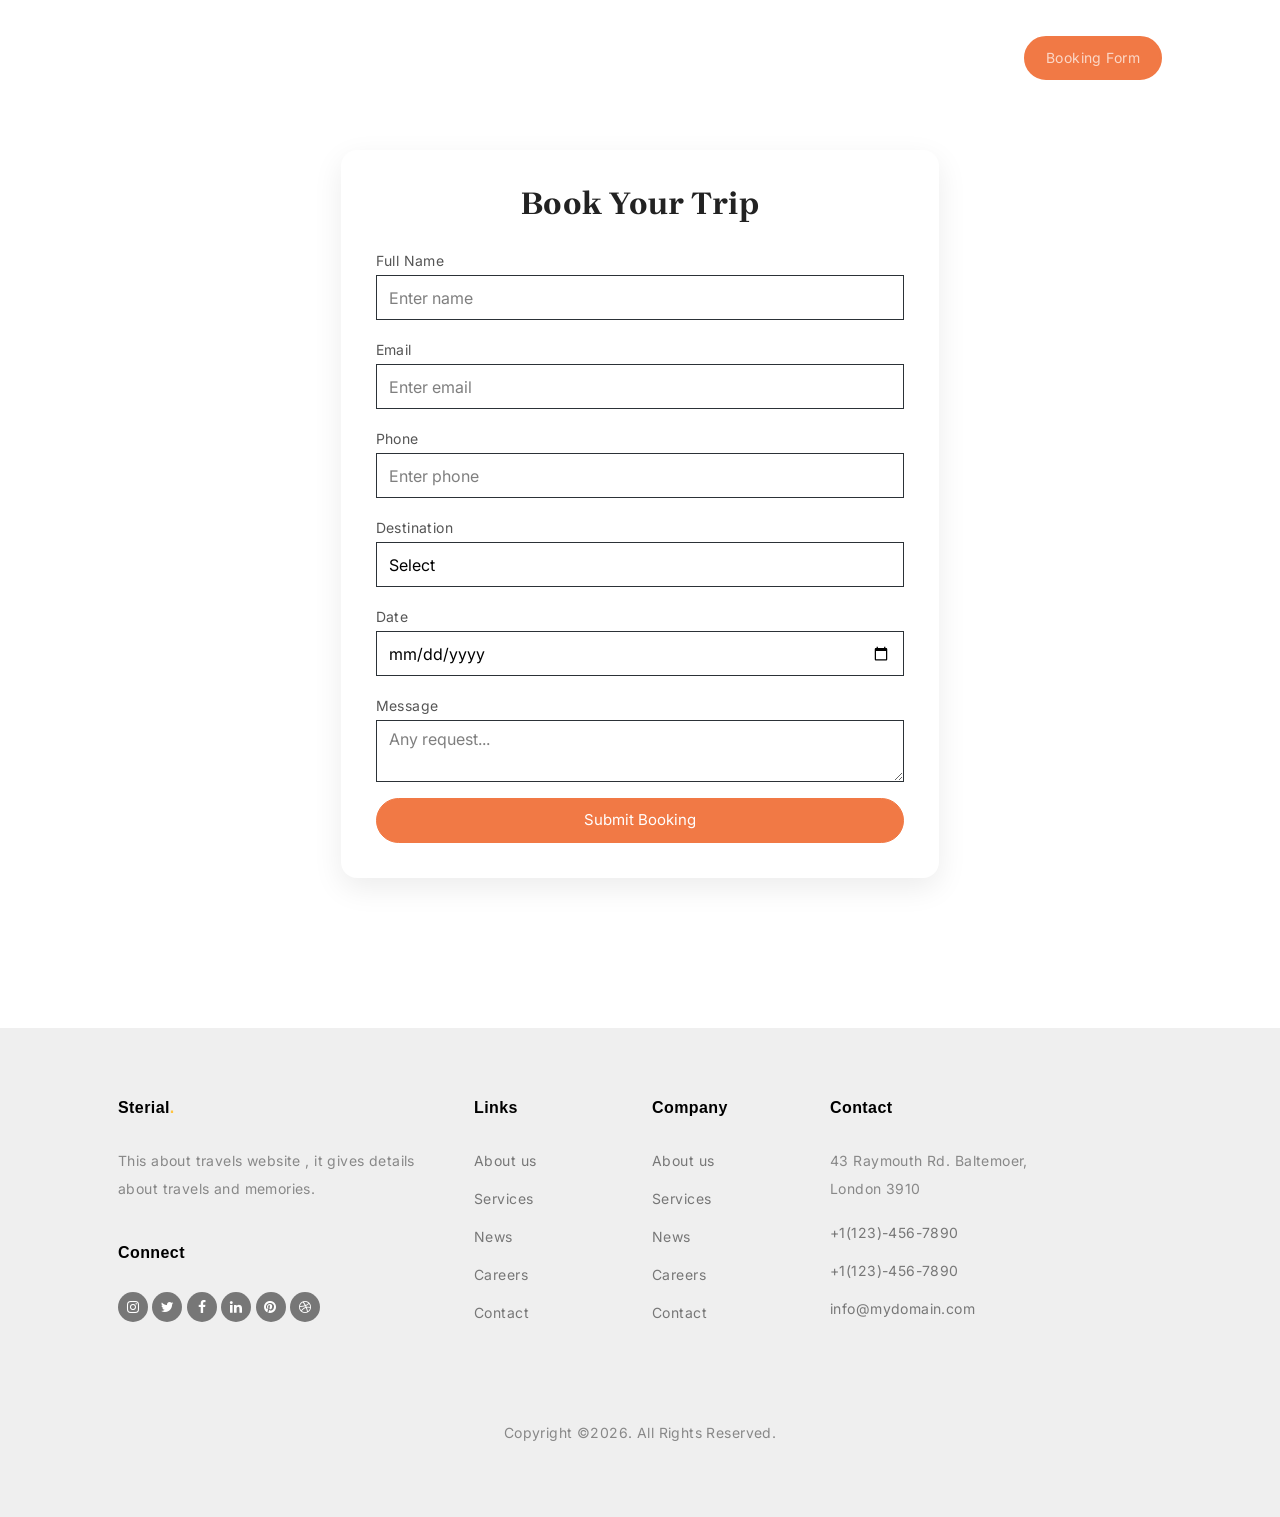
<file: booking form.html>
<!doctype html>
<html lang="en">
<head>
	<!-- Required meta tags -->
	<meta charset="utf-8">
	<meta name="viewport" content="width=device-width, initial-scale=1">
	
	<meta name="author" content="Untree.co">
	<link rel="shortcut icon" href="favicon.png">

	<meta name="description" content="" />
	<meta name="keywords" content="bootstrap, bootstrap5" />
	
	<link rel="preconnect" href="https://fonts.googleapis.com">
	<link rel="preconnect" href="https://fonts.gstatic.com" crossorigin>
	<link href="https://fonts.googleapis.com/css2?family=Brygada+1918:ital,wght@0,400;0,600;0,700;1,400&family=Inter:wght@400;700&display=swap" rel="stylesheet">

	<link rel="stylesheet" href="fonts/icomoon/style.css">
	<link rel="stylesheet" href="fonts/flaticon/font/flaticon.css">

	<link rel="stylesheet" href="css/tiny-slider.css">
	<link rel="stylesheet" href="css/aos.css">
	<link rel="stylesheet" href="css/flatpickr.min.css">
	<link rel="stylesheet" href="css/glightbox.min.css">
	<link rel="stylesheet" href="css/style.css">


	<title>Sterial &mdash; Free Bootstrap 5 Website Template by Untree.co </title>
</head>

<body>

<!-- TOP BAR -->
<div class="site-mobile-menu site-navbar-target">
  <div class="site-mobile-menu-header">
    <div class="site-mobile-menu-close">
      <span class="icofont-close js-menu-toggle"></span>
    </div>
  </div>
  <div class="site-mobile-menu-body"></div>
</div>

<nav class="site-nav mt-3">
  <div class="container">

    <div class="site-navigation">
      <div class="row">

        <!-- LOGO -->
        <div class="col-6 col-lg-3">
          <a href="index.html" class="logo m-0 float-start">Sterial</a>
        </div>

        <!-- DESKTOP MENU -->
        <div class="col-lg-6 d-none d-lg-inline-block text-center nav-center-wrap">
          <ul class="js-clone-nav text-center site-menu p-0 m-0">

            <li class="active">
              <a href="index.html">Home</a>
            </li>

            <li>
              <a href="#tour-packages">Tour Packages</a>
            </li>

            <li>
              <a href="#destination-gallery">Destination Gallery</a>
            </li>

            
<li>
              <a href="contact.html">Contact</a>
            </li>
          </ul>
        </div>

        <!-- RIGHT SIDE (CONTACT BUTTON + BURGER) -->
        <div class="col-6 col-lg-3 text-lg-end">

          <ul class="js-clone-nav d-none d-lg-inline-block text-end site-menu">
            <li class="cta-button">
              <a href="#">Booking Form</a>
            </li>
          </ul>

          <!-- MOBILE BURGER -->
          <a href="#"
             class="burger ms-auto float-end site-menu-toggle js-menu-toggle d-inline-block d-lg-none light">
            <span></span>
          </a>

        </div>

      </div>
    </div>

  </div>
</nav>	


<!-- POPUP -->
<div id="popup" class="popup">Booking Submitted Successfully ✅</div>

<!-- FORM -->
<div class="booking-section">
  <div class="container">
    <div class="row justify-content-center">
      <div class="col-lg-7">

        <div class="card-box">

          <h2 class="heading text-center mb-4">Book Your Trip</h2>

          <form id="bookingForm">

            <div class="mb-3">
              <label>Full Name</label>
              <input type="text" id="name" class="form-control" placeholder="Enter name">
            </div>

            <div class="mb-3">
              <label>Email</label>
              <input type="email" id="email" class="form-control" placeholder="Enter email">
            </div>

            <div class="mb-3">
              <label>Phone</label>
              <input type="tel" id="phone" class="form-control" placeholder="Enter phone">
            </div>

            <div class="mb-3">
              <label>Destination</label>
              <select id="destination" class="form-control">
                <option value="">Select</option>
                <option>Maldives</option>
                <option>Bali</option>
                <option>Dubai</option>
                <option>Switzerland</option>
                <option>Japan</option>
              </select>
            </div>

            <div class="mb-3">
              <label>Date</label>
              <input type="date" id="date" class="form-control">
            </div>

            <div class="mb-3">
              <label>Message</label>
              <textarea id="message" class="form-control" placeholder="Any request..."></textarea>
            </div>

            <button type="submit" class="btn btn-primary w-100">
              Submit Booking
            </button>

          </form>

        </div>

      </div>
    </div>
  </div>
</div>
	<div class="site-footer">
		<div class="container">

			<div class="row">
				<div class="col-lg-4">
					<div class="widget">
						<h3>Sterial<span class="text-primary">.</span> </h3>
						<p>This about travels website , it gives details about travels and memories.</p>
					</div> <!-- /.widget -->
					<div class="widget">
						<h3>Connect</h3>
						<ul class="list-unstyled social">
							<li><a href="#"><span class="icon-instagram"></span></a></li>
							<li><a href="#"><span class="icon-twitter"></span></a></li>
							<li><a href="#"><span class="icon-facebook"></span></a></li>
							<li><a href="#"><span class="icon-linkedin"></span></a></li>
							<li><a href="#"><span class="icon-pinterest"></span></a></li>
							<li><a href="#"><span class="icon-dribbble"></span></a></li>
						</ul>
					</div> <!-- /.widget -->
				</div> <!-- /.col-lg-3 -->

				<div class="col-lg-2 ml-auto">
					<div class="widget">
						<h3>Links</h3>
						<ul class="list-unstyled float-left links">
							<li><a href="#">About us</a></li>
							<li><a href="#">Services</a></li>
							<li><a href="#">News</a></li>
							<li><a href="#">Careers</a></li>
							<li><a href="#">Contact</a></li>
						</ul>
					</div> <!-- /.widget -->
				</div> <!-- /.col-lg-3 -->

				<div class="col-lg-2">
					<div class="widget">
						<h3>Company</h3>
						<ul class="list-unstyled float-left links">
							<li><a href="#">About us</a></li>
							<li><a href="#">Services</a></li>
							<li><a href="#">News</a></li>
							<li><a href="#">Careers</a></li>
							<li><a href="#">Contact</a></li>
						</ul>
					</div> <!-- /.widget -->
				</div> <!-- /.col-lg-3 -->


				<div class="col-lg-3">
					<div class="widget">
						<h3>Contact</h3>
						<address>43 Raymouth Rd. Baltemoer, London 3910</address>
						<ul class="list-unstyled links mb-4">
							<li><a href="tel://11234567890">+1(123)-456-7890</a></li>
							<li><a href="tel://11234567890">+1(123)-456-7890</a></li>
							<li><a href="mailto:info@mydomain.com">info@mydomain.com</a></li>
						</ul>
					</div> <!-- /.widget -->
				</div> <!-- /.col-lg-3 -->

			</div> <!-- /.row -->

			<div class="row mt-5">
				<div class="col-12 text-center">
					<p class="mb-0">Copyright &copy;<script>document.write(new Date().getFullYear());</script>. All Rights Reserved.
					</p>
				</div>
			</div> <!-- /.container -->
		</div> <!-- /.site-footer -->



<script>
  const form = document.getElementById("bookingForm");
  const popup = document.getElementById("popup");

  form.addEventListener("submit", function(e) {
    e.preventDefault();

    // Get values
    const name = document.getElementById("name").value.trim();
    const email = document.getElementById("email").value.trim();
    const phone = document.getElementById("phone").value.trim();
    const destination = document.getElementById("destination").value;
    const date = document.getElementById("date").value;

    // Simple validation
    if (!name || !email || !phone || !destination || !date) {
      alert("Please fill all required fields ❌");
      return;
    }

    // Show success popup
    popup.style.display = "block";

    setTimeout(() => {
      popup.style.display = "none";
    }, 3000);

    // Reset form
    form.reset();
  });
</script>
	<script src="js/bootstrap.bundle.min.js"></script>
		<script src="js/tiny-slider.js"></script>
		<script src="js/aos.js"></script>
		<script src="js/navbar.js"></script>
		<script src="js/counter.js"></script>
		<script src="js/rellax.js"></script>
		<script src="js/flatpickr.js"></script>
		<script src="js/glightbox.min.js"></script>
		<script src="js/custom.js"></script>

</body>
</html>
</file>
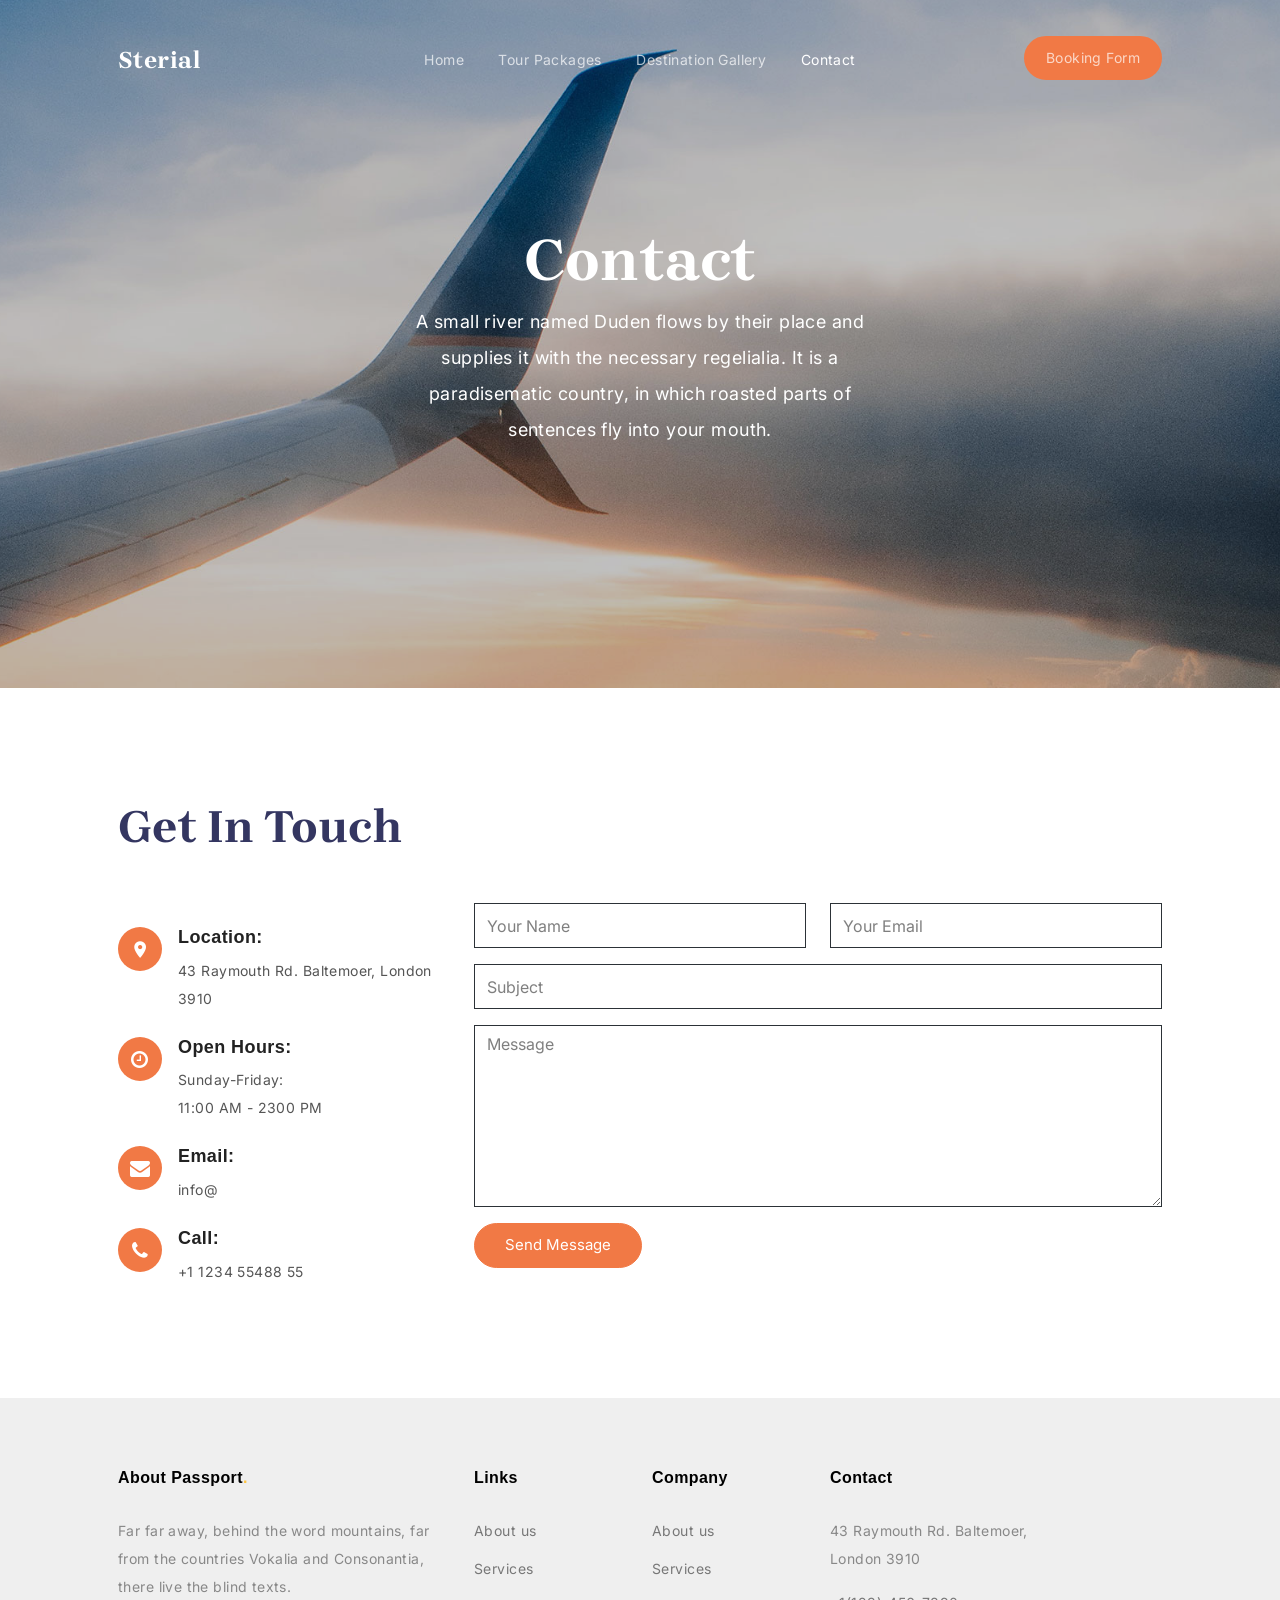
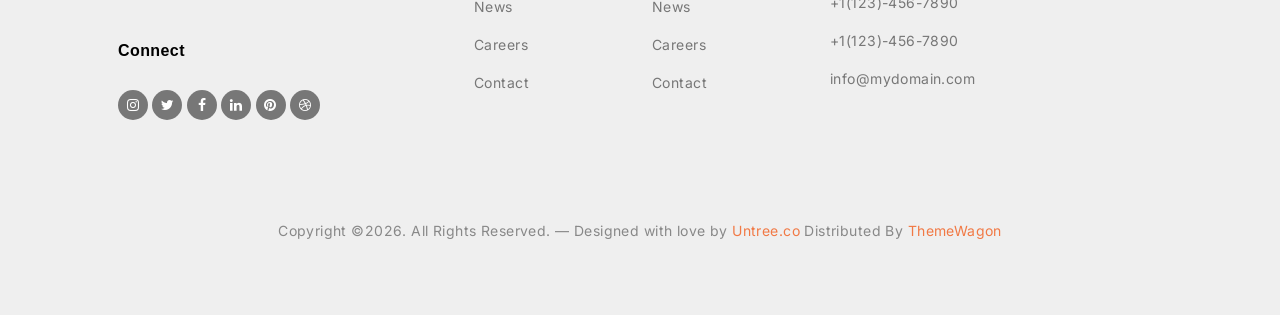
<file: contact.html>
<!-- /*
* Template Name: Sterial
* Template Author: Untree.co
* Tempalte URI: https://untree.co/
* License: https://creativecommons.org/licenses/by/3.0/
*/ -->
<!doctype html>
<html lang="en">
<head>
	<!-- Required meta tags -->
	<meta charset="utf-8">
	<meta name="viewport" content="width=device-width, initial-scale=1">
	
	<meta name="author" content="Untree.co">
	<link rel="shortcut icon" href="favicon.png">

	<meta name="description" content="" />
	<meta name="keywords" content="bootstrap, bootstrap5" />
	
	<link rel="preconnect" href="https://fonts.googleapis.com">
	<link rel="preconnect" href="https://fonts.gstatic.com" crossorigin>
	<link href="https://fonts.googleapis.com/css2?family=Brygada+1918:ital,wght@0,400;0,600;0,700;1,400&family=Inter:wght@400;700&display=swap" rel="stylesheet">

	<link rel="stylesheet" href="fonts/icomoon/style.css">
	<link rel="stylesheet" href="fonts/flaticon/font/flaticon.css">

	<link rel="stylesheet" href="css/tiny-slider.css">
	<link rel="stylesheet" href="css/aos.css">
	<link rel="stylesheet" href="css/flatpickr.min.css">
	<link rel="stylesheet" href="css/glightbox.min.css">
	<link rel="stylesheet" href="css/style.css">


	<title>Sterial &mdash; Free Bootstrap 5 Website Template by Untree.co </title>
</head>
<body>

	<div class="site-mobile-menu site-navbar-target">
		<div class="site-mobile-menu-header">
			<div class="site-mobile-menu-close">
				<span class="icofont-close js-menu-toggle"></span>
			</div>
		</div>
		<div class="site-mobile-menu-body"></div>
	</div>

	<nav class="site-nav mt-3">
		<div class="container">

			<div class="site-navigation">
				<div class="row">
					<div class="col-6 col-lg-3">
						<a href="index.html" class="logo m-0 float-start">Sterial</a>
					</div>
					<div class="col-lg-6 d-none d-lg-inline-block text-center nav-center-wrap">
						<ul class="js-clone-nav  text-center site-menu p-0 m-0">
							  <li>
              <a href="index.html">Home</a>
            </li>

            <li>
              <a href="packages.html">Tour Packages</a>
            </li>

            <li>
              <a href="destination.html">Destination Gallery</a>
            </li>

            
<li class="active">
              <a href="contact.html">Contact</a>
            </li>
					</ul>
        </div>

        <!-- RIGHT SIDE (CONTACT BUTTON + BURGER) -->
        <div class="col-6 col-lg-3 text-lg-end">

          <ul class="js-clone-nav d-none d-lg-inline-block text-end site-menu">
            <li class="cta-button">
              <a href="booking form.html">Booking Form</a>
            </li>
          </ul>

          <!-- MOBILE BURGER -->
          <a href="#"
             class="burger ms-auto float-end site-menu-toggle js-menu-toggle d-inline-block d-lg-none light">
            <span></span>
          </a>

        </div>

      </div>
    </div>

  </div>
</nav>	
	

	<div class="hero overlay">
		<div class="img-bg rellax">
			<img src="images/hero_2.jpg" alt="Image" class="img-fluid">
		</div>
		<div class="container">
			<div class="row align-items-center justify-content-start">
				<div class="col-lg-6 mx-auto text-center">
					<h1 class="heading" data-aos="fade-up">Contact</h1>
					<p data-aos="fade-up">A small river named Duden flows by their place and supplies it with the necessary regelialia. It is a paradisematic country, in which roasted parts of sentences fly into your mouth.</p>
				</div>
			</div>
		</div>
	</div>

	<div class="section">
		<div class="container">
			<div class="row">
				<div class="col-12"	data-aos="fade-up" data-aos-delay="0">
					
					<h2 class="heading mb-5">Get In Touch</h2>
				</div>
			</div>
			<div class="row">
				<div class="col-lg-4 mb-5 mb-lg-0" data-aos="fade-up" data-aos-delay="100">
					<div class="contact-info">

						<div class="address mt-4">
							<i class="icon-room"></i>
							<h4 class="mb-2">Location:</h4>
							<p>43 Raymouth Rd. Baltemoer, London 3910</p>
						</div>

						<div class="open-hours mt-4">
							<i class="icon-clock-o"></i>
							<h4 class="mb-2">Open Hours:</h4>
							<p>
								Sunday-Friday:<br>
								11:00 AM - 2300 PM
							</p>
						</div>

						<div class="email mt-4">
							<i class="icon-envelope"></i>
							<h4 class="mb-2">Email:</h4>
							<p>info@</p>
						</div>

						<div class="phone mt-4">
							<i class="icon-phone"></i>
							<h4 class="mb-2">Call:</h4>
							<p>+1 1234 55488 55</p>
						</div>

					</div>
				</div>
				<div class="col-lg-8" data-aos="fade-up" data-aos-delay="200">
					<form action="#">
						<div class="row">
							<div class="col-6 mb-3">
								<input type="text" class="form-control" placeholder="Your Name">
							</div>
							<div class="col-6 mb-3">
								<input type="email" class="form-control" placeholder="Your Email">
							</div>
							<div class="col-12 mb-3">
								<input type="text" class="form-control" placeholder="Subject">
							</div>
							<div class="col-12 mb-3">
								<textarea name="" id="" cols="30" rows="7" class="form-control" placeholder="Message"></textarea>
							</div>

							<div class="col-12">
								<input type="submit" value="Send Message" class="btn btn-primary">
							</div>
						</div>
					</form>
				</div>
			</div>
		</div>
	</div> <!-- /.untree_co-section -->

	<div class="site-footer">
		<div class="container">

			<div class="row">
				<div class="col-lg-4">
					<div class="widget">
						<h3>About Passport<span class="text-primary">.</span> </h3>
						<p>Far far away, behind the word mountains, far from the countries Vokalia and Consonantia, there live the blind texts.</p>
					</div> <!-- /.widget -->
					<div class="widget">
						<h3>Connect</h3>
						<ul class="list-unstyled social">
							<li><a href="#"><span class="icon-instagram"></span></a></li>
							<li><a href="#"><span class="icon-twitter"></span></a></li>
							<li><a href="#"><span class="icon-facebook"></span></a></li>
							<li><a href="#"><span class="icon-linkedin"></span></a></li>
							<li><a href="#"><span class="icon-pinterest"></span></a></li>
							<li><a href="#"><span class="icon-dribbble"></span></a></li>
						</ul>
					</div> <!-- /.widget -->
				</div> <!-- /.col-lg-3 -->

				<div class="col-lg-2 ml-auto">
					<div class="widget">
						<h3>Links</h3>
						<ul class="list-unstyled float-left links">
							<li><a href="#">About us</a></li>
							<li><a href="#">Services</a></li>
							<li><a href="#">News</a></li>
							<li><a href="#">Careers</a></li>
							<li><a href="#">Contact</a></li>
						</ul>
					</div> <!-- /.widget -->
				</div> <!-- /.col-lg-3 -->

				<div class="col-lg-2">
					<div class="widget">
						<h3>Company</h3>
						<ul class="list-unstyled float-left links">
							<li><a href="#">About us</a></li>
							<li><a href="#">Services</a></li>
							<li><a href="#">News</a></li>
							<li><a href="#">Careers</a></li>
							<li><a href="#">Contact</a></li>
						</ul>
					</div> <!-- /.widget -->
				</div> <!-- /.col-lg-3 -->


				<div class="col-lg-3">
					<div class="widget">
						<h3>Contact</h3>
						<address>43 Raymouth Rd. Baltemoer, London 3910</address>
						<ul class="list-unstyled links mb-4">
							<li><a href="tel://11234567890">+1(123)-456-7890</a></li>
							<li><a href="tel://11234567890">+1(123)-456-7890</a></li>
							<li><a href="mailto:info@mydomain.com">info@mydomain.com</a></li>
						</ul>
					</div> <!-- /.widget -->
				</div> <!-- /.col-lg-3 -->

			</div> <!-- /.row -->

			<div class="row mt-5">
				<div class="col-12 text-center">
					<p class="mb-0">Copyright &copy;<script>document.write(new Date().getFullYear());</script>. All Rights Reserved. &mdash; Designed with love by <a href="https://untree.co">Untree.co</a> <!-- License information: https://untree.co/license/ --> Distributed By <a href="https:/themewagon.com" target="_blank">ThemeWagon</a>
					</p>
				</div>
			</div> <!-- /.container -->
		</div> <!-- /.site-footer -->

		<!-- Preloader -->
		<div id="overlayer"></div>
		<div class="loader">
			<div class="spinner-border text-primary" role="status">
				<span class="visually-hidden">Loading...</span>
			</div>
		</div>


		<script src="js/bootstrap.bundle.min.js"></script>
		<script src="js/tiny-slider.js"></script>
		<script src="js/aos.js"></script>
		<script src="js/navbar.js"></script>
		<script src="js/counter.js"></script>
		<script src="js/rellax.js"></script>
		<script src="js/flatpickr.js"></script>
		<script src="js/glightbox.min.js"></script>
		<script src="js/custom.js"></script>
	</body>
	</html>
</file>
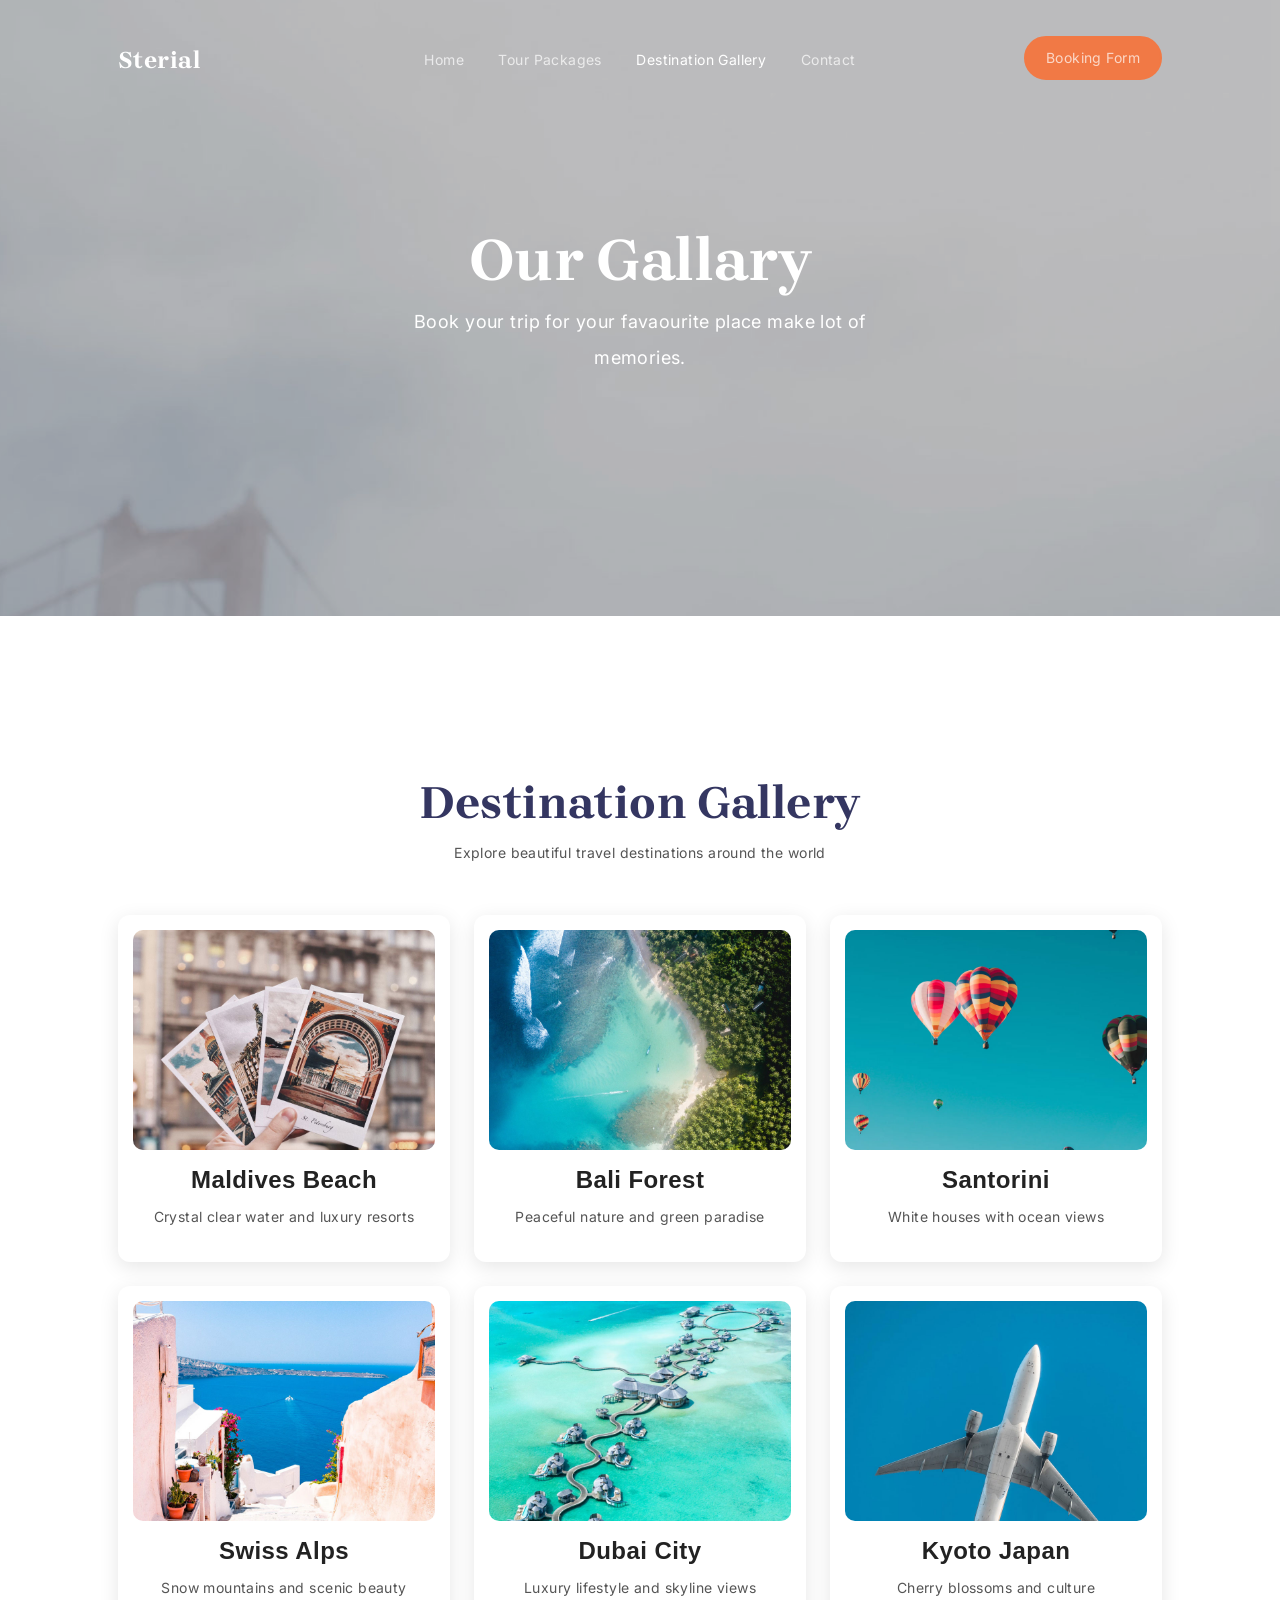
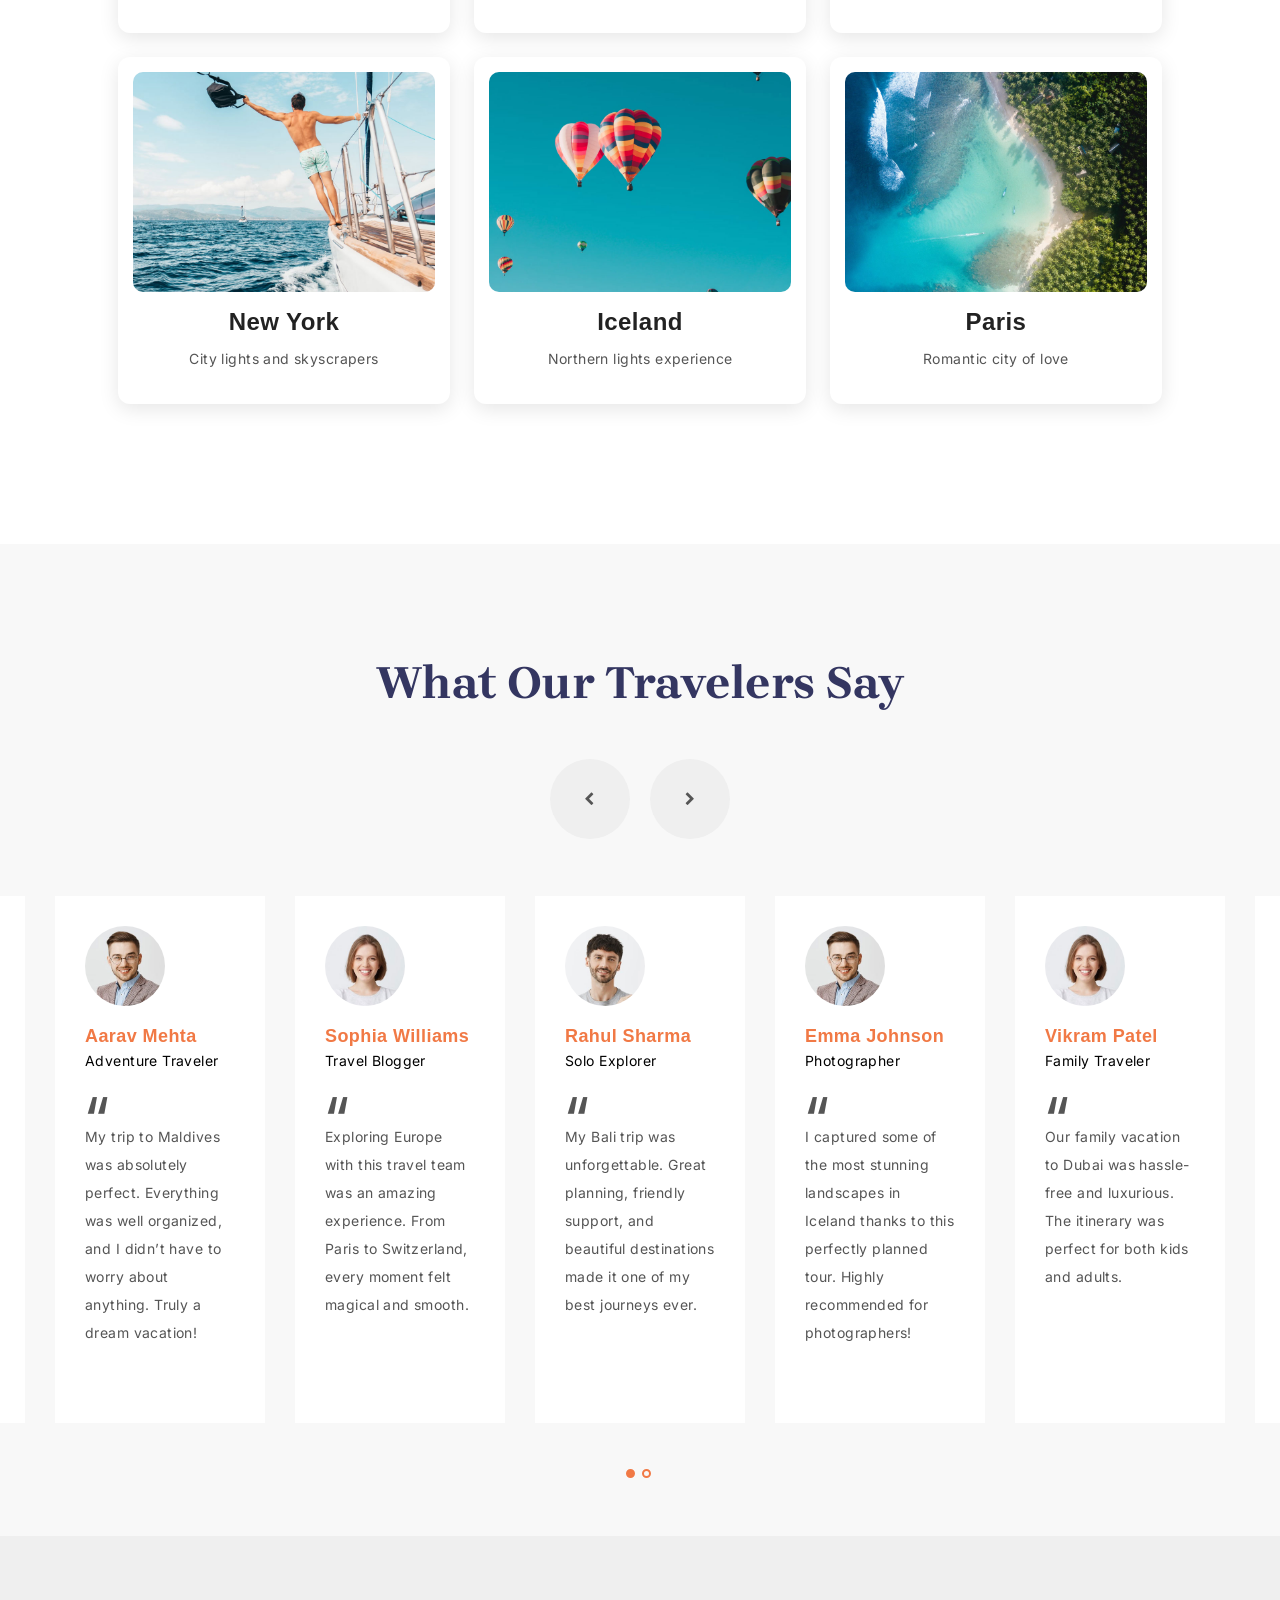
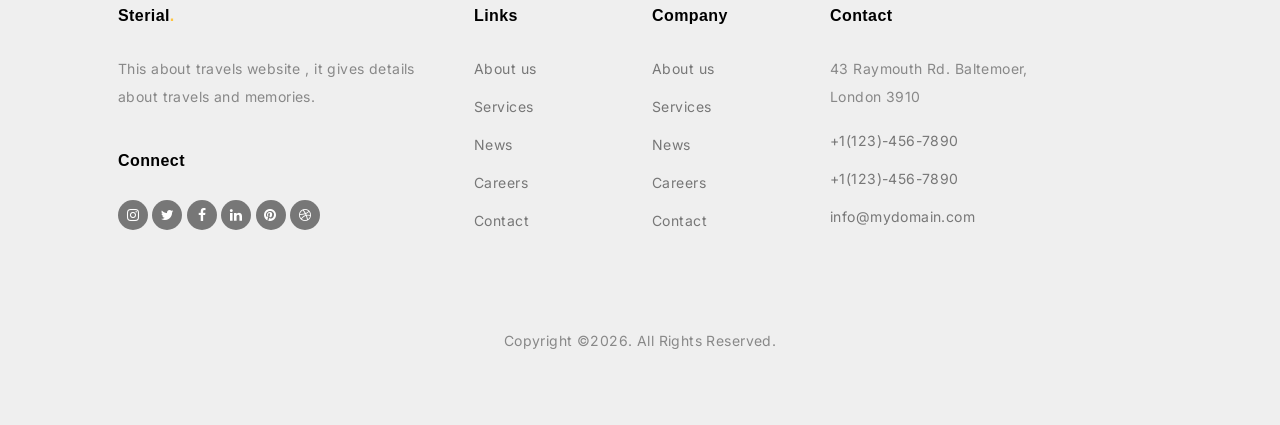
<file: destination.html>
<!doctype html>
<html lang="en">
<head>
	<!-- Required meta tags -->
	<meta charset="utf-8">
	<meta name="viewport" content="width=device-width, initial-scale=1">
	
	<meta name="author" content="Untree.co">
	<link rel="shortcut icon" href="favicon.png">

	<meta name="description" content="" />
	<meta name="keywords" content="bootstrap, bootstrap5" />
	
	<link rel="preconnect" href="https://fonts.googleapis.com">
	<link rel="preconnect" href="https://fonts.gstatic.com" crossorigin>
	<link href="https://fonts.googleapis.com/css2?family=Brygada+1918:ital,wght@0,400;0,600;0,700;1,400&family=Inter:wght@400;700&display=swap" rel="stylesheet">

	<link rel="stylesheet" href="fonts/icomoon/style.css">
	<link rel="stylesheet" href="fonts/flaticon/font/flaticon.css">

	<link rel="stylesheet" href="css/tiny-slider.css">
	<link rel="stylesheet" href="css/aos.css">
	<link rel="stylesheet" href="css/flatpickr.min.css">
	<link rel="stylesheet" href="css/glightbox.min.css">
	<link rel="stylesheet" href="css/style.css">


	<title>Sterial &mdash; Free Bootstrap 5 Website Template by Untree.co </title>
</head>

<body>

<!-- TOP BAR -->
<div class="site-mobile-menu site-navbar-target">
  <div class="site-mobile-menu-header">
    <div class="site-mobile-menu-close">
      <span class="icofont-close js-menu-toggle"></span>
    </div>
  </div>
  <div class="site-mobile-menu-body"></div>
</div>

<nav class="site-nav mt-3">
  <div class="container">

    <div class="site-navigation">
<div class="row mobile-slider">
        <!-- LOGO -->
        <div class="col-6 col-lg-3">
          <a href="index.html" class="logo m-0 float-start">Sterial</a>
        </div>

        <!-- DESKTOP MENU -->
        <div class="col-lg-6 d-none d-lg-inline-block text-center nav-center-wrap">
          <ul class="js-clone-nav text-center site-menu p-0 m-0">

            <li>
              <a href="index.html">Home</a>
            </li>

            <li>
              <a href="packages.html">Tour Packages</a>
            </li>

            <li class="active">
              <a href="destination.html">Destination Gallery</a>
            </li>

            
<li>
              <a href="contact.html">Contact</a>
            </li>
          </ul>
        </div>

        <!-- RIGHT SIDE (CONTACT BUTTON + BURGER) -->
        <div class="col-6 col-lg-3 text-lg-end">

          <ul class="js-clone-nav d-none d-lg-inline-block text-end site-menu">
            <li class="cta-button">
              <a href="#">Booking Form</a>
            </li>
          </ul>

          <!-- MOBILE BURGER -->
          <a href="#"
             class="burger ms-auto float-end site-menu-toggle js-menu-toggle d-inline-block d-lg-none light">
            <span></span>
          </a>

        </div>

      </div>
    </div>

  </div>
</nav>	
	<div class="hero overlay">
		<div class="img-bg rellax">
			<img src="images/hero_3.jpg" alt="Image" class="img-fluid">
		</div>
		<div class="container">
			<div class="row align-items-center justify-content-start">
				<div class="col-lg-6 mx-auto text-center">
					<h1 class="heading" data-aos="fade-up">Our <span>Gallary</span></h1>
          <p>Book your trip for your favaourite place make lot of memories.</p>
				</div>
			</div>
		</div>
	</div>

<div class="section">
  <div class="container mb-1 mt-5">

    <div class="text-center mb-5">
      <h2 class="heading">Destination Gallery</h2>
      <p>Explore beautiful travel destinations around the world</p>
    </div>

    <div class="row">

      <!-- ITEM 1 -->
      <div class="col-md-4 mb-4">
        <div class="destination-card">
          <img src="images/img-1.jpg" class="img-fluid" alt="">
          <h4 class="mt-3">Maldives Beach</h4>
          <p>Crystal clear water and luxury resorts</p>
        </div>
      </div>

      <!-- ITEM 2 -->
      <div class="col-md-4 mb-4">
        <div class="destination-card">
          <img src="images/img-2.jpg" class="img-fluid" alt="">
          <h4 class="mt-3">Bali Forest</h4>
          <p>Peaceful nature and green paradise</p>
        </div>
      </div>

      <!-- ITEM 3 -->
      <div class="col-md-4 mb-4">
        <div class="destination-card">
          <img src="images/img-3.jpg" class="img-fluid" alt="">
          <h4 class="mt-3">Santorini</h4>
          <p>White houses with ocean views</p>
        </div>
      </div>

      <!-- ITEM 4 -->
      <div class="col-md-4 mb-4">
        <div class="destination-card">
          <img src="images/img-4.jpg" class="img-fluid" alt="">
          <h4 class="mt-3">Swiss Alps</h4>
          <p>Snow mountains and scenic beauty</p>
        </div>
      </div>

      <!-- ITEM 5 -->
      <div class="col-md-4 mb-4">
        <div class="destination-card">
          <img src="images/img-5.jpg" class="img-fluid" alt="">
          <h4 class="mt-3">Dubai City</h4>
          <p>Luxury lifestyle and skyline views</p>
        </div>
      </div>

      <!-- ITEM 6 -->
      <div class="col-md-4 mb-4">
        <div class="destination-card">
          <img src="images/img-6.jpg" class="img-fluid" alt="">
          <h4 class="mt-3">Kyoto Japan</h4>
          <p>Cherry blossoms and culture</p>
        </div>
      </div>

      <!-- ITEM 7 -->
      <div class="col-md-4 mb-4">
        <div class="destination-card">
          <img src="images/img-7.jpg" class="img-fluid" alt="">
          <h4 class="mt-3">New York</h4>
          <p>City lights and skyscrapers</p>
        </div>
      </div>

      <!-- ITEM 8 -->
      <div class="col-md-4 mb-4">
        <div class="destination-card">
          <img src="images/img-3.jpg" class="img-fluid" alt="">
          <h4 class="mt-3">Iceland</h4>
          <p>Northern lights experience</p>
        </div>
      </div>

      <!-- ITEM 9 -->
      <div class="col-md-4 mb-4">
        <div class="destination-card">
          <img src="images/img-2.jpg" class="img-fluid" alt="">
          <h4 class="mt-3">Paris</h4>
          <p>Romantic city of love</p>
        </div>
      </div>

    </div>
  </div>
</div>
<div class="section bg-light">

	<h2 class="heading mb-5 text-center">What Our Travelers Say</h2>

	<div class="text-center mb-5">
		<div id="prevnext-testimonial">
			<span class="prev me-3" data-controls="prev">
				<span class="icon-chevron-left"></span>
			</span>
			<span class="next" data-controls="next">
				<span class="icon-chevron-right"></span>
			</span>
		</div>
	</div>

	<div class="wide-slider-testimonial-wrap">
		<div class="wide-slider-testimonial">

			<div class="item">
				<blockquote class="block-testimonial">
					<div class="author">
						<img src="images/person_1.jpg" alt="Traveller">
						<h3>Aarav Mehta</h3>
						<p class="position mb-5">Adventure Traveler</p>
					</div>
					<p>
						<div class="quote">&ldquo;</div>
						My trip to Maldives was absolutely perfect. Everything was well organized, and I didn’t have to worry about anything. Truly a dream vacation!
					</p>
				</blockquote>
			</div>

			<div class="item">
				<blockquote class="block-testimonial">
					<div class="author">
						<img src="images/person_2.jpg" alt="Traveller">
						<h3>Sophia Williams</h3>
						<p class="position mb-5">Travel Blogger</p>
					</div>
					<p>
						<div class="quote">&ldquo;</div>
						Exploring Europe with this travel team was an amazing experience. From Paris to Switzerland, every moment felt magical and smooth.
					</p>
				</blockquote>
			</div>

			<div class="item">
				<blockquote class="block-testimonial">
					<div class="author">
						<img src="images/person_3.jpg" alt="Traveller">
						<h3>Rahul Sharma</h3>
						<p class="position mb-5">Solo Explorer</p>
					</div>
					<p>
						<div class="quote">&ldquo;</div>
						My Bali trip was unforgettable. Great planning, friendly support, and beautiful destinations made it one of my best journeys ever.
					</p>
				</blockquote>
			</div>

			<div class="item">
				<blockquote class="block-testimonial">
					<div class="author">
						<img src="images/person_1.jpg" alt="Traveller">
						<h3>Emma Johnson</h3>
						<p class="position mb-5">Photographer</p>
					</div>
					<p>
						<div class="quote">&ldquo;</div>
						I captured some of the most stunning landscapes in Iceland thanks to this perfectly planned tour. Highly recommended for photographers!
					</p>
				</blockquote>
			</div>

			<div class="item">
				<blockquote class="block-testimonial">
					<div class="author">
						<img src="images/person_2.jpg" alt="Traveller">
						<h3>Vikram Patel</h3>
						<p class="position mb-5">Family Traveler</p>
					</div>
					<p>
						<div class="quote">&ldquo;</div>
						Our family vacation to Dubai was hassle-free and luxurious. The itinerary was perfect for both kids and adults.
					</p>
				</blockquote>
			</div>

			<div class="item">
				<blockquote class="block-testimonial">
					<div class="author">
						<img src="images/person_3.jpg" alt="Traveller">
						<h3>Isabella Brown</h3>
						<p class="position mb-5">Travel Enthusiast</p>
					</div>
					<p>
						<div class="quote">&ldquo;</div>
						Every destination felt like a new story. The experience was smooth, safe, and filled with unforgettable memories.
					</p>
				</blockquote>
			</div>

		</div>
	</div>

</div>	</div> <!-- /.untree_co-section -->

	<div class="site-footer">
		<div class="container">

			<div class="row">
				<div class="col-lg-4">
					<div class="widget">
						<h3>Sterial<span class="text-primary">.</span> </h3>
						<p>This about travels website , it gives details about travels and memories.</p>
					</div> <!-- /.widget -->
					<div class="widget">
						<h3>Connect</h3>
						<ul class="list-unstyled social">
							<li><a href="#"><span class="icon-instagram"></span></a></li>
							<li><a href="#"><span class="icon-twitter"></span></a></li>
							<li><a href="#"><span class="icon-facebook"></span></a></li>
							<li><a href="#"><span class="icon-linkedin"></span></a></li>
							<li><a href="#"><span class="icon-pinterest"></span></a></li>
							<li><a href="#"><span class="icon-dribbble"></span></a></li>
						</ul>
					</div> <!-- /.widget -->
				</div> <!-- /.col-lg-3 -->

				<div class="col-lg-2 ml-auto">
					<div class="widget">
						<h3>Links</h3>
						<ul class="list-unstyled float-left links">
							<li><a href="#">About us</a></li>
							<li><a href="#">Services</a></li>
							<li><a href="#">News</a></li>
							<li><a href="#">Careers</a></li>
							<li><a href="#">Contact</a></li>
						</ul>
					</div> <!-- /.widget -->
				</div> <!-- /.col-lg-3 -->

				<div class="col-lg-2">
					<div class="widget">
						<h3>Company</h3>
						<ul class="list-unstyled float-left links">
							<li><a href="#">About us</a></li>
							<li><a href="#">Services</a></li>
							<li><a href="#">News</a></li>
							<li><a href="#">Careers</a></li>
							<li><a href="#">Contact</a></li>
						</ul>
					</div> <!-- /.widget -->
				</div> <!-- /.col-lg-3 -->


				<div class="col-lg-3">
					<div class="widget">
						<h3>Contact</h3>
						<address>43 Raymouth Rd. Baltemoer, London 3910</address>
						<ul class="list-unstyled links mb-4">
							<li><a href="tel://11234567890">+1(123)-456-7890</a></li>
							<li><a href="tel://11234567890">+1(123)-456-7890</a></li>
							<li><a href="mailto:info@mydomain.com">info@mydomain.com</a></li>
						</ul>
					</div> <!-- /.widget -->
				</div> <!-- /.col-lg-3 -->

			</div> <!-- /.row -->

			<div class="row mt-5">
				<div class="col-12 text-center">
					<p class="mb-0">Copyright &copy;<script>document.write(new Date().getFullYear());</script>. All Rights Reserved.
					</p>
				</div>
			</div> <!-- /.container -->
		</div> <!-- /.site-footer -->
<script src="js/bootstrap.bundle.min.js"></script>
		<script src="js/tiny-slider.js"></script>
		<script src="js/aos.js"></script>
		<script src="js/navbar.js"></script>
		<script src="js/counter.js"></script>
		<script src="js/rellax.js"></script>
		<script src="js/flatpickr.js"></script>
		<script src="js/glightbox.min.js"></script>
		<script src="js/custom.js"></script>

</body>
</html>
</file>
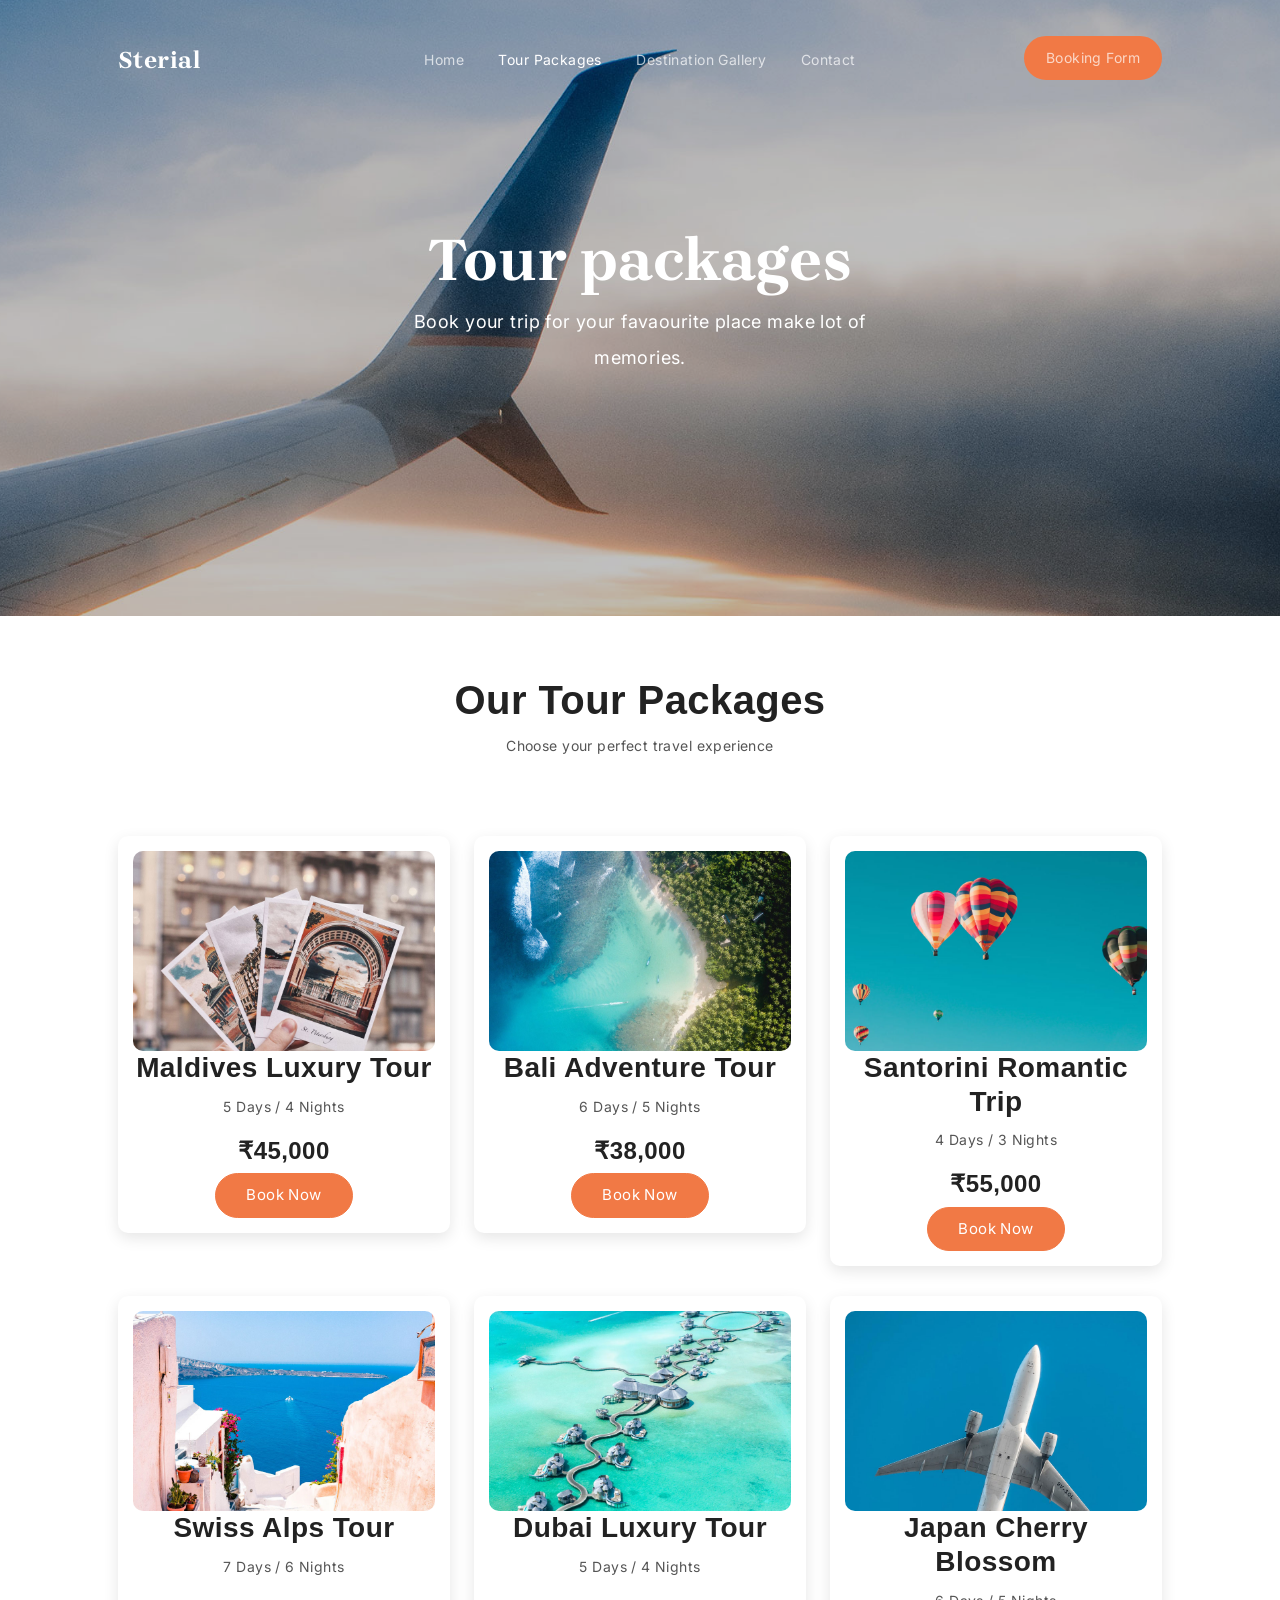
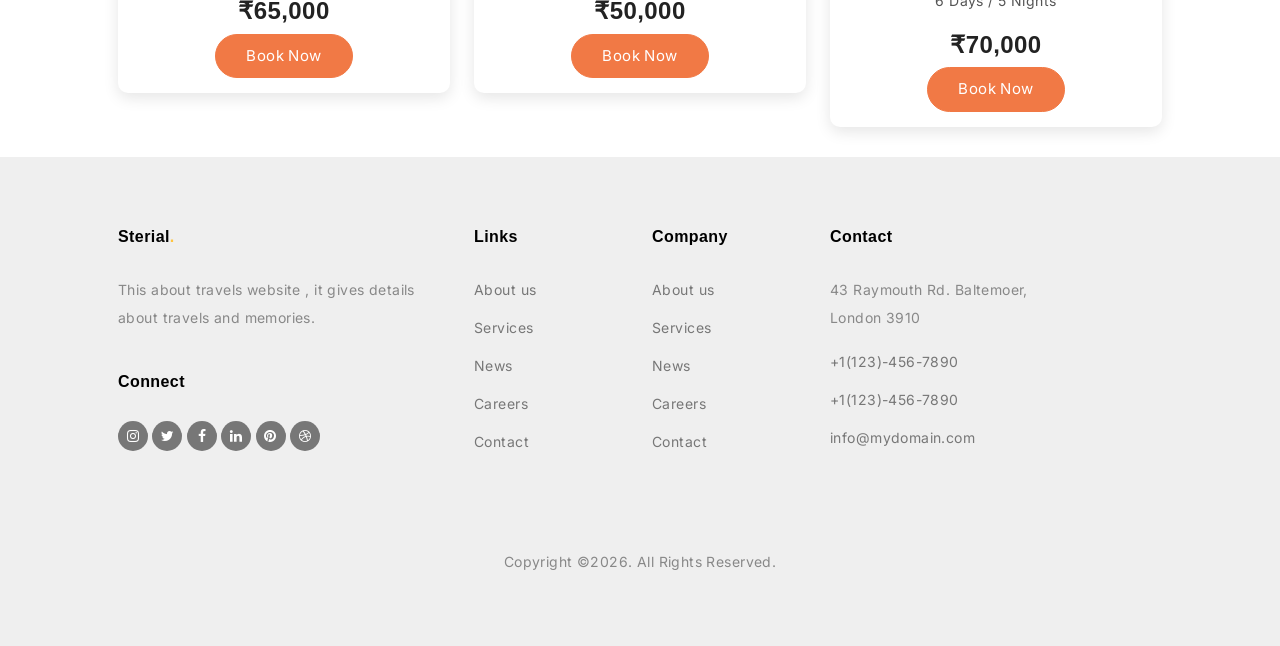
<file: packages.html>
<!doctype html>
<html lang="en">
<head>
	<!-- Required meta tags -->
	<meta charset="utf-8">
	<meta name="viewport" content="width=device-width, initial-scale=1">
	
	<meta name="author" content="Untree.co">
	<link rel="shortcut icon" href="favicon.png">

	<meta name="description" content="" />
	<meta name="keywords" content="bootstrap, bootstrap5" />
	
	<link rel="preconnect" href="https://fonts.googleapis.com">
	<link rel="preconnect" href="https://fonts.gstatic.com" crossorigin>
	<link href="https://fonts.googleapis.com/css2?family=Brygada+1918:ital,wght@0,400;0,600;0,700;1,400&family=Inter:wght@400;700&display=swap" rel="stylesheet">

	<link rel="stylesheet" href="fonts/icomoon/style.css">
	<link rel="stylesheet" href="fonts/flaticon/font/flaticon.css">

	<link rel="stylesheet" href="css/tiny-slider.css">
	<link rel="stylesheet" href="css/aos.css">
	<link rel="stylesheet" href="css/flatpickr.min.css">
	<link rel="stylesheet" href="css/glightbox.min.css">
	<link rel="stylesheet" href="css/style.css">


	<title>Sterial &mdash; Free Bootstrap 5 Website Template by Untree.co </title>
</head>

<body>

<!-- TOP BAR -->
<div class="site-mobile-menu site-navbar-target">
  <div class="site-mobile-menu-header">
    <div class="site-mobile-menu-close">
      <span class="icofont-close js-menu-toggle"></span>
    </div>
  </div>
  <div class="site-mobile-menu-body"></div>
</div>

<nav class="site-nav mt-3">
  <div class="container">

    <div class="site-navigation">
      <div class="row">

        <!-- LOGO -->
        <div class="col-6 col-lg-3">
          <a href="index.html" class="logo m-0 float-start">Sterial</a>
        </div>

        <!-- DESKTOP MENU -->
        <div class="col-lg-6 d-none d-lg-inline-block text-center nav-center-wrap">
          <ul class="js-clone-nav text-center site-menu p-0 m-0">

            <li>
              <a href="index.html">Home</a>
            </li>

            <li class="active">
              <a href="packages.html">Tour Packages</a>
            </li>

            <li>
              <a href="destination.html">Destination Gallery</a>
            </li>

            
<li>
              <a href="contact.html">Contact</a>
            </li>
          </ul>
        </div>

        <!-- RIGHT SIDE (CONTACT BUTTON + BURGER) -->
        <div class="col-6 col-lg-3 text-lg-end">

          <ul class="js-clone-nav d-none d-lg-inline-block text-end site-menu">
            <li class="cta-button">
              <a href="#">Booking Form</a>
            </li>
          </ul>

          <!-- MOBILE BURGER -->
          <a href="#"
             class="burger ms-auto float-end site-menu-toggle js-menu-toggle d-inline-block d-lg-none light">
            <span></span>
          </a>

        </div>

      </div>
    </div>

  </div>
</nav>	
	<div class="hero overlay">
		<div class="img-bg rellax">
			<img src="images/hero_2.jpg" alt="Image" class="img-fluid">
		</div>
		<div class="container">
			<div class="row align-items-center justify-content-start">
				<div class="col-lg-6 mx-auto text-center">
					<h1 class="heading" data-aos="fade-up">Tour <span>packages</span></h1>
          <p>Book your trip for your favaourite place make lot of memories.</p>
				</div>
			</div>
		</div>
	</div>


<!-- HERO -->
<div class="container text-center" style="padding:60px 0;">
  <h1>Our Tour Packages</h1>
  <p>Choose your perfect travel experience</p>
</div>

<!-- PACKAGES -->
<div class="container">

  <div class="row">

    <!-- PACKAGE 1 -->
    <div class="col-md-4">
      <div class="package-box">
        <img src="images/img-1.jpg" class="img-responsive">
        <h3>Maldives Luxury Tour</h3>
        <p>5 Days / 4 Nights</p>
        <h4>₹45,000</h4>
        <a href="booking form.html" class="btn btn-primary btn-block">Book Now</a>
      </div>
    </div>

    <!-- PACKAGE 2 -->
    <div class="col-md-4">
      <div class="package-box">
        <img src="images/img-2.jpg" class="img-responsive">
        <h3>Bali Adventure Tour</h3>
        <p>6 Days / 5 Nights</p>
        <h4>₹38,000</h4>
        <a href="booking form.html" class="btn btn-primary btn-block">Book Now</a>
      </div>
    </div>

    <!-- PACKAGE 3 -->
    <div class="col-md-4">
      <div class="package-box">
        <img src="images/img-3.jpg" class="img-responsive">
        <h3>Santorini Romantic Trip</h3>
        <p>4 Days / 3 Nights</p>
        <h4>₹55,000</h4>
        <a href="booking form.html" class="btn btn-primary btn-block">Book Now</a>
      </div>
    </div>

    <!-- PACKAGE 4 -->
    <div class="col-md-4">
      <div class="package-box">
        <img src="images/img-4.jpg" class="img-responsive">
        <h3>Swiss Alps Tour</h3>
        <p>7 Days / 6 Nights</p>
        <h4>₹65,000</h4>
        <a href="booking form.html" class="btn btn-primary btn-block">Book Now</a>
      </div>
    </div>

    <!-- PACKAGE 5 -->
    <div class="col-md-4">
      <div class="package-box">
        <img src="images/img-5.jpg" class="img-responsive">
        <h3>Dubai Luxury Tour</h3>
        <p>5 Days / 4 Nights</p>
        <h4>₹50,000</h4>
        <a href="booking form.html" class="btn btn-primary btn-block">Book Now</a>
      </div>
    </div>

    <!-- PACKAGE 6 -->
    <div class="col-md-4">
      <div class="package-box">
        <img src="images/img-6.jpg" class="img-responsive">
        <h3>Japan Cherry Blossom</h3>
        <p>6 Days / 5 Nights</p>
        <h4>₹70,000</h4>
        <a href="booking form.html" class="btn btn-primary btn-block">Book Now</a>
      </div>
    </div>

  </div>
</div>

	<div class="site-footer">
		<div class="container">

			<div class="row">
				<div class="col-lg-4">
					<div class="widget">
						<h3>Sterial<span class="text-primary">.</span> </h3>
						<p>This about travels website , it gives details about travels and memories.</p>
					</div> <!-- /.widget -->
					<div class="widget">
						<h3>Connect</h3>
						<ul class="list-unstyled social">
							<li><a href="#"><span class="icon-instagram"></span></a></li>
							<li><a href="#"><span class="icon-twitter"></span></a></li>
							<li><a href="#"><span class="icon-facebook"></span></a></li>
							<li><a href="#"><span class="icon-linkedin"></span></a></li>
							<li><a href="#"><span class="icon-pinterest"></span></a></li>
							<li><a href="#"><span class="icon-dribbble"></span></a></li>
						</ul>
					</div> <!-- /.widget -->
				</div> <!-- /.col-lg-3 -->

				<div class="col-lg-2 ml-auto">
					<div class="widget">
						<h3>Links</h3>
						<ul class="list-unstyled float-left links">
							<li><a href="#">About us</a></li>
							<li><a href="#">Services</a></li>
							<li><a href="#">News</a></li>
							<li><a href="#">Careers</a></li>
							<li><a href="#">Contact</a></li>
						</ul>
					</div> <!-- /.widget -->
				</div> <!-- /.col-lg-3 -->

				<div class="col-lg-2">
					<div class="widget">
						<h3>Company</h3>
						<ul class="list-unstyled float-left links">
							<li><a href="#">About us</a></li>
							<li><a href="#">Services</a></li>
							<li><a href="#">News</a></li>
							<li><a href="#">Careers</a></li>
							<li><a href="#">Contact</a></li>
						</ul>
					</div> <!-- /.widget -->
				</div> <!-- /.col-lg-3 -->


				<div class="col-lg-3">
					<div class="widget">
						<h3>Contact</h3>
						<address>43 Raymouth Rd. Baltemoer, London 3910</address>
						<ul class="list-unstyled links mb-4">
							<li><a href="tel://11234567890">+1(123)-456-7890</a></li>
							<li><a href="tel://11234567890">+1(123)-456-7890</a></li>
							<li><a href="mailto:info@mydomain.com">info@mydomain.com</a></li>
						</ul>
					</div> <!-- /.widget -->
				</div> <!-- /.col-lg-3 -->

			</div> <!-- /.row -->

			<div class="row mt-5">
				<div class="col-12 text-center">
					<p class="mb-0">Copyright &copy;<script>document.write(new Date().getFullYear());</script>. All Rights Reserved.
					</p>
				</div>
			</div> <!-- /.container -->
		</div> <!-- /.site-footer -->
<script src="js/bootstrap.bundle.min.js"></script>
		<script src="js/tiny-slider.js"></script>
		<script src="js/aos.js"></script>
		<script src="js/navbar.js"></script>
		<script src="js/counter.js"></script>
		<script src="js/rellax.js"></script>
		<script src="js/flatpickr.js"></script>
		<script src="js/glightbox.min.js"></script>
		<script src="js/custom.js"></script>

</body>
</html>
</file>
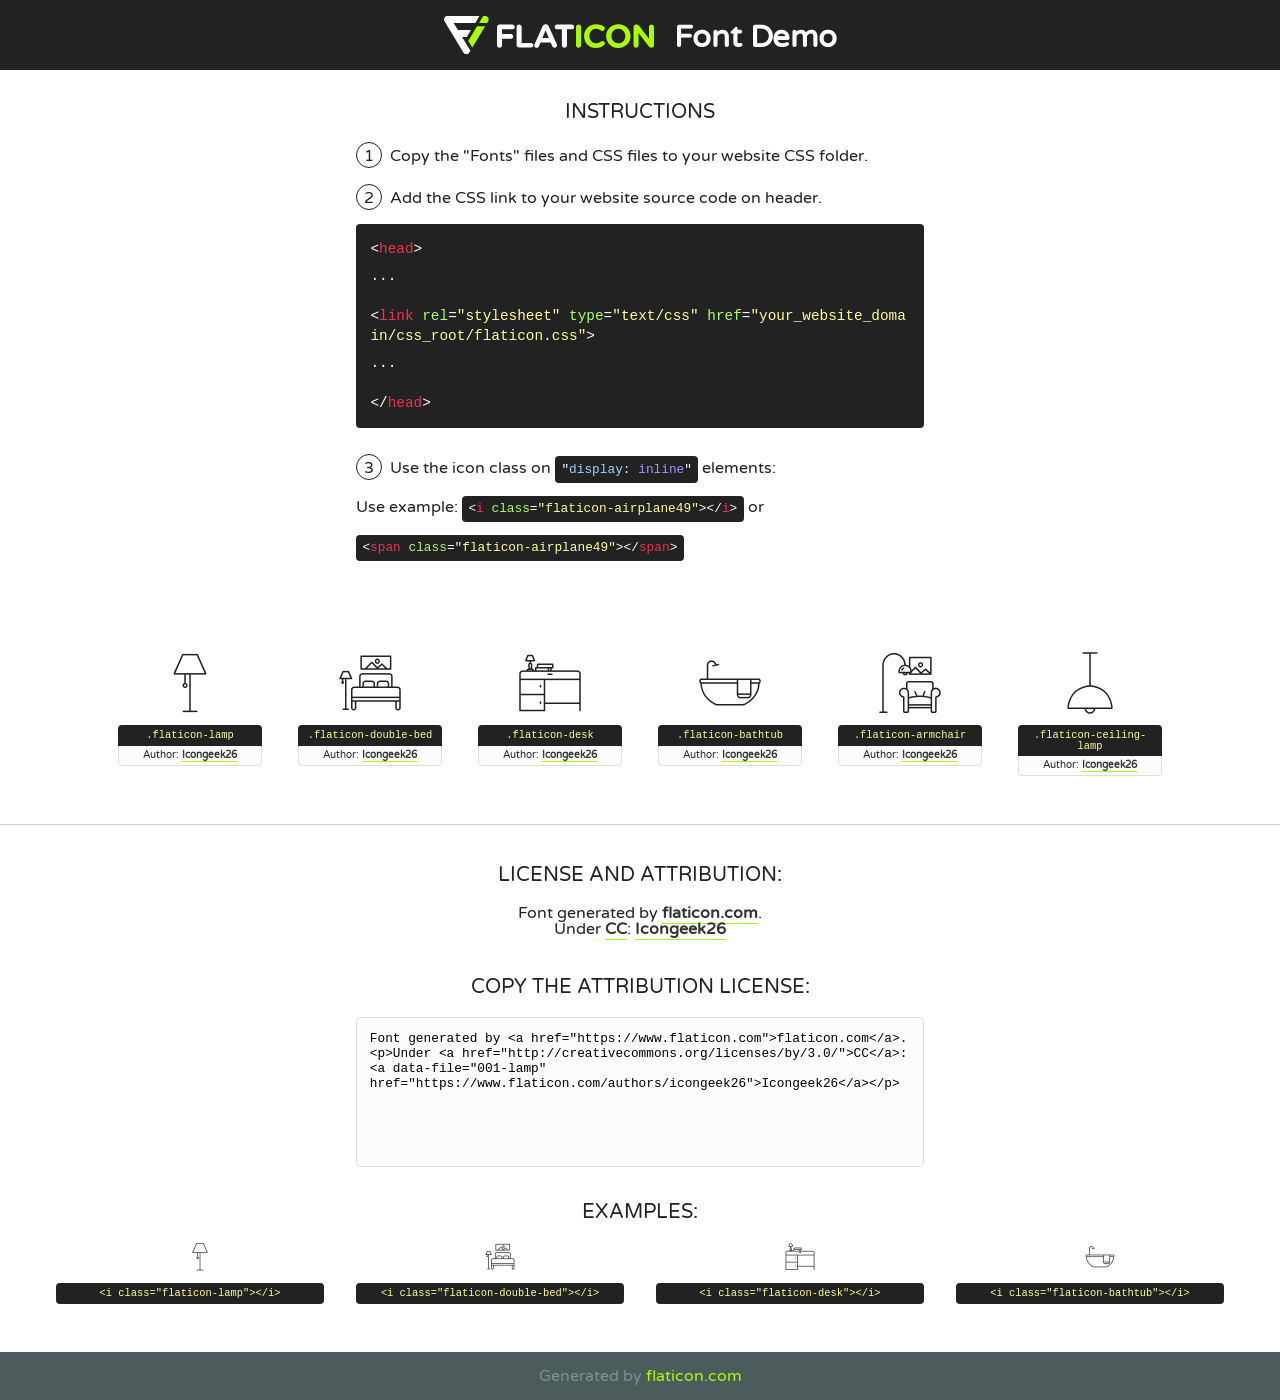
<file: fonts/flaticon/font/flaticon.html>
<!DOCTYPE html>
<!--
  Flaticon icon font: Flaticon
  Creation date: 01/12/2020 12:51
-->
<html>
<!DOCTYPE html>
<html>

<head>
    <title>Flaticon WebFont</title>
    <link href="http://fonts.googleapis.com/css?family=Varela+Round" rel="stylesheet" type="text/css" />
    <link rel="stylesheet" type="text/css" href="flaticon.css">
    <meta charset="UTF-8">
    <style>
    html, body, div, span, applet, object, iframe,
    h1, h2, h3, h4, h5, h6, p, blockquote, pre,
    a, abbr, acronym, address, big, cite, code,
    del, dfn, em, img, ins, kbd, q, s, samp,
    small, strike, strong, sub, sup, tt, var,
    b, u, i, center,
    dl, dt, dd, ol, ul, li,
    fieldset, form, label, legend,
    table, caption, tbody, tfoot, thead, tr, th, td,
    article, aside, canvas, details, embed, 
    figure, figcaption, footer, header, hgroup, 
    menu, nav, output, ruby, section, summary,
    time, mark, audio, video {
        margin: 0;
        padding: 0;
        border: 0;
        font-size: 100%;
        font: inherit;
        vertical-align: baseline;
    }
    /* HTML5 display-role reset for older browsers */
    article, aside, details, figcaption, figure, 
    footer, header, hgroup, menu, nav, section {
        display: block;
    }
    body {
        line-height: 1;
    }
    ol, ul {
        list-style: none;
    }
    blockquote, q {
        quotes: none;
    }
    blockquote:before, blockquote:after,
    q:before, q:after {
        content: '';
        content: none;
    }
    table {
        border-collapse: collapse;
        border-spacing: 0;
    }
    body {
        font-family: 'Varela Round', Helvetica, Arial, sans-serif;
        font-size: 16px;
        color: #222;
    }
    a {
        color: #333;
        border-bottom: 1px solid #a9fd00;
        font-weight: bold;
        text-decoration: none;
    }
    * {
        -moz-box-sizing: border-box;
        -webkit-box-sizing: border-box;
        box-sizing: border-box;
        margin: 0;
        padding: 0;
    }
    [class^="flaticon-"]:before, [class*=" flaticon-"]:before, [class^="flaticon-"]:after, [class*=" flaticon-"]:after {
        font-family: Flaticon;
        font-size: 30px;
        font-style: normal;
        margin-left: 20px;
        color: #333;
    }
    .wrapper {
        max-width: 600px;
        margin: auto;
        padding: 0 1em;
    }
    .title {
        font-size: 1.25em;
        text-align: center;
        margin-bottom: 1em;
        text-transform: uppercase;
    }
    header {
        text-align: center;
        background-color: #222;
        color: #fff;
        padding: 1em;
    }
    header .logo {
        width: 210px;
        height: 38px;
        display: inline-block;
        vertical-align: middle;
        margin-right: 1em;
        border: none;
    }
    header strong {
        font-size: 1.95em;
        font-weight: bold;
        vertical-align: middle;
        margin-top: 5px;
        display: inline-block;
    }
    .demo {
        margin: 2em auto;
        line-height: 1.25em;
    }
    .demo ul li {
        margin-bottom: 1em;
    }
    .demo ul li .num {
        color: #222;
        border-radius: 20px;
        display: inline-block;
        width: 26px;
        padding: 3px;
        height: 26px;
        text-align: center;
        margin-right: 0.5em;
        border: 1px solid #222;
    }
    .demo ul li code {
        background-color: #222;
        border-radius: 4px;
        padding: 0.25em 0.5em;
        display: inline-block;
        color: #fff;
        font-family: Consolas,Monaco,Lucida Console,Liberation Mono,DejaVu Sans Mono,Bitstream Vera Sans Mono,Courier New, monospace;
        font-weight: lighter;
        margin-top: 1em;
        font-size: 0.8em;
        word-break: break-all;
    }
    .demo ul li code.big {
        padding: 1em;
        font-size: 0.9em;
    }
    .demo ul li code .red {
        color: #EF3159;
    }
    .demo ul li code .green {
        color: #ACFF65;
    }
    .demo ul li code .yellow {
        color: #FFFF99;
    }
    .demo ul li code .blue {
        color: #99D3FF;
    }
    .demo ul li code .purple {
        color: #A295FF;
    }
    .demo ul li code .dots {
        margin-top: 0.5em;
        display: block;
    }
    #glyphs {
        border-bottom: 1px solid #ccc;
        padding: 2em 0;
        text-align: center;
    }
    .glyph {
        display: inline-block;
        width: 9em;
        margin: 1em;
        text-align: center;
        vertical-align: top;
        background: #FFF;
    }
    .glyph .glyph-icon {
        padding: 10px;
        display: block;
        font-family:"Flaticon";
        font-size: 64px;
        line-height: 1;
    }
    .glyph .glyph-icon:before {
        font-size: 64px;
        color: #222;
        margin-left: 0;
    }
    .class-name {
        font-size: 0.65em;
        background-color: #222;
        color: #fff;
        border-radius: 4px 4px 0 0;
        padding: 0.5em;
        color: #FFFF99;
        font-family: Consolas,Monaco,Lucida Console,Liberation Mono,DejaVu Sans Mono,Bitstream Vera Sans Mono,Courier New, monospace;
    }
    .author-name {
        font-size: 0.6em;
        background-color: #fcfcfd;
        border: 1px solid #DEDEE4;
        border-top: 0;
        border-radius: 0 0 4px 4px;
        padding: 0.5em;
    }
    .class-name:last-child {
        font-size: 10px;
        color:#888;
    }
    .class-name:last-child a {
        font-size: 10px;
        color:#555;
    }
    .class-name:last-child a:hover {
        color:#a9fd00;
    }
    .glyph > input {
        display: block;
        width: 100px;
        margin: 5px auto;
        text-align: center;
        font-size: 12px;
        cursor: text;
    }
    .glyph > input.icon-input {
        font-family:"Flaticon";
        font-size: 16px;
        margin-bottom: 10px;
    }
    .attribution .title {
        margin-top: 2em;
    }
    .attribution textarea {
        background-color: #fcfcfd;
        padding: 1em;
        border: none;
        box-shadow: none;
        border: 1px solid #DEDEE4;
        border-radius: 4px;
        resize: none;
        width: 100%;
        height: 150px;
        font-size: 0.8em;
        font-family: Consolas,Monaco,Lucida Console,Liberation Mono,DejaVu Sans Mono,Bitstream Vera Sans Mono,Courier New, monospace;
        -webkit-appearance: none;
    }
    .iconsuse {
        margin: 2em auto;
        text-align: center;
        max-width: 1200px;
    }
    .iconsuse:after {
        content: '';
        display: table;
        clear: both;
    }
    .iconsuse .image {
        float: left;
        width: 25%;
        padding: 0 1em;
    }
    .iconsuse .image p {
        margin-bottom: 1em;
    }
    .iconsuse .image span {
        display: block;
        font-size: 0.65em;
        background-color: #222;
        color: #fff;
        border-radius: 4px;
        padding: 0.5em;
        color: #FFFF99;
        margin-top: 1em;
        font-family: Consolas,Monaco,Lucida Console,Liberation Mono,DejaVu Sans Mono,Bitstream Vera Sans Mono,Courier New, monospace;
    }
    #footer {
        text-align: center;
        background-color: #4C5B5C;
        color: #7c9192;
        padding: 1em;
    }
    #footer a {
        border: none;
        color: #a9fd00;
        font-weight: normal;
    }
    @media (max-width: 960px) {
        .iconsuse .image {
            width: 50%;
        }
    }
    @media (max-width: 560px) {
        .iconsuse .image {
            width: 100%;
        }
    }
    </style>
</head>

<body class="characters-off">

    <header>
        <a href="https://www.flaticon.com" target="_blank" class="logo">
            <svg version="1.1" xmlns="http://www.w3.org/2000/svg" xmlns:xlink="http://www.w3.org/1999/xlink" xmlns:a="http://ns.adobe.com/AdobeSVGViewerExtensions/3.0/" viewBox="0 0 560.875 102.036" enable-background="new 0 0 560.875 102.036" xml:space="preserve">
                <defs>
                </defs>
                <g>
                    <g class="letters">
                        <path fill="#ffffff" d="M141.596,29.675c0-3.777,2.985-6.767,6.764-6.767h34.438c3.426,0,6.15,2.728,6.15,6.15
                        c0,3.43-2.724,6.149-6.15,6.149h-27.674v13.091h23.719c3.429,0,6.151,2.724,6.151,6.15c0,3.43-2.723,6.149-6.151,6.149h-23.719
                        v17.574c0,3.773-2.986,6.761-6.764,6.761c-3.779,0-6.764-2.989-6.764-6.761V29.675z"></path>
                        <path fill="#ffffff" d="M193.844,29.149c0-3.781,2.985-6.767,6.764-6.767c3.776,0,6.763,2.985,6.763,6.767v42.957h25.039
                        c3.426,0,6.149,2.726,6.149,6.153c0,3.425-2.723,6.15-6.149,6.15h-31.802c-3.779,0-6.764-2.986-6.764-6.768V29.149z"></path>
                        <path fill="#ffffff" d="M241.891,75.71l21.438-48.407c1.492-3.341,4.215-5.357,7.906-5.357h0.792
                        c3.686,0,6.323,2.017,7.815,5.357l21.439,48.407c0.436,0.967,0.701,1.845,0.701,2.723c0,3.602-2.809,6.501-6.414,6.501
                        c-3.161,0-5.269-1.845-6.499-4.655l-4.132-9.661h-27.059l-4.301,10.102c-1.144,2.631-3.426,4.214-6.237,4.214
                        c-3.517,0-6.24-2.81-6.24-6.325C241.1,77.64,241.451,76.677,241.891,75.71z M279.932,58.666l-8.521-20.297l-8.526,20.297H279.932
                        z"></path>
                        <path fill="#ffffff" d="M314.864,35.387H301.86c-3.429,0-6.239-2.813-6.239-6.238c0-3.429,2.811-6.24,6.239-6.24h39.533
                        c3.426,0,6.237,2.811,6.237,6.24c0,3.425-2.811,6.238-6.237,6.238h-13.001v42.785c0,3.773-2.99,6.761-6.764,6.761
                        c-3.779,0-6.764-2.989-6.764-6.761V35.387z"></path>
                        <path fill="#A9FD00" d="M352.615,29.149c0-3.781,2.985-6.767,6.767-6.767c3.774,0,6.761,2.985,6.761,6.767v49.024
                        c0,3.773-2.987,6.761-6.761,6.761c-3.781,0-6.767-2.989-6.767-6.761V29.149z"></path>
                        <path fill="#A9FD00" d="M374.132,53.836v-0.179c0-17.481,13.178-31.801,32.065-31.801c9.22,0,15.459,2.458,20.557,6.238
                        c1.402,1.054,2.637,2.985,2.637,5.357c0,3.692-2.985,6.59-6.681,6.59c-1.845,0-3.071-0.702-4.044-1.319
                        c-3.776-2.813-7.729-4.393-12.562-4.393c-10.364,0-17.831,8.611-17.831,19.154v0.173c0,10.542,7.291,19.329,17.831,19.329
                        c5.715,0,9.492-1.756,13.359-4.834c1.049-0.874,2.458-1.491,4.039-1.491c3.429,0,6.325,2.813,6.325,6.236
                        c0,2.106-1.056,3.78-2.282,4.834c-5.539,4.834-12.036,7.733-21.878,7.733C387.572,85.464,374.132,71.493,374.132,53.836z"></path>
                        <path fill="#A9FD00" d="M433.009,53.836v-0.179c0-17.481,13.79-31.801,32.766-31.801c18.981,0,32.592,14.143,32.592,31.628v0.173
                        c0,17.483-13.785,31.807-32.769,31.807C446.625,85.464,433.009,71.32,433.009,53.836z M484.224,53.836v-0.179
                        c0-10.539-7.725-19.326-18.626-19.326c-10.893,0-18.449,8.611-18.449,19.154v0.173c0,10.542,7.73,19.329,18.626,19.329
                        C476.676,72.986,484.224,64.378,484.224,53.836z"></path>
                        <path fill="#A9FD00" d="M506.233,29.321c0-3.774,2.99-6.763,6.767-6.763h1.401c3.252,0,5.183,1.583,7.029,3.953l26.093,34.265
                        V29.059c0-3.692,2.99-6.677,6.681-6.677c3.683,0,6.671,2.985,6.671,6.677v48.934c0,3.78-2.987,6.765-6.764,6.765h-0.436
                        c-3.257,0-5.188-1.581-7.034-3.953l-27.056-35.492v32.944c0,3.687-2.985,6.676-6.678,6.676c-3.683,0-6.673-2.989-6.673-6.676
                        V29.321z"></path>
                    </g>
                    <g class="insignia">
                        <path fill="#ffffff" d="M48.372,56.137h12.517l11.156-18.537H37.186L25.688,18.539h57.825L94.668,0H9.271
                        C5.925,0,2.842,1.801,1.198,4.716c-1.644,2.907-1.593,6.482,0.134,9.343l50.38,83.501c1.678,2.781,4.689,4.476,7.938,4.476
                        c3.246,0,6.257-1.695,7.935-4.476l2.898-4.804L48.372,56.137z"></path>
                        <g class="i">
                            <path fill="#A9FD00" d="M93.575,18.539h0.031v0.004l21.652,0.004l2.705-4.488c1.727-2.861,1.778-6.436,0.133-9.343
                            C116.454,1.801,113.371,0,110.026,0h-5.294L93.575,18.539z"></path>
                            <polygon fill="#A9FD00" points="88.291,27.356 64.725,66.486 75.519,84.404 109.942,27.356"></polygon>
                        </g>
                    </g>
                </g>
            </svg>
        </a>
        <strong>Font Demo</strong>
    </header>


    <section class="demo wrapper">

        <p class="title">Instructions</p>

        <ul>
            <li>
                <span class="num">1</span>Copy the "Fonts" files and CSS files to your website CSS folder.
            </li>
            <li>
                <span class="num">2</span>Add the CSS link to your website source code on header.
                <code class="big">
                    &lt;<span class="red">head</span>&gt;
                    <br/><span class="dots">...</span>
                    <br/>&lt;<span class="red">link</span> <span class="green">rel</span>=<span class="yellow">"stylesheet"</span> <span class="green">type</span>=<span class="yellow">"text/css"</span> <span class="green">href</span>=<span class="yellow">"your_website_domain/css_root/flaticon.css"</span>&gt;
                    <br/><span class="dots">...</span>
                    <br/>&lt;/<span class="red">head</span>&gt;
                </code>
            </li>

            <li>
                <p>
                    <span class="num">3</span>Use the icon class on <code>"<span class="blue">display</span>:<span class="purple"> inline</span>"</code> elements:
                    <br />
                    Use example: <code>&lt;<span class="red">i</span> <span class="green">class</span>=<span class="yellow">&quot;flaticon-airplane49&quot;</span>&gt;&lt;/<span class="red">i</span>&gt;</code> or <code>&lt;<span class="red">span</span> <span class="green">class</span>=<span class="yellow">&quot;flaticon-airplane49&quot;</span>&gt;&lt;/<span class="red">span</span>&gt;</code>
            </li>
        </ul>

    </section>




   <section id="glyphs">          
    
      
        <div class="glyph"><div class="glyph-icon flaticon-lamp"></div>
            <div class="class-name">.flaticon-lamp</div>
            <div class="author-name">Author: <a data-file="001-lamp" href="https://www.flaticon.com/authors/icongeek26">Icongeek26</a> </div> 
        </div>        
        
        <div class="glyph"><div class="glyph-icon flaticon-double-bed"></div>
            <div class="class-name">.flaticon-double-bed</div>
            <div class="author-name">Author: <a data-file="002-double-bed" href="https://www.flaticon.com/authors/icongeek26">Icongeek26</a> </div> 
        </div>        
        
        <div class="glyph"><div class="glyph-icon flaticon-desk"></div>
            <div class="class-name">.flaticon-desk</div>
            <div class="author-name">Author: <a data-file="003-desk" href="https://www.flaticon.com/authors/icongeek26">Icongeek26</a> </div> 
        </div>        
        
        <div class="glyph"><div class="glyph-icon flaticon-bathtub"></div>
            <div class="class-name">.flaticon-bathtub</div>
            <div class="author-name">Author: <a data-file="004-bathtub" href="https://www.flaticon.com/authors/icongeek26">Icongeek26</a> </div> 
        </div>        
        
        <div class="glyph"><div class="glyph-icon flaticon-armchair"></div>
            <div class="class-name">.flaticon-armchair</div>
            <div class="author-name">Author: <a data-file="005-armchair" href="https://www.flaticon.com/authors/icongeek26">Icongeek26</a> </div> 
        </div>        
        
        <div class="glyph"><div class="glyph-icon flaticon-ceiling-lamp"></div>
            <div class="class-name">.flaticon-ceiling-lamp</div>
            <div class="author-name">Author: <a data-file="006-ceiling-lamp" href="https://www.flaticon.com/authors/icongeek26">Icongeek26</a> </div> 
        </div>        
        

    </section>



    <section class="attribution wrapper"   style="text-align:center;">

      <div class="title">License and attribution:</div><div class="attrDiv">Font generated by <a href="https://www.flaticon.com">flaticon.com</a>. <div><p>Under <a href="http://creativecommons.org/licenses/by/3.0/">CC</a>: <a data-file="001-lamp" href="https://www.flaticon.com/authors/icongeek26">Icongeek26</a></p>  </div>
      </div>
      <div class="title">Copy the Attribution License:</div>

    <textarea onclick="this.focus();this.select();">Font generated by &lt;a href=&quot;https://www.flaticon.com&quot;&gt;flaticon.com&lt;/a&gt;. <p>Under <a href="http://creativecommons.org/licenses/by/3.0/">CC</a>: <a data-file="001-lamp" href="https://www.flaticon.com/authors/icongeek26">Icongeek26</a></p>  
     </textarea>

    </section>

    <section class="iconsuse">

          <div class="title">Examples:</div>            
             
            <div class="image">
                <p>
                    <i class="glyph-icon flaticon-lamp"></i> 
                    <span>&lt;i class=&quot;flaticon-lamp&quot;&gt;&lt;/i&gt;</span>
                </p>
            </div>
            
            <div class="image">
                <p>
                    <i class="glyph-icon flaticon-double-bed"></i> 
                    <span>&lt;i class=&quot;flaticon-double-bed&quot;&gt;&lt;/i&gt;</span>
                </p>
            </div>
            
            <div class="image">
                <p>
                    <i class="glyph-icon flaticon-desk"></i> 
                    <span>&lt;i class=&quot;flaticon-desk&quot;&gt;&lt;/i&gt;</span>
                </p>
            </div>
            
            <div class="image">
                <p>
                    <i class="glyph-icon flaticon-bathtub"></i> 
                    <span>&lt;i class=&quot;flaticon-bathtub&quot;&gt;&lt;/i&gt;</span>
                </p>
            </div>
                       
        </div>
                            
    </section>

<div id="footer">
    <div>Generated by <a href="https://www.flaticon.com">flaticon.com</a>
    </div>
</div>



</body>
</html>
</file>
<file: fonts/icomoon/style.css>
@font-face {
  font-family: 'icomoon';
  src:  url('fonts/icomoon.eot?10si43');
  src:  url('fonts/icomoon.eot?10si43#iefix') format('embedded-opentype'),
    url('fonts/icomoon.ttf?10si43') format('truetype'),
    url('fonts/icomoon.woff?10si43') format('woff'),
    url('fonts/icomoon.svg?10si43#icomoon') format('svg');
  font-weight: normal;
  font-style: normal;
}

[class^="icon-"], [class*=" icon-"] {
  /* use !important to prevent issues with browser extensions that change fonts */
  font-family: 'icomoon' !important;
  speak: none;
  font-style: normal;
  font-weight: normal;
  font-variant: normal;
  text-transform: none;
  line-height: 1;

  /* Better Font Rendering =========== */
  -webkit-font-smoothing: antialiased;
  -moz-osx-font-smoothing: grayscale;
}

.icon-asterisk:before {
  content: "\f069";
}
.icon-plus:before {
  content: "\f067";
}
.icon-question:before {
  content: "\f128";
}
.icon-minus:before {
  content: "\f068";
}
.icon-glass:before {
  content: "\f000";
}
.icon-music:before {
  content: "\f001";
}
.icon-search:before {
  content: "\f002";
}
.icon-envelope-o:before {
  content: "\f003";
}
.icon-heart:before {
  content: "\f004";
}
.icon-star:before {
  content: "\f005";
}
.icon-star-o:before {
  content: "\f006";
}
.icon-user:before {
  content: "\f007";
}
.icon-film:before {
  content: "\f008";
}
.icon-th-large:before {
  content: "\f009";
}
.icon-th:before {
  content: "\f00a";
}
.icon-th-list:before {
  content: "\f00b";
}
.icon-check:before {
  content: "\f00c";
}
.icon-close:before {
  content: "\f00d";
}
.icon-remove:before {
  content: "\f00d";
}
.icon-times:before {
  content: "\f00d";
}
.icon-search-plus:before {
  content: "\f00e";
}
.icon-search-minus:before {
  content: "\f010";
}
.icon-power-off:before {
  content: "\f011";
}
.icon-signal:before {
  content: "\f012";
}
.icon-cog:before {
  content: "\f013";
}
.icon-gear:before {
  content: "\f013";
}
.icon-trash-o:before {
  content: "\f014";
}
.icon-home:before {
  content: "\f015";
}
.icon-file-o:before {
  content: "\f016";
}
.icon-clock-o:before {
  content: "\f017";
}
.icon-road:before {
  content: "\f018";
}
.icon-download:before {
  content: "\f019";
}
.icon-arrow-circle-o-down:before {
  content: "\f01a";
}
.icon-arrow-circle-o-up:before {
  content: "\f01b";
}
.icon-inbox:before {
  content: "\f01c";
}
.icon-play-circle-o:before {
  content: "\f01d";
}
.icon-repeat:before {
  content: "\f01e";
}
.icon-rotate-right:before {
  content: "\f01e";
}
.icon-refresh:before {
  content: "\f021";
}
.icon-list-alt:before {
  content: "\f022";
}
.icon-lock:before {
  content: "\f023";
}
.icon-flag:before {
  content: "\f024";
}
.icon-headphones:before {
  content: "\f025";
}
.icon-volume-off:before {
  content: "\f026";
}
.icon-volume-down:before {
  content: "\f027";
}
.icon-volume-up:before {
  content: "\f028";
}
.icon-qrcode:before {
  content: "\f029";
}
.icon-barcode:before {
  content: "\f02a";
}
.icon-tag:before {
  content: "\f02b";
}
.icon-tags:before {
  content: "\f02c";
}
.icon-book:before {
  content: "\f02d";
}
.icon-bookmark:before {
  content: "\f02e";
}
.icon-print:before {
  content: "\f02f";
}
.icon-camera:before {
  content: "\f030";
}
.icon-font:before {
  content: "\f031";
}
.icon-bold:before {
  content: "\f032";
}
.icon-italic:before {
  content: "\f033";
}
.icon-text-height:before {
  content: "\f034";
}
.icon-text-width:before {
  content: "\f035";
}
.icon-align-left:before {
  content: "\f036";
}
.icon-align-center:before {
  content: "\f037";
}
.icon-align-right:before {
  content: "\f038";
}
.icon-align-justify:before {
  content: "\f039";
}
.icon-list:before {
  content: "\f03a";
}
.icon-dedent:before {
  content: "\f03b";
}
.icon-outdent:before {
  content: "\f03b";
}
.icon-indent:before {
  content: "\f03c";
}
.icon-video-camera:before {
  content: "\f03d";
}
.icon-image:before {
  content: "\f03e";
}
.icon-photo:before {
  content: "\f03e";
}
.icon-picture-o:before {
  content: "\f03e";
}
.icon-pencil:before {
  content: "\f040";
}
.icon-map-marker:before {
  content: "\f041";
}
.icon-adjust:before {
  content: "\f042";
}
.icon-tint:before {
  content: "\f043";
}
.icon-edit:before {
  content: "\f044";
}
.icon-pencil-square-o:before {
  content: "\f044";
}
.icon-share-square-o:before {
  content: "\f045";
}
.icon-check-square-o:before {
  content: "\f046";
}
.icon-arrows:before {
  content: "\f047";
}
.icon-step-backward:before {
  content: "\f048";
}
.icon-fast-backward:before {
  content: "\f049";
}
.icon-backward:before {
  content: "\f04a";
}
.icon-play:before {
  content: "\f04b";
}
.icon-pause:before {
  content: "\f04c";
}
.icon-stop:before {
  content: "\f04d";
}
.icon-forward:before {
  content: "\f04e";
}
.icon-fast-forward:before {
  content: "\f050";
}
.icon-step-forward:before {
  content: "\f051";
}
.icon-eject:before {
  content: "\f052";
}
.icon-chevron-left:before {
  content: "\f053";
}
.icon-chevron-right:before {
  content: "\f054";
}
.icon-plus-circle:before {
  content: "\f055";
}
.icon-minus-circle:before {
  content: "\f056";
}
.icon-times-circle:before {
  content: "\f057";
}
.icon-check-circle:before {
  content: "\f058";
}
.icon-question-circle:before {
  content: "\f059";
}
.icon-info-circle:before {
  content: "\f05a";
}
.icon-crosshairs:before {
  content: "\f05b";
}
.icon-times-circle-o:before {
  content: "\f05c";
}
.icon-check-circle-o:before {
  content: "\f05d";
}
.icon-ban:before {
  content: "\f05e";
}
.icon-arrow-left:before {
  content: "\f060";
}
.icon-arrow-right:before {
  content: "\f061";
}
.icon-arrow-up:before {
  content: "\f062";
}
.icon-arrow-down:before {
  content: "\f063";
}
.icon-mail-forward:before {
  content: "\f064";
}
.icon-share:before {
  content: "\f064";
}
.icon-expand:before {
  content: "\f065";
}
.icon-compress:before {
  content: "\f066";
}
.icon-exclamation-circle:before {
  content: "\f06a";
}
.icon-gift:before {
  content: "\f06b";
}
.icon-leaf:before {
  content: "\f06c";
}
.icon-fire:before {
  content: "\f06d";
}
.icon-eye:before {
  content: "\f06e";
}
.icon-eye-slash:before {
  content: "\f070";
}
.icon-exclamation-triangle:before {
  content: "\f071";
}
.icon-warning:before {
  content: "\f071";
}
.icon-plane:before {
  content: "\f072";
}
.icon-calendar:before {
  content: "\f073";
}
.icon-random:before {
  content: "\f074";
}
.icon-comment:before {
  content: "\f075";
}
.icon-magnet:before {
  content: "\f076";
}
.icon-chevron-up:before {
  content: "\f077";
}
.icon-chevron-down:before {
  content: "\f078";
}
.icon-retweet:before {
  content: "\f079";
}
.icon-shopping-cart:before {
  content: "\f07a";
}
.icon-folder:before {
  content: "\f07b";
}
.icon-folder-open:before {
  content: "\f07c";
}
.icon-arrows-v:before {
  content: "\f07d";
}
.icon-arrows-h:before {
  content: "\f07e";
}
.icon-bar-chart:before {
  content: "\f080";
}
.icon-bar-chart-o:before {
  content: "\f080";
}
.icon-twitter-square:before {
  content: "\f081";
}
.icon-facebook-square:before {
  content: "\f082";
}
.icon-camera-retro:before {
  content: "\f083";
}
.icon-key:before {
  content: "\f084";
}
.icon-cogs:before {
  content: "\f085";
}
.icon-gears:before {
  content: "\f085";
}
.icon-comments:before {
  content: "\f086";
}
.icon-thumbs-o-up:before {
  content: "\f087";
}
.icon-thumbs-o-down:before {
  content: "\f088";
}
.icon-star-half:before {
  content: "\f089";
}
.icon-heart-o:before {
  content: "\f08a";
}
.icon-sign-out:before {
  content: "\f08b";
}
.icon-linkedin-square:before {
  content: "\f08c";
}
.icon-thumb-tack:before {
  content: "\f08d";
}
.icon-external-link:before {
  content: "\f08e";
}
.icon-sign-in:before {
  content: "\f090";
}
.icon-trophy:before {
  content: "\f091";
}
.icon-github-square:before {
  content: "\f092";
}
.icon-upload:before {
  content: "\f093";
}
.icon-lemon-o:before {
  content: "\f094";
}
.icon-phone:before {
  content: "\f095";
}
.icon-square-o:before {
  content: "\f096";
}
.icon-bookmark-o:before {
  content: "\f097";
}
.icon-phone-square:before {
  content: "\f098";
}
.icon-twitter:before {
  content: "\f099";
}
.icon-facebook:before {
  content: "\f09a";
}
.icon-facebook-f:before {
  content: "\f09a";
}
.icon-github:before {
  content: "\f09b";
}
.icon-unlock:before {
  content: "\f09c";
}
.icon-credit-card:before {
  content: "\f09d";
}
.icon-feed:before {
  content: "\f09e";
}
.icon-rss:before {
  content: "\f09e";
}
.icon-hdd-o:before {
  content: "\f0a0";
}
.icon-bullhorn:before {
  content: "\f0a1";
}
.icon-bell-o:before {
  content: "\f0a2";
}
.icon-certificate:before {
  content: "\f0a3";
}
.icon-hand-o-right:before {
  content: "\f0a4";
}
.icon-hand-o-left:before {
  content: "\f0a5";
}
.icon-hand-o-up:before {
  content: "\f0a6";
}
.icon-hand-o-down:before {
  content: "\f0a7";
}
.icon-arrow-circle-left:before {
  content: "\f0a8";
}
.icon-arrow-circle-right:before {
  content: "\f0a9";
}
.icon-arrow-circle-up:before {
  content: "\f0aa";
}
.icon-arrow-circle-down:before {
  content: "\f0ab";
}
.icon-globe:before {
  content: "\f0ac";
}
.icon-wrench:before {
  content: "\f0ad";
}
.icon-tasks:before {
  content: "\f0ae";
}
.icon-filter:before {
  content: "\f0b0";
}
.icon-briefcase:before {
  content: "\f0b1";
}
.icon-arrows-alt:before {
  content: "\f0b2";
}
.icon-group:before {
  content: "\f0c0";
}
.icon-users:before {
  content: "\f0c0";
}
.icon-chain:before {
  content: "\f0c1";
}
.icon-link:before {
  content: "\f0c1";
}
.icon-cloud:before {
  content: "\f0c2";
}
.icon-flask:before {
  content: "\f0c3";
}
.icon-cut:before {
  content: "\f0c4";
}
.icon-scissors:before {
  content: "\f0c4";
}
.icon-copy:before {
  content: "\f0c5";
}
.icon-files-o:before {
  content: "\f0c5";
}
.icon-paperclip:before {
  content: "\f0c6";
}
.icon-floppy-o:before {
  content: "\f0c7";
}
.icon-save:before {
  content: "\f0c7";
}
.icon-square:before {
  content: "\f0c8";
}
.icon-bars:before {
  content: "\f0c9";
}
.icon-navicon:before {
  content: "\f0c9";
}
.icon-reorder:before {
  content: "\f0c9";
}
.icon-list-ul:before {
  content: "\f0ca";
}
.icon-list-ol:before {
  content: "\f0cb";
}
.icon-strikethrough:before {
  content: "\f0cc";
}
.icon-underline:before {
  content: "\f0cd";
}
.icon-table:before {
  content: "\f0ce";
}
.icon-magic:before {
  content: "\f0d0";
}
.icon-truck:before {
  content: "\f0d1";
}
.icon-pinterest:before {
  content: "\f0d2";
}
.icon-pinterest-square:before {
  content: "\f0d3";
}
.icon-google-plus-square:before {
  content: "\f0d4";
}
.icon-google-plus:before {
  content: "\f0d5";
}
.icon-money:before {
  content: "\f0d6";
}
.icon-caret-down:before {
  content: "\f0d7";
}
.icon-caret-up:before {
  content: "\f0d8";
}
.icon-caret-left:before {
  content: "\f0d9";
}
.icon-caret-right:before {
  content: "\f0da";
}
.icon-columns:before {
  content: "\f0db";
}
.icon-sort:before {
  content: "\f0dc";
}
.icon-unsorted:before {
  content: "\f0dc";
}
.icon-sort-desc:before {
  content: "\f0dd";
}
.icon-sort-down:before {
  content: "\f0dd";
}
.icon-sort-asc:before {
  content: "\f0de";
}
.icon-sort-up:before {
  content: "\f0de";
}
.icon-envelope:before {
  content: "\f0e0";
}
.icon-linkedin:before {
  content: "\f0e1";
}
.icon-rotate-left:before {
  content: "\f0e2";
}
.icon-undo:before {
  content: "\f0e2";
}
.icon-gavel:before {
  content: "\f0e3";
}
.icon-legal:before {
  content: "\f0e3";
}
.icon-dashboard:before {
  content: "\f0e4";
}
.icon-tachometer:before {
  content: "\f0e4";
}
.icon-comment-o:before {
  content: "\f0e5";
}
.icon-comments-o:before {
  content: "\f0e6";
}
.icon-bolt:before {
  content: "\f0e7";
}
.icon-flash:before {
  content: "\f0e7";
}
.icon-sitemap:before {
  content: "\f0e8";
}
.icon-umbrella:before {
  content: "\f0e9";
}
.icon-clipboard:before {
  content: "\f0ea";
}
.icon-paste:before {
  content: "\f0ea";
}
.icon-lightbulb-o:before {
  content: "\f0eb";
}
.icon-exchange:before {
  content: "\f0ec";
}
.icon-cloud-download:before {
  content: "\f0ed";
}
.icon-cloud-upload:before {
  content: "\f0ee";
}
.icon-user-md:before {
  content: "\f0f0";
}
.icon-stethoscope:before {
  content: "\f0f1";
}
.icon-suitcase:before {
  content: "\f0f2";
}
.icon-bell:before {
  content: "\f0f3";
}
.icon-coffee:before {
  content: "\f0f4";
}
.icon-cutlery:before {
  content: "\f0f5";
}
.icon-file-text-o:before {
  content: "\f0f6";
}
.icon-building-o:before {
  content: "\f0f7";
}
.icon-hospital-o:before {
  content: "\f0f8";
}
.icon-ambulance:before {
  content: "\f0f9";
}
.icon-medkit:before {
  content: "\f0fa";
}
.icon-fighter-jet:before {
  content: "\f0fb";
}
.icon-beer:before {
  content: "\f0fc";
}
.icon-h-square:before {
  content: "\f0fd";
}
.icon-plus-square:before {
  content: "\f0fe";
}
.icon-angle-double-left:before {
  content: "\f100";
}
.icon-angle-double-right:before {
  content: "\f101";
}
.icon-angle-double-up:before {
  content: "\f102";
}
.icon-angle-double-down:before {
  content: "\f103";
}
.icon-angle-left:before {
  content: "\f104";
}
.icon-angle-right:before {
  content: "\f105";
}
.icon-angle-up:before {
  content: "\f106";
}
.icon-angle-down:before {
  content: "\f107";
}
.icon-desktop:before {
  content: "\f108";
}
.icon-laptop:before {
  content: "\f109";
}
.icon-tablet:before {
  content: "\f10a";
}
.icon-mobile:before {
  content: "\f10b";
}
.icon-mobile-phone:before {
  content: "\f10b";
}
.icon-circle-o:before {
  content: "\f10c";
}
.icon-quote-left:before {
  content: "\f10d";
}
.icon-quote-right:before {
  content: "\f10e";
}
.icon-spinner:before {
  content: "\f110";
}
.icon-circle:before {
  content: "\f111";
}
.icon-mail-reply:before {
  content: "\f112";
}
.icon-reply:before {
  content: "\f112";
}
.icon-github-alt:before {
  content: "\f113";
}
.icon-folder-o:before {
  content: "\f114";
}
.icon-folder-open-o:before {
  content: "\f115";
}
.icon-smile-o:before {
  content: "\f118";
}
.icon-frown-o:before {
  content: "\f119";
}
.icon-meh-o:before {
  content: "\f11a";
}
.icon-gamepad:before {
  content: "\f11b";
}
.icon-keyboard-o:before {
  content: "\f11c";
}
.icon-flag-o:before {
  content: "\f11d";
}
.icon-flag-checkered:before {
  content: "\f11e";
}
.icon-terminal:before {
  content: "\f120";
}
.icon-code:before {
  content: "\f121";
}
.icon-mail-reply-all:before {
  content: "\f122";
}
.icon-reply-all:before {
  content: "\f122";
}
.icon-star-half-empty:before {
  content: "\f123";
}
.icon-star-half-full:before {
  content: "\f123";
}
.icon-star-half-o:before {
  content: "\f123";
}
.icon-location-arrow:before {
  content: "\f124";
}
.icon-crop:before {
  content: "\f125";
}
.icon-code-fork:before {
  content: "\f126";
}
.icon-chain-broken:before {
  content: "\f127";
}
.icon-unlink:before {
  content: "\f127";
}
.icon-info:before {
  content: "\f129";
}
.icon-exclamation:before {
  content: "\f12a";
}
.icon-superscript:before {
  content: "\f12b";
}
.icon-subscript:before {
  content: "\f12c";
}
.icon-eraser:before {
  content: "\f12d";
}
.icon-puzzle-piece:before {
  content: "\f12e";
}
.icon-microphone:before {
  content: "\f130";
}
.icon-microphone-slash:before {
  content: "\f131";
}
.icon-shield:before {
  content: "\f132";
}
.icon-calendar-o:before {
  content: "\f133";
}
.icon-fire-extinguisher:before {
  content: "\f134";
}
.icon-rocket:before {
  content: "\f135";
}
.icon-maxcdn:before {
  content: "\f136";
}
.icon-chevron-circle-left:before {
  content: "\f137";
}
.icon-chevron-circle-right:before {
  content: "\f138";
}
.icon-chevron-circle-up:before {
  content: "\f139";
}
.icon-chevron-circle-down:before {
  content: "\f13a";
}
.icon-html5:before {
  content: "\f13b";
}
.icon-css3:before {
  content: "\f13c";
}
.icon-anchor:before {
  content: "\f13d";
}
.icon-unlock-alt:before {
  content: "\f13e";
}
.icon-bullseye:before {
  content: "\f140";
}
.icon-ellipsis-h:before {
  content: "\f141";
}
.icon-ellipsis-v:before {
  content: "\f142";
}
.icon-rss-square:before {
  content: "\f143";
}
.icon-play-circle:before {
  content: "\f144";
}
.icon-ticket:before {
  content: "\f145";
}
.icon-minus-square:before {
  content: "\f146";
}
.icon-minus-square-o:before {
  content: "\f147";
}
.icon-level-up:before {
  content: "\f148";
}
.icon-level-down:before {
  content: "\f149";
}
.icon-check-square:before {
  content: "\f14a";
}
.icon-pencil-square:before {
  content: "\f14b";
}
.icon-external-link-square:before {
  content: "\f14c";
}
.icon-share-square:before {
  content: "\f14d";
}
.icon-compass:before {
  content: "\f14e";
}
.icon-caret-square-o-down:before {
  content: "\f150";
}
.icon-toggle-down:before {
  content: "\f150";
}
.icon-caret-square-o-up:before {
  content: "\f151";
}
.icon-toggle-up:before {
  content: "\f151";
}
.icon-caret-square-o-right:before {
  content: "\f152";
}
.icon-toggle-right:before {
  content: "\f152";
}
.icon-eur:before {
  content: "\f153";
}
.icon-euro:before {
  content: "\f153";
}
.icon-gbp:before {
  content: "\f154";
}
.icon-dollar:before {
  content: "\f155";
}
.icon-usd:before {
  content: "\f155";
}
.icon-inr:before {
  content: "\f156";
}
.icon-rupee:before {
  content: "\f156";
}
.icon-cny:before {
  content: "\f157";
}
.icon-jpy:before {
  content: "\f157";
}
.icon-rmb:before {
  content: "\f157";
}
.icon-yen:before {
  content: "\f157";
}
.icon-rouble:before {
  content: "\f158";
}
.icon-rub:before {
  content: "\f158";
}
.icon-ruble:before {
  content: "\f158";
}
.icon-krw:before {
  content: "\f159";
}
.icon-won:before {
  content: "\f159";
}
.icon-bitcoin:before {
  content: "\f15a";
}
.icon-btc:before {
  content: "\f15a";
}
.icon-file:before {
  content: "\f15b";
}
.icon-file-text:before {
  content: "\f15c";
}
.icon-sort-alpha-asc:before {
  content: "\f15d";
}
.icon-sort-alpha-desc:before {
  content: "\f15e";
}
.icon-sort-amount-asc:before {
  content: "\f160";
}
.icon-sort-amount-desc:before {
  content: "\f161";
}
.icon-sort-numeric-asc:before {
  content: "\f162";
}
.icon-sort-numeric-desc:before {
  content: "\f163";
}
.icon-thumbs-up:before {
  content: "\f164";
}
.icon-thumbs-down:before {
  content: "\f165";
}
.icon-youtube-square:before {
  content: "\f166";
}
.icon-youtube:before {
  content: "\f167";
}
.icon-xing:before {
  content: "\f168";
}
.icon-xing-square:before {
  content: "\f169";
}
.icon-youtube-play:before {
  content: "\f16a";
}
.icon-dropbox:before {
  content: "\f16b";
}
.icon-stack-overflow:before {
  content: "\f16c";
}
.icon-instagram:before {
  content: "\f16d";
}
.icon-flickr:before {
  content: "\f16e";
}
.icon-adn:before {
  content: "\f170";
}
.icon-bitbucket:before {
  content: "\f171";
}
.icon-bitbucket-square:before {
  content: "\f172";
}
.icon-tumblr:before {
  content: "\f173";
}
.icon-tumblr-square:before {
  content: "\f174";
}
.icon-long-arrow-down:before {
  content: "\f175";
}
.icon-long-arrow-up:before {
  content: "\f176";
}
.icon-long-arrow-left:before {
  content: "\f177";
}
.icon-long-arrow-right:before {
  content: "\f178";
}
.icon-apple:before {
  content: "\f179";
}
.icon-windows:before {
  content: "\f17a";
}
.icon-android:before {
  content: "\f17b";
}
.icon-linux:before {
  content: "\f17c";
}
.icon-dribbble:before {
  content: "\f17d";
}
.icon-skype:before {
  content: "\f17e";
}
.icon-foursquare:before {
  content: "\f180";
}
.icon-trello:before {
  content: "\f181";
}
.icon-female:before {
  content: "\f182";
}
.icon-male:before {
  content: "\f183";
}
.icon-gittip:before {
  content: "\f184";
}
.icon-gratipay:before {
  content: "\f184";
}
.icon-sun-o:before {
  content: "\f185";
}
.icon-moon-o:before {
  content: "\f186";
}
.icon-archive:before {
  content: "\f187";
}
.icon-bug:before {
  content: "\f188";
}
.icon-vk:before {
  content: "\f189";
}
.icon-weibo:before {
  content: "\f18a";
}
.icon-renren:before {
  content: "\f18b";
}
.icon-pagelines:before {
  content: "\f18c";
}
.icon-stack-exchange:before {
  content: "\f18d";
}
.icon-arrow-circle-o-right:before {
  content: "\f18e";
}
.icon-arrow-circle-o-left:before {
  content: "\f190";
}
.icon-caret-square-o-left:before {
  content: "\f191";
}
.icon-toggle-left:before {
  content: "\f191";
}
.icon-dot-circle-o:before {
  content: "\f192";
}
.icon-wheelchair:before {
  content: "\f193";
}
.icon-vimeo-square:before {
  content: "\f194";
}
.icon-try:before {
  content: "\f195";
}
.icon-turkish-lira:before {
  content: "\f195";
}
.icon-plus-square-o:before {
  content: "\f196";
}
.icon-space-shuttle:before {
  content: "\f197";
}
.icon-slack:before {
  content: "\f198";
}
.icon-envelope-square:before {
  content: "\f199";
}
.icon-wordpress:before {
  content: "\f19a";
}
.icon-openid:before {
  content: "\f19b";
}
.icon-bank:before {
  content: "\f19c";
}
.icon-institution:before {
  content: "\f19c";
}
.icon-university:before {
  content: "\f19c";
}
.icon-graduation-cap:before {
  content: "\f19d";
}
.icon-mortar-board:before {
  content: "\f19d";
}
.icon-yahoo:before {
  content: "\f19e";
}
.icon-google:before {
  content: "\f1a0";
}
.icon-reddit:before {
  content: "\f1a1";
}
.icon-reddit-square:before {
  content: "\f1a2";
}
.icon-stumbleupon-circle:before {
  content: "\f1a3";
}
.icon-stumbleupon:before {
  content: "\f1a4";
}
.icon-delicious:before {
  content: "\f1a5";
}
.icon-digg:before {
  content: "\f1a6";
}
.icon-pied-piper-pp:before {
  content: "\f1a7";
}
.icon-pied-piper-alt:before {
  content: "\f1a8";
}
.icon-drupal:before {
  content: "\f1a9";
}
.icon-joomla:before {
  content: "\f1aa";
}
.icon-language:before {
  content: "\f1ab";
}
.icon-fax:before {
  content: "\f1ac";
}
.icon-building:before {
  content: "\f1ad";
}
.icon-child:before {
  content: "\f1ae";
}
.icon-paw:before {
  content: "\f1b0";
}
.icon-spoon:before {
  content: "\f1b1";
}
.icon-cube:before {
  content: "\f1b2";
}
.icon-cubes:before {
  content: "\f1b3";
}
.icon-behance:before {
  content: "\f1b4";
}
.icon-behance-square:before {
  content: "\f1b5";
}
.icon-steam:before {
  content: "\f1b6";
}
.icon-steam-square:before {
  content: "\f1b7";
}
.icon-recycle:before {
  content: "\f1b8";
}
.icon-automobile:before {
  content: "\f1b9";
}
.icon-car:before {
  content: "\f1b9";
}
.icon-cab:before {
  content: "\f1ba";
}
.icon-taxi:before {
  content: "\f1ba";
}
.icon-tree:before {
  content: "\f1bb";
}
.icon-spotify:before {
  content: "\f1bc";
}
.icon-deviantart:before {
  content: "\f1bd";
}
.icon-soundcloud:before {
  content: "\f1be";
}
.icon-database:before {
  content: "\f1c0";
}
.icon-file-pdf-o:before {
  content: "\f1c1";
}
.icon-file-word-o:before {
  content: "\f1c2";
}
.icon-file-excel-o:before {
  content: "\f1c3";
}
.icon-file-powerpoint-o:before {
  content: "\f1c4";
}
.icon-file-image-o:before {
  content: "\f1c5";
}
.icon-file-photo-o:before {
  content: "\f1c5";
}
.icon-file-picture-o:before {
  content: "\f1c5";
}
.icon-file-archive-o:before {
  content: "\f1c6";
}
.icon-file-zip-o:before {
  content: "\f1c6";
}
.icon-file-audio-o:before {
  content: "\f1c7";
}
.icon-file-sound-o:before {
  content: "\f1c7";
}
.icon-file-movie-o:before {
  content: "\f1c8";
}
.icon-file-video-o:before {
  content: "\f1c8";
}
.icon-file-code-o:before {
  content: "\f1c9";
}
.icon-vine:before {
  content: "\f1ca";
}
.icon-codepen:before {
  content: "\f1cb";
}
.icon-jsfiddle:before {
  content: "\f1cc";
}
.icon-life-bouy:before {
  content: "\f1cd";
}
.icon-life-buoy:before {
  content: "\f1cd";
}
.icon-life-ring:before {
  content: "\f1cd";
}
.icon-life-saver:before {
  content: "\f1cd";
}
.icon-support:before {
  content: "\f1cd";
}
.icon-circle-o-notch:before {
  content: "\f1ce";
}
.icon-ra:before {
  content: "\f1d0";
}
.icon-rebel:before {
  content: "\f1d0";
}
.icon-resistance:before {
  content: "\f1d0";
}
.icon-empire:before {
  content: "\f1d1";
}
.icon-ge:before {
  content: "\f1d1";
}
.icon-git-square:before {
  content: "\f1d2";
}
.icon-git:before {
  content: "\f1d3";
}
.icon-hacker-news:before {
  content: "\f1d4";
}
.icon-y-combinator-square:before {
  content: "\f1d4";
}
.icon-yc-square:before {
  content: "\f1d4";
}
.icon-tencent-weibo:before {
  content: "\f1d5";
}
.icon-qq:before {
  content: "\f1d6";
}
.icon-wechat:before {
  content: "\f1d7";
}
.icon-weixin:before {
  content: "\f1d7";
}
.icon-paper-plane:before {
  content: "\f1d8";
}
.icon-send:before {
  content: "\f1d8";
}
.icon-paper-plane-o:before {
  content: "\f1d9";
}
.icon-send-o:before {
  content: "\f1d9";
}
.icon-history:before {
  content: "\f1da";
}
.icon-circle-thin:before {
  content: "\f1db";
}
.icon-header:before {
  content: "\f1dc";
}
.icon-paragraph:before {
  content: "\f1dd";
}
.icon-sliders:before {
  content: "\f1de";
}
.icon-share-alt:before {
  content: "\f1e0";
}
.icon-share-alt-square:before {
  content: "\f1e1";
}
.icon-bomb:before {
  content: "\f1e2";
}
.icon-futbol-o:before {
  content: "\f1e3";
}
.icon-soccer-ball-o:before {
  content: "\f1e3";
}
.icon-tty:before {
  content: "\f1e4";
}
.icon-binoculars:before {
  content: "\f1e5";
}
.icon-plug:before {
  content: "\f1e6";
}
.icon-slideshare:before {
  content: "\f1e7";
}
.icon-twitch:before {
  content: "\f1e8";
}
.icon-yelp:before {
  content: "\f1e9";
}
.icon-newspaper-o:before {
  content: "\f1ea";
}
.icon-wifi:before {
  content: "\f1eb";
}
.icon-calculator:before {
  content: "\f1ec";
}
.icon-paypal:before {
  content: "\f1ed";
}
.icon-google-wallet:before {
  content: "\f1ee";
}
.icon-cc-visa:before {
  content: "\f1f0";
}
.icon-cc-mastercard:before {
  content: "\f1f1";
}
.icon-cc-discover:before {
  content: "\f1f2";
}
.icon-cc-amex:before {
  content: "\f1f3";
}
.icon-cc-paypal:before {
  content: "\f1f4";
}
.icon-cc-stripe:before {
  content: "\f1f5";
}
.icon-bell-slash:before {
  content: "\f1f6";
}
.icon-bell-slash-o:before {
  content: "\f1f7";
}
.icon-trash:before {
  content: "\f1f8";
}
.icon-copyright:before {
  content: "\f1f9";
}
.icon-at:before {
  content: "\f1fa";
}
.icon-eyedropper:before {
  content: "\f1fb";
}
.icon-paint-brush:before {
  content: "\f1fc";
}
.icon-birthday-cake:before {
  content: "\f1fd";
}
.icon-area-chart:before {
  content: "\f1fe";
}
.icon-pie-chart:before {
  content: "\f200";
}
.icon-line-chart:before {
  content: "\f201";
}
.icon-lastfm:before {
  content: "\f202";
}
.icon-lastfm-square:before {
  content: "\f203";
}
.icon-toggle-off:before {
  content: "\f204";
}
.icon-toggle-on:before {
  content: "\f205";
}
.icon-bicycle:before {
  content: "\f206";
}
.icon-bus:before {
  content: "\f207";
}
.icon-ioxhost:before {
  content: "\f208";
}
.icon-angellist:before {
  content: "\f209";
}
.icon-cc:before {
  content: "\f20a";
}
.icon-ils:before {
  content: "\f20b";
}
.icon-shekel:before {
  content: "\f20b";
}
.icon-sheqel:before {
  content: "\f20b";
}
.icon-meanpath:before {
  content: "\f20c";
}
.icon-buysellads:before {
  content: "\f20d";
}
.icon-connectdevelop:before {
  content: "\f20e";
}
.icon-dashcube:before {
  content: "\f210";
}
.icon-forumbee:before {
  content: "\f211";
}
.icon-leanpub:before {
  content: "\f212";
}
.icon-sellsy:before {
  content: "\f213";
}
.icon-shirtsinbulk:before {
  content: "\f214";
}
.icon-simplybuilt:before {
  content: "\f215";
}
.icon-skyatlas:before {
  content: "\f216";
}
.icon-cart-plus:before {
  content: "\f217";
}
.icon-cart-arrow-down:before {
  content: "\f218";
}
.icon-diamond:before {
  content: "\f219";
}
.icon-ship:before {
  content: "\f21a";
}
.icon-user-secret:before {
  content: "\f21b";
}
.icon-motorcycle:before {
  content: "\f21c";
}
.icon-street-view:before {
  content: "\f21d";
}
.icon-heartbeat:before {
  content: "\f21e";
}
.icon-venus:before {
  content: "\f221";
}
.icon-mars:before {
  content: "\f222";
}
.icon-mercury:before {
  content: "\f223";
}
.icon-intersex:before {
  content: "\f224";
}
.icon-transgender:before {
  content: "\f224";
}
.icon-transgender-alt:before {
  content: "\f225";
}
.icon-venus-double:before {
  content: "\f226";
}
.icon-mars-double:before {
  content: "\f227";
}
.icon-venus-mars:before {
  content: "\f228";
}
.icon-mars-stroke:before {
  content: "\f229";
}
.icon-mars-stroke-v:before {
  content: "\f22a";
}
.icon-mars-stroke-h:before {
  content: "\f22b";
}
.icon-neuter:before {
  content: "\f22c";
}
.icon-genderless:before {
  content: "\f22d";
}
.icon-facebook-official:before {
  content: "\f230";
}
.icon-pinterest-p:before {
  content: "\f231";
}
.icon-whatsapp:before {
  content: "\f232";
}
.icon-server:before {
  content: "\f233";
}
.icon-user-plus:before {
  content: "\f234";
}
.icon-user-times:before {
  content: "\f235";
}
.icon-bed:before {
  content: "\f236";
}
.icon-hotel:before {
  content: "\f236";
}
.icon-viacoin:before {
  content: "\f237";
}
.icon-train:before {
  content: "\f238";
}
.icon-subway:before {
  content: "\f239";
}
.icon-medium:before {
  content: "\f23a";
}
.icon-y-combinator:before {
  content: "\f23b";
}
.icon-yc:before {
  content: "\f23b";
}
.icon-optin-monster:before {
  content: "\f23c";
}
.icon-opencart:before {
  content: "\f23d";
}
.icon-expeditedssl:before {
  content: "\f23e";
}
.icon-battery:before {
  content: "\f240";
}
.icon-battery-4:before {
  content: "\f240";
}
.icon-battery-full:before {
  content: "\f240";
}
.icon-battery-3:before {
  content: "\f241";
}
.icon-battery-three-quarters:before {
  content: "\f241";
}
.icon-battery-2:before {
  content: "\f242";
}
.icon-battery-half:before {
  content: "\f242";
}
.icon-battery-1:before {
  content: "\f243";
}
.icon-battery-quarter:before {
  content: "\f243";
}
.icon-battery-0:before {
  content: "\f244";
}
.icon-battery-empty:before {
  content: "\f244";
}
.icon-mouse-pointer:before {
  content: "\f245";
}
.icon-i-cursor:before {
  content: "\f246";
}
.icon-object-group:before {
  content: "\f247";
}
.icon-object-ungroup:before {
  content: "\f248";
}
.icon-sticky-note:before {
  content: "\f249";
}
.icon-sticky-note-o:before {
  content: "\f24a";
}
.icon-cc-jcb:before {
  content: "\f24b";
}
.icon-cc-diners-club:before {
  content: "\f24c";
}
.icon-clone:before {
  content: "\f24d";
}
.icon-balance-scale:before {
  content: "\f24e";
}
.icon-hourglass-o:before {
  content: "\f250";
}
.icon-hourglass-1:before {
  content: "\f251";
}
.icon-hourglass-start:before {
  content: "\f251";
}
.icon-hourglass-2:before {
  content: "\f252";
}
.icon-hourglass-half:before {
  content: "\f252";
}
.icon-hourglass-3:before {
  content: "\f253";
}
.icon-hourglass-end:before {
  content: "\f253";
}
.icon-hourglass:before {
  content: "\f254";
}
.icon-hand-grab-o:before {
  content: "\f255";
}
.icon-hand-rock-o:before {
  content: "\f255";
}
.icon-hand-paper-o:before {
  content: "\f256";
}
.icon-hand-stop-o:before {
  content: "\f256";
}
.icon-hand-scissors-o:before {
  content: "\f257";
}
.icon-hand-lizard-o:before {
  content: "\f258";
}
.icon-hand-spock-o:before {
  content: "\f259";
}
.icon-hand-pointer-o:before {
  content: "\f25a";
}
.icon-hand-peace-o:before {
  content: "\f25b";
}
.icon-trademark:before {
  content: "\f25c";
}
.icon-registered:before {
  content: "\f25d";
}
.icon-creative-commons:before {
  content: "\f25e";
}
.icon-gg:before {
  content: "\f260";
}
.icon-gg-circle:before {
  content: "\f261";
}
.icon-tripadvisor:before {
  content: "\f262";
}
.icon-odnoklassniki:before {
  content: "\f263";
}
.icon-odnoklassniki-square:before {
  content: "\f264";
}
.icon-get-pocket:before {
  content: "\f265";
}
.icon-wikipedia-w:before {
  content: "\f266";
}
.icon-safari:before {
  content: "\f267";
}
.icon-chrome:before {
  content: "\f268";
}
.icon-firefox:before {
  content: "\f269";
}
.icon-opera:before {
  content: "\f26a";
}
.icon-internet-explorer:before {
  content: "\f26b";
}
.icon-television:before {
  content: "\f26c";
}
.icon-tv:before {
  content: "\f26c";
}
.icon-contao:before {
  content: "\f26d";
}
.icon-500px:before {
  content: "\f26e";
}
.icon-amazon:before {
  content: "\f270";
}
.icon-calendar-plus-o:before {
  content: "\f271";
}
.icon-calendar-minus-o:before {
  content: "\f272";
}
.icon-calendar-times-o:before {
  content: "\f273";
}
.icon-calendar-check-o:before {
  content: "\f274";
}
.icon-industry:before {
  content: "\f275";
}
.icon-map-pin:before {
  content: "\f276";
}
.icon-map-signs:before {
  content: "\f277";
}
.icon-map-o:before {
  content: "\f278";
}
.icon-map:before {
  content: "\f279";
}
.icon-commenting:before {
  content: "\f27a";
}
.icon-commenting-o:before {
  content: "\f27b";
}
.icon-houzz:before {
  content: "\f27c";
}
.icon-vimeo:before {
  content: "\f27d";
}
.icon-black-tie:before {
  content: "\f27e";
}
.icon-fonticons:before {
  content: "\f280";
}
.icon-reddit-alien:before {
  content: "\f281";
}
.icon-edge:before {
  content: "\f282";
}
.icon-credit-card-alt:before {
  content: "\f283";
}
.icon-codiepie:before {
  content: "\f284";
}
.icon-modx:before {
  content: "\f285";
}
.icon-fort-awesome:before {
  content: "\f286";
}
.icon-usb:before {
  content: "\f287";
}
.icon-product-hunt:before {
  content: "\f288";
}
.icon-mixcloud:before {
  content: "\f289";
}
.icon-scribd:before {
  content: "\f28a";
}
.icon-pause-circle:before {
  content: "\f28b";
}
.icon-pause-circle-o:before {
  content: "\f28c";
}
.icon-stop-circle:before {
  content: "\f28d";
}
.icon-stop-circle-o:before {
  content: "\f28e";
}
.icon-shopping-bag:before {
  content: "\f290";
}
.icon-shopping-basket:before {
  content: "\f291";
}
.icon-hashtag:before {
  content: "\f292";
}
.icon-bluetooth:before {
  content: "\f293";
}
.icon-bluetooth-b:before {
  content: "\f294";
}
.icon-percent:before {
  content: "\f295";
}
.icon-gitlab:before {
  content: "\f296";
}
.icon-wpbeginner:before {
  content: "\f297";
}
.icon-wpforms:before {
  content: "\f298";
}
.icon-envira:before {
  content: "\f299";
}
.icon-universal-access:before {
  content: "\f29a";
}
.icon-wheelchair-alt:before {
  content: "\f29b";
}
.icon-question-circle-o:before {
  content: "\f29c";
}
.icon-blind:before {
  content: "\f29d";
}
.icon-audio-description:before {
  content: "\f29e";
}
.icon-volume-control-phone:before {
  content: "\f2a0";
}
.icon-braille:before {
  content: "\f2a1";
}
.icon-assistive-listening-systems:before {
  content: "\f2a2";
}
.icon-american-sign-language-interpreting:before {
  content: "\f2a3";
}
.icon-asl-interpreting:before {
  content: "\f2a3";
}
.icon-deaf:before {
  content: "\f2a4";
}
.icon-deafness:before {
  content: "\f2a4";
}
.icon-hard-of-hearing:before {
  content: "\f2a4";
}
.icon-glide:before {
  content: "\f2a5";
}
.icon-glide-g:before {
  content: "\f2a6";
}
.icon-sign-language:before {
  content: "\f2a7";
}
.icon-signing:before {
  content: "\f2a7";
}
.icon-low-vision:before {
  content: "\f2a8";
}
.icon-viadeo:before {
  content: "\f2a9";
}
.icon-viadeo-square:before {
  content: "\f2aa";
}
.icon-snapchat:before {
  content: "\f2ab";
}
.icon-snapchat-ghost:before {
  content: "\f2ac";
}
.icon-snapchat-square:before {
  content: "\f2ad";
}
.icon-pied-piper:before {
  content: "\f2ae";
}
.icon-first-order:before {
  content: "\f2b0";
}
.icon-yoast:before {
  content: "\f2b1";
}
.icon-themeisle:before {
  content: "\f2b2";
}
.icon-google-plus-circle:before {
  content: "\f2b3";
}
.icon-google-plus-official:before {
  content: "\f2b3";
}
.icon-fa:before {
  content: "\f2b4";
}
.icon-font-awesome:before {
  content: "\f2b4";
}
.icon-handshake-o:before {
  content: "\f2b5";
}
.icon-envelope-open:before {
  content: "\f2b6";
}
.icon-envelope-open-o:before {
  content: "\f2b7";
}
.icon-linode:before {
  content: "\f2b8";
}
.icon-address-book:before {
  content: "\f2b9";
}
.icon-address-book-o:before {
  content: "\f2ba";
}
.icon-address-card:before {
  content: "\f2bb";
}
.icon-vcard:before {
  content: "\f2bb";
}
.icon-address-card-o:before {
  content: "\f2bc";
}
.icon-vcard-o:before {
  content: "\f2bc";
}
.icon-user-circle:before {
  content: "\f2bd";
}
.icon-user-circle-o:before {
  content: "\f2be";
}
.icon-user-o:before {
  content: "\f2c0";
}
.icon-id-badge:before {
  content: "\f2c1";
}
.icon-drivers-license:before {
  content: "\f2c2";
}
.icon-id-card:before {
  content: "\f2c2";
}
.icon-drivers-license-o:before {
  content: "\f2c3";
}
.icon-id-card-o:before {
  content: "\f2c3";
}
.icon-quora:before {
  content: "\f2c4";
}
.icon-free-code-camp:before {
  content: "\f2c5";
}
.icon-telegram:before {
  content: "\f2c6";
}
.icon-thermometer:before {
  content: "\f2c7";
}
.icon-thermometer-4:before {
  content: "\f2c7";
}
.icon-thermometer-full:before {
  content: "\f2c7";
}
.icon-thermometer-3:before {
  content: "\f2c8";
}
.icon-thermometer-three-quarters:before {
  content: "\f2c8";
}
.icon-thermometer-2:before {
  content: "\f2c9";
}
.icon-thermometer-half:before {
  content: "\f2c9";
}
.icon-thermometer-1:before {
  content: "\f2ca";
}
.icon-thermometer-quarter:before {
  content: "\f2ca";
}
.icon-thermometer-0:before {
  content: "\f2cb";
}
.icon-thermometer-empty:before {
  content: "\f2cb";
}
.icon-shower:before {
  content: "\f2cc";
}
.icon-bath:before {
  content: "\f2cd";
}
.icon-bathtub:before {
  content: "\f2cd";
}
.icon-s15:before {
  content: "\f2cd";
}
.icon-podcast:before {
  content: "\f2ce";
}
.icon-window-maximize:before {
  content: "\f2d0";
}
.icon-window-minimize:before {
  content: "\f2d1";
}
.icon-window-restore:before {
  content: "\f2d2";
}
.icon-times-rectangle:before {
  content: "\f2d3";
}
.icon-window-close:before {
  content: "\f2d3";
}
.icon-times-rectangle-o:before {
  content: "\f2d4";
}
.icon-window-close-o:before {
  content: "\f2d4";
}
.icon-bandcamp:before {
  content: "\f2d5";
}
.icon-grav:before {
  content: "\f2d6";
}
.icon-etsy:before {
  content: "\f2d7";
}
.icon-imdb:before {
  content: "\f2d8";
}
.icon-ravelry:before {
  content: "\f2d9";
}
.icon-eercast:before {
  content: "\f2da";
}
.icon-microchip:before {
  content: "\f2db";
}
.icon-snowflake-o:before {
  content: "\f2dc";
}
.icon-superpowers:before {
  content: "\f2dd";
}
.icon-wpexplorer:before {
  content: "\f2de";
}
.icon-meetup:before {
  content: "\f2e0";
}
.icon-3d_rotation:before {
  content: "\e84d";
}
.icon-ac_unit:before {
  content: "\eb3b";
}
.icon-alarm:before {
  content: "\e855";
}
.icon-access_alarms:before {
  content: "\e191";
}
.icon-schedule:before {
  content: "\e8b5";
}
.icon-accessibility:before {
  content: "\e84e";
}
.icon-accessible:before {
  content: "\e914";
}
.icon-account_balance:before {
  content: "\e84f";
}
.icon-account_balance_wallet:before {
  content: "\e850";
}
.icon-account_box:before {
  content: "\e851";
}
.icon-account_circle:before {
  content: "\e853";
}
.icon-adb:before {
  content: "\e60e";
}
.icon-add:before {
  content: "\e145";
}
.icon-add_a_photo:before {
  content: "\e439";
}
.icon-alarm_add:before {
  content: "\e856";
}
.icon-add_alert:before {
  content: "\e003";
}
.icon-add_box:before {
  content: "\e146";
}
.icon-add_circle:before {
  content: "\e147";
}
.icon-control_point:before {
  content: "\e3ba";
}
.icon-add_location:before {
  content: "\e567";
}
.icon-add_shopping_cart:before {
  content: "\e854";
}
.icon-queue:before {
  content: "\e03c";
}
.icon-add_to_queue:before {
  content: "\e05c";
}
.icon-adjust2:before {
  content: "\e39e";
}
.icon-airline_seat_flat:before {
  content: "\e630";
}
.icon-airline_seat_flat_angled:before {
  content: "\e631";
}
.icon-airline_seat_individual_suite:before {
  content: "\e632";
}
.icon-airline_seat_legroom_extra:before {
  content: "\e633";
}
.icon-airline_seat_legroom_normal:before {
  content: "\e634";
}
.icon-airline_seat_legroom_reduced:before {
  content: "\e635";
}
.icon-airline_seat_recline_extra:before {
  content: "\e636";
}
.icon-airline_seat_recline_normal:before {
  content: "\e637";
}
.icon-flight:before {
  content: "\e539";
}
.icon-airplanemode_inactive:before {
  content: "\e194";
}
.icon-airplay:before {
  content: "\e055";
}
.icon-airport_shuttle:before {
  content: "\eb3c";
}
.icon-alarm_off:before {
  content: "\e857";
}
.icon-alarm_on:before {
  content: "\e858";
}
.icon-album:before {
  content: "\e019";
}
.icon-all_inclusive:before {
  content: "\eb3d";
}
.icon-all_out:before {
  content: "\e90b";
}
.icon-android2:before {
  content: "\e859";
}
.icon-announcement:before {
  content: "\e85a";
}
.icon-apps:before {
  content: "\e5c3";
}
.icon-archive2:before {
  content: "\e149";
}
.icon-arrow_back:before {
  content: "\e5c4";
}
.icon-arrow_downward:before {
  content: "\e5db";
}
.icon-arrow_drop_down:before {
  content: "\e5c5";
}
.icon-arrow_drop_down_circle:before {
  content: "\e5c6";
}
.icon-arrow_drop_up:before {
  content: "\e5c7";
}
.icon-arrow_forward:before {
  content: "\e5c8";
}
.icon-arrow_upward:before {
  content: "\e5d8";
}
.icon-art_track:before {
  content: "\e060";
}
.icon-aspect_ratio:before {
  content: "\e85b";
}
.icon-poll:before {
  content: "\e801";
}
.icon-assignment:before {
  content: "\e85d";
}
.icon-assignment_ind:before {
  content: "\e85e";
}
.icon-assignment_late:before {
  content: "\e85f";
}
.icon-assignment_return:before {
  content: "\e860";
}
.icon-assignment_returned:before {
  content: "\e861";
}
.icon-assignment_turned_in:before {
  content: "\e862";
}
.icon-assistant:before {
  content: "\e39f";
}
.icon-flag2:before {
  content: "\e153";
}
.icon-attach_file:before {
  content: "\e226";
}
.icon-attach_money:before {
  content: "\e227";
}
.icon-attachment:before {
  content: "\e2bc";
}
.icon-audiotrack:before {
  content: "\e3a1";
}
.icon-autorenew:before {
  content: "\e863";
}
.icon-av_timer:before {
  content: "\e01b";
}
.icon-backspace:before {
  content: "\e14a";
}
.icon-cloud_upload:before {
  content: "\e2c3";
}
.icon-battery_alert:before {
  content: "\e19c";
}
.icon-battery_charging_full:before {
  content: "\e1a3";
}
.icon-battery_std:before {
  content: "\e1a5";
}
.icon-battery_unknown:before {
  content: "\e1a6";
}
.icon-beach_access:before {
  content: "\eb3e";
}
.icon-beenhere:before {
  content: "\e52d";
}
.icon-block:before {
  content: "\e14b";
}
.icon-bluetooth2:before {
  content: "\e1a7";
}
.icon-bluetooth_searching:before {
  content: "\e1aa";
}
.icon-bluetooth_connected:before {
  content: "\e1a8";
}
.icon-bluetooth_disabled:before {
  content: "\e1a9";
}
.icon-blur_circular:before {
  content: "\e3a2";
}
.icon-blur_linear:before {
  content: "\e3a3";
}
.icon-blur_off:before {
  content: "\e3a4";
}
.icon-blur_on:before {
  content: "\e3a5";
}
.icon-class:before {
  content: "\e86e";
}
.icon-turned_in:before {
  content: "\e8e6";
}
.icon-turned_in_not:before {
  content: "\e8e7";
}
.icon-border_all:before {
  content: "\e228";
}
.icon-border_bottom:before {
  content: "\e229";
}
.icon-border_clear:before {
  content: "\e22a";
}
.icon-border_color:before {
  content: "\e22b";
}
.icon-border_horizontal:before {
  content: "\e22c";
}
.icon-border_inner:before {
  content: "\e22d";
}
.icon-border_left:before {
  content: "\e22e";
}
.icon-border_outer:before {
  content: "\e22f";
}
.icon-border_right:before {
  content: "\e230";
}
.icon-border_style:before {
  content: "\e231";
}
.icon-border_top:before {
  content: "\e232";
}
.icon-border_vertical:before {
  content: "\e233";
}
.icon-branding_watermark:before {
  content: "\e06b";
}
.icon-brightness_1:before {
  content: "\e3a6";
}
.icon-brightness_2:before {
  content: "\e3a7";
}
.icon-brightness_3:before {
  content: "\e3a8";
}
.icon-brightness_4:before {
  content: "\e3a9";
}
.icon-brightness_low:before {
  content: "\e1ad";
}
.icon-brightness_medium:before {
  content: "\e1ae";
}
.icon-brightness_high:before {
  content: "\e1ac";
}
.icon-brightness_auto:before {
  content: "\e1ab";
}
.icon-broken_image:before {
  content: "\e3ad";
}
.icon-brush:before {
  content: "\e3ae";
}
.icon-bubble_chart:before {
  content: "\e6dd";
}
.icon-bug_report:before {
  content: "\e868";
}
.icon-build:before {
  content: "\e869";
}
.icon-burst_mode:before {
  content: "\e43c";
}
.icon-domain:before {
  content: "\e7ee";
}
.icon-business_center:before {
  content: "\eb3f";
}
.icon-cached:before {
  content: "\e86a";
}
.icon-cake:before {
  content: "\e7e9";
}
.icon-phone2:before {
  content: "\e0cd";
}
.icon-call_end:before {
  content: "\e0b1";
}
.icon-call_made:before {
  content: "\e0b2";
}
.icon-merge_type:before {
  content: "\e252";
}
.icon-call_missed:before {
  content: "\e0b4";
}
.icon-call_missed_outgoing:before {
  content: "\e0e4";
}
.icon-call_received:before {
  content: "\e0b5";
}
.icon-call_split:before {
  content: "\e0b6";
}
.icon-call_to_action:before {
  content: "\e06c";
}
.icon-camera2:before {
  content: "\e3af";
}
.icon-photo_camera:before {
  content: "\e412";
}
.icon-camera_enhance:before {
  content: "\e8fc";
}
.icon-camera_front:before {
  content: "\e3b1";
}
.icon-camera_rear:before {
  content: "\e3b2";
}
.icon-camera_roll:before {
  content: "\e3b3";
}
.icon-cancel:before {
  content: "\e5c9";
}
.icon-redeem:before {
  content: "\e8b1";
}
.icon-card_membership:before {
  content: "\e8f7";
}
.icon-card_travel:before {
  content: "\e8f8";
}
.icon-casino:before {
  content: "\eb40";
}
.icon-cast:before {
  content: "\e307";
}
.icon-cast_connected:before {
  content: "\e308";
}
.icon-center_focus_strong:before {
  content: "\e3b4";
}
.icon-center_focus_weak:before {
  content: "\e3b5";
}
.icon-change_history:before {
  content: "\e86b";
}
.icon-chat:before {
  content: "\e0b7";
}
.icon-chat_bubble:before {
  content: "\e0ca";
}
.icon-chat_bubble_outline:before {
  content: "\e0cb";
}
.icon-check2:before {
  content: "\e5ca";
}
.icon-check_box:before {
  content: "\e834";
}
.icon-check_box_outline_blank:before {
  content: "\e835";
}
.icon-check_circle:before {
  content: "\e86c";
}
.icon-navigate_before:before {
  content: "\e408";
}
.icon-navigate_next:before {
  content: "\e409";
}
.icon-child_care:before {
  content: "\eb41";
}
.icon-child_friendly:before {
  content: "\eb42";
}
.icon-chrome_reader_mode:before {
  content: "\e86d";
}
.icon-close2:before {
  content: "\e5cd";
}
.icon-clear_all:before {
  content: "\e0b8";
}
.icon-closed_caption:before {
  content: "\e01c";
}
.icon-wb_cloudy:before {
  content: "\e42d";
}
.icon-cloud_circle:before {
  content: "\e2be";
}
.icon-cloud_done:before {
  content: "\e2bf";
}
.icon-cloud_download:before {
  content: "\e2c0";
}
.icon-cloud_off:before {
  content: "\e2c1";
}
.icon-cloud_queue:before {
  content: "\e2c2";
}
.icon-code2:before {
  content: "\e86f";
}
.icon-photo_library:before {
  content: "\e413";
}
.icon-collections_bookmark:before {
  content: "\e431";
}
.icon-palette:before {
  content: "\e40a";
}
.icon-colorize:before {
  content: "\e3b8";
}
.icon-comment2:before {
  content: "\e0b9";
}
.icon-compare:before {
  content: "\e3b9";
}
.icon-compare_arrows:before {
  content: "\e915";
}
.icon-laptop2:before {
  content: "\e31e";
}
.icon-confirmation_number:before {
  content: "\e638";
}
.icon-contact_mail:before {
  content: "\e0d0";
}
.icon-contact_phone:before {
  content: "\e0cf";
}
.icon-contacts:before {
  content: "\e0ba";
}
.icon-content_copy:before {
  content: "\e14d";
}
.icon-content_cut:before {
  content: "\e14e";
}
.icon-content_paste:before {
  content: "\e14f";
}
.icon-control_point_duplicate:before {
  content: "\e3bb";
}
.icon-copyright2:before {
  content: "\e90c";
}
.icon-mode_edit:before {
  content: "\e254";
}
.icon-create_new_folder:before {
  content: "\e2cc";
}
.icon-payment:before {
  content: "\e8a1";
}
.icon-crop2:before {
  content: "\e3be";
}
.icon-crop_16_9:before {
  content: "\e3bc";
}
.icon-crop_3_2:before {
  content: "\e3bd";
}
.icon-crop_landscape:before {
  content: "\e3c3";
}
.icon-crop_7_5:before {
  content: "\e3c0";
}
.icon-crop_din:before {
  content: "\e3c1";
}
.icon-crop_free:before {
  content: "\e3c2";
}
.icon-crop_original:before {
  content: "\e3c4";
}
.icon-crop_portrait:before {
  content: "\e3c5";
}
.icon-crop_rotate:before {
  content: "\e437";
}
.icon-crop_square:before {
  content: "\e3c6";
}
.icon-dashboard2:before {
  content: "\e871";
}
.icon-data_usage:before {
  content: "\e1af";
}
.icon-date_range:before {
  content: "\e916";
}
.icon-dehaze:before {
  content: "\e3c7";
}
.icon-delete:before {
  content: "\e872";
}
.icon-delete_forever:before {
  content: "\e92b";
}
.icon-delete_sweep:before {
  content: "\e16c";
}
.icon-description:before {
  content: "\e873";
}
.icon-desktop_mac:before {
  content: "\e30b";
}
.icon-desktop_windows:before {
  content: "\e30c";
}
.icon-details:before {
  content: "\e3c8";
}
.icon-developer_board:before {
  content: "\e30d";
}
.icon-developer_mode:before {
  content: "\e1b0";
}
.icon-device_hub:before {
  content: "\e335";
}
.icon-phonelink:before {
  content: "\e326";
}
.icon-devices_other:before {
  content: "\e337";
}
.icon-dialer_sip:before {
  content: "\e0bb";
}
.icon-dialpad:before {
  content: "\e0bc";
}
.icon-directions:before {
  content: "\e52e";
}
.icon-directions_bike:before {
  content: "\e52f";
}
.icon-directions_boat:before {
  content: "\e532";
}
.icon-directions_bus:before {
  content: "\e530";
}
.icon-directions_car:before {
  content: "\e531";
}
.icon-directions_railway:before {
  content: "\e534";
}
.icon-directions_run:before {
  content: "\e566";
}
.icon-directions_transit:before {
  content: "\e535";
}
.icon-directions_walk:before {
  content: "\e536";
}
.icon-disc_full:before {
  content: "\e610";
}
.icon-dns:before {
  content: "\e875";
}
.icon-not_interested:before {
  content: "\e033";
}
.icon-do_not_disturb_alt:before {
  content: "\e611";
}
.icon-do_not_disturb_off:before {
  content: "\e643";
}
.icon-remove_circle:before {
  content: "\e15c";
}
.icon-dock:before {
  content: "\e30e";
}
.icon-done:before {
  content: "\e876";
}
.icon-done_all:before {
  content: "\e877";
}
.icon-donut_large:before {
  content: "\e917";
}
.icon-donut_small:before {
  content: "\e918";
}
.icon-drafts:before {
  content: "\e151";
}
.icon-drag_handle:before {
  content: "\e25d";
}
.icon-time_to_leave:before {
  content: "\e62c";
}
.icon-dvr:before {
  content: "\e1b2";
}
.icon-edit_location:before {
  content: "\e568";
}
.icon-eject2:before {
  content: "\e8fb";
}
.icon-markunread:before {
  content: "\e159";
}
.icon-enhanced_encryption:before {
  content: "\e63f";
}
.icon-equalizer:before {
  content: "\e01d";
}
.icon-error:before {
  content: "\e000";
}
.icon-error_outline:before {
  content: "\e001";
}
.icon-euro_symbol:before {
  content: "\e926";
}
.icon-ev_station:before {
  content: "\e56d";
}
.icon-insert_invitation:before {
  content: "\e24f";
}
.icon-event_available:before {
  content: "\e614";
}
.icon-event_busy:before {
  content: "\e615";
}
.icon-event_note:before {
  content: "\e616";
}
.icon-event_seat:before {
  content: "\e903";
}
.icon-exit_to_app:before {
  content: "\e879";
}
.icon-expand_less:before {
  content: "\e5ce";
}
.icon-expand_more:before {
  content: "\e5cf";
}
.icon-explicit:before {
  content: "\e01e";
}
.icon-explore:before {
  content: "\e87a";
}
.icon-exposure:before {
  content: "\e3ca";
}
.icon-exposure_neg_1:before {
  content: "\e3cb";
}
.icon-exposure_neg_2:before {
  content: "\e3cc";
}
.icon-exposure_plus_1:before {
  content: "\e3cd";
}
.icon-exposure_plus_2:before {
  content: "\e3ce";
}
.icon-exposure_zero:before {
  content: "\e3cf";
}
.icon-extension:before {
  content: "\e87b";
}
.icon-face:before {
  content: "\e87c";
}
.icon-fast_forward:before {
  content: "\e01f";
}
.icon-fast_rewind:before {
  content: "\e020";
}
.icon-favorite:before {
  content: "\e87d";
}
.icon-favorite_border:before {
  content: "\e87e";
}
.icon-featured_play_list:before {
  content: "\e06d";
}
.icon-featured_video:before {
  content: "\e06e";
}
.icon-sms_failed:before {
  content: "\e626";
}
.icon-fiber_dvr:before {
  content: "\e05d";
}
.icon-fiber_manual_record:before {
  content: "\e061";
}
.icon-fiber_new:before {
  content: "\e05e";
}
.icon-fiber_pin:before {
  content: "\e06a";
}
.icon-fiber_smart_record:before {
  content: "\e062";
}
.icon-get_app:before {
  content: "\e884";
}
.icon-file_upload:before {
  content: "\e2c6";
}
.icon-filter2:before {
  content: "\e3d3";
}
.icon-filter_1:before {
  content: "\e3d0";
}
.icon-filter_2:before {
  content: "\e3d1";
}
.icon-filter_3:before {
  content: "\e3d2";
}
.icon-filter_4:before {
  content: "\e3d4";
}
.icon-filter_5:before {
  content: "\e3d5";
}
.icon-filter_6:before {
  content: "\e3d6";
}
.icon-filter_7:before {
  content: "\e3d7";
}
.icon-filter_8:before {
  content: "\e3d8";
}
.icon-filter_9:before {
  content: "\e3d9";
}
.icon-filter_9_plus:before {
  content: "\e3da";
}
.icon-filter_b_and_w:before {
  content: "\e3db";
}
.icon-filter_center_focus:before {
  content: "\e3dc";
}
.icon-filter_drama:before {
  content: "\e3dd";
}
.icon-filter_frames:before {
  content: "\e3de";
}
.icon-terrain:before {
  content: "\e564";
}
.icon-filter_list:before {
  content: "\e152";
}
.icon-filter_none:before {
  content: "\e3e0";
}
.icon-filter_tilt_shift:before {
  content: "\e3e2";
}
.icon-filter_vintage:before {
  content: "\e3e3";
}
.icon-find_in_page:before {
  content: "\e880";
}
.icon-find_replace:before {
  content: "\e881";
}
.icon-fingerprint:before {
  content: "\e90d";
}
.icon-first_page:before {
  content: "\e5dc";
}
.icon-fitness_center:before {
  content: "\eb43";
}
.icon-flare:before {
  content: "\e3e4";
}
.icon-flash_auto:before {
  content: "\e3e5";
}
.icon-flash_off:before {
  content: "\e3e6";
}
.icon-flash_on:before {
  content: "\e3e7";
}
.icon-flight_land:before {
  content: "\e904";
}
.icon-flight_takeoff:before {
  content: "\e905";
}
.icon-flip:before {
  content: "\e3e8";
}
.icon-flip_to_back:before {
  content: "\e882";
}
.icon-flip_to_front:before {
  content: "\e883";
}
.icon-folder2:before {
  content: "\e2c7";
}
.icon-folder_open:before {
  content: "\e2c8";
}
.icon-folder_shared:before {
  content: "\e2c9";
}
.icon-folder_special:before {
  content: "\e617";
}
.icon-font_download:before {
  content: "\e167";
}
.icon-format_align_center:before {
  content: "\e234";
}
.icon-format_align_justify:before {
  content: "\e235";
}
.icon-format_align_left:before {
  content: "\e236";
}
.icon-format_align_right:before {
  content: "\e237";
}
.icon-format_bold:before {
  content: "\e238";
}
.icon-format_clear:before {
  content: "\e239";
}
.icon-format_color_fill:before {
  content: "\e23a";
}
.icon-format_color_reset:before {
  content: "\e23b";
}
.icon-format_color_text:before {
  content: "\e23c";
}
.icon-format_indent_decrease:before {
  content: "\e23d";
}
.icon-format_indent_increase:before {
  content: "\e23e";
}
.icon-format_italic:before {
  content: "\e23f";
}
.icon-format_line_spacing:before {
  content: "\e240";
}
.icon-format_list_bulleted:before {
  content: "\e241";
}
.icon-format_list_numbered:before {
  content: "\e242";
}
.icon-format_paint:before {
  content: "\e243";
}
.icon-format_quote:before {
  content: "\e244";
}
.icon-format_shapes:before {
  content: "\e25e";
}
.icon-format_size:before {
  content: "\e245";
}
.icon-format_strikethrough:before {
  content: "\e246";
}
.icon-format_textdirection_l_to_r:before {
  content: "\e247";
}
.icon-format_textdirection_r_to_l:before {
  content: "\e248";
}
.icon-format_underlined:before {
  content: "\e249";
}
.icon-question_answer:before {
  content: "\e8af";
}
.icon-forward2:before {
  content: "\e154";
}
.icon-forward_10:before {
  content: "\e056";
}
.icon-forward_30:before {
  content: "\e057";
}
.icon-forward_5:before {
  content: "\e058";
}
.icon-free_breakfast:before {
  content: "\eb44";
}
.icon-fullscreen:before {
  content: "\e5d0";
}
.icon-fullscreen_exit:before {
  content: "\e5d1";
}
.icon-functions:before {
  content: "\e24a";
}
.icon-g_translate:before {
  content: "\e927";
}
.icon-games:before {
  content: "\e021";
}
.icon-gavel2:before {
  content: "\e90e";
}
.icon-gesture:before {
  content: "\e155";
}
.icon-gif:before {
  content: "\e908";
}
.icon-goat:before {
  content: "\e900";
}
.icon-golf_course:before {
  content: "\eb45";
}
.icon-my_location:before {
  content: "\e55c";
}
.icon-location_searching:before {
  content: "\e1b7";
}
.icon-location_disabled:before {
  content: "\e1b6";
}
.icon-star2:before {
  content: "\e838";
}
.icon-gradient:before {
  content: "\e3e9";
}
.icon-grain:before {
  content: "\e3ea";
}
.icon-graphic_eq:before {
  content: "\e1b8";
}
.icon-grid_off:before {
  content: "\e3eb";
}
.icon-grid_on:before {
  content: "\e3ec";
}
.icon-people:before {
  content: "\e7fb";
}
.icon-group_add:before {
  content: "\e7f0";
}
.icon-group_work:before {
  content: "\e886";
}
.icon-hd:before {
  content: "\e052";
}
.icon-hdr_off:before {
  content: "\e3ed";
}
.icon-hdr_on:before {
  content: "\e3ee";
}
.icon-hdr_strong:before {
  content: "\e3f1";
}
.icon-hdr_weak:before {
  content: "\e3f2";
}
.icon-headset:before {
  content: "\e310";
}
.icon-headset_mic:before {
  content: "\e311";
}
.icon-healing:before {
  content: "\e3f3";
}
.icon-hearing:before {
  content: "\e023";
}
.icon-help:before {
  content: "\e887";
}
.icon-help_outline:before {
  content: "\e8fd";
}
.icon-high_quality:before {
  content: "\e024";
}
.icon-highlight:before {
  content: "\e25f";
}
.icon-highlight_off:before {
  content: "\e888";
}
.icon-restore:before {
  content: "\e8b3";
}
.icon-home2:before {
  content: "\e88a";
}
.icon-hot_tub:before {
  content: "\eb46";
}
.icon-local_hotel:before {
  content: "\e549";
}
.icon-hourglass_empty:before {
  content: "\e88b";
}
.icon-hourglass_full:before {
  content: "\e88c";
}
.icon-http:before {
  content: "\e902";
}
.icon-lock2:before {
  content: "\e897";
}
.icon-photo2:before {
  content: "\e410";
}
.icon-image_aspect_ratio:before {
  content: "\e3f5";
}
.icon-import_contacts:before {
  content: "\e0e0";
}
.icon-import_export:before {
  content: "\e0c3";
}
.icon-important_devices:before {
  content: "\e912";
}
.icon-inbox2:before {
  content: "\e156";
}
.icon-indeterminate_check_box:before {
  content: "\e909";
}
.icon-info2:before {
  content: "\e88e";
}
.icon-info_outline:before {
  content: "\e88f";
}
.icon-input:before {
  content: "\e890";
}
.icon-insert_comment:before {
  content: "\e24c";
}
.icon-insert_drive_file:before {
  content: "\e24d";
}
.icon-tag_faces:before {
  content: "\e420";
}
.icon-link2:before {
  content: "\e157";
}
.icon-invert_colors:before {
  content: "\e891";
}
.icon-invert_colors_off:before {
  content: "\e0c4";
}
.icon-iso:before {
  content: "\e3f6";
}
.icon-keyboard:before {
  content: "\e312";
}
.icon-keyboard_arrow_down:before {
  content: "\e313";
}
.icon-keyboard_arrow_left:before {
  content: "\e314";
}
.icon-keyboard_arrow_right:before {
  content: "\e315";
}
.icon-keyboard_arrow_up:before {
  content: "\e316";
}
.icon-keyboard_backspace:before {
  content: "\e317";
}
.icon-keyboard_capslock:before {
  content: "\e318";
}
.icon-keyboard_hide:before {
  content: "\e31a";
}
.icon-keyboard_return:before {
  content: "\e31b";
}
.icon-keyboard_tab:before {
  content: "\e31c";
}
.icon-keyboard_voice:before {
  content: "\e31d";
}
.icon-kitchen:before {
  content: "\eb47";
}
.icon-label:before {
  content: "\e892";
}
.icon-label_outline:before {
  content: "\e893";
}
.icon-language2:before {
  content: "\e894";
}
.icon-laptop_chromebook:before {
  content: "\e31f";
}
.icon-laptop_mac:before {
  content: "\e320";
}
.icon-laptop_windows:before {
  content: "\e321";
}
.icon-last_page:before {
  content: "\e5dd";
}
.icon-open_in_new:before {
  content: "\e89e";
}
.icon-layers:before {
  content: "\e53b";
}
.icon-layers_clear:before {
  content: "\e53c";
}
.icon-leak_add:before {
  content: "\e3f8";
}
.icon-leak_remove:before {
  content: "\e3f9";
}
.icon-lens:before {
  content: "\e3fa";
}
.icon-library_books:before {
  content: "\e02f";
}
.icon-library_music:before {
  content: "\e030";
}
.icon-lightbulb_outline:before {
  content: "\e90f";
}
.icon-line_style:before {
  content: "\e919";
}
.icon-line_weight:before {
  content: "\e91a";
}
.icon-linear_scale:before {
  content: "\e260";
}
.icon-linked_camera:before {
  content: "\e438";
}
.icon-list2:before {
  content: "\e896";
}
.icon-live_help:before {
  content: "\e0c6";
}
.icon-live_tv:before {
  content: "\e639";
}
.icon-local_play:before {
  content: "\e553";
}
.icon-local_airport:before {
  content: "\e53d";
}
.icon-local_atm:before {
  content: "\e53e";
}
.icon-local_bar:before {
  content: "\e540";
}
.icon-local_cafe:before {
  content: "\e541";
}
.icon-local_car_wash:before {
  content: "\e542";
}
.icon-local_convenience_store:before {
  content: "\e543";
}
.icon-restaurant_menu:before {
  content: "\e561";
}
.icon-local_drink:before {
  content: "\e544";
}
.icon-local_florist:before {
  content: "\e545";
}
.icon-local_gas_station:before {
  content: "\e546";
}
.icon-shopping_cart:before {
  content: "\e8cc";
}
.icon-local_hospital:before {
  content: "\e548";
}
.icon-local_laundry_service:before {
  content: "\e54a";
}
.icon-local_library:before {
  content: "\e54b";
}
.icon-local_mall:before {
  content: "\e54c";
}
.icon-theaters:before {
  content: "\e8da";
}
.icon-local_offer:before {
  content: "\e54e";
}
.icon-local_parking:before {
  content: "\e54f";
}
.icon-local_pharmacy:before {
  content: "\e550";
}
.icon-local_pizza:before {
  content: "\e552";
}
.icon-print2:before {
  content: "\e8ad";
}
.icon-local_shipping:before {
  content: "\e558";
}
.icon-local_taxi:before {
  content: "\e559";
}
.icon-location_city:before {
  content: "\e7f1";
}
.icon-location_off:before {
  content: "\e0c7";
}
.icon-room:before {
  content: "\e8b4";
}
.icon-lock_open:before {
  content: "\e898";
}
.icon-lock_outline:before {
  content: "\e899";
}
.icon-looks:before {
  content: "\e3fc";
}
.icon-looks_3:before {
  content: "\e3fb";
}
.icon-looks_4:before {
  content: "\e3fd";
}
.icon-looks_5:before {
  content: "\e3fe";
}
.icon-looks_6:before {
  content: "\e3ff";
}
.icon-looks_one:before {
  content: "\e400";
}
.icon-looks_two:before {
  content: "\e401";
}
.icon-sync:before {
  content: "\e627";
}
.icon-loupe:before {
  content: "\e402";
}
.icon-low_priority:before {
  content: "\e16d";
}
.icon-loyalty:before {
  content: "\e89a";
}
.icon-mail_outline:before {
  content: "\e0e1";
}
.icon-map2:before {
  content: "\e55b";
}
.icon-markunread_mailbox:before {
  content: "\e89b";
}
.icon-memory:before {
  content: "\e322";
}
.icon-menu:before {
  content: "\e5d2";
}
.icon-message:before {
  content: "\e0c9";
}
.icon-mic:before {
  content: "\e029";
}
.icon-mic_none:before {
  content: "\e02a";
}
.icon-mic_off:before {
  content: "\e02b";
}
.icon-mms:before {
  content: "\e618";
}
.icon-mode_comment:before {
  content: "\e253";
}
.icon-monetization_on:before {
  content: "\e263";
}
.icon-money_off:before {
  content: "\e25c";
}
.icon-monochrome_photos:before {
  content: "\e403";
}
.icon-mood_bad:before {
  content: "\e7f3";
}
.icon-more:before {
  content: "\e619";
}
.icon-more_horiz:before {
  content: "\e5d3";
}
.icon-more_vert:before {
  content: "\e5d4";
}
.icon-motorcycle2:before {
  content: "\e91b";
}
.icon-mouse:before {
  content: "\e323";
}
.icon-move_to_inbox:before {
  content: "\e168";
}
.icon-movie_creation:before {
  content: "\e404";
}
.icon-movie_filter:before {
  content: "\e43a";
}
.icon-multiline_chart:before {
  content: "\e6df";
}
.icon-music_note:before {
  content: "\e405";
}
.icon-music_video:before {
  content: "\e063";
}
.icon-nature:before {
  content: "\e406";
}
.icon-nature_people:before {
  content: "\e407";
}
.icon-navigation:before {
  content: "\e55d";
}
.icon-near_me:before {
  content: "\e569";
}
.icon-network_cell:before {
  content: "\e1b9";
}
.icon-network_check:before {
  content: "\e640";
}
.icon-network_locked:before {
  content: "\e61a";
}
.icon-network_wifi:before {
  content: "\e1ba";
}
.icon-new_releases:before {
  content: "\e031";
}
.icon-next_week:before {
  content: "\e16a";
}
.icon-nfc:before {
  content: "\e1bb";
}
.icon-no_encryption:before {
  content: "\e641";
}
.icon-signal_cellular_no_sim:before {
  content: "\e1ce";
}
.icon-note:before {
  content: "\e06f";
}
.icon-note_add:before {
  content: "\e89c";
}
.icon-notifications:before {
  content: "\e7f4";
}
.icon-notifications_active:before {
  content: "\e7f7";
}
.icon-notifications_none:before {
  content: "\e7f5";
}
.icon-notifications_off:before {
  content: "\e7f6";
}
.icon-notifications_paused:before {
  content: "\e7f8";
}
.icon-offline_pin:before {
  content: "\e90a";
}
.icon-ondemand_video:before {
  content: "\e63a";
}
.icon-opacity:before {
  content: "\e91c";
}
.icon-open_in_browser:before {
  content: "\e89d";
}
.icon-open_with:before {
  content: "\e89f";
}
.icon-pages:before {
  content: "\e7f9";
}
.icon-pageview:before {
  content: "\e8a0";
}
.icon-pan_tool:before {
  content: "\e925";
}
.icon-panorama:before {
  content: "\e40b";
}
.icon-radio_button_unchecked:before {
  content: "\e836";
}
.icon-panorama_horizontal:before {
  content: "\e40d";
}
.icon-panorama_vertical:before {
  content: "\e40e";
}
.icon-panorama_wide_angle:before {
  content: "\e40f";
}
.icon-party_mode:before {
  content: "\e7fa";
}
.icon-pause2:before {
  content: "\e034";
}
.icon-pause_circle_filled:before {
  content: "\e035";
}
.icon-pause_circle_outline:before {
  content: "\e036";
}
.icon-people_outline:before {
  content: "\e7fc";
}
.icon-perm_camera_mic:before {
  content: "\e8a2";
}
.icon-perm_contact_calendar:before {
  content: "\e8a3";
}
.icon-perm_data_setting:before {
  content: "\e8a4";
}
.icon-perm_device_information:before {
  content: "\e8a5";
}
.icon-person_outline:before {
  content: "\e7ff";
}
.icon-perm_media:before {
  content: "\e8a7";
}
.icon-perm_phone_msg:before {
  content: "\e8a8";
}
.icon-perm_scan_wifi:before {
  content: "\e8a9";
}
.icon-person:before {
  content: "\e7fd";
}
.icon-person_add:before {
  content: "\e7fe";
}
.icon-person_pin:before {
  content: "\e55a";
}
.icon-person_pin_circle:before {
  content: "\e56a";
}
.icon-personal_video:before {
  content: "\e63b";
}
.icon-pets:before {
  content: "\e91d";
}
.icon-phone_android:before {
  content: "\e324";
}
.icon-phone_bluetooth_speaker:before {
  content: "\e61b";
}
.icon-phone_forwarded:before {
  content: "\e61c";
}
.icon-phone_in_talk:before {
  content: "\e61d";
}
.icon-phone_iphone:before {
  content: "\e325";
}
.icon-phone_locked:before {
  content: "\e61e";
}
.icon-phone_missed:before {
  content: "\e61f";
}
.icon-phone_paused:before {
  content: "\e620";
}
.icon-phonelink_erase:before {
  content: "\e0db";
}
.icon-phonelink_lock:before {
  content: "\e0dc";
}
.icon-phonelink_off:before {
  content: "\e327";
}
.icon-phonelink_ring:before {
  content: "\e0dd";
}
.icon-phonelink_setup:before {
  content: "\e0de";
}
.icon-photo_album:before {
  content: "\e411";
}
.icon-photo_filter:before {
  content: "\e43b";
}
.icon-photo_size_select_actual:before {
  content: "\e432";
}
.icon-photo_size_select_large:before {
  content: "\e433";
}
.icon-photo_size_select_small:before {
  content: "\e434";
}
.icon-picture_as_pdf:before {
  content: "\e415";
}
.icon-picture_in_picture:before {
  content: "\e8aa";
}
.icon-picture_in_picture_alt:before {
  content: "\e911";
}
.icon-pie_chart:before {
  content: "\e6c4";
}
.icon-pie_chart_outlined:before {
  content: "\e6c5";
}
.icon-pin_drop:before {
  content: "\e55e";
}
.icon-play_arrow:before {
  content: "\e037";
}
.icon-play_circle_filled:before {
  content: "\e038";
}
.icon-play_circle_outline:before {
  content: "\e039";
}
.icon-play_for_work:before {
  content: "\e906";
}
.icon-playlist_add:before {
  content: "\e03b";
}
.icon-playlist_add_check:before {
  content: "\e065";
}
.icon-playlist_play:before {
  content: "\e05f";
}
.icon-plus_one:before {
  content: "\e800";
}
.icon-polymer:before {
  content: "\e8ab";
}
.icon-pool:before {
  content: "\eb48";
}
.icon-portable_wifi_off:before {
  content: "\e0ce";
}
.icon-portrait:before {
  content: "\e416";
}
.icon-power:before {
  content: "\e63c";
}
.icon-power_input:before {
  content: "\e336";
}
.icon-power_settings_new:before {
  content: "\e8ac";
}
.icon-pregnant_woman:before {
  content: "\e91e";
}
.icon-present_to_all:before {
  content: "\e0df";
}
.icon-priority_high:before {
  content: "\e645";
}
.icon-public:before {
  content: "\e80b";
}
.icon-publish:before {
  content: "\e255";
}
.icon-queue_music:before {
  content: "\e03d";
}
.icon-queue_play_next:before {
  content: "\e066";
}
.icon-radio:before {
  content: "\e03e";
}
.icon-radio_button_checked:before {
  content: "\e837";
}
.icon-rate_review:before {
  content: "\e560";
}
.icon-receipt:before {
  content: "\e8b0";
}
.icon-recent_actors:before {
  content: "\e03f";
}
.icon-record_voice_over:before {
  content: "\e91f";
}
.icon-redo:before {
  content: "\e15a";
}
.icon-refresh2:before {
  content: "\e5d5";
}
.icon-remove2:before {
  content: "\e15b";
}
.icon-remove_circle_outline:before {
  content: "\e15d";
}
.icon-remove_from_queue:before {
  content: "\e067";
}
.icon-visibility:before {
  content: "\e8f4";
}
.icon-remove_shopping_cart:before {
  content: "\e928";
}
.icon-reorder2:before {
  content: "\e8fe";
}
.icon-repeat2:before {
  content: "\e040";
}
.icon-repeat_one:before {
  content: "\e041";
}
.icon-replay:before {
  content: "\e042";
}
.icon-replay_10:before {
  content: "\e059";
}
.icon-replay_30:before {
  content: "\e05a";
}
.icon-replay_5:before {
  content: "\e05b";
}
.icon-reply2:before {
  content: "\e15e";
}
.icon-reply_all:before {
  content: "\e15f";
}
.icon-report:before {
  content: "\e160";
}
.icon-warning2:before {
  content: "\e002";
}
.icon-restaurant:before {
  content: "\e56c";
}
.icon-restore_page:before {
  content: "\e929";
}
.icon-ring_volume:before {
  content: "\e0d1";
}
.icon-room_service:before {
  content: "\eb49";
}
.icon-rotate_90_degrees_ccw:before {
  content: "\e418";
}
.icon-rotate_left:before {
  content: "\e419";
}
.icon-rotate_right:before {
  content: "\e41a";
}
.icon-rounded_corner:before {
  content: "\e920";
}
.icon-router:before {
  content: "\e328";
}
.icon-rowing:before {
  content: "\e921";
}
.icon-rss_feed:before {
  content: "\e0e5";
}
.icon-rv_hookup:before {
  content: "\e642";
}
.icon-satellite:before {
  content: "\e562";
}
.icon-save2:before {
  content: "\e161";
}
.icon-scanner:before {
  content: "\e329";
}
.icon-school:before {
  content: "\e80c";
}
.icon-screen_lock_landscape:before {
  content: "\e1be";
}
.icon-screen_lock_portrait:before {
  content: "\e1bf";
}
.icon-screen_lock_rotation:before {
  content: "\e1c0";
}
.icon-screen_rotation:before {
  content: "\e1c1";
}
.icon-screen_share:before {
  content: "\e0e2";
}
.icon-sd_storage:before {
  content: "\e1c2";
}
.icon-search2:before {
  content: "\e8b6";
}
.icon-security:before {
  content: "\e32a";
}
.icon-select_all:before {
  content: "\e162";
}
.icon-send2:before {
  content: "\e163";
}
.icon-sentiment_dissatisfied:before {
  content: "\e811";
}
.icon-sentiment_neutral:before {
  content: "\e812";
}
.icon-sentiment_satisfied:before {
  content: "\e813";
}
.icon-sentiment_very_dissatisfied:before {
  content: "\e814";
}
.icon-sentiment_very_satisfied:before {
  content: "\e815";
}
.icon-settings:before {
  content: "\e8b8";
}
.icon-settings_applications:before {
  content: "\e8b9";
}
.icon-settings_backup_restore:before {
  content: "\e8ba";
}
.icon-settings_bluetooth:before {
  content: "\e8bb";
}
.icon-settings_brightness:before {
  content: "\e8bd";
}
.icon-settings_cell:before {
  content: "\e8bc";
}
.icon-settings_ethernet:before {
  content: "\e8be";
}
.icon-settings_input_antenna:before {
  content: "\e8bf";
}
.icon-settings_input_composite:before {
  content: "\e8c1";
}
.icon-settings_input_hdmi:before {
  content: "\e8c2";
}
.icon-settings_input_svideo:before {
  content: "\e8c3";
}
.icon-settings_overscan:before {
  content: "\e8c4";
}
.icon-settings_phone:before {
  content: "\e8c5";
}
.icon-settings_power:before {
  content: "\e8c6";
}
.icon-settings_remote:before {
  content: "\e8c7";
}
.icon-settings_system_daydream:before {
  content: "\e1c3";
}
.icon-settings_voice:before {
  content: "\e8c8";
}
.icon-share2:before {
  content: "\e80d";
}
.icon-shop:before {
  content: "\e8c9";
}
.icon-shop_two:before {
  content: "\e8ca";
}
.icon-shopping_basket:before {
  content: "\e8cb";
}
.icon-short_text:before {
  content: "\e261";
}
.icon-show_chart:before {
  content: "\e6e1";
}
.icon-shuffle:before {
  content: "\e043";
}
.icon-signal_cellular_4_bar:before {
  content: "\e1c8";
}
.icon-signal_cellular_connected_no_internet_4_bar:before {
  content: "\e1cd";
}
.icon-signal_cellular_null:before {
  content: "\e1cf";
}
.icon-signal_cellular_off:before {
  content: "\e1d0";
}
.icon-signal_wifi_4_bar:before {
  content: "\e1d8";
}
.icon-signal_wifi_4_bar_lock:before {
  content: "\e1d9";
}
.icon-signal_wifi_off:before {
  content: "\e1da";
}
.icon-sim_card:before {
  content: "\e32b";
}
.icon-sim_card_alert:before {
  content: "\e624";
}
.icon-skip_next:before {
  content: "\e044";
}
.icon-skip_previous:before {
  content: "\e045";
}
.icon-slideshow:before {
  content: "\e41b";
}
.icon-slow_motion_video:before {
  content: "\e068";
}
.icon-stay_primary_portrait:before {
  content: "\e0d6";
}
.icon-smoke_free:before {
  content: "\eb4a";
}
.icon-smoking_rooms:before {
  content: "\eb4b";
}
.icon-textsms:before {
  content: "\e0d8";
}
.icon-snooze:before {
  content: "\e046";
}
.icon-sort2:before {
  content: "\e164";
}
.icon-sort_by_alpha:before {
  content: "\e053";
}
.icon-spa:before {
  content: "\eb4c";
}
.icon-space_bar:before {
  content: "\e256";
}
.icon-speaker:before {
  content: "\e32d";
}
.icon-speaker_group:before {
  content: "\e32e";
}
.icon-speaker_notes:before {
  content: "\e8cd";
}
.icon-speaker_notes_off:before {
  content: "\e92a";
}
.icon-speaker_phone:before {
  content: "\e0d2";
}
.icon-spellcheck:before {
  content: "\e8ce";
}
.icon-star_border:before {
  content: "\e83a";
}
.icon-star_half:before {
  content: "\e839";
}
.icon-stars:before {
  content: "\e8d0";
}
.icon-stay_primary_landscape:before {
  content: "\e0d5";
}
.icon-stop2:before {
  content: "\e047";
}
.icon-stop_screen_share:before {
  content: "\e0e3";
}
.icon-storage:before {
  content: "\e1db";
}
.icon-store_mall_directory:before {
  content: "\e563";
}
.icon-straighten:before {
  content: "\e41c";
}
.icon-streetview:before {
  content: "\e56e";
}
.icon-strikethrough_s:before {
  content: "\e257";
}
.icon-style:before {
  content: "\e41d";
}
.icon-subdirectory_arrow_left:before {
  content: "\e5d9";
}
.icon-subdirectory_arrow_right:before {
  content: "\e5da";
}
.icon-subject:before {
  content: "\e8d2";
}
.icon-subscriptions:before {
  content: "\e064";
}
.icon-subtitles:before {
  content: "\e048";
}
.icon-subway2:before {
  content: "\e56f";
}
.icon-supervisor_account:before {
  content: "\e8d3";
}
.icon-surround_sound:before {
  content: "\e049";
}
.icon-swap_calls:before {
  content: "\e0d7";
}
.icon-swap_horiz:before {
  content: "\e8d4";
}
.icon-swap_vert:before {
  content: "\e8d5";
}
.icon-swap_vertical_circle:before {
  content: "\e8d6";
}
.icon-switch_camera:before {
  content: "\e41e";
}
.icon-switch_video:before {
  content: "\e41f";
}
.icon-sync_disabled:before {
  content: "\e628";
}
.icon-sync_problem:before {
  content: "\e629";
}
.icon-system_update:before {
  content: "\e62a";
}
.icon-system_update_alt:before {
  content: "\e8d7";
}
.icon-tab:before {
  content: "\e8d8";
}
.icon-tab_unselected:before {
  content: "\e8d9";
}
.icon-tablet2:before {
  content: "\e32f";
}
.icon-tablet_android:before {
  content: "\e330";
}
.icon-tablet_mac:before {
  content: "\e331";
}
.icon-tap_and_play:before {
  content: "\e62b";
}
.icon-text_fields:before {
  content: "\e262";
}
.icon-text_format:before {
  content: "\e165";
}
.icon-texture:before {
  content: "\e421";
}
.icon-thumb_down:before {
  content: "\e8db";
}
.icon-thumb_up:before {
  content: "\e8dc";
}
.icon-thumbs_up_down:before {
  content: "\e8dd";
}
.icon-timelapse:before {
  content: "\e422";
}
.icon-timeline:before {
  content: "\e922";
}
.icon-timer:before {
  content: "\e425";
}
.icon-timer_10:before {
  content: "\e423";
}
.icon-timer_3:before {
  content: "\e424";
}
.icon-timer_off:before {
  content: "\e426";
}
.icon-title:before {
  content: "\e264";
}
.icon-toc:before {
  content: "\e8de";
}
.icon-today:before {
  content: "\e8df";
}
.icon-toll:before {
  content: "\e8e0";
}
.icon-tonality:before {
  content: "\e427";
}
.icon-touch_app:before {
  content: "\e913";
}
.icon-toys:before {
  content: "\e332";
}
.icon-track_changes:before {
  content: "\e8e1";
}
.icon-traffic:before {
  content: "\e565";
}
.icon-train2:before {
  content: "\e570";
}
.icon-tram:before {
  content: "\e571";
}
.icon-transfer_within_a_station:before {
  content: "\e572";
}
.icon-transform:before {
  content: "\e428";
}
.icon-translate:before {
  content: "\e8e2";
}
.icon-trending_down:before {
  content: "\e8e3";
}
.icon-trending_flat:before {
  content: "\e8e4";
}
.icon-trending_up:before {
  content: "\e8e5";
}
.icon-tune:before {
  content: "\e429";
}
.icon-tv2:before {
  content: "\e333";
}
.icon-unarchive:before {
  content: "\e169";
}
.icon-undo2:before {
  content: "\e166";
}
.icon-unfold_less:before {
  content: "\e5d6";
}
.icon-unfold_more:before {
  content: "\e5d7";
}
.icon-update:before {
  content: "\e923";
}
.icon-usb2:before {
  content: "\e1e0";
}
.icon-verified_user:before {
  content: "\e8e8";
}
.icon-vertical_align_bottom:before {
  content: "\e258";
}
.icon-vertical_align_center:before {
  content: "\e259";
}
.icon-vertical_align_top:before {
  content: "\e25a";
}
.icon-vibration:before {
  content: "\e62d";
}
.icon-video_call:before {
  content: "\e070";
}
.icon-video_label:before {
  content: "\e071";
}
.icon-video_library:before {
  content: "\e04a";
}
.icon-videocam:before {
  content: "\e04b";
}
.icon-videocam_off:before {
  content: "\e04c";
}
.icon-videogame_asset:before {
  content: "\e338";
}
.icon-view_agenda:before {
  content: "\e8e9";
}
.icon-view_array:before {
  content: "\e8ea";
}
.icon-view_carousel:before {
  content: "\e8eb";
}
.icon-view_column:before {
  content: "\e8ec";
}
.icon-view_comfy:before {
  content: "\e42a";
}
.icon-view_compact:before {
  content: "\e42b";
}
.icon-view_day:before {
  content: "\e8ed";
}
.icon-view_headline:before {
  content: "\e8ee";
}
.icon-view_list:before {
  content: "\e8ef";
}
.icon-view_module:before {
  content: "\e8f0";
}
.icon-view_quilt:before {
  content: "\e8f1";
}
.icon-view_stream:before {
  content: "\e8f2";
}
.icon-view_week:before {
  content: "\e8f3";
}
.icon-vignette:before {
  content: "\e435";
}
.icon-visibility_off:before {
  content: "\e8f5";
}
.icon-voice_chat:before {
  content: "\e62e";
}
.icon-voicemail:before {
  content: "\e0d9";
}
.icon-volume_down:before {
  content: "\e04d";
}
.icon-volume_mute:before {
  content: "\e04e";
}
.icon-volume_off:before {
  content: "\e04f";
}
.icon-volume_up:before {
  content: "\e050";
}
.icon-vpn_key:before {
  content: "\e0da";
}
.icon-vpn_lock:before {
  content: "\e62f";
}
.icon-wallpaper:before {
  content: "\e1bc";
}
.icon-watch:before {
  content: "\e334";
}
.icon-watch_later:before {
  content: "\e924";
}
.icon-wb_auto:before {
  content: "\e42c";
}
.icon-wb_incandescent:before {
  content: "\e42e";
}
.icon-wb_iridescent:before {
  content: "\e436";
}
.icon-wb_sunny:before {
  content: "\e430";
}
.icon-wc:before {
  content: "\e63d";
}
.icon-web:before {
  content: "\e051";
}
.icon-web_asset:before {
  content: "\e069";
}
.icon-weekend:before {
  content: "\e16b";
}
.icon-whatshot:before {
  content: "\e80e";
}
.icon-widgets:before {
  content: "\e1bd";
}
.icon-wifi2:before {
  content: "\e63e";
}
.icon-wifi_lock:before {
  content: "\e1e1";
}
.icon-wifi_tethering:before {
  content: "\e1e2";
}
.icon-work:before {
  content: "\e8f9";
}
.icon-wrap_text:before {
  content: "\e25b";
}
.icon-youtube_searched_for:before {
  content: "\e8fa";
}
.icon-zoom_in:before {
  content: "\e8ff";
}
.icon-zoom_out:before {
  content: "\e901";
}
.icon-zoom_out_map:before {
  content: "\e56b";
}
</file>
<file: fonts/flaticon/font/flaticon.css>
/*
  	Flaticon icon font: Flaticon
  	Creation date: 01/12/2020 12:51
  	*/

    @font-face {
      font-family: "Flaticon";
      src: url("./Flaticon.eot");
      src: url("./Flaticon.eot?#iefix") format("embedded-opentype"),
      url("./Flaticon.woff2") format("woff2"),
      url("./Flaticon.woff") format("woff"),
      url("./Flaticon.ttf") format("truetype"),
      url("./Flaticon.svg#Flaticon") format("svg");
      font-weight: normal;
      font-style: normal;
    }

    @media screen and (-webkit-min-device-pixel-ratio:0) {
      @font-face {
        font-family: "Flaticon";
        src: url("./Flaticon.svg#Flaticon") format("svg");
      }
    }

    [class^="flaticon-"]:before, [class*=" flaticon-"]:before,
    [class^="flaticon-"]:after, [class*=" flaticon-"]:after {   
      font-family: Flaticon;
      speak: none;
      font-style: normal;
      font-weight: normal;
      font-variant: normal;
      text-transform: none;
      line-height: 1;

      /* Better Font Rendering =========== */
      -webkit-font-smoothing: antialiased;
      -moz-osx-font-smoothing: grayscale;
    }

    .flaticon-lamp:before { content: "\f100"; }
    .flaticon-double-bed:before { content: "\f101"; }
    .flaticon-desk:before { content: "\f102"; }
    .flaticon-bathtub:before { content: "\f103"; }
    .flaticon-armchair:before { content: "\f104"; }
    .flaticon-ceiling-lamp:before { content: "\f105"; }
</file>
<file: css/tiny-slider.css>
.tns-outer{padding:0 !important}.tns-outer [hidden]{display:none !important}.tns-outer [aria-controls],.tns-outer [data-action]{cursor:pointer}.tns-slider{-webkit-transition:all 0s;-moz-transition:all 0s;transition:all 0s}.tns-slider>.tns-item{-webkit-box-sizing:border-box;-moz-box-sizing:border-box;box-sizing:border-box}.tns-horizontal.tns-subpixel{white-space:nowrap}.tns-horizontal.tns-subpixel>.tns-item{display:inline-block;vertical-align:top;white-space:normal}.tns-horizontal.tns-no-subpixel:after{content:'';display:table;clear:both}.tns-horizontal.tns-no-subpixel>.tns-item{float:left}.tns-horizontal.tns-carousel.tns-no-subpixel>.tns-item{margin-right:-100%}.tns-no-calc{position:relative;left:0}.tns-gallery{position:relative;left:0;min-height:1px}.tns-gallery>.tns-item{position:absolute;left:-100%;-webkit-transition:transform 0s, opacity 0s;-moz-transition:transform 0s, opacity 0s;transition:transform 0s, opacity 0s}.tns-gallery>.tns-slide-active{position:relative;left:auto !important}.tns-gallery>.tns-moving{-webkit-transition:all 0.25s;-moz-transition:all 0.25s;transition:all 0.25s}.tns-autowidth{display:inline-block}.tns-lazy-img{-webkit-transition:opacity 0.6s;-moz-transition:opacity 0.6s;transition:opacity 0.6s;opacity:0.6}.tns-lazy-img.tns-complete{opacity:1}.tns-ah{-webkit-transition:height 0s;-moz-transition:height 0s;transition:height 0s}.tns-ovh{overflow:hidden}.tns-visually-hidden{position:absolute;left:-10000em}.tns-transparent{opacity:0;visibility:hidden}.tns-fadeIn{opacity:1;filter:alpha(opacity=100);z-index:0}.tns-normal,.tns-fadeOut{opacity:0;filter:alpha(opacity=0);z-index:-1}.tns-vpfix{white-space:nowrap}.tns-vpfix>div,.tns-vpfix>li{display:inline-block}.tns-t-subp2{margin:0 auto;width:310px;position:relative;height:10px;overflow:hidden}.tns-t-ct{width:2333.3333333%;width:-webkit-calc(100% * 70 / 3);width:-moz-calc(100% * 70 / 3);width:calc(100% * 70 / 3);position:absolute;right:0}.tns-t-ct:after{content:'';display:table;clear:both}.tns-t-ct>div{width:1.4285714%;width:-webkit-calc(100% / 70);width:-moz-calc(100% / 70);width:calc(100% / 70);height:10px;float:left}
</file>
<file: css/style.css>
/*

* Template Name: Sterial
* Template Author: Untree.co
* Template License: https://creativecommons.org/licenses/by/3.0/
* Author URI: https://untree.co/

* Twitter: https://twitter.com/Untree_co
* Facebook: https://web.facebook.com/Untree.co/
*/
/*!
 * Bootstrap v5.1.3 (https://getbootstrap.com/)
 * Copyright 2011-2021 The Bootstrap Authors
 * Copyright 2011-2021 Twitter, Inc.
 * Licensed under MIT (https://github.com/twbs/bootstrap/blob/main/LICENSE)
 */
:root {
  --bs-blue: #0d6efd;
  --bs-indigo: #6610f2;
  --bs-purple: #6f42c1;
  --bs-pink: #d63384;
  --bs-red: #dc3545;
  --bs-orange: #fd7e14;
  --bs-yellow: #ffc107;
  --bs-green: #198754;
  --bs-teal: #20c997;
  --bs-cyan: #0dcaf0;
  --bs-white: #fff;
  --bs-gray: #6c757d;
  --bs-gray-dark: #343a40;
  --bs-gray-100: #f8f9fa;
  --bs-gray-200: #e9ecef;
  --bs-gray-300: #dee2e6;
  --bs-gray-400: #ced4da;
  --bs-gray-500: #adb5bd;
  --bs-gray-600: #6c757d;
  --bs-gray-700: #495057;
  --bs-gray-800: #343a40;
  --bs-gray-900: #212529;
  --bs-primary: #f17945;
  --bs-secondary: #343661;
  --bs-success: #198754;
  --bs-info: #0dcaf0;
  --bs-warning: #ffc107;
  --bs-danger: #dc3545;
  --bs-light: #f8f9fa;
  --bs-dark: #212529;
  --bs-primary-rgb: 241, 121, 69;
  --bs-secondary-rgb: 52, 54, 97;
  --bs-success-rgb: 25, 135, 84;
  --bs-info-rgb: 13, 202, 240;
  --bs-warning-rgb: 255, 193, 7;
  --bs-danger-rgb: 220, 53, 69;
  --bs-light-rgb: 248, 249, 250;
  --bs-dark-rgb: 33, 37, 41;
  --bs-white-rgb: 255, 255, 255;
  --bs-black-rgb: 0, 0, 0;
  --bs-body-color-rgb: 33, 37, 41;
  --bs-body-bg-rgb: 255, 255, 255;
  --bs-font-sans-serif: "Inter", sans-serif;
  --bs-font-monospace: SFMono-Regular, Menlo, Monaco, Consolas, "Liberation Mono", "Courier New", monospace;
  --bs-gradient: linear-gradient(180deg, rgba(255, 255, 255, 0.15), rgba(255, 255, 255, 0));
  --bs-body-font-family: var(--bs-font-sans-serif);
  --bs-body-font-size: 1rem;
  --bs-body-font-weight: 400;
  --bs-body-line-height: 1.5;
  --bs-body-color: #212529;
  --bs-body-bg: #fff; }

*,
*::before,
*::after {
  -webkit-box-sizing: border-box;
  box-sizing: border-box; }

@media (prefers-reduced-motion: no-preference) {
  :root {
    scroll-behavior: smooth; } }
/* MOBILE ONLY HORIZONTAL SLIDER */
@media (max-width: 768px) {

  .mobile-slider {
    display: flex;
    flex-wrap: nowrap;
    overflow-x: auto;
    -webkit-overflow-scrolling: touch;
    scroll-snap-type: x mandatory;
    gap: 15px;
    padding-bottom: 10px;
  }

  /* hide scrollbar */
  .mobile-slider::-webkit-scrollbar {
    display: none;
  }

  .mobile-slider {
    scrollbar-width: none;
  }

  /* each card becomes slide */
  .mobile-slider > [class*="col-"] {
    flex: 0 0 80%;
    max-width: 80%;
    scroll-snap-align: start;
  }

  /* card styling optional */
  .destination-card {
    background: #fff;
    border-radius: 12px;
    overflow: hidden;
    box-shadow: 0 5px 20px rgba(0,0,0,0.08);
    padding: 10px;
  }

  .destination-card img {
    border-radius: 10px;
  }
}
body {
  margin: 0;
  font-family: var(--bs-body-font-family);
  font-size: var(--bs-body-font-size);
  font-weight: var(--bs-body-font-weight);
  line-height: var(--bs-body-line-height);
  color: var(--bs-body-color);
  text-align: var(--bs-body-text-align);
  background-color: var(--bs-body-bg);
  -webkit-text-size-adjust: 100%;
  -webkit-tap-highlight-color: rgba(0, 0, 0, 0); }
  .destination-card {
  border-radius: 12px;
  overflow: hidden;
  background: #fff;
  box-shadow: 0 5px 20px rgba(0,0,0,0.1);
  padding: 15px;
  transition: 0.3s;
  text-align: center;
}

.destination-card img {
  border-radius: 10px;
  height: 220px;
  width: 100%;
  object-fit: cover;
}

.destination-card:hover {
  transform: translateY(-8px);
  box-shadow: 0 10px 30px rgba(0,0,0,0.2);
}
.package-box {
  background: #fff;
  border-radius: 10px;
  padding: 15px;
  margin-bottom: 30px;
  box-shadow: 0 5px 15px rgba(0,0,0,0.1);
  transition: 0.3s;
  text-align: center;
}

.package-box img {
  border-radius: 10px;
  height: 200px;
  width: 100%;
  object-fit: cover;
}

.package-box:hover {
  transform: translateY(-8px);
}

  .booking-section {
    padding: 150px 0;
  }

  .card-box {
    background: #fff;
    border-radius: 16px;
    padding: 35px;
    box-shadow: 0 10px 30px rgba(0,0,0,0.08);
  }

  .heading {
    font-family: "Brygada 1918", serif;
    font-weight: 700;
  }

  .form-control {
    height: 48px;
    border-radius: 10px;
  }

  textarea.form-control {
    height: 110px;
  }

  .btn-primary {
    border-radius: 10px;
    padding: 12px 25px;
  }

  /* Success popup */
  .popup {
    position: fixed;
    top: 20px;
    right: 20px;
    background: #28a745;
    color: white;
    padding: 15px 20px;
    border-radius: 10px;
    display: none;
    animation: slide 0.4s ease;
  }

  @keyframes slide {
    from {transform: translateX(100px); opacity: 0;}
    to {transform: translateX(0); opacity: 1;}
  }

hr {
  margin: 1rem 0;
  color: inherit;
  background-color: currentColor;
  border: 0;
  opacity: 0.25; }

hr:not([size]) {
  height: 1px; }

h1, .h1, h2, .h2, h3, .h3, h4, .h4, h5, .h5, h6, .h6 {
  margin-top: 0;
  margin-bottom: 0.5rem;
  font-weight: 500;
  line-height: 1.2; }

h1, .h1 {
  font-size: calc(1.375rem + 1.5vw); }
  @media (min-width: 1200px) {
    h1, .h1 {
      font-size: 2.5rem; } }

h2, .h2 {
  font-size: calc(1.325rem + 0.9vw); }
  @media (min-width: 1200px) {
    h2, .h2 {
      font-size: 2rem; } }

h3, .h3 {
  font-size: calc(1.3rem + 0.6vw); }
  @media (min-width: 1200px) {
    h3, .h3 {
      font-size: 1.75rem; } }

h4, .h4 {
  font-size: calc(1.275rem + 0.3vw); }
  @media (min-width: 1200px) {
    h4, .h4 {
      font-size: 1.5rem; } }

h5, .h5 {
  font-size: 1.25rem; }

h6, .h6 {
  font-size: 1rem; }

p {
  margin-top: 0;
  margin-bottom: 1rem; }

abbr[title],
abbr[data-bs-original-title] {
  -webkit-text-decoration: underline dotted;
  text-decoration: underline dotted;
  cursor: help;
  text-decoration-skip-ink: none; }

address {
  margin-bottom: 1rem;
  font-style: normal;
  line-height: inherit; }

ol,
ul {
  padding-left: 2rem; }

ol,
ul,
dl {
  margin-top: 0;
  margin-bottom: 1rem; }

ol ol,
ul ul,
ol ul,
ul ol {
  margin-bottom: 0; }

dt {
  font-weight: 700; }

dd {
  margin-bottom: .5rem;
  margin-left: 0; }

blockquote {
  margin: 0 0 1rem; }

b,
strong {
  font-weight: bolder; }

small, .small {
  font-size: 0.875em; }

mark, .mark {
  padding: 0.2em;
  background-color: #fcf8e3; }

sub,
sup {
  position: relative;
  font-size: 0.75em;
  line-height: 0;
  vertical-align: baseline; }

sub {
  bottom: -.25em; }

sup {
  top: -.5em; }

a {
  color: #f17945;
  text-decoration: underline; }
  a:hover {
    color: #c16137; }

a:not([href]):not([class]), a:not([href]):not([class]):hover {
  color: inherit;
  text-decoration: none; }

pre,
code,
kbd,
samp {
  font-family: var(--bs-font-monospace);
  font-size: 1em;
  direction: ltr /* rtl:ignore */;
  unicode-bidi: bidi-override; }

pre {
  display: block;
  margin-top: 0;
  margin-bottom: 1rem;
  overflow: auto;
  font-size: 0.875em; }
  pre code {
    font-size: inherit;
    color: inherit;
    word-break: normal; }

code {
  font-size: 0.875em;
  color: #d63384;
  word-wrap: break-word; }
  a > code {
    color: inherit; }

kbd {
  padding: 0.2rem 0.4rem;
  font-size: 0.875em;
  color: #fff;
  background-color: #212529;
  border-radius: 0.2rem; }
  kbd kbd {
    padding: 0;
    font-size: 1em;
    font-weight: 700; }

figure {
  margin: 0 0 1rem; }

img,
svg {
  vertical-align: middle; }

table {
  caption-side: bottom;
  border-collapse: collapse; }

caption {
  padding-top: 0.5rem;
  padding-bottom: 0.5rem;
  color: #6c757d;
  text-align: left; }

th {
  text-align: inherit;
  text-align: -webkit-match-parent; }

thead,
tbody,
tfoot,
tr,
td,
th {
  border-color: inherit;
  border-style: solid;
  border-width: 0; }

label {
  display: inline-block; }

button {
  border-radius: 0; }

button:focus:not(:focus-visible) {
  outline: 0; }

input,
button,
select,
optgroup,
textarea {
  margin: 0;
  font-family: inherit;
  font-size: inherit;
  line-height: inherit; }

button,
select {
  text-transform: none; }

[role="button"] {
  cursor: pointer; }

select {
  word-wrap: normal; }
  select:disabled {
    opacity: 1; }

[list]::-webkit-calendar-picker-indicator {
  display: none; }

button,
[type="button"],
[type="reset"],
[type="submit"] {
  -webkit-appearance: button; }
  button:not(:disabled),
  [type="button"]:not(:disabled),
  [type="reset"]:not(:disabled),
  [type="submit"]:not(:disabled) {
    cursor: pointer; }

::-moz-focus-inner {
  padding: 0;
  border-style: none; }

textarea {
  resize: vertical; }

fieldset {
  min-width: 0;
  padding: 0;
  margin: 0;
  border: 0; }

legend {
  float: left;
  width: 100%;
  padding: 0;
  margin-bottom: 0.5rem;
  font-size: calc(1.275rem + 0.3vw);
  line-height: inherit; }
  @media (min-width: 1200px) {
    legend {
      font-size: 1.5rem; } }
  legend + * {
    clear: left; }

::-webkit-datetime-edit-fields-wrapper,
::-webkit-datetime-edit-text,
::-webkit-datetime-edit-minute,
::-webkit-datetime-edit-hour-field,
::-webkit-datetime-edit-day-field,
::-webkit-datetime-edit-month-field,
::-webkit-datetime-edit-year-field {
  padding: 0; }

::-webkit-inner-spin-button {
  height: auto; }

[type="search"] {
  outline-offset: -2px;
  -webkit-appearance: textfield; }

/* rtl:raw:
[type="tel"],
[type="url"],
[type="email"],
[type="number"] {
  direction: ltr;
}
*/
::-webkit-search-decoration {
  -webkit-appearance: none; }

::-webkit-color-swatch-wrapper {
  padding: 0; }

::file-selector-button {
  font: inherit; }

::-webkit-file-upload-button {
  font: inherit;
  -webkit-appearance: button; }

output {
  display: inline-block; }

iframe {
  border: 0; }

summary {
  display: list-item;
  cursor: pointer; }

progress {
  vertical-align: baseline; }

[hidden] {
  display: none !important; }

.lead {
  font-size: 1.25rem;
  font-weight: 300; }

.display-1 {
  font-size: calc(1.625rem + 4.5vw);
  font-weight: 300;
  line-height: 1.2; }
  @media (min-width: 1200px) {
    .display-1 {
      font-size: 5rem; } }

.display-2 {
  font-size: calc(1.575rem + 3.9vw);
  font-weight: 300;
  line-height: 1.2; }
  @media (min-width: 1200px) {
    .display-2 {
      font-size: 4.5rem; } }

.display-3 {
  font-size: calc(1.525rem + 3.3vw);
  font-weight: 300;
  line-height: 1.2; }
  @media (min-width: 1200px) {
    .display-3 {
      font-size: 4rem; } }

.display-4 {
  font-size: calc(1.475rem + 2.7vw);
  font-weight: 300;
  line-height: 1.2; }
  @media (min-width: 1200px) {
    .display-4 {
      font-size: 3.5rem; } }

.display-5 {
  font-size: calc(1.425rem + 2.1vw);
  font-weight: 300;
  line-height: 1.2; }
  @media (min-width: 1200px) {
    .display-5 {
      font-size: 3rem; } }

.display-6 {
  font-size: calc(1.375rem + 1.5vw);
  font-weight: 300;
  line-height: 1.2; }
  @media (min-width: 1200px) {
    .display-6 {
      font-size: 2.5rem; } }

.list-unstyled {
  padding-left: 0;
  list-style: none; }

.list-inline {
  padding-left: 0;
  list-style: none; }

.list-inline-item {
  display: inline-block; }
  .list-inline-item:not(:last-child) {
    margin-right: 0.5rem; }

.initialism {
  font-size: 0.875em;
  text-transform: uppercase; }

.blockquote {
  margin-bottom: 1rem;
  font-size: 1.25rem; }
  .blockquote > :last-child {
    margin-bottom: 0; }

.blockquote-footer {
  margin-top: -1rem;
  margin-bottom: 1rem;
  font-size: 0.875em;
  color: #6c757d; }
  .blockquote-footer::before {
    content: "\2014\00A0"; }

.img-fluid {
  max-width: 100%;
  height: auto; }

.img-thumbnail {
  padding: 0.25rem;
  background-color: #fff;
  border: 1px solid #dee2e6;
  border-radius: 0.25rem;
  max-width: 100%;
  height: auto; }

.figure {
  display: inline-block; }

.figure-img {
  margin-bottom: 0.5rem;
  line-height: 1; }

.figure-caption {
  font-size: 0.875em;
  color: #6c757d; }

.container,
.container-fluid,
.container-sm,
.container-md,
.container-lg,
.container-xl,
.container-xxl {
  width: 100%;
  padding-right: var(--bs-gutter-x, 0.75rem);
  padding-left: var(--bs-gutter-x, 0.75rem);
  margin-right: auto;
  margin-left: auto; }

@media (min-width: 576px) {
  .container, .container-sm {
    max-width: 540px; } }

@media (min-width: 768px) {
  .container, .container-sm, .container-md {
    max-width: 720px; } }

@media (min-width: 992px) {
  .container, .container-sm, .container-md, .container-lg {
    max-width: 960px; } }

@media (min-width: 1200px) {
  .container, .container-sm, .container-md, .container-lg, .container-xl {
    max-width: 1140px; } }

@media (min-width: 1400px) {
  .container, .container-sm, .container-md, .container-lg, .container-xl, .container-xxl {
    max-width: 1320px; } }

.row {
  --bs-gutter-x: 1.5rem;
  --bs-gutter-y: 0;
  display: -webkit-box;
  display: -ms-flexbox;
  display: flex;
  -ms-flex-wrap: wrap;
  flex-wrap: wrap;
  margin-top: calc(-1 * var(--bs-gutter-y));
  margin-right: calc(-.5 * var(--bs-gutter-x));
  margin-left: calc(-.5 * var(--bs-gutter-x)); }
  .row > * {
    -ms-flex-negative: 0;
    flex-shrink: 0;
    width: 100%;
    max-width: 100%;
    padding-right: calc(var(--bs-gutter-x) * .5);
    padding-left: calc(var(--bs-gutter-x) * .5);
    margin-top: var(--bs-gutter-y); }

.col {
  -webkit-box-flex: 1;
  -ms-flex: 1 0 0%;
  flex: 1 0 0%; }

.row-cols-auto > * {
  -webkit-box-flex: 0;
  -ms-flex: 0 0 auto;
  flex: 0 0 auto;
  width: auto; }

.row-cols-1 > * {
  -webkit-box-flex: 0;
  -ms-flex: 0 0 auto;
  flex: 0 0 auto;
  width: 100%; }

.row-cols-2 > * {
  -webkit-box-flex: 0;
  -ms-flex: 0 0 auto;
  flex: 0 0 auto;
  width: 50%; }

.row-cols-3 > * {
  -webkit-box-flex: 0;
  -ms-flex: 0 0 auto;
  flex: 0 0 auto;
  width: 33.33333%; }

.row-cols-4 > * {
  -webkit-box-flex: 0;
  -ms-flex: 0 0 auto;
  flex: 0 0 auto;
  width: 25%; }

.row-cols-5 > * {
  -webkit-box-flex: 0;
  -ms-flex: 0 0 auto;
  flex: 0 0 auto;
  width: 20%; }

.row-cols-6 > * {
  -webkit-box-flex: 0;
  -ms-flex: 0 0 auto;
  flex: 0 0 auto;
  width: 16.66667%; }

.col-auto {
  -webkit-box-flex: 0;
  -ms-flex: 0 0 auto;
  flex: 0 0 auto;
  width: auto; }

.col-1 {
  -webkit-box-flex: 0;
  -ms-flex: 0 0 auto;
  flex: 0 0 auto;
  width: 8.33333%; }

.col-2 {
  -webkit-box-flex: 0;
  -ms-flex: 0 0 auto;
  flex: 0 0 auto;
  width: 16.66667%; }

.col-3 {
  -webkit-box-flex: 0;
  -ms-flex: 0 0 auto;
  flex: 0 0 auto;
  width: 25%; }

.col-4 {
  -webkit-box-flex: 0;
  -ms-flex: 0 0 auto;
  flex: 0 0 auto;
  width: 33.33333%; }

.col-5 {
  -webkit-box-flex: 0;
  -ms-flex: 0 0 auto;
  flex: 0 0 auto;
  width: 41.66667%; }

.col-6 {
  -webkit-box-flex: 0;
  -ms-flex: 0 0 auto;
  flex: 0 0 auto;
  width: 50%; }

.col-7 {
  -webkit-box-flex: 0;
  -ms-flex: 0 0 auto;
  flex: 0 0 auto;
  width: 58.33333%; }

.col-8 {
  -webkit-box-flex: 0;
  -ms-flex: 0 0 auto;
  flex: 0 0 auto;
  width: 66.66667%; }

.col-9 {
  -webkit-box-flex: 0;
  -ms-flex: 0 0 auto;
  flex: 0 0 auto;
  width: 75%; }

.col-10 {
  -webkit-box-flex: 0;
  -ms-flex: 0 0 auto;
  flex: 0 0 auto;
  width: 83.33333%; }

.col-11 {
  -webkit-box-flex: 0;
  -ms-flex: 0 0 auto;
  flex: 0 0 auto;
  width: 91.66667%; }

.col-12 {
  -webkit-box-flex: 0;
  -ms-flex: 0 0 auto;
  flex: 0 0 auto;
  width: 100%; }

.offset-1 {
  margin-left: 8.33333%; }

.offset-2 {
  margin-left: 16.66667%; }

.offset-3 {
  margin-left: 25%; }

.offset-4 {
  margin-left: 33.33333%; }

.offset-5 {
  margin-left: 41.66667%; }

.offset-6 {
  margin-left: 50%; }

.offset-7 {
  margin-left: 58.33333%; }

.offset-8 {
  margin-left: 66.66667%; }

.offset-9 {
  margin-left: 75%; }

.offset-10 {
  margin-left: 83.33333%; }

.offset-11 {
  margin-left: 91.66667%; }

.g-0,
.gx-0 {
  --bs-gutter-x: 0; }

.g-0,
.gy-0 {
  --bs-gutter-y: 0; }

.g-1,
.gx-1 {
  --bs-gutter-x: 0.25rem; }

.g-1,
.gy-1 {
  --bs-gutter-y: 0.25rem; }

.g-2,
.gx-2 {
  --bs-gutter-x: 0.5rem; }

.g-2,
.gy-2 {
  --bs-gutter-y: 0.5rem; }

.g-3,
.gx-3 {
  --bs-gutter-x: 1rem; }

.g-3,
.gy-3 {
  --bs-gutter-y: 1rem; }

.g-4,
.gx-4 {
  --bs-gutter-x: 1.5rem; }

.g-4,
.gy-4 {
  --bs-gutter-y: 1.5rem; }

.g-5,
.gx-5 {
  --bs-gutter-x: 3rem; }

.g-5,
.gy-5 {
  --bs-gutter-y: 3rem; }

@media (min-width: 576px) {
  .col-sm {
    -webkit-box-flex: 1;
    -ms-flex: 1 0 0%;
    flex: 1 0 0%; }
  .row-cols-sm-auto > * {
    -webkit-box-flex: 0;
    -ms-flex: 0 0 auto;
    flex: 0 0 auto;
    width: auto; }
  .row-cols-sm-1 > * {
    -webkit-box-flex: 0;
    -ms-flex: 0 0 auto;
    flex: 0 0 auto;
    width: 100%; }
  .row-cols-sm-2 > * {
    -webkit-box-flex: 0;
    -ms-flex: 0 0 auto;
    flex: 0 0 auto;
    width: 50%; }
  .row-cols-sm-3 > * {
    -webkit-box-flex: 0;
    -ms-flex: 0 0 auto;
    flex: 0 0 auto;
    width: 33.33333%; }
  .row-cols-sm-4 > * {
    -webkit-box-flex: 0;
    -ms-flex: 0 0 auto;
    flex: 0 0 auto;
    width: 25%; }
  .row-cols-sm-5 > * {
    -webkit-box-flex: 0;
    -ms-flex: 0 0 auto;
    flex: 0 0 auto;
    width: 20%; }
  .row-cols-sm-6 > * {
    -webkit-box-flex: 0;
    -ms-flex: 0 0 auto;
    flex: 0 0 auto;
    width: 16.66667%; }
  .col-sm-auto {
    -webkit-box-flex: 0;
    -ms-flex: 0 0 auto;
    flex: 0 0 auto;
    width: auto; }
  .col-sm-1 {
    -webkit-box-flex: 0;
    -ms-flex: 0 0 auto;
    flex: 0 0 auto;
    width: 8.33333%; }
  .col-sm-2 {
    -webkit-box-flex: 0;
    -ms-flex: 0 0 auto;
    flex: 0 0 auto;
    width: 16.66667%; }
  .col-sm-3 {
    -webkit-box-flex: 0;
    -ms-flex: 0 0 auto;
    flex: 0 0 auto;
    width: 25%; }
  .col-sm-4 {
    -webkit-box-flex: 0;
    -ms-flex: 0 0 auto;
    flex: 0 0 auto;
    width: 33.33333%; }
  .col-sm-5 {
    -webkit-box-flex: 0;
    -ms-flex: 0 0 auto;
    flex: 0 0 auto;
    width: 41.66667%; }
  .col-sm-6 {
    -webkit-box-flex: 0;
    -ms-flex: 0 0 auto;
    flex: 0 0 auto;
    width: 50%; }
  .col-sm-7 {
    -webkit-box-flex: 0;
    -ms-flex: 0 0 auto;
    flex: 0 0 auto;
    width: 58.33333%; }
  .col-sm-8 {
    -webkit-box-flex: 0;
    -ms-flex: 0 0 auto;
    flex: 0 0 auto;
    width: 66.66667%; }
  .col-sm-9 {
    -webkit-box-flex: 0;
    -ms-flex: 0 0 auto;
    flex: 0 0 auto;
    width: 75%; }
  .col-sm-10 {
    -webkit-box-flex: 0;
    -ms-flex: 0 0 auto;
    flex: 0 0 auto;
    width: 83.33333%; }
  .col-sm-11 {
    -webkit-box-flex: 0;
    -ms-flex: 0 0 auto;
    flex: 0 0 auto;
    width: 91.66667%; }
  .col-sm-12 {
    -webkit-box-flex: 0;
    -ms-flex: 0 0 auto;
    flex: 0 0 auto;
    width: 100%; }
  .offset-sm-0 {
    margin-left: 0; }
  .offset-sm-1 {
    margin-left: 8.33333%; }
  .offset-sm-2 {
    margin-left: 16.66667%; }
  .offset-sm-3 {
    margin-left: 25%; }
  .offset-sm-4 {
    margin-left: 33.33333%; }
  .offset-sm-5 {
    margin-left: 41.66667%; }
  .offset-sm-6 {
    margin-left: 50%; }
  .offset-sm-7 {
    margin-left: 58.33333%; }
  .offset-sm-8 {
    margin-left: 66.66667%; }
  .offset-sm-9 {
    margin-left: 75%; }
  .offset-sm-10 {
    margin-left: 83.33333%; }
  .offset-sm-11 {
    margin-left: 91.66667%; }
  .g-sm-0,
  .gx-sm-0 {
    --bs-gutter-x: 0; }
  .g-sm-0,
  .gy-sm-0 {
    --bs-gutter-y: 0; }
  .g-sm-1,
  .gx-sm-1 {
    --bs-gutter-x: 0.25rem; }
  .g-sm-1,
  .gy-sm-1 {
    --bs-gutter-y: 0.25rem; }
  .g-sm-2,
  .gx-sm-2 {
    --bs-gutter-x: 0.5rem; }
  .g-sm-2,
  .gy-sm-2 {
    --bs-gutter-y: 0.5rem; }
  .g-sm-3,
  .gx-sm-3 {
    --bs-gutter-x: 1rem; }
  .g-sm-3,
  .gy-sm-3 {
    --bs-gutter-y: 1rem; }
  .g-sm-4,
  .gx-sm-4 {
    --bs-gutter-x: 1.5rem; }
  .g-sm-4,
  .gy-sm-4 {
    --bs-gutter-y: 1.5rem; }
  .g-sm-5,
  .gx-sm-5 {
    --bs-gutter-x: 3rem; }
  .g-sm-5,
  .gy-sm-5 {
    --bs-gutter-y: 3rem; } }

@media (min-width: 768px) {
  .col-md {
    -webkit-box-flex: 1;
    -ms-flex: 1 0 0%;
    flex: 1 0 0%; }
  .row-cols-md-auto > * {
    -webkit-box-flex: 0;
    -ms-flex: 0 0 auto;
    flex: 0 0 auto;
    width: auto; }
  .row-cols-md-1 > * {
    -webkit-box-flex: 0;
    -ms-flex: 0 0 auto;
    flex: 0 0 auto;
    width: 100%; }
  .row-cols-md-2 > * {
    -webkit-box-flex: 0;
    -ms-flex: 0 0 auto;
    flex: 0 0 auto;
    width: 50%; }
  .row-cols-md-3 > * {
    -webkit-box-flex: 0;
    -ms-flex: 0 0 auto;
    flex: 0 0 auto;
    width: 33.33333%; }
  .row-cols-md-4 > * {
    -webkit-box-flex: 0;
    -ms-flex: 0 0 auto;
    flex: 0 0 auto;
    width: 25%; }
  .row-cols-md-5 > * {
    -webkit-box-flex: 0;
    -ms-flex: 0 0 auto;
    flex: 0 0 auto;
    width: 20%; }
  .row-cols-md-6 > * {
    -webkit-box-flex: 0;
    -ms-flex: 0 0 auto;
    flex: 0 0 auto;
    width: 16.66667%; }
  .col-md-auto {
    -webkit-box-flex: 0;
    -ms-flex: 0 0 auto;
    flex: 0 0 auto;
    width: auto; }
  .col-md-1 {
    -webkit-box-flex: 0;
    -ms-flex: 0 0 auto;
    flex: 0 0 auto;
    width: 8.33333%; }
  .col-md-2 {
    -webkit-box-flex: 0;
    -ms-flex: 0 0 auto;
    flex: 0 0 auto;
    width: 16.66667%; }
  .col-md-3 {
    -webkit-box-flex: 0;
    -ms-flex: 0 0 auto;
    flex: 0 0 auto;
    width: 25%; }
  .col-md-4 {
    -webkit-box-flex: 0;
    -ms-flex: 0 0 auto;
    flex: 0 0 auto;
    width: 33.33333%; }
  .col-md-5 {
    -webkit-box-flex: 0;
    -ms-flex: 0 0 auto;
    flex: 0 0 auto;
    width: 41.66667%; }
  .col-md-6 {
    -webkit-box-flex: 0;
    -ms-flex: 0 0 auto;
    flex: 0 0 auto;
    width: 50%; }
  .col-md-7 {
    -webkit-box-flex: 0;
    -ms-flex: 0 0 auto;
    flex: 0 0 auto;
    width: 58.33333%; }
  .col-md-8 {
    -webkit-box-flex: 0;
    -ms-flex: 0 0 auto;
    flex: 0 0 auto;
    width: 66.66667%; }
  .col-md-9 {
    -webkit-box-flex: 0;
    -ms-flex: 0 0 auto;
    flex: 0 0 auto;
    width: 75%; }
  .col-md-10 {
    -webkit-box-flex: 0;
    -ms-flex: 0 0 auto;
    flex: 0 0 auto;
    width: 83.33333%; }
  .col-md-11 {
    -webkit-box-flex: 0;
    -ms-flex: 0 0 auto;
    flex: 0 0 auto;
    width: 91.66667%; }
  .col-md-12 {
    -webkit-box-flex: 0;
    -ms-flex: 0 0 auto;
    flex: 0 0 auto;
    width: 100%; }
  .offset-md-0 {
    margin-left: 0; }
  .offset-md-1 {
    margin-left: 8.33333%; }
  .offset-md-2 {
    margin-left: 16.66667%; }
  .offset-md-3 {
    margin-left: 25%; }
  .offset-md-4 {
    margin-left: 33.33333%; }
  .offset-md-5 {
    margin-left: 41.66667%; }
  .offset-md-6 {
    margin-left: 50%; }
  .offset-md-7 {
    margin-left: 58.33333%; }
  .offset-md-8 {
    margin-left: 66.66667%; }
  .offset-md-9 {
    margin-left: 75%; }
  .offset-md-10 {
    margin-left: 83.33333%; }
  .offset-md-11 {
    margin-left: 91.66667%; }
  .g-md-0,
  .gx-md-0 {
    --bs-gutter-x: 0; }
  .g-md-0,
  .gy-md-0 {
    --bs-gutter-y: 0; }
  .g-md-1,
  .gx-md-1 {
    --bs-gutter-x: 0.25rem; }
  .g-md-1,
  .gy-md-1 {
    --bs-gutter-y: 0.25rem; }
  .g-md-2,
  .gx-md-2 {
    --bs-gutter-x: 0.5rem; }
  .g-md-2,
  .gy-md-2 {
    --bs-gutter-y: 0.5rem; }
  .g-md-3,
  .gx-md-3 {
    --bs-gutter-x: 1rem; }
  .g-md-3,
  .gy-md-3 {
    --bs-gutter-y: 1rem; }
  .g-md-4,
  .gx-md-4 {
    --bs-gutter-x: 1.5rem; }
  .g-md-4,
  .gy-md-4 {
    --bs-gutter-y: 1.5rem; }
  .g-md-5,
  .gx-md-5 {
    --bs-gutter-x: 3rem; }
  .g-md-5,
  .gy-md-5 {
    --bs-gutter-y: 3rem; } }

@media (min-width: 992px) {
  .col-lg {
    -webkit-box-flex: 1;
    -ms-flex: 1 0 0%;
    flex: 1 0 0%; }
  .row-cols-lg-auto > * {
    -webkit-box-flex: 0;
    -ms-flex: 0 0 auto;
    flex: 0 0 auto;
    width: auto; }
  .row-cols-lg-1 > * {
    -webkit-box-flex: 0;
    -ms-flex: 0 0 auto;
    flex: 0 0 auto;
    width: 100%; }
  .row-cols-lg-2 > * {
    -webkit-box-flex: 0;
    -ms-flex: 0 0 auto;
    flex: 0 0 auto;
    width: 50%; }
  .row-cols-lg-3 > * {
    -webkit-box-flex: 0;
    -ms-flex: 0 0 auto;
    flex: 0 0 auto;
    width: 33.33333%; }
  .row-cols-lg-4 > * {
    -webkit-box-flex: 0;
    -ms-flex: 0 0 auto;
    flex: 0 0 auto;
    width: 25%; }
  .row-cols-lg-5 > * {
    -webkit-box-flex: 0;
    -ms-flex: 0 0 auto;
    flex: 0 0 auto;
    width: 20%; }
  .row-cols-lg-6 > * {
    -webkit-box-flex: 0;
    -ms-flex: 0 0 auto;
    flex: 0 0 auto;
    width: 16.66667%; }
  .col-lg-auto {
    -webkit-box-flex: 0;
    -ms-flex: 0 0 auto;
    flex: 0 0 auto;
    width: auto; }
  .col-lg-1 {
    -webkit-box-flex: 0;
    -ms-flex: 0 0 auto;
    flex: 0 0 auto;
    width: 8.33333%; }
  .col-lg-2 {
    -webkit-box-flex: 0;
    -ms-flex: 0 0 auto;
    flex: 0 0 auto;
    width: 16.66667%; }
  .col-lg-3 {
    -webkit-box-flex: 0;
    -ms-flex: 0 0 auto;
    flex: 0 0 auto;
    width: 25%; }
  .col-lg-4 {
    -webkit-box-flex: 0;
    -ms-flex: 0 0 auto;
    flex: 0 0 auto;
    width: 33.33333%; }
  .col-lg-5 {
    -webkit-box-flex: 0;
    -ms-flex: 0 0 auto;
    flex: 0 0 auto;
    width: 41.66667%; }
  .col-lg-6 {
    -webkit-box-flex: 0;
    -ms-flex: 0 0 auto;
    flex: 0 0 auto;
    width: 50%; }
  .col-lg-7 {
    -webkit-box-flex: 0;
    -ms-flex: 0 0 auto;
    flex: 0 0 auto;
    width: 58.33333%; }
  .col-lg-8 {
    -webkit-box-flex: 0;
    -ms-flex: 0 0 auto;
    flex: 0 0 auto;
    width: 66.66667%; }
  .col-lg-9 {
    -webkit-box-flex: 0;
    -ms-flex: 0 0 auto;
    flex: 0 0 auto;
    width: 75%; }
  .col-lg-10 {
    -webkit-box-flex: 0;
    -ms-flex: 0 0 auto;
    flex: 0 0 auto;
    width: 83.33333%; }
  .col-lg-11 {
    -webkit-box-flex: 0;
    -ms-flex: 0 0 auto;
    flex: 0 0 auto;
    width: 91.66667%; }
  .col-lg-12 {
    -webkit-box-flex: 0;
    -ms-flex: 0 0 auto;
    flex: 0 0 auto;
    width: 100%; }
  .offset-lg-0 {
    margin-left: 0; }
  .offset-lg-1 {
    margin-left: 8.33333%; }
  .offset-lg-2 {
    margin-left: 16.66667%; }
  .offset-lg-3 {
    margin-left: 25%; }
  .offset-lg-4 {
    margin-left: 33.33333%; }
  .offset-lg-5 {
    margin-left: 41.66667%; }
  .offset-lg-6 {
    margin-left: 50%; }
  .offset-lg-7 {
    margin-left: 58.33333%; }
  .offset-lg-8 {
    margin-left: 66.66667%; }
  .offset-lg-9 {
    margin-left: 75%; }
  .offset-lg-10 {
    margin-left: 83.33333%; }
  .offset-lg-11 {
    margin-left: 91.66667%; }
  .g-lg-0,
  .gx-lg-0 {
    --bs-gutter-x: 0; }
  .g-lg-0,
  .gy-lg-0 {
    --bs-gutter-y: 0; }
  .g-lg-1,
  .gx-lg-1 {
    --bs-gutter-x: 0.25rem; }
  .g-lg-1,
  .gy-lg-1 {
    --bs-gutter-y: 0.25rem; }
  .g-lg-2,
  .gx-lg-2 {
    --bs-gutter-x: 0.5rem; }
  .g-lg-2,
  .gy-lg-2 {
    --bs-gutter-y: 0.5rem; }
  .g-lg-3,
  .gx-lg-3 {
    --bs-gutter-x: 1rem; }
  .g-lg-3,
  .gy-lg-3 {
    --bs-gutter-y: 1rem; }
  .g-lg-4,
  .gx-lg-4 {
    --bs-gutter-x: 1.5rem; }
  .g-lg-4,
  .gy-lg-4 {
    --bs-gutter-y: 1.5rem; }
  .g-lg-5,
  .gx-lg-5 {
    --bs-gutter-x: 3rem; }
  .g-lg-5,
  .gy-lg-5 {
    --bs-gutter-y: 3rem; } }

@media (min-width: 1200px) {
  .col-xl {
    -webkit-box-flex: 1;
    -ms-flex: 1 0 0%;
    flex: 1 0 0%; }
  .row-cols-xl-auto > * {
    -webkit-box-flex: 0;
    -ms-flex: 0 0 auto;
    flex: 0 0 auto;
    width: auto; }
  .row-cols-xl-1 > * {
    -webkit-box-flex: 0;
    -ms-flex: 0 0 auto;
    flex: 0 0 auto;
    width: 100%; }
  .row-cols-xl-2 > * {
    -webkit-box-flex: 0;
    -ms-flex: 0 0 auto;
    flex: 0 0 auto;
    width: 50%; }
  .row-cols-xl-3 > * {
    -webkit-box-flex: 0;
    -ms-flex: 0 0 auto;
    flex: 0 0 auto;
    width: 33.33333%; }
  .row-cols-xl-4 > * {
    -webkit-box-flex: 0;
    -ms-flex: 0 0 auto;
    flex: 0 0 auto;
    width: 25%; }
  .row-cols-xl-5 > * {
    -webkit-box-flex: 0;
    -ms-flex: 0 0 auto;
    flex: 0 0 auto;
    width: 20%; }
  .row-cols-xl-6 > * {
    -webkit-box-flex: 0;
    -ms-flex: 0 0 auto;
    flex: 0 0 auto;
    width: 16.66667%; }
  .col-xl-auto {
    -webkit-box-flex: 0;
    -ms-flex: 0 0 auto;
    flex: 0 0 auto;
    width: auto; }
  .col-xl-1 {
    -webkit-box-flex: 0;
    -ms-flex: 0 0 auto;
    flex: 0 0 auto;
    width: 8.33333%; }
  .col-xl-2 {
    -webkit-box-flex: 0;
    -ms-flex: 0 0 auto;
    flex: 0 0 auto;
    width: 16.66667%; }
  .col-xl-3 {
    -webkit-box-flex: 0;
    -ms-flex: 0 0 auto;
    flex: 0 0 auto;
    width: 25%; }
  .col-xl-4 {
    -webkit-box-flex: 0;
    -ms-flex: 0 0 auto;
    flex: 0 0 auto;
    width: 33.33333%; }
  .col-xl-5 {
    -webkit-box-flex: 0;
    -ms-flex: 0 0 auto;
    flex: 0 0 auto;
    width: 41.66667%; }
  .col-xl-6 {
    -webkit-box-flex: 0;
    -ms-flex: 0 0 auto;
    flex: 0 0 auto;
    width: 50%; }
  .col-xl-7 {
    -webkit-box-flex: 0;
    -ms-flex: 0 0 auto;
    flex: 0 0 auto;
    width: 58.33333%; }
  .col-xl-8 {
    -webkit-box-flex: 0;
    -ms-flex: 0 0 auto;
    flex: 0 0 auto;
    width: 66.66667%; }
  .col-xl-9 {
    -webkit-box-flex: 0;
    -ms-flex: 0 0 auto;
    flex: 0 0 auto;
    width: 75%; }
  .col-xl-10 {
    -webkit-box-flex: 0;
    -ms-flex: 0 0 auto;
    flex: 0 0 auto;
    width: 83.33333%; }
  .col-xl-11 {
    -webkit-box-flex: 0;
    -ms-flex: 0 0 auto;
    flex: 0 0 auto;
    width: 91.66667%; }
  .col-xl-12 {
    -webkit-box-flex: 0;
    -ms-flex: 0 0 auto;
    flex: 0 0 auto;
    width: 100%; }
  .offset-xl-0 {
    margin-left: 0; }
  .offset-xl-1 {
    margin-left: 8.33333%; }
  .offset-xl-2 {
    margin-left: 16.66667%; }
  .offset-xl-3 {
    margin-left: 25%; }
  .offset-xl-4 {
    margin-left: 33.33333%; }
  .offset-xl-5 {
    margin-left: 41.66667%; }
  .offset-xl-6 {
    margin-left: 50%; }
  .offset-xl-7 {
    margin-left: 58.33333%; }
  .offset-xl-8 {
    margin-left: 66.66667%; }
  .offset-xl-9 {
    margin-left: 75%; }
  .offset-xl-10 {
    margin-left: 83.33333%; }
  .offset-xl-11 {
    margin-left: 91.66667%; }
  .g-xl-0,
  .gx-xl-0 {
    --bs-gutter-x: 0; }
  .g-xl-0,
  .gy-xl-0 {
    --bs-gutter-y: 0; }
  .g-xl-1,
  .gx-xl-1 {
    --bs-gutter-x: 0.25rem; }
  .g-xl-1,
  .gy-xl-1 {
    --bs-gutter-y: 0.25rem; }
  .g-xl-2,
  .gx-xl-2 {
    --bs-gutter-x: 0.5rem; }
  .g-xl-2,
  .gy-xl-2 {
    --bs-gutter-y: 0.5rem; }
  .g-xl-3,
  .gx-xl-3 {
    --bs-gutter-x: 1rem; }
  .g-xl-3,
  .gy-xl-3 {
    --bs-gutter-y: 1rem; }
  .g-xl-4,
  .gx-xl-4 {
    --bs-gutter-x: 1.5rem; }
  .g-xl-4,
  .gy-xl-4 {
    --bs-gutter-y: 1.5rem; }
  .g-xl-5,
  .gx-xl-5 {
    --bs-gutter-x: 3rem; }
  .g-xl-5,
  .gy-xl-5 {
    --bs-gutter-y: 3rem; } }

@media (min-width: 1400px) {
  .col-xxl {
    -webkit-box-flex: 1;
    -ms-flex: 1 0 0%;
    flex: 1 0 0%; }
  .row-cols-xxl-auto > * {
    -webkit-box-flex: 0;
    -ms-flex: 0 0 auto;
    flex: 0 0 auto;
    width: auto; }
  .row-cols-xxl-1 > * {
    -webkit-box-flex: 0;
    -ms-flex: 0 0 auto;
    flex: 0 0 auto;
    width: 100%; }
  .row-cols-xxl-2 > * {
    -webkit-box-flex: 0;
    -ms-flex: 0 0 auto;
    flex: 0 0 auto;
    width: 50%; }
  .row-cols-xxl-3 > * {
    -webkit-box-flex: 0;
    -ms-flex: 0 0 auto;
    flex: 0 0 auto;
    width: 33.33333%; }
  .row-cols-xxl-4 > * {
    -webkit-box-flex: 0;
    -ms-flex: 0 0 auto;
    flex: 0 0 auto;
    width: 25%; }
  .row-cols-xxl-5 > * {
    -webkit-box-flex: 0;
    -ms-flex: 0 0 auto;
    flex: 0 0 auto;
    width: 20%; }
  .row-cols-xxl-6 > * {
    -webkit-box-flex: 0;
    -ms-flex: 0 0 auto;
    flex: 0 0 auto;
    width: 16.66667%; }
  .col-xxl-auto {
    -webkit-box-flex: 0;
    -ms-flex: 0 0 auto;
    flex: 0 0 auto;
    width: auto; }
  .col-xxl-1 {
    -webkit-box-flex: 0;
    -ms-flex: 0 0 auto;
    flex: 0 0 auto;
    width: 8.33333%; }
  .col-xxl-2 {
    -webkit-box-flex: 0;
    -ms-flex: 0 0 auto;
    flex: 0 0 auto;
    width: 16.66667%; }
  .col-xxl-3 {
    -webkit-box-flex: 0;
    -ms-flex: 0 0 auto;
    flex: 0 0 auto;
    width: 25%; }
  .col-xxl-4 {
    -webkit-box-flex: 0;
    -ms-flex: 0 0 auto;
    flex: 0 0 auto;
    width: 33.33333%; }
  .col-xxl-5 {
    -webkit-box-flex: 0;
    -ms-flex: 0 0 auto;
    flex: 0 0 auto;
    width: 41.66667%; }
  .col-xxl-6 {
    -webkit-box-flex: 0;
    -ms-flex: 0 0 auto;
    flex: 0 0 auto;
    width: 50%; }
  .col-xxl-7 {
    -webkit-box-flex: 0;
    -ms-flex: 0 0 auto;
    flex: 0 0 auto;
    width: 58.33333%; }
  .col-xxl-8 {
    -webkit-box-flex: 0;
    -ms-flex: 0 0 auto;
    flex: 0 0 auto;
    width: 66.66667%; }
  .col-xxl-9 {
    -webkit-box-flex: 0;
    -ms-flex: 0 0 auto;
    flex: 0 0 auto;
    width: 75%; }
  .col-xxl-10 {
    -webkit-box-flex: 0;
    -ms-flex: 0 0 auto;
    flex: 0 0 auto;
    width: 83.33333%; }
  .col-xxl-11 {
    -webkit-box-flex: 0;
    -ms-flex: 0 0 auto;
    flex: 0 0 auto;
    width: 91.66667%; }
  .col-xxl-12 {
    -webkit-box-flex: 0;
    -ms-flex: 0 0 auto;
    flex: 0 0 auto;
    width: 100%; }
  .offset-xxl-0 {
    margin-left: 0; }
  .offset-xxl-1 {
    margin-left: 8.33333%; }
  .offset-xxl-2 {
    margin-left: 16.66667%; }
  .offset-xxl-3 {
    margin-left: 25%; }
  .offset-xxl-4 {
    margin-left: 33.33333%; }
  .offset-xxl-5 {
    margin-left: 41.66667%; }
  .offset-xxl-6 {
    margin-left: 50%; }
  .offset-xxl-7 {
    margin-left: 58.33333%; }
  .offset-xxl-8 {
    margin-left: 66.66667%; }
  .offset-xxl-9 {
    margin-left: 75%; }
  .offset-xxl-10 {
    margin-left: 83.33333%; }
  .offset-xxl-11 {
    margin-left: 91.66667%; }
  .g-xxl-0,
  .gx-xxl-0 {
    --bs-gutter-x: 0; }
  .g-xxl-0,
  .gy-xxl-0 {
    --bs-gutter-y: 0; }
  .g-xxl-1,
  .gx-xxl-1 {
    --bs-gutter-x: 0.25rem; }
  .g-xxl-1,
  .gy-xxl-1 {
    --bs-gutter-y: 0.25rem; }
  .g-xxl-2,
  .gx-xxl-2 {
    --bs-gutter-x: 0.5rem; }
  .g-xxl-2,
  .gy-xxl-2 {
    --bs-gutter-y: 0.5rem; }
  .g-xxl-3,
  .gx-xxl-3 {
    --bs-gutter-x: 1rem; }
  .g-xxl-3,
  .gy-xxl-3 {
    --bs-gutter-y: 1rem; }
  .g-xxl-4,
  .gx-xxl-4 {
    --bs-gutter-x: 1.5rem; }
  .g-xxl-4,
  .gy-xxl-4 {
    --bs-gutter-y: 1.5rem; }
  .g-xxl-5,
  .gx-xxl-5 {
    --bs-gutter-x: 3rem; }
  .g-xxl-5,
  .gy-xxl-5 {
    --bs-gutter-y: 3rem; } }

.table {
  --bs-table-bg: transparent;
  --bs-table-accent-bg: transparent;
  --bs-table-striped-color: #212529;
  --bs-table-striped-bg: rgba(0, 0, 0, 0.05);
  --bs-table-active-color: #212529;
  --bs-table-active-bg: rgba(0, 0, 0, 0.1);
  --bs-table-hover-color: #212529;
  --bs-table-hover-bg: rgba(0, 0, 0, 0.075);
  width: 100%;
  margin-bottom: 1rem;
  color: #212529;
  vertical-align: top;
  border-color: #dee2e6; }
  .table > :not(caption) > * > * {
    padding: 0.5rem 0.5rem;
    background-color: var(--bs-table-bg);
    border-bottom-width: 1px;
    -webkit-box-shadow: inset 0 0 0 9999px var(--bs-table-accent-bg);
    box-shadow: inset 0 0 0 9999px var(--bs-table-accent-bg); }
  .table > tbody {
    vertical-align: inherit; }
  .table > thead {
    vertical-align: bottom; }
  .table > :not(:first-child) {
    border-top: 2px solid currentColor; }

.caption-top {
  caption-side: top; }

.table-sm > :not(caption) > * > * {
  padding: 0.25rem 0.25rem; }

.table-bordered > :not(caption) > * {
  border-width: 1px 0; }
  .table-bordered > :not(caption) > * > * {
    border-width: 0 1px; }

.table-borderless > :not(caption) > * > * {
  border-bottom-width: 0; }

.table-borderless > :not(:first-child) {
  border-top-width: 0; }

.table-striped > tbody > tr:nth-of-type(odd) > * {
  --bs-table-accent-bg: var(--bs-table-striped-bg);
  color: var(--bs-table-striped-color); }

.table-active {
  --bs-table-accent-bg: var(--bs-table-active-bg);
  color: var(--bs-table-active-color); }

.table-hover > tbody > tr:hover > * {
  --bs-table-accent-bg: var(--bs-table-hover-bg);
  color: var(--bs-table-hover-color); }

.table-primary {
  --bs-table-bg: #fce4da;
  --bs-table-striped-bg: #efd9cf;
  --bs-table-striped-color: #000;
  --bs-table-active-bg: #e3cdc4;
  --bs-table-active-color: #000;
  --bs-table-hover-bg: #e9d3ca;
  --bs-table-hover-color: #000;
  color: #000;
  border-color: #e3cdc4; }

.table-secondary {
  --bs-table-bg: #d6d7df;
  --bs-table-striped-bg: #cbccd4;
  --bs-table-striped-color: #000;
  --bs-table-active-bg: #c1c2c9;
  --bs-table-active-color: #000;
  --bs-table-hover-bg: #c6c7ce;
  --bs-table-hover-color: #000;
  color: #000;
  border-color: #c1c2c9; }

.table-success {
  --bs-table-bg: #d1e7dd;
  --bs-table-striped-bg: #c7dbd2;
  --bs-table-striped-color: #000;
  --bs-table-active-bg: #bcd0c7;
  --bs-table-active-color: #000;
  --bs-table-hover-bg: #c1d6cc;
  --bs-table-hover-color: #000;
  color: #000;
  border-color: #bcd0c7; }

.table-info {
  --bs-table-bg: #cff4fc;
  --bs-table-striped-bg: #c5e8ef;
  --bs-table-striped-color: #000;
  --bs-table-active-bg: #badce3;
  --bs-table-active-color: #000;
  --bs-table-hover-bg: #bfe2e9;
  --bs-table-hover-color: #000;
  color: #000;
  border-color: #badce3; }

.table-warning {
  --bs-table-bg: #fff3cd;
  --bs-table-striped-bg: #f2e7c3;
  --bs-table-striped-color: #000;
  --bs-table-active-bg: #e6dbb9;
  --bs-table-active-color: #000;
  --bs-table-hover-bg: #ece1be;
  --bs-table-hover-color: #000;
  color: #000;
  border-color: #e6dbb9; }

.table-danger {
  --bs-table-bg: #f8d7da;
  --bs-table-striped-bg: #eccccf;
  --bs-table-striped-color: #000;
  --bs-table-active-bg: #dfc2c4;
  --bs-table-active-color: #000;
  --bs-table-hover-bg: #e5c7ca;
  --bs-table-hover-color: #000;
  color: #000;
  border-color: #dfc2c4; }

.table-light {
  --bs-table-bg: #f8f9fa;
  --bs-table-striped-bg: #ecedee;
  --bs-table-striped-color: #000;
  --bs-table-active-bg: #dfe0e1;
  --bs-table-active-color: #000;
  --bs-table-hover-bg: #e5e6e7;
  --bs-table-hover-color: #000;
  color: #000;
  border-color: #dfe0e1; }

.table-dark {
  --bs-table-bg: #212529;
  --bs-table-striped-bg: #2c3034;
  --bs-table-striped-color: #fff;
  --bs-table-active-bg: #373b3e;
  --bs-table-active-color: #fff;
  --bs-table-hover-bg: #323539;
  --bs-table-hover-color: #fff;
  color: #fff;
  border-color: #373b3e; }

.table-responsive {
  overflow-x: auto;
  -webkit-overflow-scrolling: touch; }

@media (max-width: 575.98px) {
  .table-responsive-sm {
    overflow-x: auto;
    -webkit-overflow-scrolling: touch; } }

@media (max-width: 767.98px) {
  .table-responsive-md {
    overflow-x: auto;
    -webkit-overflow-scrolling: touch; } }

@media (max-width: 991.98px) {
  .table-responsive-lg {
    overflow-x: auto;
    -webkit-overflow-scrolling: touch; } }

@media (max-width: 1199.98px) {
  .table-responsive-xl {
    overflow-x: auto;
    -webkit-overflow-scrolling: touch; } }

@media (max-width: 1399.98px) {
  .table-responsive-xxl {
    overflow-x: auto;
    -webkit-overflow-scrolling: touch; } }

.form-label {
  margin-bottom: 0.5rem; }

.col-form-label {
  padding-top: calc(0.375rem + 1px);
  padding-bottom: calc(0.375rem + 1px);
  margin-bottom: 0;
  font-size: inherit;
  line-height: 1.5; }

.col-form-label-lg {
  padding-top: calc(0.5rem + 1px);
  padding-bottom: calc(0.5rem + 1px);
  font-size: 1.25rem; }

.col-form-label-sm {
  padding-top: calc(0.25rem + 1px);
  padding-bottom: calc(0.25rem + 1px);
  font-size: 0.875rem; }

.form-text {
  margin-top: 0.25rem;
  font-size: 0.875em;
  color: #6c757d; }

.form-control {
  display: block;
  width: 100%;
  padding: 0.375rem 0.75rem;
  font-size: 1rem;
  font-weight: 400;
  line-height: 1.5;
  color: #212529;
  background-color: #fff;
  background-clip: padding-box;
  border: 1px solid #ced4da;
  -webkit-appearance: none;
  -moz-appearance: none;
  appearance: none;
  border-radius: 0.25rem;
  -webkit-transition: border-color 0.15s ease-in-out, -webkit-box-shadow 0.15s ease-in-out;
  transition: border-color 0.15s ease-in-out, -webkit-box-shadow 0.15s ease-in-out;
  -o-transition: border-color 0.15s ease-in-out, box-shadow 0.15s ease-in-out;
  transition: border-color 0.15s ease-in-out, box-shadow 0.15s ease-in-out;
  transition: border-color 0.15s ease-in-out, box-shadow 0.15s ease-in-out, -webkit-box-shadow 0.15s ease-in-out; }
  @media (prefers-reduced-motion: reduce) {
    .form-control {
      -webkit-transition: none;
      -o-transition: none;
      transition: none; } }
  .form-control[type="file"] {
    overflow: hidden; }
    .form-control[type="file"]:not(:disabled):not([readonly]) {
      cursor: pointer; }
  .form-control:focus {
    color: #212529;
    background-color: #fff;
    border-color: #f8bca2;
    outline: 0;
    -webkit-box-shadow: 0 0 0 0.25rem rgba(241, 121, 69, 0.25);
    box-shadow: 0 0 0 0.25rem rgba(241, 121, 69, 0.25); }
  .form-control::-webkit-date-and-time-value {
    height: 1.5em; }
  .form-control::-webkit-input-placeholder {
    color: #6c757d;
    opacity: 1; }
  .form-control:-ms-input-placeholder {
    color: #6c757d;
    opacity: 1; }
  .form-control::-ms-input-placeholder {
    color: #6c757d;
    opacity: 1; }
  .form-control::placeholder {
    color: #6c757d;
    opacity: 1; }
  .form-control:disabled, .form-control[readonly] {
    background-color: #e9ecef;
    opacity: 1; }
  .form-control::file-selector-button {
    padding: 0.375rem 0.75rem;
    margin: -0.375rem -0.75rem;
    -webkit-margin-end: 0.75rem;
    margin-inline-end: 0.75rem;
    color: #212529;
    background-color: #e9ecef;
    pointer-events: none;
    border-color: inherit;
    border-style: solid;
    border-width: 0;
    border-inline-end-width: 1px;
    border-radius: 0;
    -webkit-transition: color 0.15s ease-in-out, background-color 0.15s ease-in-out, border-color 0.15s ease-in-out, -webkit-box-shadow 0.15s ease-in-out;
    transition: color 0.15s ease-in-out, background-color 0.15s ease-in-out, border-color 0.15s ease-in-out, -webkit-box-shadow 0.15s ease-in-out;
    -o-transition: color 0.15s ease-in-out, background-color 0.15s ease-in-out, border-color 0.15s ease-in-out, box-shadow 0.15s ease-in-out;
    transition: color 0.15s ease-in-out, background-color 0.15s ease-in-out, border-color 0.15s ease-in-out, box-shadow 0.15s ease-in-out;
    transition: color 0.15s ease-in-out, background-color 0.15s ease-in-out, border-color 0.15s ease-in-out, box-shadow 0.15s ease-in-out, -webkit-box-shadow 0.15s ease-in-out; }
    @media (prefers-reduced-motion: reduce) {
      .form-control::file-selector-button {
        -webkit-transition: none;
        -o-transition: none;
        transition: none; } }
  .form-control:hover:not(:disabled):not([readonly])::file-selector-button {
    background-color: #dde0e3; }
  .form-control::-webkit-file-upload-button {
    padding: 0.375rem 0.75rem;
    margin: -0.375rem -0.75rem;
    -webkit-margin-end: 0.75rem;
    margin-inline-end: 0.75rem;
    color: #212529;
    background-color: #e9ecef;
    pointer-events: none;
    border-color: inherit;
    border-style: solid;
    border-width: 0;
    border-inline-end-width: 1px;
    border-radius: 0;
    -webkit-transition: color 0.15s ease-in-out, background-color 0.15s ease-in-out, border-color 0.15s ease-in-out, -webkit-box-shadow 0.15s ease-in-out;
    transition: color 0.15s ease-in-out, background-color 0.15s ease-in-out, border-color 0.15s ease-in-out, -webkit-box-shadow 0.15s ease-in-out;
    -o-transition: color 0.15s ease-in-out, background-color 0.15s ease-in-out, border-color 0.15s ease-in-out, box-shadow 0.15s ease-in-out;
    transition: color 0.15s ease-in-out, background-color 0.15s ease-in-out, border-color 0.15s ease-in-out, box-shadow 0.15s ease-in-out;
    transition: color 0.15s ease-in-out, background-color 0.15s ease-in-out, border-color 0.15s ease-in-out, box-shadow 0.15s ease-in-out, -webkit-box-shadow 0.15s ease-in-out; }
    @media (prefers-reduced-motion: reduce) {
      .form-control::-webkit-file-upload-button {
        -webkit-transition: none;
        -o-transition: none;
        transition: none; } }
  .form-control:hover:not(:disabled):not([readonly])::-webkit-file-upload-button {
    background-color: #dde0e3; }

.form-control-plaintext {
  display: block;
  width: 100%;
  padding: 0.375rem 0;
  margin-bottom: 0;
  line-height: 1.5;
  color: #212529;
  background-color: transparent;
  border: solid transparent;
  border-width: 1px 0; }
  .form-control-plaintext.form-control-sm, .form-control-plaintext.form-control-lg {
    padding-right: 0;
    padding-left: 0; }

.form-control-sm {
  min-height: calc(1.5em + 0.5rem + 2px);
  padding: 0.25rem 0.5rem;
  font-size: 0.875rem;
  border-radius: 0.2rem; }
  .form-control-sm::file-selector-button {
    padding: 0.25rem 0.5rem;
    margin: -0.25rem -0.5rem;
    -webkit-margin-end: 0.5rem;
    margin-inline-end: 0.5rem; }
  .form-control-sm::-webkit-file-upload-button {
    padding: 0.25rem 0.5rem;
    margin: -0.25rem -0.5rem;
    -webkit-margin-end: 0.5rem;
    margin-inline-end: 0.5rem; }

.form-control-lg {
  min-height: calc(1.5em + 1rem + 2px);
  padding: 0.5rem 1rem;
  font-size: 1.25rem;
  border-radius: 0.3rem; }
  .form-control-lg::file-selector-button {
    padding: 0.5rem 1rem;
    margin: -0.5rem -1rem;
    -webkit-margin-end: 1rem;
    margin-inline-end: 1rem; }
  .form-control-lg::-webkit-file-upload-button {
    padding: 0.5rem 1rem;
    margin: -0.5rem -1rem;
    -webkit-margin-end: 1rem;
    margin-inline-end: 1rem; }

textarea.form-control {
  min-height: calc(1.5em + 0.75rem + 2px); }

textarea.form-control-sm {
  min-height: calc(1.5em + 0.5rem + 2px); }

textarea.form-control-lg {
  min-height: calc(1.5em + 1rem + 2px); }

.form-control-color {
  width: 3rem;
  height: auto;
  padding: 0.375rem; }
  .form-control-color:not(:disabled):not([readonly]) {
    cursor: pointer; }
  .form-control-color::-moz-color-swatch {
    height: 1.5em;
    border-radius: 0.25rem; }
  .form-control-color::-webkit-color-swatch {
    height: 1.5em;
    border-radius: 0.25rem; }

.form-select {
  display: block;
  width: 100%;
  padding: 0.375rem 2.25rem 0.375rem 0.75rem;
  -moz-padding-start: calc(0.75rem - 3px);
  font-size: 1rem;
  font-weight: 400;
  line-height: 1.5;
  color: #212529;
  background-color: #fff;
  background-image: url("data:image/svg+xml,%3csvg xmlns='http://www.w3.org/2000/svg' viewBox='0 0 16 16'%3e%3cpath fill='none' stroke='%23343a40' stroke-linecap='round' stroke-linejoin='round' stroke-width='2' d='M2 5l6 6 6-6'/%3e%3c/svg%3e");
  background-repeat: no-repeat;
  background-position: right 0.75rem center;
  background-size: 16px 12px;
  border: 1px solid #ced4da;
  border-radius: 0.25rem;
  -webkit-transition: border-color 0.15s ease-in-out, -webkit-box-shadow 0.15s ease-in-out;
  transition: border-color 0.15s ease-in-out, -webkit-box-shadow 0.15s ease-in-out;
  -o-transition: border-color 0.15s ease-in-out, box-shadow 0.15s ease-in-out;
  transition: border-color 0.15s ease-in-out, box-shadow 0.15s ease-in-out;
  transition: border-color 0.15s ease-in-out, box-shadow 0.15s ease-in-out, -webkit-box-shadow 0.15s ease-in-out;
  -webkit-appearance: none;
  -moz-appearance: none;
  appearance: none; }
  @media (prefers-reduced-motion: reduce) {
    .form-select {
      -webkit-transition: none;
      -o-transition: none;
      transition: none; } }
  .form-select:focus {
    border-color: #f8bca2;
    outline: 0;
    -webkit-box-shadow: 0 0 0 0.25rem rgba(241, 121, 69, 0.25);
    box-shadow: 0 0 0 0.25rem rgba(241, 121, 69, 0.25); }
  .form-select[multiple], .form-select[size]:not([size="1"]) {
    padding-right: 0.75rem;
    background-image: none; }
  .form-select:disabled {
    background-color: #e9ecef; }
  .form-select:-moz-focusring {
    color: transparent;
    text-shadow: 0 0 0 #212529; }

.form-select-sm {
  padding-top: 0.25rem;
  padding-bottom: 0.25rem;
  padding-left: 0.5rem;
  font-size: 0.875rem;
  border-radius: 0.2rem; }

.form-select-lg {
  padding-top: 0.5rem;
  padding-bottom: 0.5rem;
  padding-left: 1rem;
  font-size: 1.25rem;
  border-radius: 0.3rem; }

.form-check {
  display: block;
  min-height: 1.5rem;
  padding-left: 1.5em;
  margin-bottom: 0.125rem; }
  .form-check .form-check-input {
    float: left;
    margin-left: -1.5em; }

.form-check-input {
  width: 1em;
  height: 1em;
  margin-top: 0.25em;
  vertical-align: top;
  background-color: #fff;
  background-repeat: no-repeat;
  background-position: center;
  background-size: contain;
  border: 1px solid rgba(0, 0, 0, 0.25);
  -webkit-appearance: none;
  -moz-appearance: none;
  appearance: none;
  -webkit-print-color-adjust: exact;
  color-adjust: exact; }
  .form-check-input[type="checkbox"] {
    border-radius: 0.25em; }
  .form-check-input[type="radio"] {
    border-radius: 50%; }
  .form-check-input:active {
    -webkit-filter: brightness(90%);
    filter: brightness(90%); }
  .form-check-input:focus {
    border-color: #f8bca2;
    outline: 0;
    -webkit-box-shadow: 0 0 0 0.25rem rgba(241, 121, 69, 0.25);
    box-shadow: 0 0 0 0.25rem rgba(241, 121, 69, 0.25); }
  .form-check-input:checked {
    background-color: #f17945;
    border-color: #f17945; }
    .form-check-input:checked[type="checkbox"] {
      background-image: url("data:image/svg+xml,%3csvg xmlns='http://www.w3.org/2000/svg' viewBox='0 0 20 20'%3e%3cpath fill='none' stroke='%23fff' stroke-linecap='round' stroke-linejoin='round' stroke-width='3' d='M6 10l3 3l6-6'/%3e%3c/svg%3e"); }
    .form-check-input:checked[type="radio"] {
      background-image: url("data:image/svg+xml,%3csvg xmlns='http://www.w3.org/2000/svg' viewBox='-4 -4 8 8'%3e%3ccircle r='2' fill='%23fff'/%3e%3c/svg%3e"); }
  .form-check-input[type="checkbox"]:indeterminate {
    background-color: #f17945;
    border-color: #f17945;
    background-image: url("data:image/svg+xml,%3csvg xmlns='http://www.w3.org/2000/svg' viewBox='0 0 20 20'%3e%3cpath fill='none' stroke='%23fff' stroke-linecap='round' stroke-linejoin='round' stroke-width='3' d='M6 10h8'/%3e%3c/svg%3e"); }
  .form-check-input:disabled {
    pointer-events: none;
    -webkit-filter: none;
    filter: none;
    opacity: 0.5; }
  .form-check-input[disabled] ~ .form-check-label, .form-check-input:disabled ~ .form-check-label {
    opacity: 0.5; }

.form-switch {
  padding-left: 2.5em; }
  .form-switch .form-check-input {
    width: 2em;
    margin-left: -2.5em;
    background-image: url("data:image/svg+xml,%3csvg xmlns='http://www.w3.org/2000/svg' viewBox='-4 -4 8 8'%3e%3ccircle r='3' fill='rgba%280, 0, 0, 0.25%29'/%3e%3c/svg%3e");
    background-position: left center;
    border-radius: 2em;
    -webkit-transition: background-position 0.15s ease-in-out;
    -o-transition: background-position 0.15s ease-in-out;
    transition: background-position 0.15s ease-in-out; }
    @media (prefers-reduced-motion: reduce) {
      .form-switch .form-check-input {
        -webkit-transition: none;
        -o-transition: none;
        transition: none; } }
    .form-switch .form-check-input:focus {
      background-image: url("data:image/svg+xml,%3csvg xmlns='http://www.w3.org/2000/svg' viewBox='-4 -4 8 8'%3e%3ccircle r='3' fill='%23f8bca2'/%3e%3c/svg%3e"); }
    .form-switch .form-check-input:checked {
      background-position: right center;
      background-image: url("data:image/svg+xml,%3csvg xmlns='http://www.w3.org/2000/svg' viewBox='-4 -4 8 8'%3e%3ccircle r='3' fill='%23fff'/%3e%3c/svg%3e"); }

.form-check-inline {
  display: inline-block;
  margin-right: 1rem; }

.btn-check {
  position: absolute;
  clip: rect(0, 0, 0, 0);
  pointer-events: none; }
  .btn-check[disabled] + .btn, .btn-check:disabled + .btn {
    pointer-events: none;
    -webkit-filter: none;
    filter: none;
    opacity: 0.65; }

.form-range {
  width: 100%;
  height: 1.5rem;
  padding: 0;
  background-color: transparent;
  -webkit-appearance: none;
  -moz-appearance: none;
  appearance: none; }
  .form-range:focus {
    outline: 0; }
    .form-range:focus::-webkit-slider-thumb {
      -webkit-box-shadow: 0 0 0 1px #fff, 0 0 0 0.25rem rgba(241, 121, 69, 0.25);
      box-shadow: 0 0 0 1px #fff, 0 0 0 0.25rem rgba(241, 121, 69, 0.25); }
    .form-range:focus::-moz-range-thumb {
      box-shadow: 0 0 0 1px #fff, 0 0 0 0.25rem rgba(241, 121, 69, 0.25); }
  .form-range::-moz-focus-outer {
    border: 0; }
  .form-range::-webkit-slider-thumb {
    width: 1rem;
    height: 1rem;
    margin-top: -0.25rem;
    background-color: #f17945;
    border: 0;
    border-radius: 1rem;
    -webkit-transition: background-color 0.15s ease-in-out, border-color 0.15s ease-in-out, -webkit-box-shadow 0.15s ease-in-out;
    transition: background-color 0.15s ease-in-out, border-color 0.15s ease-in-out, -webkit-box-shadow 0.15s ease-in-out;
    -o-transition: background-color 0.15s ease-in-out, border-color 0.15s ease-in-out, box-shadow 0.15s ease-in-out;
    transition: background-color 0.15s ease-in-out, border-color 0.15s ease-in-out, box-shadow 0.15s ease-in-out;
    transition: background-color 0.15s ease-in-out, border-color 0.15s ease-in-out, box-shadow 0.15s ease-in-out, -webkit-box-shadow 0.15s ease-in-out;
    -webkit-appearance: none;
    appearance: none; }
    @media (prefers-reduced-motion: reduce) {
      .form-range::-webkit-slider-thumb {
        -webkit-transition: none;
        -o-transition: none;
        transition: none; } }
    .form-range::-webkit-slider-thumb:active {
      background-color: #fbd7c7; }
  .form-range::-webkit-slider-runnable-track {
    width: 100%;
    height: 0.5rem;
    color: transparent;
    cursor: pointer;
    background-color: #dee2e6;
    border-color: transparent;
    border-radius: 1rem; }
  .form-range::-moz-range-thumb {
    width: 1rem;
    height: 1rem;
    background-color: #f17945;
    border: 0;
    border-radius: 1rem;
    -webkit-transition: background-color 0.15s ease-in-out, border-color 0.15s ease-in-out, -webkit-box-shadow 0.15s ease-in-out;
    transition: background-color 0.15s ease-in-out, border-color 0.15s ease-in-out, -webkit-box-shadow 0.15s ease-in-out;
    -o-transition: background-color 0.15s ease-in-out, border-color 0.15s ease-in-out, box-shadow 0.15s ease-in-out;
    transition: background-color 0.15s ease-in-out, border-color 0.15s ease-in-out, box-shadow 0.15s ease-in-out;
    transition: background-color 0.15s ease-in-out, border-color 0.15s ease-in-out, box-shadow 0.15s ease-in-out, -webkit-box-shadow 0.15s ease-in-out;
    -moz-appearance: none;
    appearance: none; }
    @media (prefers-reduced-motion: reduce) {
      .form-range::-moz-range-thumb {
        -webkit-transition: none;
        -o-transition: none;
        transition: none; } }
    .form-range::-moz-range-thumb:active {
      background-color: #fbd7c7; }
  .form-range::-moz-range-track {
    width: 100%;
    height: 0.5rem;
    color: transparent;
    cursor: pointer;
    background-color: #dee2e6;
    border-color: transparent;
    border-radius: 1rem; }
  .form-range:disabled {
    pointer-events: none; }
    .form-range:disabled::-webkit-slider-thumb {
      background-color: #adb5bd; }
    .form-range:disabled::-moz-range-thumb {
      background-color: #adb5bd; }

.form-floating {
  position: relative; }
  .form-floating > .form-control,
  .form-floating > .form-select {
    height: calc(3.5rem + 2px);
    line-height: 1.25; }
  .form-floating > label {
    position: absolute;
    top: 0;
    left: 0;
    height: 100%;
    padding: 1rem 0.75rem;
    pointer-events: none;
    border: 1px solid transparent;
    -webkit-transform-origin: 0 0;
    -ms-transform-origin: 0 0;
    transform-origin: 0 0;
    -webkit-transition: opacity 0.1s ease-in-out, -webkit-transform 0.1s ease-in-out;
    transition: opacity 0.1s ease-in-out, -webkit-transform 0.1s ease-in-out;
    -o-transition: opacity 0.1s ease-in-out, transform 0.1s ease-in-out;
    transition: opacity 0.1s ease-in-out, transform 0.1s ease-in-out;
    transition: opacity 0.1s ease-in-out, transform 0.1s ease-in-out, -webkit-transform 0.1s ease-in-out; }
    @media (prefers-reduced-motion: reduce) {
      .form-floating > label {
        -webkit-transition: none;
        -o-transition: none;
        transition: none; } }
  .form-floating > .form-control {
    padding: 1rem 0.75rem; }
    .form-floating > .form-control::-webkit-input-placeholder {
      color: transparent; }
    .form-floating > .form-control:-ms-input-placeholder {
      color: transparent; }
    .form-floating > .form-control::-ms-input-placeholder {
      color: transparent; }
    .form-floating > .form-control::placeholder {
      color: transparent; }
    .form-floating > .form-control:focus, .form-floating > .form-control:not(:placeholder-shown) {
      padding-top: 1.625rem;
      padding-bottom: 0.625rem; }
    .form-floating > .form-control:-webkit-autofill {
      padding-top: 1.625rem;
      padding-bottom: 0.625rem; }
  .form-floating > .form-select {
    padding-top: 1.625rem;
    padding-bottom: 0.625rem; }
  .form-floating > .form-control:focus ~ label,
  .form-floating > .form-control:not(:placeholder-shown) ~ label,
  .form-floating > .form-select ~ label {
    opacity: 0.65;
    -webkit-transform: scale(0.85) translateY(-0.5rem) translateX(0.15rem);
    -ms-transform: scale(0.85) translateY(-0.5rem) translateX(0.15rem);
    transform: scale(0.85) translateY(-0.5rem) translateX(0.15rem); }
  .form-floating > .form-control:-webkit-autofill ~ label {
    opacity: 0.65;
    -webkit-transform: scale(0.85) translateY(-0.5rem) translateX(0.15rem);
    transform: scale(0.85) translateY(-0.5rem) translateX(0.15rem); }

.input-group {
  position: relative;
  display: -webkit-box;
  display: -ms-flexbox;
  display: flex;
  -ms-flex-wrap: wrap;
  flex-wrap: wrap;
  -webkit-box-align: stretch;
  -ms-flex-align: stretch;
  align-items: stretch;
  width: 100%; }
  .input-group > .form-control,
  .input-group > .form-select {
    position: relative;
    -webkit-box-flex: 1;
    -ms-flex: 1 1 auto;
    flex: 1 1 auto;
    width: 1%;
    min-width: 0; }
  .input-group > .form-control:focus,
  .input-group > .form-select:focus {
    z-index: 3; }
  .input-group .btn {
    position: relative;
    z-index: 2; }
    .input-group .btn:focus {
      z-index: 3; }

.input-group-text {
  display: -webkit-box;
  display: -ms-flexbox;
  display: flex;
  -webkit-box-align: center;
  -ms-flex-align: center;
  align-items: center;
  padding: 0.375rem 0.75rem;
  font-size: 1rem;
  font-weight: 400;
  line-height: 1.5;
  color: #212529;
  text-align: center;
  white-space: nowrap;
  background-color: #e9ecef;
  border: 1px solid #ced4da;
  border-radius: 0.25rem; }

.input-group-lg > .form-control,
.input-group-lg > .form-select,
.input-group-lg > .input-group-text,
.input-group-lg > .btn {
  padding: 0.5rem 1rem;
  font-size: 1.25rem;
  border-radius: 0.3rem; }

.input-group-sm > .form-control,
.input-group-sm > .form-select,
.input-group-sm > .input-group-text,
.input-group-sm > .btn {
  padding: 0.25rem 0.5rem;
  font-size: 0.875rem;
  border-radius: 0.2rem; }

.input-group-lg > .form-select,
.input-group-sm > .form-select {
  padding-right: 3rem; }

.input-group:not(.has-validation) > :not(:last-child):not(.dropdown-toggle):not(.dropdown-menu),
.input-group:not(.has-validation) > .dropdown-toggle:nth-last-child(n + 3) {
  border-top-right-radius: 0;
  border-bottom-right-radius: 0; }

.input-group.has-validation > :nth-last-child(n + 3):not(.dropdown-toggle):not(.dropdown-menu),
.input-group.has-validation > .dropdown-toggle:nth-last-child(n + 4) {
  border-top-right-radius: 0;
  border-bottom-right-radius: 0; }

.input-group > :not(:first-child):not(.dropdown-menu):not(.valid-tooltip):not(.valid-feedback):not(.invalid-tooltip):not(.invalid-feedback) {
  margin-left: -1px;
  border-top-left-radius: 0;
  border-bottom-left-radius: 0; }

.valid-feedback {
  display: none;
  width: 100%;
  margin-top: 0.25rem;
  font-size: 0.875em;
  color: #198754; }

.valid-tooltip {
  position: absolute;
  top: 100%;
  z-index: 5;
  display: none;
  max-width: 100%;
  padding: 0.25rem 0.5rem;
  margin-top: .1rem;
  font-size: 0.875rem;
  color: #fff;
  background-color: rgba(25, 135, 84, 0.9);
  border-radius: 0.25rem; }

.was-validated :valid ~ .valid-feedback,
.was-validated :valid ~ .valid-tooltip,
.is-valid ~ .valid-feedback,
.is-valid ~ .valid-tooltip {
  display: block; }

.was-validated .form-control:valid, .form-control.is-valid {
  border-color: #198754;
  padding-right: calc(1.5em + 0.75rem);
  background-image: url("data:image/svg+xml,%3csvg xmlns='http://www.w3.org/2000/svg' viewBox='0 0 8 8'%3e%3cpath fill='%23198754' d='M2.3 6.73L.6 4.53c-.4-1.04.46-1.4 1.1-.8l1.1 1.4 3.4-3.8c.6-.63 1.6-.27 1.2.7l-4 4.6c-.43.5-.8.4-1.1.1z'/%3e%3c/svg%3e");
  background-repeat: no-repeat;
  background-position: right calc(0.375em + 0.1875rem) center;
  background-size: calc(0.75em + 0.375rem) calc(0.75em + 0.375rem); }
  .was-validated .form-control:valid:focus, .form-control.is-valid:focus {
    border-color: #198754;
    -webkit-box-shadow: 0 0 0 0.25rem rgba(25, 135, 84, 0.25);
    box-shadow: 0 0 0 0.25rem rgba(25, 135, 84, 0.25); }

.was-validated textarea.form-control:valid, textarea.form-control.is-valid {
  padding-right: calc(1.5em + 0.75rem);
  background-position: top calc(0.375em + 0.1875rem) right calc(0.375em + 0.1875rem); }

.was-validated .form-select:valid, .form-select.is-valid {
  border-color: #198754; }
  .was-validated .form-select:valid:not([multiple]):not([size]), .was-validated .form-select:valid:not([multiple])[size="1"], .form-select.is-valid:not([multiple]):not([size]), .form-select.is-valid:not([multiple])[size="1"] {
    padding-right: 4.125rem;
    background-image: url("data:image/svg+xml,%3csvg xmlns='http://www.w3.org/2000/svg' viewBox='0 0 16 16'%3e%3cpath fill='none' stroke='%23343a40' stroke-linecap='round' stroke-linejoin='round' stroke-width='2' d='M2 5l6 6 6-6'/%3e%3c/svg%3e"), url("data:image/svg+xml,%3csvg xmlns='http://www.w3.org/2000/svg' viewBox='0 0 8 8'%3e%3cpath fill='%23198754' d='M2.3 6.73L.6 4.53c-.4-1.04.46-1.4 1.1-.8l1.1 1.4 3.4-3.8c.6-.63 1.6-.27 1.2.7l-4 4.6c-.43.5-.8.4-1.1.1z'/%3e%3c/svg%3e");
    background-position: right 0.75rem center, center right 2.25rem;
    background-size: 16px 12px, calc(0.75em + 0.375rem) calc(0.75em + 0.375rem); }
  .was-validated .form-select:valid:focus, .form-select.is-valid:focus {
    border-color: #198754;
    -webkit-box-shadow: 0 0 0 0.25rem rgba(25, 135, 84, 0.25);
    box-shadow: 0 0 0 0.25rem rgba(25, 135, 84, 0.25); }

.was-validated .form-check-input:valid, .form-check-input.is-valid {
  border-color: #198754; }
  .was-validated .form-check-input:valid:checked, .form-check-input.is-valid:checked {
    background-color: #198754; }
  .was-validated .form-check-input:valid:focus, .form-check-input.is-valid:focus {
    -webkit-box-shadow: 0 0 0 0.25rem rgba(25, 135, 84, 0.25);
    box-shadow: 0 0 0 0.25rem rgba(25, 135, 84, 0.25); }
  .was-validated .form-check-input:valid ~ .form-check-label, .form-check-input.is-valid ~ .form-check-label {
    color: #198754; }

.form-check-inline .form-check-input ~ .valid-feedback {
  margin-left: .5em; }

.was-validated .input-group .form-control:valid, .input-group .form-control.is-valid, .was-validated
.input-group .form-select:valid,
.input-group .form-select.is-valid {
  z-index: 1; }
  .was-validated .input-group .form-control:valid:focus, .input-group .form-control.is-valid:focus, .was-validated
  .input-group .form-select:valid:focus,
  .input-group .form-select.is-valid:focus {
    z-index: 3; }

.invalid-feedback {
  display: none;
  width: 100%;
  margin-top: 0.25rem;
  font-size: 0.875em;
  color: #dc3545; }

.invalid-tooltip {
  position: absolute;
  top: 100%;
  z-index: 5;
  display: none;
  max-width: 100%;
  padding: 0.25rem 0.5rem;
  margin-top: .1rem;
  font-size: 0.875rem;
  color: #fff;
  background-color: rgba(220, 53, 69, 0.9);
  border-radius: 0.25rem; }

.was-validated :invalid ~ .invalid-feedback,
.was-validated :invalid ~ .invalid-tooltip,
.is-invalid ~ .invalid-feedback,
.is-invalid ~ .invalid-tooltip {
  display: block; }

.was-validated .form-control:invalid, .form-control.is-invalid {
  border-color: #dc3545;
  padding-right: calc(1.5em + 0.75rem);
  background-image: url("data:image/svg+xml,%3csvg xmlns='http://www.w3.org/2000/svg' viewBox='0 0 12 12' width='12' height='12' fill='none' stroke='%23dc3545'%3e%3ccircle cx='6' cy='6' r='4.5'/%3e%3cpath stroke-linejoin='round' d='M5.8 3.6h.4L6 6.5z'/%3e%3ccircle cx='6' cy='8.2' r='.6' fill='%23dc3545' stroke='none'/%3e%3c/svg%3e");
  background-repeat: no-repeat;
  background-position: right calc(0.375em + 0.1875rem) center;
  background-size: calc(0.75em + 0.375rem) calc(0.75em + 0.375rem); }
  .was-validated .form-control:invalid:focus, .form-control.is-invalid:focus {
    border-color: #dc3545;
    -webkit-box-shadow: 0 0 0 0.25rem rgba(220, 53, 69, 0.25);
    box-shadow: 0 0 0 0.25rem rgba(220, 53, 69, 0.25); }

.was-validated textarea.form-control:invalid, textarea.form-control.is-invalid {
  padding-right: calc(1.5em + 0.75rem);
  background-position: top calc(0.375em + 0.1875rem) right calc(0.375em + 0.1875rem); }

.was-validated .form-select:invalid, .form-select.is-invalid {
  border-color: #dc3545; }
  .was-validated .form-select:invalid:not([multiple]):not([size]), .was-validated .form-select:invalid:not([multiple])[size="1"], .form-select.is-invalid:not([multiple]):not([size]), .form-select.is-invalid:not([multiple])[size="1"] {
    padding-right: 4.125rem;
    background-image: url("data:image/svg+xml,%3csvg xmlns='http://www.w3.org/2000/svg' viewBox='0 0 16 16'%3e%3cpath fill='none' stroke='%23343a40' stroke-linecap='round' stroke-linejoin='round' stroke-width='2' d='M2 5l6 6 6-6'/%3e%3c/svg%3e"), url("data:image/svg+xml,%3csvg xmlns='http://www.w3.org/2000/svg' viewBox='0 0 12 12' width='12' height='12' fill='none' stroke='%23dc3545'%3e%3ccircle cx='6' cy='6' r='4.5'/%3e%3cpath stroke-linejoin='round' d='M5.8 3.6h.4L6 6.5z'/%3e%3ccircle cx='6' cy='8.2' r='.6' fill='%23dc3545' stroke='none'/%3e%3c/svg%3e");
    background-position: right 0.75rem center, center right 2.25rem;
    background-size: 16px 12px, calc(0.75em + 0.375rem) calc(0.75em + 0.375rem); }
  .was-validated .form-select:invalid:focus, .form-select.is-invalid:focus {
    border-color: #dc3545;
    -webkit-box-shadow: 0 0 0 0.25rem rgba(220, 53, 69, 0.25);
    box-shadow: 0 0 0 0.25rem rgba(220, 53, 69, 0.25); }

.was-validated .form-check-input:invalid, .form-check-input.is-invalid {
  border-color: #dc3545; }
  .was-validated .form-check-input:invalid:checked, .form-check-input.is-invalid:checked {
    background-color: #dc3545; }
  .was-validated .form-check-input:invalid:focus, .form-check-input.is-invalid:focus {
    -webkit-box-shadow: 0 0 0 0.25rem rgba(220, 53, 69, 0.25);
    box-shadow: 0 0 0 0.25rem rgba(220, 53, 69, 0.25); }
  .was-validated .form-check-input:invalid ~ .form-check-label, .form-check-input.is-invalid ~ .form-check-label {
    color: #dc3545; }

.form-check-inline .form-check-input ~ .invalid-feedback {
  margin-left: .5em; }

.was-validated .input-group .form-control:invalid, .input-group .form-control.is-invalid, .was-validated
.input-group .form-select:invalid,
.input-group .form-select.is-invalid {
  z-index: 2; }
  .was-validated .input-group .form-control:invalid:focus, .input-group .form-control.is-invalid:focus, .was-validated
  .input-group .form-select:invalid:focus,
  .input-group .form-select.is-invalid:focus {
    z-index: 3; }

.btn {
  display: inline-block;
  font-weight: 400;
  line-height: 1.5;
  color: #212529;
  text-align: center;
  text-decoration: none;
  vertical-align: middle;
  cursor: pointer;
  -webkit-user-select: none;
  -moz-user-select: none;
  -ms-user-select: none;
  user-select: none;
  background-color: transparent;
  border: 1px solid transparent;
  padding: 0.375rem 0.75rem;
  font-size: 1rem;
  border-radius: 0.25rem;
  -webkit-transition: color 0.15s ease-in-out, background-color 0.15s ease-in-out, border-color 0.15s ease-in-out, -webkit-box-shadow 0.15s ease-in-out;
  transition: color 0.15s ease-in-out, background-color 0.15s ease-in-out, border-color 0.15s ease-in-out, -webkit-box-shadow 0.15s ease-in-out;
  -o-transition: color 0.15s ease-in-out, background-color 0.15s ease-in-out, border-color 0.15s ease-in-out, box-shadow 0.15s ease-in-out;
  transition: color 0.15s ease-in-out, background-color 0.15s ease-in-out, border-color 0.15s ease-in-out, box-shadow 0.15s ease-in-out;
  transition: color 0.15s ease-in-out, background-color 0.15s ease-in-out, border-color 0.15s ease-in-out, box-shadow 0.15s ease-in-out, -webkit-box-shadow 0.15s ease-in-out; }
  @media (prefers-reduced-motion: reduce) {
    .btn {
      -webkit-transition: none;
      -o-transition: none;
      transition: none; } }
  .btn:hover {
    color: #212529; }
  .btn-check:focus + .btn, .btn:focus {
    outline: 0;
    -webkit-box-shadow: 0 0 0 0.25rem rgba(241, 121, 69, 0.25);
    box-shadow: 0 0 0 0.25rem rgba(241, 121, 69, 0.25); }
  .btn:disabled, .btn.disabled,
  fieldset:disabled .btn {
    pointer-events: none;
    opacity: 0.65; }

.btn-primary {
  color: #000;
  background-color: #f17945;
  border-color: #f17945; }
  .btn-primary:hover {
    color: #000;
    background-color: #f38d61;
    border-color: #f28658; }
  .btn-check:focus + .btn-primary, .btn-primary:focus {
    color: #000;
    background-color: #f38d61;
    border-color: #f28658;
    -webkit-box-shadow: 0 0 0 0.25rem rgba(205, 103, 59, 0.5);
    box-shadow: 0 0 0 0.25rem rgba(205, 103, 59, 0.5); }
  .btn-check:checked + .btn-primary,
  .btn-check:active + .btn-primary, .btn-primary:active, .btn-primary.active,
  .show > .btn-primary.dropdown-toggle {
    color: #000;
    background-color: #f4946a;
    border-color: #f28658; }
    .btn-check:checked + .btn-primary:focus,
    .btn-check:active + .btn-primary:focus, .btn-primary:active:focus, .btn-primary.active:focus,
    .show > .btn-primary.dropdown-toggle:focus {
      -webkit-box-shadow: 0 0 0 0.25rem rgba(205, 103, 59, 0.5);
      box-shadow: 0 0 0 0.25rem rgba(205, 103, 59, 0.5); }
  .btn-primary:disabled, .btn-primary.disabled {
    color: #000;
    background-color: #f17945;
    border-color: #f17945; }

.btn-secondary {
  color: #fff;
  background-color: #343661;
  border-color: #343661; }
  .btn-secondary:hover {
    color: #fff;
    background-color: #2c2e52;
    border-color: #2a2b4e; }
  .btn-check:focus + .btn-secondary, .btn-secondary:focus {
    color: #fff;
    background-color: #2c2e52;
    border-color: #2a2b4e;
    -webkit-box-shadow: 0 0 0 0.25rem rgba(82, 84, 121, 0.5);
    box-shadow: 0 0 0 0.25rem rgba(82, 84, 121, 0.5); }
  .btn-check:checked + .btn-secondary,
  .btn-check:active + .btn-secondary, .btn-secondary:active, .btn-secondary.active,
  .show > .btn-secondary.dropdown-toggle {
    color: #fff;
    background-color: #2a2b4e;
    border-color: #272949; }
    .btn-check:checked + .btn-secondary:focus,
    .btn-check:active + .btn-secondary:focus, .btn-secondary:active:focus, .btn-secondary.active:focus,
    .show > .btn-secondary.dropdown-toggle:focus {
      -webkit-box-shadow: 0 0 0 0.25rem rgba(82, 84, 121, 0.5);
      box-shadow: 0 0 0 0.25rem rgba(82, 84, 121, 0.5); }
  .btn-secondary:disabled, .btn-secondary.disabled {
    color: #fff;
    background-color: #343661;
    border-color: #343661; }

.btn-success {
  color: #fff;
  background-color: #198754;
  border-color: #198754; }
  .btn-success:hover {
    color: #fff;
    background-color: #157347;
    border-color: #146c43; }
  .btn-check:focus + .btn-success, .btn-success:focus {
    color: #fff;
    background-color: #157347;
    border-color: #146c43;
    -webkit-box-shadow: 0 0 0 0.25rem rgba(60, 153, 110, 0.5);
    box-shadow: 0 0 0 0.25rem rgba(60, 153, 110, 0.5); }
  .btn-check:checked + .btn-success,
  .btn-check:active + .btn-success, .btn-success:active, .btn-success.active,
  .show > .btn-success.dropdown-toggle {
    color: #fff;
    background-color: #146c43;
    border-color: #13653f; }
    .btn-check:checked + .btn-success:focus,
    .btn-check:active + .btn-success:focus, .btn-success:active:focus, .btn-success.active:focus,
    .show > .btn-success.dropdown-toggle:focus {
      -webkit-box-shadow: 0 0 0 0.25rem rgba(60, 153, 110, 0.5);
      box-shadow: 0 0 0 0.25rem rgba(60, 153, 110, 0.5); }
  .btn-success:disabled, .btn-success.disabled {
    color: #fff;
    background-color: #198754;
    border-color: #198754; }

.btn-info {
  color: #000;
  background-color: #0dcaf0;
  border-color: #0dcaf0; }
  .btn-info:hover {
    color: #000;
    background-color: #31d2f2;
    border-color: #25cff2; }
  .btn-check:focus + .btn-info, .btn-info:focus {
    color: #000;
    background-color: #31d2f2;
    border-color: #25cff2;
    -webkit-box-shadow: 0 0 0 0.25rem rgba(11, 172, 204, 0.5);
    box-shadow: 0 0 0 0.25rem rgba(11, 172, 204, 0.5); }
  .btn-check:checked + .btn-info,
  .btn-check:active + .btn-info, .btn-info:active, .btn-info.active,
  .show > .btn-info.dropdown-toggle {
    color: #000;
    background-color: #3dd5f3;
    border-color: #25cff2; }
    .btn-check:checked + .btn-info:focus,
    .btn-check:active + .btn-info:focus, .btn-info:active:focus, .btn-info.active:focus,
    .show > .btn-info.dropdown-toggle:focus {
      -webkit-box-shadow: 0 0 0 0.25rem rgba(11, 172, 204, 0.5);
      box-shadow: 0 0 0 0.25rem rgba(11, 172, 204, 0.5); }
  .btn-info:disabled, .btn-info.disabled {
    color: #000;
    background-color: #0dcaf0;
    border-color: #0dcaf0; }

.btn-warning {
  color: #000;
  background-color: #ffc107;
  border-color: #ffc107; }
  .btn-warning:hover {
    color: #000;
    background-color: #ffca2c;
    border-color: #ffc720; }
  .btn-check:focus + .btn-warning, .btn-warning:focus {
    color: #000;
    background-color: #ffca2c;
    border-color: #ffc720;
    -webkit-box-shadow: 0 0 0 0.25rem rgba(217, 164, 6, 0.5);
    box-shadow: 0 0 0 0.25rem rgba(217, 164, 6, 0.5); }
  .btn-check:checked + .btn-warning,
  .btn-check:active + .btn-warning, .btn-warning:active, .btn-warning.active,
  .show > .btn-warning.dropdown-toggle {
    color: #000;
    background-color: #ffcd39;
    border-color: #ffc720; }
    .btn-check:checked + .btn-warning:focus,
    .btn-check:active + .btn-warning:focus, .btn-warning:active:focus, .btn-warning.active:focus,
    .show > .btn-warning.dropdown-toggle:focus {
      -webkit-box-shadow: 0 0 0 0.25rem rgba(217, 164, 6, 0.5);
      box-shadow: 0 0 0 0.25rem rgba(217, 164, 6, 0.5); }
  .btn-warning:disabled, .btn-warning.disabled {
    color: #000;
    background-color: #ffc107;
    border-color: #ffc107; }

.btn-danger {
  color: #fff;
  background-color: #dc3545;
  border-color: #dc3545; }
  .btn-danger:hover {
    color: #fff;
    background-color: #bb2d3b;
    border-color: #b02a37; }
  .btn-check:focus + .btn-danger, .btn-danger:focus {
    color: #fff;
    background-color: #bb2d3b;
    border-color: #b02a37;
    -webkit-box-shadow: 0 0 0 0.25rem rgba(225, 83, 97, 0.5);
    box-shadow: 0 0 0 0.25rem rgba(225, 83, 97, 0.5); }
  .btn-check:checked + .btn-danger,
  .btn-check:active + .btn-danger, .btn-danger:active, .btn-danger.active,
  .show > .btn-danger.dropdown-toggle {
    color: #fff;
    background-color: #b02a37;
    border-color: #a52834; }
    .btn-check:checked + .btn-danger:focus,
    .btn-check:active + .btn-danger:focus, .btn-danger:active:focus, .btn-danger.active:focus,
    .show > .btn-danger.dropdown-toggle:focus {
      -webkit-box-shadow: 0 0 0 0.25rem rgba(225, 83, 97, 0.5);
      box-shadow: 0 0 0 0.25rem rgba(225, 83, 97, 0.5); }
  .btn-danger:disabled, .btn-danger.disabled {
    color: #fff;
    background-color: #dc3545;
    border-color: #dc3545; }

.btn-light {
  color: #000;
  background-color: #f8f9fa;
  border-color: #f8f9fa; }
  .btn-light:hover {
    color: #000;
    background-color: #f9fafb;
    border-color: #f9fafb; }
  .btn-check:focus + .btn-light, .btn-light:focus {
    color: #000;
    background-color: #f9fafb;
    border-color: #f9fafb;
    -webkit-box-shadow: 0 0 0 0.25rem rgba(211, 212, 213, 0.5);
    box-shadow: 0 0 0 0.25rem rgba(211, 212, 213, 0.5); }
  .btn-check:checked + .btn-light,
  .btn-check:active + .btn-light, .btn-light:active, .btn-light.active,
  .show > .btn-light.dropdown-toggle {
    color: #000;
    background-color: #f9fafb;
    border-color: #f9fafb; }
    .btn-check:checked + .btn-light:focus,
    .btn-check:active + .btn-light:focus, .btn-light:active:focus, .btn-light.active:focus,
    .show > .btn-light.dropdown-toggle:focus {
      -webkit-box-shadow: 0 0 0 0.25rem rgba(211, 212, 213, 0.5);
      box-shadow: 0 0 0 0.25rem rgba(211, 212, 213, 0.5); }
  .btn-light:disabled, .btn-light.disabled {
    color: #000;
    background-color: #f8f9fa;
    border-color: #f8f9fa; }

.btn-dark {
  color: #fff;
  background-color: #212529;
  border-color: #212529; }
  .btn-dark:hover {
    color: #fff;
    background-color: #1c1f23;
    border-color: #1a1e21; }
  .btn-check:focus + .btn-dark, .btn-dark:focus {
    color: #fff;
    background-color: #1c1f23;
    border-color: #1a1e21;
    -webkit-box-shadow: 0 0 0 0.25rem rgba(66, 70, 73, 0.5);
    box-shadow: 0 0 0 0.25rem rgba(66, 70, 73, 0.5); }
  .btn-check:checked + .btn-dark,
  .btn-check:active + .btn-dark, .btn-dark:active, .btn-dark.active,
  .show > .btn-dark.dropdown-toggle {
    color: #fff;
    background-color: #1a1e21;
    border-color: #191c1f; }
    .btn-check:checked + .btn-dark:focus,
    .btn-check:active + .btn-dark:focus, .btn-dark:active:focus, .btn-dark.active:focus,
    .show > .btn-dark.dropdown-toggle:focus {
      -webkit-box-shadow: 0 0 0 0.25rem rgba(66, 70, 73, 0.5);
      box-shadow: 0 0 0 0.25rem rgba(66, 70, 73, 0.5); }
  .btn-dark:disabled, .btn-dark.disabled {
    color: #fff;
    background-color: #212529;
    border-color: #212529; }

.btn-outline-primary {
  color: #f17945;
  border-color: #f17945; }
  .btn-outline-primary:hover {
    color: #000;
    background-color: #f17945;
    border-color: #f17945; }
  .btn-check:focus + .btn-outline-primary, .btn-outline-primary:focus {
    -webkit-box-shadow: 0 0 0 0.25rem rgba(241, 121, 69, 0.5);
    box-shadow: 0 0 0 0.25rem rgba(241, 121, 69, 0.5); }
  .btn-check:checked + .btn-outline-primary,
  .btn-check:active + .btn-outline-primary, .btn-outline-primary:active, .btn-outline-primary.active, .btn-outline-primary.dropdown-toggle.show {
    color: #000;
    background-color: #f17945;
    border-color: #f17945; }
    .btn-check:checked + .btn-outline-primary:focus,
    .btn-check:active + .btn-outline-primary:focus, .btn-outline-primary:active:focus, .btn-outline-primary.active:focus, .btn-outline-primary.dropdown-toggle.show:focus {
      -webkit-box-shadow: 0 0 0 0.25rem rgba(241, 121, 69, 0.5);
      box-shadow: 0 0 0 0.25rem rgba(241, 121, 69, 0.5); }
  .btn-outline-primary:disabled, .btn-outline-primary.disabled {
    color: #f17945;
    background-color: transparent; }

.btn-outline-secondary {
  color: #343661;
  border-color: #343661; }
  .btn-outline-secondary:hover {
    color: #fff;
    background-color: #343661;
    border-color: #343661; }
  .btn-check:focus + .btn-outline-secondary, .btn-outline-secondary:focus {
    -webkit-box-shadow: 0 0 0 0.25rem rgba(52, 54, 97, 0.5);
    box-shadow: 0 0 0 0.25rem rgba(52, 54, 97, 0.5); }
  .btn-check:checked + .btn-outline-secondary,
  .btn-check:active + .btn-outline-secondary, .btn-outline-secondary:active, .btn-outline-secondary.active, .btn-outline-secondary.dropdown-toggle.show {
    color: #fff;
    background-color: #343661;
    border-color: #343661; }
    .btn-check:checked + .btn-outline-secondary:focus,
    .btn-check:active + .btn-outline-secondary:focus, .btn-outline-secondary:active:focus, .btn-outline-secondary.active:focus, .btn-outline-secondary.dropdown-toggle.show:focus {
      -webkit-box-shadow: 0 0 0 0.25rem rgba(52, 54, 97, 0.5);
      box-shadow: 0 0 0 0.25rem rgba(52, 54, 97, 0.5); }
  .btn-outline-secondary:disabled, .btn-outline-secondary.disabled {
    color: #343661;
    background-color: transparent; }

.btn-outline-success {
  color: #198754;
  border-color: #198754; }
  .btn-outline-success:hover {
    color: #fff;
    background-color: #198754;
    border-color: #198754; }
  .btn-check:focus + .btn-outline-success, .btn-outline-success:focus {
    -webkit-box-shadow: 0 0 0 0.25rem rgba(25, 135, 84, 0.5);
    box-shadow: 0 0 0 0.25rem rgba(25, 135, 84, 0.5); }
  .btn-check:checked + .btn-outline-success,
  .btn-check:active + .btn-outline-success, .btn-outline-success:active, .btn-outline-success.active, .btn-outline-success.dropdown-toggle.show {
    color: #fff;
    background-color: #198754;
    border-color: #198754; }
    .btn-check:checked + .btn-outline-success:focus,
    .btn-check:active + .btn-outline-success:focus, .btn-outline-success:active:focus, .btn-outline-success.active:focus, .btn-outline-success.dropdown-toggle.show:focus {
      -webkit-box-shadow: 0 0 0 0.25rem rgba(25, 135, 84, 0.5);
      box-shadow: 0 0 0 0.25rem rgba(25, 135, 84, 0.5); }
  .btn-outline-success:disabled, .btn-outline-success.disabled {
    color: #198754;
    background-color: transparent; }

.btn-outline-info {
  color: #0dcaf0;
  border-color: #0dcaf0; }
  .btn-outline-info:hover {
    color: #000;
    background-color: #0dcaf0;
    border-color: #0dcaf0; }
  .btn-check:focus + .btn-outline-info, .btn-outline-info:focus {
    -webkit-box-shadow: 0 0 0 0.25rem rgba(13, 202, 240, 0.5);
    box-shadow: 0 0 0 0.25rem rgba(13, 202, 240, 0.5); }
  .btn-check:checked + .btn-outline-info,
  .btn-check:active + .btn-outline-info, .btn-outline-info:active, .btn-outline-info.active, .btn-outline-info.dropdown-toggle.show {
    color: #000;
    background-color: #0dcaf0;
    border-color: #0dcaf0; }
    .btn-check:checked + .btn-outline-info:focus,
    .btn-check:active + .btn-outline-info:focus, .btn-outline-info:active:focus, .btn-outline-info.active:focus, .btn-outline-info.dropdown-toggle.show:focus {
      -webkit-box-shadow: 0 0 0 0.25rem rgba(13, 202, 240, 0.5);
      box-shadow: 0 0 0 0.25rem rgba(13, 202, 240, 0.5); }
  .btn-outline-info:disabled, .btn-outline-info.disabled {
    color: #0dcaf0;
    background-color: transparent; }

.btn-outline-warning {
  color: #ffc107;
  border-color: #ffc107; }
  .btn-outline-warning:hover {
    color: #000;
    background-color: #ffc107;
    border-color: #ffc107; }
  .btn-check:focus + .btn-outline-warning, .btn-outline-warning:focus {
    -webkit-box-shadow: 0 0 0 0.25rem rgba(255, 193, 7, 0.5);
    box-shadow: 0 0 0 0.25rem rgba(255, 193, 7, 0.5); }
  .btn-check:checked + .btn-outline-warning,
  .btn-check:active + .btn-outline-warning, .btn-outline-warning:active, .btn-outline-warning.active, .btn-outline-warning.dropdown-toggle.show {
    color: #000;
    background-color: #ffc107;
    border-color: #ffc107; }
    .btn-check:checked + .btn-outline-warning:focus,
    .btn-check:active + .btn-outline-warning:focus, .btn-outline-warning:active:focus, .btn-outline-warning.active:focus, .btn-outline-warning.dropdown-toggle.show:focus {
      -webkit-box-shadow: 0 0 0 0.25rem rgba(255, 193, 7, 0.5);
      box-shadow: 0 0 0 0.25rem rgba(255, 193, 7, 0.5); }
  .btn-outline-warning:disabled, .btn-outline-warning.disabled {
    color: #ffc107;
    background-color: transparent; }

.btn-outline-danger {
  color: #dc3545;
  border-color: #dc3545; }
  .btn-outline-danger:hover {
    color: #fff;
    background-color: #dc3545;
    border-color: #dc3545; }
  .btn-check:focus + .btn-outline-danger, .btn-outline-danger:focus {
    -webkit-box-shadow: 0 0 0 0.25rem rgba(220, 53, 69, 0.5);
    box-shadow: 0 0 0 0.25rem rgba(220, 53, 69, 0.5); }
  .btn-check:checked + .btn-outline-danger,
  .btn-check:active + .btn-outline-danger, .btn-outline-danger:active, .btn-outline-danger.active, .btn-outline-danger.dropdown-toggle.show {
    color: #fff;
    background-color: #dc3545;
    border-color: #dc3545; }
    .btn-check:checked + .btn-outline-danger:focus,
    .btn-check:active + .btn-outline-danger:focus, .btn-outline-danger:active:focus, .btn-outline-danger.active:focus, .btn-outline-danger.dropdown-toggle.show:focus {
      -webkit-box-shadow: 0 0 0 0.25rem rgba(220, 53, 69, 0.5);
      box-shadow: 0 0 0 0.25rem rgba(220, 53, 69, 0.5); }
  .btn-outline-danger:disabled, .btn-outline-danger.disabled {
    color: #dc3545;
    background-color: transparent; }

.btn-outline-light {
  color: #f8f9fa;
  border-color: #f8f9fa; }
  .btn-outline-light:hover {
    color: #000;
    background-color: #f8f9fa;
    border-color: #f8f9fa; }
  .btn-check:focus + .btn-outline-light, .btn-outline-light:focus {
    -webkit-box-shadow: 0 0 0 0.25rem rgba(248, 249, 250, 0.5);
    box-shadow: 0 0 0 0.25rem rgba(248, 249, 250, 0.5); }
  .btn-check:checked + .btn-outline-light,
  .btn-check:active + .btn-outline-light, .btn-outline-light:active, .btn-outline-light.active, .btn-outline-light.dropdown-toggle.show {
    color: #000;
    background-color: #f8f9fa;
    border-color: #f8f9fa; }
    .btn-check:checked + .btn-outline-light:focus,
    .btn-check:active + .btn-outline-light:focus, .btn-outline-light:active:focus, .btn-outline-light.active:focus, .btn-outline-light.dropdown-toggle.show:focus {
      -webkit-box-shadow: 0 0 0 0.25rem rgba(248, 249, 250, 0.5);
      box-shadow: 0 0 0 0.25rem rgba(248, 249, 250, 0.5); }
  .btn-outline-light:disabled, .btn-outline-light.disabled {
    color: #f8f9fa;
    background-color: transparent; }

.btn-outline-dark {
  color: #212529;
  border-color: #212529; }
  .btn-outline-dark:hover {
    color: #fff;
    background-color: #212529;
    border-color: #212529; }
  .btn-check:focus + .btn-outline-dark, .btn-outline-dark:focus {
    -webkit-box-shadow: 0 0 0 0.25rem rgba(33, 37, 41, 0.5);
    box-shadow: 0 0 0 0.25rem rgba(33, 37, 41, 0.5); }
  .btn-check:checked + .btn-outline-dark,
  .btn-check:active + .btn-outline-dark, .btn-outline-dark:active, .btn-outline-dark.active, .btn-outline-dark.dropdown-toggle.show {
    color: #fff;
    background-color: #212529;
    border-color: #212529; }
    .btn-check:checked + .btn-outline-dark:focus,
    .btn-check:active + .btn-outline-dark:focus, .btn-outline-dark:active:focus, .btn-outline-dark.active:focus, .btn-outline-dark.dropdown-toggle.show:focus {
      -webkit-box-shadow: 0 0 0 0.25rem rgba(33, 37, 41, 0.5);
      box-shadow: 0 0 0 0.25rem rgba(33, 37, 41, 0.5); }
  .btn-outline-dark:disabled, .btn-outline-dark.disabled {
    color: #212529;
    background-color: transparent; }

.btn-link {
  font-weight: 400;
  color: #f17945;
  text-decoration: underline; }
  .btn-link:hover {
    color: #c16137; }
  .btn-link:disabled, .btn-link.disabled {
    color: #6c757d; }

.btn-lg, .btn-group-lg > .btn {
  padding: 0.5rem 1rem;
  font-size: 1.25rem;
  border-radius: 0.3rem; }

.btn-sm, .btn-group-sm > .btn {
  padding: 0.25rem 0.5rem;
  font-size: 0.875rem;
  border-radius: 0.2rem; }

.fade {
  -webkit-transition: opacity 0.15s linear;
  -o-transition: opacity 0.15s linear;
  transition: opacity 0.15s linear; }
  @media (prefers-reduced-motion: reduce) {
    .fade {
      -webkit-transition: none;
      -o-transition: none;
      transition: none; } }
  .fade:not(.show) {
    opacity: 0; }

.collapse:not(.show) {
  display: none; }

.collapsing {
  height: 0;
  overflow: hidden;
  -webkit-transition: height 0.35s ease;
  -o-transition: height 0.35s ease;
  transition: height 0.35s ease; }
  @media (prefers-reduced-motion: reduce) {
    .collapsing {
      -webkit-transition: none;
      -o-transition: none;
      transition: none; } }
  .collapsing.collapse-horizontal {
    width: 0;
    height: auto;
    -webkit-transition: width 0.35s ease;
    -o-transition: width 0.35s ease;
    transition: width 0.35s ease; }
    @media (prefers-reduced-motion: reduce) {
      .collapsing.collapse-horizontal {
        -webkit-transition: none;
        -o-transition: none;
        transition: none; } }

.dropup,
.dropend,
.dropdown,
.dropstart {
  position: relative; }

.dropdown-toggle {
  white-space: nowrap; }
  .dropdown-toggle::after {
    display: inline-block;
    margin-left: 0.255em;
    vertical-align: 0.255em;
    content: "";
    border-top: 0.3em solid;
    border-right: 0.3em solid transparent;
    border-bottom: 0;
    border-left: 0.3em solid transparent; }
  .dropdown-toggle:empty::after {
    margin-left: 0; }

.dropdown-menu {
  position: absolute;
  z-index: 1000;
  display: none;
  min-width: 10rem;
  padding: 0.5rem 0;
  margin: 0;
  font-size: 1rem;
  color: #212529;
  text-align: left;
  list-style: none;
  background-color: #fff;
  background-clip: padding-box;
  border: 1px solid rgba(0, 0, 0, 0.15);
  border-radius: 0.25rem; }
  .dropdown-menu[data-bs-popper] {
    top: 100%;
    left: 0;
    margin-top: 0.125rem; }

.dropdown-menu-start {
  --bs-position: start; }
  .dropdown-menu-start[data-bs-popper] {
    right: auto;
    left: 0; }

.dropdown-menu-end {
  --bs-position: end; }
  .dropdown-menu-end[data-bs-popper] {
    right: 0;
    left: auto; }

@media (min-width: 576px) {
  .dropdown-menu-sm-start {
    --bs-position: start; }
    .dropdown-menu-sm-start[data-bs-popper] {
      right: auto;
      left: 0; }
  .dropdown-menu-sm-end {
    --bs-position: end; }
    .dropdown-menu-sm-end[data-bs-popper] {
      right: 0;
      left: auto; } }

@media (min-width: 768px) {
  .dropdown-menu-md-start {
    --bs-position: start; }
    .dropdown-menu-md-start[data-bs-popper] {
      right: auto;
      left: 0; }
  .dropdown-menu-md-end {
    --bs-position: end; }
    .dropdown-menu-md-end[data-bs-popper] {
      right: 0;
      left: auto; } }

@media (min-width: 992px) {
  .dropdown-menu-lg-start {
    --bs-position: start; }
    .dropdown-menu-lg-start[data-bs-popper] {
      right: auto;
      left: 0; }
  .dropdown-menu-lg-end {
    --bs-position: end; }
    .dropdown-menu-lg-end[data-bs-popper] {
      right: 0;
      left: auto; } }

@media (min-width: 1200px) {
  .dropdown-menu-xl-start {
    --bs-position: start; }
    .dropdown-menu-xl-start[data-bs-popper] {
      right: auto;
      left: 0; }
  .dropdown-menu-xl-end {
    --bs-position: end; }
    .dropdown-menu-xl-end[data-bs-popper] {
      right: 0;
      left: auto; } }

@media (min-width: 1400px) {
  .dropdown-menu-xxl-start {
    --bs-position: start; }
    .dropdown-menu-xxl-start[data-bs-popper] {
      right: auto;
      left: 0; }
  .dropdown-menu-xxl-end {
    --bs-position: end; }
    .dropdown-menu-xxl-end[data-bs-popper] {
      right: 0;
      left: auto; } }

.dropup .dropdown-menu[data-bs-popper] {
  top: auto;
  bottom: 100%;
  margin-top: 0;
  margin-bottom: 0.125rem; }

.dropup .dropdown-toggle::after {
  display: inline-block;
  margin-left: 0.255em;
  vertical-align: 0.255em;
  content: "";
  border-top: 0;
  border-right: 0.3em solid transparent;
  border-bottom: 0.3em solid;
  border-left: 0.3em solid transparent; }

.dropup .dropdown-toggle:empty::after {
  margin-left: 0; }

.dropend .dropdown-menu[data-bs-popper] {
  top: 0;
  right: auto;
  left: 100%;
  margin-top: 0;
  margin-left: 0.125rem; }

.dropend .dropdown-toggle::after {
  display: inline-block;
  margin-left: 0.255em;
  vertical-align: 0.255em;
  content: "";
  border-top: 0.3em solid transparent;
  border-right: 0;
  border-bottom: 0.3em solid transparent;
  border-left: 0.3em solid; }

.dropend .dropdown-toggle:empty::after {
  margin-left: 0; }

.dropend .dropdown-toggle::after {
  vertical-align: 0; }

.dropstart .dropdown-menu[data-bs-popper] {
  top: 0;
  right: 100%;
  left: auto;
  margin-top: 0;
  margin-right: 0.125rem; }

.dropstart .dropdown-toggle::after {
  display: inline-block;
  margin-left: 0.255em;
  vertical-align: 0.255em;
  content: ""; }

.dropstart .dropdown-toggle::after {
  display: none; }

.dropstart .dropdown-toggle::before {
  display: inline-block;
  margin-right: 0.255em;
  vertical-align: 0.255em;
  content: "";
  border-top: 0.3em solid transparent;
  border-right: 0.3em solid;
  border-bottom: 0.3em solid transparent; }

.dropstart .dropdown-toggle:empty::after {
  margin-left: 0; }

.dropstart .dropdown-toggle::before {
  vertical-align: 0; }

.dropdown-divider {
  height: 0;
  margin: 0.5rem 0;
  overflow: hidden;
  border-top: 1px solid rgba(0, 0, 0, 0.15); }

.dropdown-item {
  display: block;
  width: 100%;
  padding: 0.25rem 1rem;
  clear: both;
  font-weight: 400;
  color: #212529;
  text-align: inherit;
  text-decoration: none;
  white-space: nowrap;
  background-color: transparent;
  border: 0; }
  .dropdown-item:hover, .dropdown-item:focus {
    color: #1e2125;
    background-color: #e9ecef; }
  .dropdown-item.active, .dropdown-item:active {
    color: #fff;
    text-decoration: none;
    background-color: #f17945; }
  .dropdown-item.disabled, .dropdown-item:disabled {
    color: #adb5bd;
    pointer-events: none;
    background-color: transparent; }

.dropdown-menu.show {
  display: block; }

.dropdown-header {
  display: block;
  padding: 0.5rem 1rem;
  margin-bottom: 0;
  font-size: 0.875rem;
  color: #6c757d;
  white-space: nowrap; }

.dropdown-item-text {
  display: block;
  padding: 0.25rem 1rem;
  color: #212529; }

.dropdown-menu-dark {
  color: #dee2e6;
  background-color: #343a40;
  border-color: rgba(0, 0, 0, 0.15); }
  .dropdown-menu-dark .dropdown-item {
    color: #dee2e6; }
    .dropdown-menu-dark .dropdown-item:hover, .dropdown-menu-dark .dropdown-item:focus {
      color: #fff;
      background-color: rgba(255, 255, 255, 0.15); }
    .dropdown-menu-dark .dropdown-item.active, .dropdown-menu-dark .dropdown-item:active {
      color: #fff;
      background-color: #f17945; }
    .dropdown-menu-dark .dropdown-item.disabled, .dropdown-menu-dark .dropdown-item:disabled {
      color: #adb5bd; }
  .dropdown-menu-dark .dropdown-divider {
    border-color: rgba(0, 0, 0, 0.15); }
  .dropdown-menu-dark .dropdown-item-text {
    color: #dee2e6; }
  .dropdown-menu-dark .dropdown-header {
    color: #adb5bd; }

.btn-group,
.btn-group-vertical {
  position: relative;
  display: -webkit-inline-box;
  display: -ms-inline-flexbox;
  display: inline-flex;
  vertical-align: middle; }
  .btn-group > .btn,
  .btn-group-vertical > .btn {
    position: relative;
    -webkit-box-flex: 1;
    -ms-flex: 1 1 auto;
    flex: 1 1 auto; }
  .btn-group > .btn-check:checked + .btn,
  .btn-group > .btn-check:focus + .btn,
  .btn-group > .btn:hover,
  .btn-group > .btn:focus,
  .btn-group > .btn:active,
  .btn-group > .btn.active,
  .btn-group-vertical > .btn-check:checked + .btn,
  .btn-group-vertical > .btn-check:focus + .btn,
  .btn-group-vertical > .btn:hover,
  .btn-group-vertical > .btn:focus,
  .btn-group-vertical > .btn:active,
  .btn-group-vertical > .btn.active {
    z-index: 1; }

.btn-toolbar {
  display: -webkit-box;
  display: -ms-flexbox;
  display: flex;
  -ms-flex-wrap: wrap;
  flex-wrap: wrap;
  -webkit-box-pack: start;
  -ms-flex-pack: start;
  justify-content: flex-start; }
  .btn-toolbar .input-group {
    width: auto; }

.btn-group > .btn:not(:first-child),
.btn-group > .btn-group:not(:first-child) {
  margin-left: -1px; }

.btn-group > .btn:not(:last-child):not(.dropdown-toggle),
.btn-group > .btn-group:not(:last-child) > .btn {
  border-top-right-radius: 0;
  border-bottom-right-radius: 0; }

.btn-group > .btn:nth-child(n + 3),
.btn-group > :not(.btn-check) + .btn,
.btn-group > .btn-group:not(:first-child) > .btn {
  border-top-left-radius: 0;
  border-bottom-left-radius: 0; }

.dropdown-toggle-split {
  padding-right: 0.5625rem;
  padding-left: 0.5625rem; }
  .dropdown-toggle-split::after,
  .dropup .dropdown-toggle-split::after,
  .dropend .dropdown-toggle-split::after {
    margin-left: 0; }
  .dropstart .dropdown-toggle-split::before {
    margin-right: 0; }

.btn-sm + .dropdown-toggle-split, .btn-group-sm > .btn + .dropdown-toggle-split {
  padding-right: 0.375rem;
  padding-left: 0.375rem; }

.btn-lg + .dropdown-toggle-split, .btn-group-lg > .btn + .dropdown-toggle-split {
  padding-right: 0.75rem;
  padding-left: 0.75rem; }

.btn-group-vertical {
  -webkit-box-orient: vertical;
  -webkit-box-direction: normal;
  -ms-flex-direction: column;
  flex-direction: column;
  -webkit-box-align: start;
  -ms-flex-align: start;
  align-items: flex-start;
  -webkit-box-pack: center;
  -ms-flex-pack: center;
  justify-content: center; }
  .btn-group-vertical > .btn,
  .btn-group-vertical > .btn-group {
    width: 100%; }
  .btn-group-vertical > .btn:not(:first-child),
  .btn-group-vertical > .btn-group:not(:first-child) {
    margin-top: -1px; }
  .btn-group-vertical > .btn:not(:last-child):not(.dropdown-toggle),
  .btn-group-vertical > .btn-group:not(:last-child) > .btn {
    border-bottom-right-radius: 0;
    border-bottom-left-radius: 0; }
  .btn-group-vertical > .btn ~ .btn,
  .btn-group-vertical > .btn-group:not(:first-child) > .btn {
    border-top-left-radius: 0;
    border-top-right-radius: 0; }

.nav {
  display: -webkit-box;
  display: -ms-flexbox;
  display: flex;
  -ms-flex-wrap: wrap;
  flex-wrap: wrap;
  padding-left: 0;
  margin-bottom: 0;
  list-style: none; }

.nav-link {
  display: block;
  padding: 0.5rem 1rem;
  color: #f17945;
  text-decoration: none;
  -webkit-transition: color 0.15s ease-in-out, background-color 0.15s ease-in-out, border-color 0.15s ease-in-out;
  -o-transition: color 0.15s ease-in-out, background-color 0.15s ease-in-out, border-color 0.15s ease-in-out;
  transition: color 0.15s ease-in-out, background-color 0.15s ease-in-out, border-color 0.15s ease-in-out; }
  @media (prefers-reduced-motion: reduce) {
    .nav-link {
      -webkit-transition: none;
      -o-transition: none;
      transition: none; } }
  .nav-link:hover, .nav-link:focus {
    color: #c16137; }
  .nav-link.disabled {
    color: #6c757d;
    pointer-events: none;
    cursor: default; }

.nav-tabs {
  border-bottom: 1px solid #dee2e6; }
  .nav-tabs .nav-link {
    margin-bottom: -1px;
    background: none;
    border: 1px solid transparent;
    border-top-left-radius: 0.25rem;
    border-top-right-radius: 0.25rem; }
    .nav-tabs .nav-link:hover, .nav-tabs .nav-link:focus {
      border-color: #e9ecef #e9ecef #dee2e6;
      isolation: isolate; }
    .nav-tabs .nav-link.disabled {
      color: #6c757d;
      background-color: transparent;
      border-color: transparent; }
  .nav-tabs .nav-link.active,
  .nav-tabs .nav-item.show .nav-link {
    color: #495057;
    background-color: #fff;
    border-color: #dee2e6 #dee2e6 #fff; }
  .nav-tabs .dropdown-menu {
    margin-top: -1px;
    border-top-left-radius: 0;
    border-top-right-radius: 0; }

.nav-pills .nav-link {
  background: none;
  border: 0;
  border-radius: 0.25rem; }

.nav-pills .nav-link.active,
.nav-pills .show > .nav-link {
  color: #fff;
  background-color: #f17945; }

.nav-fill > .nav-link,
.nav-fill .nav-item {
  -webkit-box-flex: 1;
  -ms-flex: 1 1 auto;
  flex: 1 1 auto;
  text-align: center; }

.nav-justified > .nav-link,
.nav-justified .nav-item {
  -ms-flex-preferred-size: 0;
  flex-basis: 0;
  -webkit-box-flex: 1;
  -ms-flex-positive: 1;
  flex-grow: 1;
  text-align: center; }

.nav-fill .nav-item .nav-link,
.nav-justified .nav-item .nav-link {
  width: 100%; }

.tab-content > .tab-pane {
  display: none; }

.tab-content > .active {
  display: block; }

.navbar {
  position: relative;
  display: -webkit-box;
  display: -ms-flexbox;
  display: flex;
  -ms-flex-wrap: wrap;
  flex-wrap: wrap;
  -webkit-box-align: center;
  -ms-flex-align: center;
  align-items: center;
  -webkit-box-pack: justify;
  -ms-flex-pack: justify;
  justify-content: space-between;
  padding-top: 0.5rem;
  padding-bottom: 0.5rem; }
  .navbar > .container,
  .navbar > .container-fluid, .navbar > .container-sm, .navbar > .container-md, .navbar > .container-lg, .navbar > .container-xl, .navbar > .container-xxl {
    display: -webkit-box;
    display: -ms-flexbox;
    display: flex;
    -ms-flex-wrap: inherit;
    flex-wrap: inherit;
    -webkit-box-align: center;
    -ms-flex-align: center;
    align-items: center;
    -webkit-box-pack: justify;
    -ms-flex-pack: justify;
    justify-content: space-between; }

.navbar-brand {
  padding-top: 0.3125rem;
  padding-bottom: 0.3125rem;
  margin-right: 1rem;
  font-size: 1.25rem;
  text-decoration: none;
  white-space: nowrap; }

.navbar-nav {
  display: -webkit-box;
  display: -ms-flexbox;
  display: flex;
  -webkit-box-orient: vertical;
  -webkit-box-direction: normal;
  -ms-flex-direction: column;
  flex-direction: column;
  padding-left: 0;
  margin-bottom: 0;
  list-style: none; }
  .navbar-nav .nav-link {
    padding-right: 0;
    padding-left: 0; }
  .navbar-nav .dropdown-menu {
    position: static; }

.navbar-text {
  padding-top: 0.5rem;
  padding-bottom: 0.5rem; }

.navbar-collapse {
  -ms-flex-preferred-size: 100%;
  flex-basis: 100%;
  -webkit-box-flex: 1;
  -ms-flex-positive: 1;
  flex-grow: 1;
  -webkit-box-align: center;
  -ms-flex-align: center;
  align-items: center; }

.navbar-toggler {
  padding: 0.25rem 0.75rem;
  font-size: 1.25rem;
  line-height: 1;
  background-color: transparent;
  border: 1px solid transparent;
  border-radius: 0.25rem;
  -webkit-transition: -webkit-box-shadow 0.15s ease-in-out;
  transition: -webkit-box-shadow 0.15s ease-in-out;
  -o-transition: box-shadow 0.15s ease-in-out;
  transition: box-shadow 0.15s ease-in-out;
  transition: box-shadow 0.15s ease-in-out, -webkit-box-shadow 0.15s ease-in-out; }
  @media (prefers-reduced-motion: reduce) {
    .navbar-toggler {
      -webkit-transition: none;
      -o-transition: none;
      transition: none; } }
  .navbar-toggler:hover {
    text-decoration: none; }
  .navbar-toggler:focus {
    text-decoration: none;
    outline: 0;
    -webkit-box-shadow: 0 0 0 0.25rem;
    box-shadow: 0 0 0 0.25rem; }

.navbar-toggler-icon {
  display: inline-block;
  width: 1.5em;
  height: 1.5em;
  vertical-align: middle;
  background-repeat: no-repeat;
  background-position: center;
  background-size: 100%; }

.navbar-nav-scroll {
  max-height: var(--bs-scroll-height, 75vh);
  overflow-y: auto; }

@media (min-width: 576px) {
  .navbar-expand-sm {
    -ms-flex-wrap: nowrap;
    flex-wrap: nowrap;
    -webkit-box-pack: start;
    -ms-flex-pack: start;
    justify-content: flex-start; }
    .navbar-expand-sm .navbar-nav {
      -webkit-box-orient: horizontal;
      -webkit-box-direction: normal;
      -ms-flex-direction: row;
      flex-direction: row; }
      .navbar-expand-sm .navbar-nav .dropdown-menu {
        position: absolute; }
      .navbar-expand-sm .navbar-nav .nav-link {
        padding-right: 0.5rem;
        padding-left: 0.5rem; }
    .navbar-expand-sm .navbar-nav-scroll {
      overflow: visible; }
    .navbar-expand-sm .navbar-collapse {
      display: -webkit-box !important;
      display: -ms-flexbox !important;
      display: flex !important;
      -ms-flex-preferred-size: auto;
      flex-basis: auto; }
    .navbar-expand-sm .navbar-toggler {
      display: none; }
    .navbar-expand-sm .offcanvas-header {
      display: none; }
    .navbar-expand-sm .offcanvas {
      position: inherit;
      bottom: 0;
      z-index: 1000;
      -webkit-box-flex: 1;
      -ms-flex-positive: 1;
      flex-grow: 1;
      visibility: visible !important;
      background-color: transparent;
      border-right: 0;
      border-left: 0;
      -webkit-transition: none;
      -o-transition: none;
      transition: none;
      -webkit-transform: none;
      -ms-transform: none;
      transform: none; }
    .navbar-expand-sm .offcanvas-top,
    .navbar-expand-sm .offcanvas-bottom {
      height: auto;
      border-top: 0;
      border-bottom: 0; }
    .navbar-expand-sm .offcanvas-body {
      display: -webkit-box;
      display: -ms-flexbox;
      display: flex;
      -webkit-box-flex: 0;
      -ms-flex-positive: 0;
      flex-grow: 0;
      padding: 0;
      overflow-y: visible; } }

@media (min-width: 768px) {
  .navbar-expand-md {
    -ms-flex-wrap: nowrap;
    flex-wrap: nowrap;
    -webkit-box-pack: start;
    -ms-flex-pack: start;
    justify-content: flex-start; }
    .navbar-expand-md .navbar-nav {
      -webkit-box-orient: horizontal;
      -webkit-box-direction: normal;
      -ms-flex-direction: row;
      flex-direction: row; }
      .navbar-expand-md .navbar-nav .dropdown-menu {
        position: absolute; }
      .navbar-expand-md .navbar-nav .nav-link {
        padding-right: 0.5rem;
        padding-left: 0.5rem; }
    .navbar-expand-md .navbar-nav-scroll {
      overflow: visible; }
    .navbar-expand-md .navbar-collapse {
      display: -webkit-box !important;
      display: -ms-flexbox !important;
      display: flex !important;
      -ms-flex-preferred-size: auto;
      flex-basis: auto; }
    .navbar-expand-md .navbar-toggler {
      display: none; }
    .navbar-expand-md .offcanvas-header {
      display: none; }
    .navbar-expand-md .offcanvas {
      position: inherit;
      bottom: 0;
      z-index: 1000;
      -webkit-box-flex: 1;
      -ms-flex-positive: 1;
      flex-grow: 1;
      visibility: visible !important;
      background-color: transparent;
      border-right: 0;
      border-left: 0;
      -webkit-transition: none;
      -o-transition: none;
      transition: none;
      -webkit-transform: none;
      -ms-transform: none;
      transform: none; }
    .navbar-expand-md .offcanvas-top,
    .navbar-expand-md .offcanvas-bottom {
      height: auto;
      border-top: 0;
      border-bottom: 0; }
    .navbar-expand-md .offcanvas-body {
      display: -webkit-box;
      display: -ms-flexbox;
      display: flex;
      -webkit-box-flex: 0;
      -ms-flex-positive: 0;
      flex-grow: 0;
      padding: 0;
      overflow-y: visible; } }

@media (min-width: 992px) {
  .navbar-expand-lg {
    -ms-flex-wrap: nowrap;
    flex-wrap: nowrap;
    -webkit-box-pack: start;
    -ms-flex-pack: start;
    justify-content: flex-start; }
    .navbar-expand-lg .navbar-nav {
      -webkit-box-orient: horizontal;
      -webkit-box-direction: normal;
      -ms-flex-direction: row;
      flex-direction: row; }
      .navbar-expand-lg .navbar-nav .dropdown-menu {
        position: absolute; }
      .navbar-expand-lg .navbar-nav .nav-link {
        padding-right: 0.5rem;
        padding-left: 0.5rem; }
    .navbar-expand-lg .navbar-nav-scroll {
      overflow: visible; }
    .navbar-expand-lg .navbar-collapse {
      display: -webkit-box !important;
      display: -ms-flexbox !important;
      display: flex !important;
      -ms-flex-preferred-size: auto;
      flex-basis: auto; }
    .navbar-expand-lg .navbar-toggler {
      display: none; }
    .navbar-expand-lg .offcanvas-header {
      display: none; }
    .navbar-expand-lg .offcanvas {
      position: inherit;
      bottom: 0;
      z-index: 1000;
      -webkit-box-flex: 1;
      -ms-flex-positive: 1;
      flex-grow: 1;
      visibility: visible !important;
      background-color: transparent;
      border-right: 0;
      border-left: 0;
      -webkit-transition: none;
      -o-transition: none;
      transition: none;
      -webkit-transform: none;
      -ms-transform: none;
      transform: none; }
    .navbar-expand-lg .offcanvas-top,
    .navbar-expand-lg .offcanvas-bottom {
      height: auto;
      border-top: 0;
      border-bottom: 0; }
    .navbar-expand-lg .offcanvas-body {
      display: -webkit-box;
      display: -ms-flexbox;
      display: flex;
      -webkit-box-flex: 0;
      -ms-flex-positive: 0;
      flex-grow: 0;
      padding: 0;
      overflow-y: visible; } }

@media (min-width: 1200px) {
  .navbar-expand-xl {
    -ms-flex-wrap: nowrap;
    flex-wrap: nowrap;
    -webkit-box-pack: start;
    -ms-flex-pack: start;
    justify-content: flex-start; }
    .navbar-expand-xl .navbar-nav {
      -webkit-box-orient: horizontal;
      -webkit-box-direction: normal;
      -ms-flex-direction: row;
      flex-direction: row; }
      .navbar-expand-xl .navbar-nav .dropdown-menu {
        position: absolute; }
      .navbar-expand-xl .navbar-nav .nav-link {
        padding-right: 0.5rem;
        padding-left: 0.5rem; }
    .navbar-expand-xl .navbar-nav-scroll {
      overflow: visible; }
    .navbar-expand-xl .navbar-collapse {
      display: -webkit-box !important;
      display: -ms-flexbox !important;
      display: flex !important;
      -ms-flex-preferred-size: auto;
      flex-basis: auto; }
    .navbar-expand-xl .navbar-toggler {
      display: none; }
    .navbar-expand-xl .offcanvas-header {
      display: none; }
    .navbar-expand-xl .offcanvas {
      position: inherit;
      bottom: 0;
      z-index: 1000;
      -webkit-box-flex: 1;
      -ms-flex-positive: 1;
      flex-grow: 1;
      visibility: visible !important;
      background-color: transparent;
      border-right: 0;
      border-left: 0;
      -webkit-transition: none;
      -o-transition: none;
      transition: none;
      -webkit-transform: none;
      -ms-transform: none;
      transform: none; }
    .navbar-expand-xl .offcanvas-top,
    .navbar-expand-xl .offcanvas-bottom {
      height: auto;
      border-top: 0;
      border-bottom: 0; }
    .navbar-expand-xl .offcanvas-body {
      display: -webkit-box;
      display: -ms-flexbox;
      display: flex;
      -webkit-box-flex: 0;
      -ms-flex-positive: 0;
      flex-grow: 0;
      padding: 0;
      overflow-y: visible; } }

@media (min-width: 1400px) {
  .navbar-expand-xxl {
    -ms-flex-wrap: nowrap;
    flex-wrap: nowrap;
    -webkit-box-pack: start;
    -ms-flex-pack: start;
    justify-content: flex-start; }
    .navbar-expand-xxl .navbar-nav {
      -webkit-box-orient: horizontal;
      -webkit-box-direction: normal;
      -ms-flex-direction: row;
      flex-direction: row; }
      .navbar-expand-xxl .navbar-nav .dropdown-menu {
        position: absolute; }
      .navbar-expand-xxl .navbar-nav .nav-link {
        padding-right: 0.5rem;
        padding-left: 0.5rem; }
    .navbar-expand-xxl .navbar-nav-scroll {
      overflow: visible; }
    .navbar-expand-xxl .navbar-collapse {
      display: -webkit-box !important;
      display: -ms-flexbox !important;
      display: flex !important;
      -ms-flex-preferred-size: auto;
      flex-basis: auto; }
    .navbar-expand-xxl .navbar-toggler {
      display: none; }
    .navbar-expand-xxl .offcanvas-header {
      display: none; }
    .navbar-expand-xxl .offcanvas {
      position: inherit;
      bottom: 0;
      z-index: 1000;
      -webkit-box-flex: 1;
      -ms-flex-positive: 1;
      flex-grow: 1;
      visibility: visible !important;
      background-color: transparent;
      border-right: 0;
      border-left: 0;
      -webkit-transition: none;
      -o-transition: none;
      transition: none;
      -webkit-transform: none;
      -ms-transform: none;
      transform: none; }
    .navbar-expand-xxl .offcanvas-top,
    .navbar-expand-xxl .offcanvas-bottom {
      height: auto;
      border-top: 0;
      border-bottom: 0; }
    .navbar-expand-xxl .offcanvas-body {
      display: -webkit-box;
      display: -ms-flexbox;
      display: flex;
      -webkit-box-flex: 0;
      -ms-flex-positive: 0;
      flex-grow: 0;
      padding: 0;
      overflow-y: visible; } }

.navbar-expand {
  -ms-flex-wrap: nowrap;
  flex-wrap: nowrap;
  -webkit-box-pack: start;
  -ms-flex-pack: start;
  justify-content: flex-start; }
  .navbar-expand .navbar-nav {
    -webkit-box-orient: horizontal;
    -webkit-box-direction: normal;
    -ms-flex-direction: row;
    flex-direction: row; }
    .navbar-expand .navbar-nav .dropdown-menu {
      position: absolute; }
    .navbar-expand .navbar-nav .nav-link {
      padding-right: 0.5rem;
      padding-left: 0.5rem; }
  .navbar-expand .navbar-nav-scroll {
    overflow: visible; }
  .navbar-expand .navbar-collapse {
    display: -webkit-box !important;
    display: -ms-flexbox !important;
    display: flex !important;
    -ms-flex-preferred-size: auto;
    flex-basis: auto; }
  .navbar-expand .navbar-toggler {
    display: none; }
  .navbar-expand .offcanvas-header {
    display: none; }
  .navbar-expand .offcanvas {
    position: inherit;
    bottom: 0;
    z-index: 1000;
    -webkit-box-flex: 1;
    -ms-flex-positive: 1;
    flex-grow: 1;
    visibility: visible !important;
    background-color: transparent;
    border-right: 0;
    border-left: 0;
    -webkit-transition: none;
    -o-transition: none;
    transition: none;
    -webkit-transform: none;
    -ms-transform: none;
    transform: none; }
  .navbar-expand .offcanvas-top,
  .navbar-expand .offcanvas-bottom {
    height: auto;
    border-top: 0;
    border-bottom: 0; }
  .navbar-expand .offcanvas-body {
    display: -webkit-box;
    display: -ms-flexbox;
    display: flex;
    -webkit-box-flex: 0;
    -ms-flex-positive: 0;
    flex-grow: 0;
    padding: 0;
    overflow-y: visible; }

.navbar-light .navbar-brand {
  color: rgba(0, 0, 0, 0.9); }
  .navbar-light .navbar-brand:hover, .navbar-light .navbar-brand:focus {
    color: rgba(0, 0, 0, 0.9); }

.navbar-light .navbar-nav .nav-link {
  color: rgba(0, 0, 0, 0.55); }
  .navbar-light .navbar-nav .nav-link:hover, .navbar-light .navbar-nav .nav-link:focus {
    color: rgba(0, 0, 0, 0.7); }
  .navbar-light .navbar-nav .nav-link.disabled {
    color: rgba(0, 0, 0, 0.3); }

.navbar-light .navbar-nav .show > .nav-link,
.navbar-light .navbar-nav .nav-link.active {
  color: rgba(0, 0, 0, 0.9); }

.navbar-light .navbar-toggler {
  color: rgba(0, 0, 0, 0.55);
  border-color: rgba(0, 0, 0, 0.1); }

.navbar-light .navbar-toggler-icon {
  background-image: url("data:image/svg+xml,%3csvg xmlns='http://www.w3.org/2000/svg' viewBox='0 0 30 30'%3e%3cpath stroke='rgba%280, 0, 0, 0.55%29' stroke-linecap='round' stroke-miterlimit='10' stroke-width='2' d='M4 7h22M4 15h22M4 23h22'/%3e%3c/svg%3e"); }

.navbar-light .navbar-text {
  color: rgba(0, 0, 0, 0.55); }
  .navbar-light .navbar-text a,
  .navbar-light .navbar-text a:hover,
  .navbar-light .navbar-text a:focus {
    color: rgba(0, 0, 0, 0.9); }

.navbar-dark .navbar-brand {
  color: #fff; }
  .navbar-dark .navbar-brand:hover, .navbar-dark .navbar-brand:focus {
    color: #fff; }

.navbar-dark .navbar-nav .nav-link {
  color: rgba(255, 255, 255, 0.55); }
  .navbar-dark .navbar-nav .nav-link:hover, .navbar-dark .navbar-nav .nav-link:focus {
    color: rgba(255, 255, 255, 0.75); }
  .navbar-dark .navbar-nav .nav-link.disabled {
    color: rgba(255, 255, 255, 0.25); }

.navbar-dark .navbar-nav .show > .nav-link,
.navbar-dark .navbar-nav .nav-link.active {
  color: #fff; }

.navbar-dark .navbar-toggler {
  color: rgba(255, 255, 255, 0.55);
  border-color: rgba(255, 255, 255, 0.1); }

.navbar-dark .navbar-toggler-icon {
  background-image: url("data:image/svg+xml,%3csvg xmlns='http://www.w3.org/2000/svg' viewBox='0 0 30 30'%3e%3cpath stroke='rgba%28255, 255, 255, 0.55%29' stroke-linecap='round' stroke-miterlimit='10' stroke-width='2' d='M4 7h22M4 15h22M4 23h22'/%3e%3c/svg%3e"); }

.navbar-dark .navbar-text {
  color: rgba(255, 255, 255, 0.55); }
  .navbar-dark .navbar-text a,
  .navbar-dark .navbar-text a:hover,
  .navbar-dark .navbar-text a:focus {
    color: #fff; }

.card {
  position: relative;
  display: -webkit-box;
  display: -ms-flexbox;
  display: flex;
  -webkit-box-orient: vertical;
  -webkit-box-direction: normal;
  -ms-flex-direction: column;
  flex-direction: column;
  min-width: 0;
  word-wrap: break-word;
  background-color: #fff;
  background-clip: border-box;
  border: 1px solid rgba(0, 0, 0, 0.125);
  border-radius: 0.25rem; }
  .card > hr {
    margin-right: 0;
    margin-left: 0; }
  .card > .list-group {
    border-top: inherit;
    border-bottom: inherit; }
    .card > .list-group:first-child {
      border-top-width: 0;
      border-top-left-radius: calc(0.25rem - 1px);
      border-top-right-radius: calc(0.25rem - 1px); }
    .card > .list-group:last-child {
      border-bottom-width: 0;
      border-bottom-right-radius: calc(0.25rem - 1px);
      border-bottom-left-radius: calc(0.25rem - 1px); }
  .card > .card-header + .list-group,
  .card > .list-group + .card-footer {
    border-top: 0; }

.card-body {
  -webkit-box-flex: 1;
  -ms-flex: 1 1 auto;
  flex: 1 1 auto;
  padding: 1rem 1rem; }

.card-title {
  margin-bottom: 0.5rem; }

.card-subtitle {
  margin-top: -0.25rem;
  margin-bottom: 0; }

.card-text:last-child {
  margin-bottom: 0; }

.card-link + .card-link {
  margin-left: 1rem; }

.card-header {
  padding: 0.5rem 1rem;
  margin-bottom: 0;
  background-color: rgba(0, 0, 0, 0.03);
  border-bottom: 1px solid rgba(0, 0, 0, 0.125); }
  .card-header:first-child {
    border-radius: calc(0.25rem - 1px) calc(0.25rem - 1px) 0 0; }

.card-footer {
  padding: 0.5rem 1rem;
  background-color: rgba(0, 0, 0, 0.03);
  border-top: 1px solid rgba(0, 0, 0, 0.125); }
  .card-footer:last-child {
    border-radius: 0 0 calc(0.25rem - 1px) calc(0.25rem - 1px); }

.card-header-tabs {
  margin-right: -0.5rem;
  margin-bottom: -0.5rem;
  margin-left: -0.5rem;
  border-bottom: 0; }

.card-header-pills {
  margin-right: -0.5rem;
  margin-left: -0.5rem; }

.card-img-overlay {
  position: absolute;
  top: 0;
  right: 0;
  bottom: 0;
  left: 0;
  padding: 1rem;
  border-radius: calc(0.25rem - 1px); }

.card-img,
.card-img-top,
.card-img-bottom {
  width: 100%; }

.card-img,
.card-img-top {
  border-top-left-radius: calc(0.25rem - 1px);
  border-top-right-radius: calc(0.25rem - 1px); }

.card-img,
.card-img-bottom {
  border-bottom-right-radius: calc(0.25rem - 1px);
  border-bottom-left-radius: calc(0.25rem - 1px); }

.card-group > .card {
  margin-bottom: 0.75rem; }

@media (min-width: 576px) {
  .card-group {
    display: -webkit-box;
    display: -ms-flexbox;
    display: flex;
    -webkit-box-orient: horizontal;
    -webkit-box-direction: normal;
    -ms-flex-flow: row wrap;
    flex-flow: row wrap; }
    .card-group > .card {
      -webkit-box-flex: 1;
      -ms-flex: 1 0 0%;
      flex: 1 0 0%;
      margin-bottom: 0; }
      .card-group > .card + .card {
        margin-left: 0;
        border-left: 0; }
      .card-group > .card:not(:last-child) {
        border-top-right-radius: 0;
        border-bottom-right-radius: 0; }
        .card-group > .card:not(:last-child) .card-img-top,
        .card-group > .card:not(:last-child) .card-header {
          border-top-right-radius: 0; }
        .card-group > .card:not(:last-child) .card-img-bottom,
        .card-group > .card:not(:last-child) .card-footer {
          border-bottom-right-radius: 0; }
      .card-group > .card:not(:first-child) {
        border-top-left-radius: 0;
        border-bottom-left-radius: 0; }
        .card-group > .card:not(:first-child) .card-img-top,
        .card-group > .card:not(:first-child) .card-header {
          border-top-left-radius: 0; }
        .card-group > .card:not(:first-child) .card-img-bottom,
        .card-group > .card:not(:first-child) .card-footer {
          border-bottom-left-radius: 0; } }

.accordion-button {
  position: relative;
  display: -webkit-box;
  display: -ms-flexbox;
  display: flex;
  -webkit-box-align: center;
  -ms-flex-align: center;
  align-items: center;
  width: 100%;
  padding: 1rem 1.25rem;
  font-size: 1rem;
  color: #212529;
  text-align: left;
  background-color: #fff;
  border: 0;
  border-radius: 0;
  overflow-anchor: none;
  -webkit-transition: color 0.15s ease-in-out, background-color 0.15s ease-in-out, border-color 0.15s ease-in-out, border-radius 0.15s ease, -webkit-box-shadow 0.15s ease-in-out;
  transition: color 0.15s ease-in-out, background-color 0.15s ease-in-out, border-color 0.15s ease-in-out, border-radius 0.15s ease, -webkit-box-shadow 0.15s ease-in-out;
  -o-transition: color 0.15s ease-in-out, background-color 0.15s ease-in-out, border-color 0.15s ease-in-out, box-shadow 0.15s ease-in-out, border-radius 0.15s ease;
  transition: color 0.15s ease-in-out, background-color 0.15s ease-in-out, border-color 0.15s ease-in-out, box-shadow 0.15s ease-in-out, border-radius 0.15s ease;
  transition: color 0.15s ease-in-out, background-color 0.15s ease-in-out, border-color 0.15s ease-in-out, box-shadow 0.15s ease-in-out, border-radius 0.15s ease, -webkit-box-shadow 0.15s ease-in-out; }
  @media (prefers-reduced-motion: reduce) {
    .accordion-button {
      -webkit-transition: none;
      -o-transition: none;
      transition: none; } }
  .accordion-button:not(.collapsed) {
    color: #d96d3e;
    background-color: #fef2ec;
    -webkit-box-shadow: inset 0 -1px 0 rgba(0, 0, 0, 0.125);
    box-shadow: inset 0 -1px 0 rgba(0, 0, 0, 0.125); }
    .accordion-button:not(.collapsed)::after {
      background-image: url("data:image/svg+xml,%3csvg xmlns='http://www.w3.org/2000/svg' viewBox='0 0 16 16' fill='%23d96d3e'%3e%3cpath fill-rule='evenodd' d='M1.646 4.646a.5.5 0 0 1 .708 0L8 10.293l5.646-5.647a.5.5 0 0 1 .708.708l-6 6a.5.5 0 0 1-.708 0l-6-6a.5.5 0 0 1 0-.708z'/%3e%3c/svg%3e");
      -webkit-transform: rotate(-180deg);
      -ms-transform: rotate(-180deg);
      transform: rotate(-180deg); }
  .accordion-button::after {
    -ms-flex-negative: 0;
    flex-shrink: 0;
    width: 1.25rem;
    height: 1.25rem;
    margin-left: auto;
    content: "";
    background-image: url("data:image/svg+xml,%3csvg xmlns='http://www.w3.org/2000/svg' viewBox='0 0 16 16' fill='%23212529'%3e%3cpath fill-rule='evenodd' d='M1.646 4.646a.5.5 0 0 1 .708 0L8 10.293l5.646-5.647a.5.5 0 0 1 .708.708l-6 6a.5.5 0 0 1-.708 0l-6-6a.5.5 0 0 1 0-.708z'/%3e%3c/svg%3e");
    background-repeat: no-repeat;
    background-size: 1.25rem;
    -webkit-transition: -webkit-transform 0.2s ease-in-out;
    transition: -webkit-transform 0.2s ease-in-out;
    -o-transition: transform 0.2s ease-in-out;
    transition: transform 0.2s ease-in-out;
    transition: transform 0.2s ease-in-out, -webkit-transform 0.2s ease-in-out; }
    @media (prefers-reduced-motion: reduce) {
      .accordion-button::after {
        -webkit-transition: none;
        -o-transition: none;
        transition: none; } }
  .accordion-button:hover {
    z-index: 2; }
  .accordion-button:focus {
    z-index: 3;
    border-color: #f8bca2;
    outline: 0;
    -webkit-box-shadow: 0 0 0 0.25rem rgba(241, 121, 69, 0.25);
    box-shadow: 0 0 0 0.25rem rgba(241, 121, 69, 0.25); }

.accordion-header {
  margin-bottom: 0; }

.accordion-item {
  background-color: #fff;
  border: 1px solid rgba(0, 0, 0, 0.125); }
  .accordion-item:first-of-type {
    border-top-left-radius: 0.25rem;
    border-top-right-radius: 0.25rem; }
    .accordion-item:first-of-type .accordion-button {
      border-top-left-radius: calc(0.25rem - 1px);
      border-top-right-radius: calc(0.25rem - 1px); }
  .accordion-item:not(:first-of-type) {
    border-top: 0; }
  .accordion-item:last-of-type {
    border-bottom-right-radius: 0.25rem;
    border-bottom-left-radius: 0.25rem; }
    .accordion-item:last-of-type .accordion-button.collapsed {
      border-bottom-right-radius: calc(0.25rem - 1px);
      border-bottom-left-radius: calc(0.25rem - 1px); }
    .accordion-item:last-of-type .accordion-collapse {
      border-bottom-right-radius: 0.25rem;
      border-bottom-left-radius: 0.25rem; }

.accordion-body {
  padding: 1rem 1.25rem; }

.accordion-flush .accordion-collapse {
  border-width: 0; }

.accordion-flush .accordion-item {
  border-right: 0;
  border-left: 0;
  border-radius: 0; }
  .accordion-flush .accordion-item:first-child {
    border-top: 0; }
  .accordion-flush .accordion-item:last-child {
    border-bottom: 0; }
  .accordion-flush .accordion-item .accordion-button {
    border-radius: 0; }

.breadcrumb {
  display: -webkit-box;
  display: -ms-flexbox;
  display: flex;
  -ms-flex-wrap: wrap;
  flex-wrap: wrap;
  padding: 0 0;
  margin-bottom: 1rem;
  list-style: none; }

.breadcrumb-item + .breadcrumb-item {
  padding-left: 0.5rem; }
  .breadcrumb-item + .breadcrumb-item::before {
    float: left;
    padding-right: 0.5rem;
    color: #6c757d;
    content: var(--bs-breadcrumb-divider, "/") /* rtl: var(--bs-breadcrumb-divider, "/") */; }

.breadcrumb-item.active {
  color: #6c757d; }

.pagination {
  display: -webkit-box;
  display: -ms-flexbox;
  display: flex;
  padding-left: 0;
  list-style: none; }

.page-link {
  position: relative;
  display: block;
  color: #f17945;
  text-decoration: none;
  background-color: #fff;
  border: 1px solid #dee2e6;
  -webkit-transition: color 0.15s ease-in-out, background-color 0.15s ease-in-out, border-color 0.15s ease-in-out, -webkit-box-shadow 0.15s ease-in-out;
  transition: color 0.15s ease-in-out, background-color 0.15s ease-in-out, border-color 0.15s ease-in-out, -webkit-box-shadow 0.15s ease-in-out;
  -o-transition: color 0.15s ease-in-out, background-color 0.15s ease-in-out, border-color 0.15s ease-in-out, box-shadow 0.15s ease-in-out;
  transition: color 0.15s ease-in-out, background-color 0.15s ease-in-out, border-color 0.15s ease-in-out, box-shadow 0.15s ease-in-out;
  transition: color 0.15s ease-in-out, background-color 0.15s ease-in-out, border-color 0.15s ease-in-out, box-shadow 0.15s ease-in-out, -webkit-box-shadow 0.15s ease-in-out; }
  @media (prefers-reduced-motion: reduce) {
    .page-link {
      -webkit-transition: none;
      -o-transition: none;
      transition: none; } }
  .page-link:hover {
    z-index: 2;
    color: #c16137;
    background-color: #e9ecef;
    border-color: #dee2e6; }
  .page-link:focus {
    z-index: 3;
    color: #c16137;
    background-color: #e9ecef;
    outline: 0;
    -webkit-box-shadow: 0 0 0 0.25rem rgba(241, 121, 69, 0.25);
    box-shadow: 0 0 0 0.25rem rgba(241, 121, 69, 0.25); }

.page-item:not(:first-child) .page-link {
  margin-left: -1px; }

.page-item.active .page-link {
  z-index: 3;
  color: #fff;
  background-color: #f17945;
  border-color: #f17945; }

.page-item.disabled .page-link {
  color: #6c757d;
  pointer-events: none;
  background-color: #fff;
  border-color: #dee2e6; }

.page-link {
  padding: 0.375rem 0.75rem; }

.page-item:first-child .page-link {
  border-top-left-radius: 0.25rem;
  border-bottom-left-radius: 0.25rem; }

.page-item:last-child .page-link {
  border-top-right-radius: 0.25rem;
  border-bottom-right-radius: 0.25rem; }

.pagination-lg .page-link {
  padding: 0.75rem 1.5rem;
  font-size: 1.25rem; }

.pagination-lg .page-item:first-child .page-link {
  border-top-left-radius: 0.3rem;
  border-bottom-left-radius: 0.3rem; }

.pagination-lg .page-item:last-child .page-link {
  border-top-right-radius: 0.3rem;
  border-bottom-right-radius: 0.3rem; }

.pagination-sm .page-link {
  padding: 0.25rem 0.5rem;
  font-size: 0.875rem; }

.pagination-sm .page-item:first-child .page-link {
  border-top-left-radius: 0.2rem;
  border-bottom-left-radius: 0.2rem; }

.pagination-sm .page-item:last-child .page-link {
  border-top-right-radius: 0.2rem;
  border-bottom-right-radius: 0.2rem; }

.badge {
  display: inline-block;
  padding: 0.35em 0.65em;
  font-size: 0.75em;
  font-weight: 700;
  line-height: 1;
  color: #fff;
  text-align: center;
  white-space: nowrap;
  vertical-align: baseline;
  border-radius: 0.25rem; }
  .badge:empty {
    display: none; }

.btn .badge {
  position: relative;
  top: -1px; }

.alert {
  position: relative;
  padding: 1rem 1rem;
  margin-bottom: 1rem;
  border: 1px solid transparent;
  border-radius: 0.25rem; }

.alert-heading {
  color: inherit; }

.alert-link {
  font-weight: 700; }

.alert-dismissible {
  padding-right: 3rem; }
  .alert-dismissible .btn-close {
    position: absolute;
    top: 0;
    right: 0;
    z-index: 2;
    padding: 1.25rem 1rem; }

.alert-primary {
  color: #914929;
  background-color: #fce4da;
  border-color: #fbd7c7; }
  .alert-primary .alert-link {
    color: #743a21; }

.alert-secondary {
  color: #1f203a;
  background-color: #d6d7df;
  border-color: #c2c3d0; }
  .alert-secondary .alert-link {
    color: #191a2e; }

.alert-success {
  color: #0f5132;
  background-color: #d1e7dd;
  border-color: #badbcc; }
  .alert-success .alert-link {
    color: #0c4128; }

.alert-info {
  color: #055160;
  background-color: #cff4fc;
  border-color: #b6effb; }
  .alert-info .alert-link {
    color: #04414d; }

.alert-warning {
  color: #664d03;
  background-color: #fff3cd;
  border-color: #ffecb5; }
  .alert-warning .alert-link {
    color: #523e02; }

.alert-danger {
  color: #842029;
  background-color: #f8d7da;
  border-color: #f5c2c7; }
  .alert-danger .alert-link {
    color: #6a1a21; }

.alert-light {
  color: #636464;
  background-color: #fefefe;
  border-color: #fdfdfe; }
  .alert-light .alert-link {
    color: #4f5050; }

.alert-dark {
  color: #141619;
  background-color: #d3d3d4;
  border-color: #bcbebf; }
  .alert-dark .alert-link {
    color: #101214; }

@-webkit-keyframes progress-bar-stripes {
  0% {
    background-position-x: 1rem; } }

@keyframes progress-bar-stripes {
  0% {
    background-position-x: 1rem; } }

.progress {
  display: -webkit-box;
  display: -ms-flexbox;
  display: flex;
  height: 1rem;
  overflow: hidden;
  font-size: 0.75rem;
  background-color: #e9ecef;
  border-radius: 0.25rem; }

.progress-bar {
  display: -webkit-box;
  display: -ms-flexbox;
  display: flex;
  -webkit-box-orient: vertical;
  -webkit-box-direction: normal;
  -ms-flex-direction: column;
  flex-direction: column;
  -webkit-box-pack: center;
  -ms-flex-pack: center;
  justify-content: center;
  overflow: hidden;
  color: #fff;
  text-align: center;
  white-space: nowrap;
  background-color: #f17945;
  -webkit-transition: width 0.6s ease;
  -o-transition: width 0.6s ease;
  transition: width 0.6s ease; }
  @media (prefers-reduced-motion: reduce) {
    .progress-bar {
      -webkit-transition: none;
      -o-transition: none;
      transition: none; } }

.progress-bar-striped {
  background-image: -webkit-linear-gradient(45deg, rgba(255, 255, 255, 0.15) 25%, transparent 25%, transparent 50%, rgba(255, 255, 255, 0.15) 50%, rgba(255, 255, 255, 0.15) 75%, transparent 75%, transparent);
  background-image: -o-linear-gradient(45deg, rgba(255, 255, 255, 0.15) 25%, transparent 25%, transparent 50%, rgba(255, 255, 255, 0.15) 50%, rgba(255, 255, 255, 0.15) 75%, transparent 75%, transparent);
  background-image: linear-gradient(45deg, rgba(255, 255, 255, 0.15) 25%, transparent 25%, transparent 50%, rgba(255, 255, 255, 0.15) 50%, rgba(255, 255, 255, 0.15) 75%, transparent 75%, transparent);
  background-size: 1rem 1rem; }

.progress-bar-animated {
  -webkit-animation: 1s linear infinite progress-bar-stripes;
  animation: 1s linear infinite progress-bar-stripes; }
  @media (prefers-reduced-motion: reduce) {
    .progress-bar-animated {
      -webkit-animation: none;
      animation: none; } }

.list-group {
  display: -webkit-box;
  display: -ms-flexbox;
  display: flex;
  -webkit-box-orient: vertical;
  -webkit-box-direction: normal;
  -ms-flex-direction: column;
  flex-direction: column;
  padding-left: 0;
  margin-bottom: 0;
  border-radius: 0.25rem; }

.list-group-numbered {
  list-style-type: none;
  counter-reset: section; }
  .list-group-numbered > li::before {
    content: counters(section, ".") ". ";
    counter-increment: section; }

.list-group-item-action {
  width: 100%;
  color: #495057;
  text-align: inherit; }
  .list-group-item-action:hover, .list-group-item-action:focus {
    z-index: 1;
    color: #495057;
    text-decoration: none;
    background-color: #f8f9fa; }
  .list-group-item-action:active {
    color: #212529;
    background-color: #e9ecef; }

.list-group-item {
  position: relative;
  display: block;
  padding: 0.5rem 1rem;
  color: #212529;
  text-decoration: none;
  background-color: #fff;
  border: 1px solid rgba(0, 0, 0, 0.125); }
  .list-group-item:first-child {
    border-top-left-radius: inherit;
    border-top-right-radius: inherit; }
  .list-group-item:last-child {
    border-bottom-right-radius: inherit;
    border-bottom-left-radius: inherit; }
  .list-group-item.disabled, .list-group-item:disabled {
    color: #6c757d;
    pointer-events: none;
    background-color: #fff; }
  .list-group-item.active {
    z-index: 2;
    color: #fff;
    background-color: #f17945;
    border-color: #f17945; }
  .list-group-item + .list-group-item {
    border-top-width: 0; }
    .list-group-item + .list-group-item.active {
      margin-top: -1px;
      border-top-width: 1px; }

.list-group-horizontal {
  -webkit-box-orient: horizontal;
  -webkit-box-direction: normal;
  -ms-flex-direction: row;
  flex-direction: row; }
  .list-group-horizontal > .list-group-item:first-child {
    border-bottom-left-radius: 0.25rem;
    border-top-right-radius: 0; }
  .list-group-horizontal > .list-group-item:last-child {
    border-top-right-radius: 0.25rem;
    border-bottom-left-radius: 0; }
  .list-group-horizontal > .list-group-item.active {
    margin-top: 0; }
  .list-group-horizontal > .list-group-item + .list-group-item {
    border-top-width: 1px;
    border-left-width: 0; }
    .list-group-horizontal > .list-group-item + .list-group-item.active {
      margin-left: -1px;
      border-left-width: 1px; }

@media (min-width: 576px) {
  .list-group-horizontal-sm {
    -webkit-box-orient: horizontal;
    -webkit-box-direction: normal;
    -ms-flex-direction: row;
    flex-direction: row; }
    .list-group-horizontal-sm > .list-group-item:first-child {
      border-bottom-left-radius: 0.25rem;
      border-top-right-radius: 0; }
    .list-group-horizontal-sm > .list-group-item:last-child {
      border-top-right-radius: 0.25rem;
      border-bottom-left-radius: 0; }
    .list-group-horizontal-sm > .list-group-item.active {
      margin-top: 0; }
    .list-group-horizontal-sm > .list-group-item + .list-group-item {
      border-top-width: 1px;
      border-left-width: 0; }
      .list-group-horizontal-sm > .list-group-item + .list-group-item.active {
        margin-left: -1px;
        border-left-width: 1px; } }

@media (min-width: 768px) {
  .list-group-horizontal-md {
    -webkit-box-orient: horizontal;
    -webkit-box-direction: normal;
    -ms-flex-direction: row;
    flex-direction: row; }
    .list-group-horizontal-md > .list-group-item:first-child {
      border-bottom-left-radius: 0.25rem;
      border-top-right-radius: 0; }
    .list-group-horizontal-md > .list-group-item:last-child {
      border-top-right-radius: 0.25rem;
      border-bottom-left-radius: 0; }
    .list-group-horizontal-md > .list-group-item.active {
      margin-top: 0; }
    .list-group-horizontal-md > .list-group-item + .list-group-item {
      border-top-width: 1px;
      border-left-width: 0; }
      .list-group-horizontal-md > .list-group-item + .list-group-item.active {
        margin-left: -1px;
        border-left-width: 1px; } }

@media (min-width: 992px) {
  .list-group-horizontal-lg {
    -webkit-box-orient: horizontal;
    -webkit-box-direction: normal;
    -ms-flex-direction: row;
    flex-direction: row; }
    .list-group-horizontal-lg > .list-group-item:first-child {
      border-bottom-left-radius: 0.25rem;
      border-top-right-radius: 0; }
    .list-group-horizontal-lg > .list-group-item:last-child {
      border-top-right-radius: 0.25rem;
      border-bottom-left-radius: 0; }
    .list-group-horizontal-lg > .list-group-item.active {
      margin-top: 0; }
    .list-group-horizontal-lg > .list-group-item + .list-group-item {
      border-top-width: 1px;
      border-left-width: 0; }
      .list-group-horizontal-lg > .list-group-item + .list-group-item.active {
        margin-left: -1px;
        border-left-width: 1px; } }

@media (min-width: 1200px) {
  .list-group-horizontal-xl {
    -webkit-box-orient: horizontal;
    -webkit-box-direction: normal;
    -ms-flex-direction: row;
    flex-direction: row; }
    .list-group-horizontal-xl > .list-group-item:first-child {
      border-bottom-left-radius: 0.25rem;
      border-top-right-radius: 0; }
    .list-group-horizontal-xl > .list-group-item:last-child {
      border-top-right-radius: 0.25rem;
      border-bottom-left-radius: 0; }
    .list-group-horizontal-xl > .list-group-item.active {
      margin-top: 0; }
    .list-group-horizontal-xl > .list-group-item + .list-group-item {
      border-top-width: 1px;
      border-left-width: 0; }
      .list-group-horizontal-xl > .list-group-item + .list-group-item.active {
        margin-left: -1px;
        border-left-width: 1px; } }

@media (min-width: 1400px) {
  .list-group-horizontal-xxl {
    -webkit-box-orient: horizontal;
    -webkit-box-direction: normal;
    -ms-flex-direction: row;
    flex-direction: row; }
    .list-group-horizontal-xxl > .list-group-item:first-child {
      border-bottom-left-radius: 0.25rem;
      border-top-right-radius: 0; }
    .list-group-horizontal-xxl > .list-group-item:last-child {
      border-top-right-radius: 0.25rem;
      border-bottom-left-radius: 0; }
    .list-group-horizontal-xxl > .list-group-item.active {
      margin-top: 0; }
    .list-group-horizontal-xxl > .list-group-item + .list-group-item {
      border-top-width: 1px;
      border-left-width: 0; }
      .list-group-horizontal-xxl > .list-group-item + .list-group-item.active {
        margin-left: -1px;
        border-left-width: 1px; } }

.list-group-flush {
  border-radius: 0; }
  .list-group-flush > .list-group-item {
    border-width: 0 0 1px; }
    .list-group-flush > .list-group-item:last-child {
      border-bottom-width: 0; }

.list-group-item-primary {
  color: #914929;
  background-color: #fce4da; }
  .list-group-item-primary.list-group-item-action:hover, .list-group-item-primary.list-group-item-action:focus {
    color: #914929;
    background-color: #e3cdc4; }
  .list-group-item-primary.list-group-item-action.active {
    color: #fff;
    background-color: #914929;
    border-color: #914929; }

.list-group-item-secondary {
  color: #1f203a;
  background-color: #d6d7df; }
  .list-group-item-secondary.list-group-item-action:hover, .list-group-item-secondary.list-group-item-action:focus {
    color: #1f203a;
    background-color: #c1c2c9; }
  .list-group-item-secondary.list-group-item-action.active {
    color: #fff;
    background-color: #1f203a;
    border-color: #1f203a; }

.list-group-item-success {
  color: #0f5132;
  background-color: #d1e7dd; }
  .list-group-item-success.list-group-item-action:hover, .list-group-item-success.list-group-item-action:focus {
    color: #0f5132;
    background-color: #bcd0c7; }
  .list-group-item-success.list-group-item-action.active {
    color: #fff;
    background-color: #0f5132;
    border-color: #0f5132; }

.list-group-item-info {
  color: #055160;
  background-color: #cff4fc; }
  .list-group-item-info.list-group-item-action:hover, .list-group-item-info.list-group-item-action:focus {
    color: #055160;
    background-color: #badce3; }
  .list-group-item-info.list-group-item-action.active {
    color: #fff;
    background-color: #055160;
    border-color: #055160; }

.list-group-item-warning {
  color: #664d03;
  background-color: #fff3cd; }
  .list-group-item-warning.list-group-item-action:hover, .list-group-item-warning.list-group-item-action:focus {
    color: #664d03;
    background-color: #e6dbb9; }
  .list-group-item-warning.list-group-item-action.active {
    color: #fff;
    background-color: #664d03;
    border-color: #664d03; }

.list-group-item-danger {
  color: #842029;
  background-color: #f8d7da; }
  .list-group-item-danger.list-group-item-action:hover, .list-group-item-danger.list-group-item-action:focus {
    color: #842029;
    background-color: #dfc2c4; }
  .list-group-item-danger.list-group-item-action.active {
    color: #fff;
    background-color: #842029;
    border-color: #842029; }

.list-group-item-light {
  color: #636464;
  background-color: #fefefe; }
  .list-group-item-light.list-group-item-action:hover, .list-group-item-light.list-group-item-action:focus {
    color: #636464;
    background-color: #e5e5e5; }
  .list-group-item-light.list-group-item-action.active {
    color: #fff;
    background-color: #636464;
    border-color: #636464; }

.list-group-item-dark {
  color: #141619;
  background-color: #d3d3d4; }
  .list-group-item-dark.list-group-item-action:hover, .list-group-item-dark.list-group-item-action:focus {
    color: #141619;
    background-color: #bebebf; }
  .list-group-item-dark.list-group-item-action.active {
    color: #fff;
    background-color: #141619;
    border-color: #141619; }

.btn-close {
  -webkit-box-sizing: content-box;
  box-sizing: content-box;
  width: 1em;
  height: 1em;
  padding: 0.25em 0.25em;
  color: #000;
  background: transparent url("data:image/svg+xml,%3csvg xmlns='http://www.w3.org/2000/svg' viewBox='0 0 16 16' fill='%23000'%3e%3cpath d='M.293.293a1 1 0 011.414 0L8 6.586 14.293.293a1 1 0 111.414 1.414L9.414 8l6.293 6.293a1 1 0 01-1.414 1.414L8 9.414l-6.293 6.293a1 1 0 01-1.414-1.414L6.586 8 .293 1.707a1 1 0 010-1.414z'/%3e%3c/svg%3e") center/1em auto no-repeat;
  border: 0;
  border-radius: 0.25rem;
  opacity: 0.5; }
  .btn-close:hover {
    color: #000;
    text-decoration: none;
    opacity: 0.75; }
  .btn-close:focus {
    outline: 0;
    -webkit-box-shadow: 0 0 0 0.25rem rgba(241, 121, 69, 0.25);
    box-shadow: 0 0 0 0.25rem rgba(241, 121, 69, 0.25);
    opacity: 1; }
  .btn-close:disabled, .btn-close.disabled {
    pointer-events: none;
    -webkit-user-select: none;
    -moz-user-select: none;
    -ms-user-select: none;
    user-select: none;
    opacity: 0.25; }

.btn-close-white {
  -webkit-filter: invert(1) grayscale(100%) brightness(200%);
  filter: invert(1) grayscale(100%) brightness(200%); }

.toast {
  width: 350px;
  max-width: 100%;
  font-size: 0.875rem;
  pointer-events: auto;
  background-color: rgba(255, 255, 255, 0.85);
  background-clip: padding-box;
  border: 1px solid rgba(0, 0, 0, 0.1);
  -webkit-box-shadow: 0 0.5rem 1rem rgba(0, 0, 0, 0.15);
  box-shadow: 0 0.5rem 1rem rgba(0, 0, 0, 0.15);
  border-radius: 0.25rem; }
  .toast.showing {
    opacity: 0; }
  .toast:not(.show) {
    display: none; }

.toast-container {
  width: -webkit-max-content;
  width: -moz-max-content;
  width: max-content;
  max-width: 100%;
  pointer-events: none; }
  .toast-container > :not(:last-child) {
    margin-bottom: 0.75rem; }

.toast-header {
  display: -webkit-box;
  display: -ms-flexbox;
  display: flex;
  -webkit-box-align: center;
  -ms-flex-align: center;
  align-items: center;
  padding: 0.5rem 0.75rem;
  color: #6c757d;
  background-color: rgba(255, 255, 255, 0.85);
  background-clip: padding-box;
  border-bottom: 1px solid rgba(0, 0, 0, 0.05);
  border-top-left-radius: calc(0.25rem - 1px);
  border-top-right-radius: calc(0.25rem - 1px); }
  .toast-header .btn-close {
    margin-right: -0.375rem;
    margin-left: 0.75rem; }

.toast-body {
  padding: 0.75rem;
  word-wrap: break-word; }

.modal {
  position: fixed;
  top: 0;
  left: 0;
  z-index: 1055;
  display: none;
  width: 100%;
  height: 100%;
  overflow-x: hidden;
  overflow-y: auto;
  outline: 0; }

.modal-dialog {
  position: relative;
  width: auto;
  margin: 0.5rem;
  pointer-events: none; }
  .modal.fade .modal-dialog {
    -webkit-transition: -webkit-transform 0.3s ease-out;
    transition: -webkit-transform 0.3s ease-out;
    -o-transition: transform 0.3s ease-out;
    transition: transform 0.3s ease-out;
    transition: transform 0.3s ease-out, -webkit-transform 0.3s ease-out;
    -webkit-transform: translate(0, -50px);
    -ms-transform: translate(0, -50px);
    transform: translate(0, -50px); }
    @media (prefers-reduced-motion: reduce) {
      .modal.fade .modal-dialog {
        -webkit-transition: none;
        -o-transition: none;
        transition: none; } }
  .modal.show .modal-dialog {
    -webkit-transform: none;
    -ms-transform: none;
    transform: none; }
  .modal.modal-static .modal-dialog {
    -webkit-transform: scale(1.02);
    -ms-transform: scale(1.02);
    transform: scale(1.02); }

.modal-dialog-scrollable {
  height: calc(100% - 1rem); }
  .modal-dialog-scrollable .modal-content {
    max-height: 100%;
    overflow: hidden; }
  .modal-dialog-scrollable .modal-body {
    overflow-y: auto; }

.modal-dialog-centered {
  display: -webkit-box;
  display: -ms-flexbox;
  display: flex;
  -webkit-box-align: center;
  -ms-flex-align: center;
  align-items: center;
  min-height: calc(100% - 1rem); }

.modal-content {
  position: relative;
  display: -webkit-box;
  display: -ms-flexbox;
  display: flex;
  -webkit-box-orient: vertical;
  -webkit-box-direction: normal;
  -ms-flex-direction: column;
  flex-direction: column;
  width: 100%;
  pointer-events: auto;
  background-color: #fff;
  background-clip: padding-box;
  border: 1px solid rgba(0, 0, 0, 0.2);
  border-radius: 0.3rem;
  outline: 0; }

.modal-backdrop {
  position: fixed;
  top: 0;
  left: 0;
  z-index: 1050;
  width: 100vw;
  height: 100vh;
  background-color: #000; }
  .modal-backdrop.fade {
    opacity: 0; }
  .modal-backdrop.show {
    opacity: 0.5; }

.modal-header {
  display: -webkit-box;
  display: -ms-flexbox;
  display: flex;
  -ms-flex-negative: 0;
  flex-shrink: 0;
  -webkit-box-align: center;
  -ms-flex-align: center;
  align-items: center;
  -webkit-box-pack: justify;
  -ms-flex-pack: justify;
  justify-content: space-between;
  padding: 1rem 1rem;
  border-bottom: 1px solid #dee2e6;
  border-top-left-radius: calc(0.3rem - 1px);
  border-top-right-radius: calc(0.3rem - 1px); }
  .modal-header .btn-close {
    padding: 0.5rem 0.5rem;
    margin: -0.5rem -0.5rem -0.5rem auto; }

.modal-title {
  margin-bottom: 0;
  line-height: 1.5; }

.modal-body {
  position: relative;
  -webkit-box-flex: 1;
  -ms-flex: 1 1 auto;
  flex: 1 1 auto;
  padding: 1rem; }

.modal-footer {
  display: -webkit-box;
  display: -ms-flexbox;
  display: flex;
  -ms-flex-wrap: wrap;
  flex-wrap: wrap;
  -ms-flex-negative: 0;
  flex-shrink: 0;
  -webkit-box-align: center;
  -ms-flex-align: center;
  align-items: center;
  -webkit-box-pack: end;
  -ms-flex-pack: end;
  justify-content: flex-end;
  padding: 0.75rem;
  border-top: 1px solid #dee2e6;
  border-bottom-right-radius: calc(0.3rem - 1px);
  border-bottom-left-radius: calc(0.3rem - 1px); }
  .modal-footer > * {
    margin: 0.25rem; }

@media (min-width: 576px) {
  .modal-dialog {
    max-width: 500px;
    margin: 1.75rem auto; }
  .modal-dialog-scrollable {
    height: calc(100% - 3.5rem); }
  .modal-dialog-centered {
    min-height: calc(100% - 3.5rem); }
  .modal-sm {
    max-width: 300px; } }

@media (min-width: 992px) {
  .modal-lg,
  .modal-xl {
    max-width: 800px; } }

@media (min-width: 1200px) {
  .modal-xl {
    max-width: 1140px; } }

.modal-fullscreen {
  width: 100vw;
  max-width: none;
  height: 100%;
  margin: 0; }
  .modal-fullscreen .modal-content {
    height: 100%;
    border: 0;
    border-radius: 0; }
  .modal-fullscreen .modal-header {
    border-radius: 0; }
  .modal-fullscreen .modal-body {
    overflow-y: auto; }
  .modal-fullscreen .modal-footer {
    border-radius: 0; }

@media (max-width: 575.98px) {
  .modal-fullscreen-sm-down {
    width: 100vw;
    max-width: none;
    height: 100%;
    margin: 0; }
    .modal-fullscreen-sm-down .modal-content {
      height: 100%;
      border: 0;
      border-radius: 0; }
    .modal-fullscreen-sm-down .modal-header {
      border-radius: 0; }
    .modal-fullscreen-sm-down .modal-body {
      overflow-y: auto; }
    .modal-fullscreen-sm-down .modal-footer {
      border-radius: 0; } }

@media (max-width: 767.98px) {
  .modal-fullscreen-md-down {
    width: 100vw;
    max-width: none;
    height: 100%;
    margin: 0; }
    .modal-fullscreen-md-down .modal-content {
      height: 100%;
      border: 0;
      border-radius: 0; }
    .modal-fullscreen-md-down .modal-header {
      border-radius: 0; }
    .modal-fullscreen-md-down .modal-body {
      overflow-y: auto; }
    .modal-fullscreen-md-down .modal-footer {
      border-radius: 0; } }

@media (max-width: 991.98px) {
  .modal-fullscreen-lg-down {
    width: 100vw;
    max-width: none;
    height: 100%;
    margin: 0; }
    .modal-fullscreen-lg-down .modal-content {
      height: 100%;
      border: 0;
      border-radius: 0; }
    .modal-fullscreen-lg-down .modal-header {
      border-radius: 0; }
    .modal-fullscreen-lg-down .modal-body {
      overflow-y: auto; }
    .modal-fullscreen-lg-down .modal-footer {
      border-radius: 0; } }

@media (max-width: 1199.98px) {
  .modal-fullscreen-xl-down {
    width: 100vw;
    max-width: none;
    height: 100%;
    margin: 0; }
    .modal-fullscreen-xl-down .modal-content {
      height: 100%;
      border: 0;
      border-radius: 0; }
    .modal-fullscreen-xl-down .modal-header {
      border-radius: 0; }
    .modal-fullscreen-xl-down .modal-body {
      overflow-y: auto; }
    .modal-fullscreen-xl-down .modal-footer {
      border-radius: 0; } }

@media (max-width: 1399.98px) {
  .modal-fullscreen-xxl-down {
    width: 100vw;
    max-width: none;
    height: 100%;
    margin: 0; }
    .modal-fullscreen-xxl-down .modal-content {
      height: 100%;
      border: 0;
      border-radius: 0; }
    .modal-fullscreen-xxl-down .modal-header {
      border-radius: 0; }
    .modal-fullscreen-xxl-down .modal-body {
      overflow-y: auto; }
    .modal-fullscreen-xxl-down .modal-footer {
      border-radius: 0; } }

.tooltip {
  position: absolute;
  z-index: 1080;
  display: block;
  margin: 0;
  font-family: var(--bs-font-sans-serif);
  font-style: normal;
  font-weight: 400;
  line-height: 1.5;
  text-align: left;
  text-align: start;
  text-decoration: none;
  text-shadow: none;
  text-transform: none;
  letter-spacing: normal;
  word-break: normal;
  word-spacing: normal;
  white-space: normal;
  line-break: auto;
  font-size: 0.875rem;
  word-wrap: break-word;
  opacity: 0; }
  .tooltip.show {
    opacity: 0.9; }
  .tooltip .tooltip-arrow {
    position: absolute;
    display: block;
    width: 0.8rem;
    height: 0.4rem; }
    .tooltip .tooltip-arrow::before {
      position: absolute;
      content: "";
      border-color: transparent;
      border-style: solid; }

.bs-tooltip-top, .bs-tooltip-auto[data-popper-placement^="top"] {
  padding: 0.4rem 0; }
  .bs-tooltip-top .tooltip-arrow, .bs-tooltip-auto[data-popper-placement^="top"] .tooltip-arrow {
    bottom: 0; }
    .bs-tooltip-top .tooltip-arrow::before, .bs-tooltip-auto[data-popper-placement^="top"] .tooltip-arrow::before {
      top: -1px;
      border-width: 0.4rem 0.4rem 0;
      border-top-color: #000; }

.bs-tooltip-end, .bs-tooltip-auto[data-popper-placement^="right"] {
  padding: 0 0.4rem; }
  .bs-tooltip-end .tooltip-arrow, .bs-tooltip-auto[data-popper-placement^="right"] .tooltip-arrow {
    left: 0;
    width: 0.4rem;
    height: 0.8rem; }
    .bs-tooltip-end .tooltip-arrow::before, .bs-tooltip-auto[data-popper-placement^="right"] .tooltip-arrow::before {
      right: -1px;
      border-width: 0.4rem 0.4rem 0.4rem 0;
      border-right-color: #000; }

.bs-tooltip-bottom, .bs-tooltip-auto[data-popper-placement^="bottom"] {
  padding: 0.4rem 0; }
  .bs-tooltip-bottom .tooltip-arrow, .bs-tooltip-auto[data-popper-placement^="bottom"] .tooltip-arrow {
    top: 0; }
    .bs-tooltip-bottom .tooltip-arrow::before, .bs-tooltip-auto[data-popper-placement^="bottom"] .tooltip-arrow::before {
      bottom: -1px;
      border-width: 0 0.4rem 0.4rem;
      border-bottom-color: #000; }

.bs-tooltip-start, .bs-tooltip-auto[data-popper-placement^="left"] {
  padding: 0 0.4rem; }
  .bs-tooltip-start .tooltip-arrow, .bs-tooltip-auto[data-popper-placement^="left"] .tooltip-arrow {
    right: 0;
    width: 0.4rem;
    height: 0.8rem; }
    .bs-tooltip-start .tooltip-arrow::before, .bs-tooltip-auto[data-popper-placement^="left"] .tooltip-arrow::before {
      left: -1px;
      border-width: 0.4rem 0 0.4rem 0.4rem;
      border-left-color: #000; }

.tooltip-inner {
  max-width: 200px;
  padding: 0.25rem 0.5rem;
  color: #fff;
  text-align: center;
  background-color: #000;
  border-radius: 0.25rem; }

.popover {
  position: absolute;
  top: 0;
  left: 0 /* rtl:ignore */;
  z-index: 1070;
  display: block;
  max-width: 276px;
  font-family: var(--bs-font-sans-serif);
  font-style: normal;
  font-weight: 400;
  line-height: 1.5;
  text-align: left;
  text-align: start;
  text-decoration: none;
  text-shadow: none;
  text-transform: none;
  letter-spacing: normal;
  word-break: normal;
  word-spacing: normal;
  white-space: normal;
  line-break: auto;
  font-size: 0.875rem;
  word-wrap: break-word;
  background-color: #fff;
  background-clip: padding-box;
  border: 1px solid rgba(0, 0, 0, 0.2);
  border-radius: 0.3rem; }
  .popover .popover-arrow {
    position: absolute;
    display: block;
    width: 1rem;
    height: 0.5rem; }
    .popover .popover-arrow::before, .popover .popover-arrow::after {
      position: absolute;
      display: block;
      content: "";
      border-color: transparent;
      border-style: solid; }

.bs-popover-top > .popover-arrow, .bs-popover-auto[data-popper-placement^="top"] > .popover-arrow {
  bottom: calc(-0.5rem - 1px); }
  .bs-popover-top > .popover-arrow::before, .bs-popover-auto[data-popper-placement^="top"] > .popover-arrow::before {
    bottom: 0;
    border-width: 0.5rem 0.5rem 0;
    border-top-color: rgba(0, 0, 0, 0.25); }
  .bs-popover-top > .popover-arrow::after, .bs-popover-auto[data-popper-placement^="top"] > .popover-arrow::after {
    bottom: 1px;
    border-width: 0.5rem 0.5rem 0;
    border-top-color: #fff; }

.bs-popover-end > .popover-arrow, .bs-popover-auto[data-popper-placement^="right"] > .popover-arrow {
  left: calc(-0.5rem - 1px);
  width: 0.5rem;
  height: 1rem; }
  .bs-popover-end > .popover-arrow::before, .bs-popover-auto[data-popper-placement^="right"] > .popover-arrow::before {
    left: 0;
    border-width: 0.5rem 0.5rem 0.5rem 0;
    border-right-color: rgba(0, 0, 0, 0.25); }
  .bs-popover-end > .popover-arrow::after, .bs-popover-auto[data-popper-placement^="right"] > .popover-arrow::after {
    left: 1px;
    border-width: 0.5rem 0.5rem 0.5rem 0;
    border-right-color: #fff; }

.bs-popover-bottom > .popover-arrow, .bs-popover-auto[data-popper-placement^="bottom"] > .popover-arrow {
  top: calc(-0.5rem - 1px); }
  .bs-popover-bottom > .popover-arrow::before, .bs-popover-auto[data-popper-placement^="bottom"] > .popover-arrow::before {
    top: 0;
    border-width: 0 0.5rem 0.5rem 0.5rem;
    border-bottom-color: rgba(0, 0, 0, 0.25); }
  .bs-popover-bottom > .popover-arrow::after, .bs-popover-auto[data-popper-placement^="bottom"] > .popover-arrow::after {
    top: 1px;
    border-width: 0 0.5rem 0.5rem 0.5rem;
    border-bottom-color: #fff; }

.bs-popover-bottom .popover-header::before, .bs-popover-auto[data-popper-placement^="bottom"] .popover-header::before {
  position: absolute;
  top: 0;
  left: 50%;
  display: block;
  width: 1rem;
  margin-left: -0.5rem;
  content: "";
  border-bottom: 1px solid #f0f0f0; }

.bs-popover-start > .popover-arrow, .bs-popover-auto[data-popper-placement^="left"] > .popover-arrow {
  right: calc(-0.5rem - 1px);
  width: 0.5rem;
  height: 1rem; }
  .bs-popover-start > .popover-arrow::before, .bs-popover-auto[data-popper-placement^="left"] > .popover-arrow::before {
    right: 0;
    border-width: 0.5rem 0 0.5rem 0.5rem;
    border-left-color: rgba(0, 0, 0, 0.25); }
  .bs-popover-start > .popover-arrow::after, .bs-popover-auto[data-popper-placement^="left"] > .popover-arrow::after {
    right: 1px;
    border-width: 0.5rem 0 0.5rem 0.5rem;
    border-left-color: #fff; }

.popover-header {
  padding: 0.5rem 1rem;
  margin-bottom: 0;
  font-size: 1rem;
  background-color: #f0f0f0;
  border-bottom: 1px solid rgba(0, 0, 0, 0.2);
  border-top-left-radius: calc(0.3rem - 1px);
  border-top-right-radius: calc(0.3rem - 1px); }
  .popover-header:empty {
    display: none; }

.popover-body {
  padding: 1rem 1rem;
  color: #212529; }

.carousel {
  position: relative; }

.carousel.pointer-event {
  -ms-touch-action: pan-y;
  touch-action: pan-y; }

.carousel-inner {
  position: relative;
  width: 100%;
  overflow: hidden; }
  .carousel-inner::after {
    display: block;
    clear: both;
    content: ""; }

.carousel-item {
  position: relative;
  display: none;
  float: left;
  width: 100%;
  margin-right: -100%;
  -webkit-backface-visibility: hidden;
  backface-visibility: hidden;
  -webkit-transition: -webkit-transform 0.6s ease-in-out;
  transition: -webkit-transform 0.6s ease-in-out;
  -o-transition: transform 0.6s ease-in-out;
  transition: transform 0.6s ease-in-out;
  transition: transform 0.6s ease-in-out, -webkit-transform 0.6s ease-in-out; }
  @media (prefers-reduced-motion: reduce) {
    .carousel-item {
      -webkit-transition: none;
      -o-transition: none;
      transition: none; } }

.carousel-item.active,
.carousel-item-next,
.carousel-item-prev {
  display: block; }

/* rtl:begin:ignore */
.carousel-item-next:not(.carousel-item-start),
.active.carousel-item-end {
  -webkit-transform: translateX(100%);
  -ms-transform: translateX(100%);
  transform: translateX(100%); }

.carousel-item-prev:not(.carousel-item-end),
.active.carousel-item-start {
  -webkit-transform: translateX(-100%);
  -ms-transform: translateX(-100%);
  transform: translateX(-100%); }

/* rtl:end:ignore */
.carousel-fade .carousel-item {
  opacity: 0;
  -webkit-transition-property: opacity;
  -o-transition-property: opacity;
  transition-property: opacity;
  -webkit-transform: none;
  -ms-transform: none;
  transform: none; }

.carousel-fade .carousel-item.active,
.carousel-fade .carousel-item-next.carousel-item-start,
.carousel-fade .carousel-item-prev.carousel-item-end {
  z-index: 1;
  opacity: 1; }

.carousel-fade .active.carousel-item-start,
.carousel-fade .active.carousel-item-end {
  z-index: 0;
  opacity: 0;
  -webkit-transition: opacity 0s 0.6s;
  -o-transition: opacity 0s 0.6s;
  transition: opacity 0s 0.6s; }
  @media (prefers-reduced-motion: reduce) {
    .carousel-fade .active.carousel-item-start,
    .carousel-fade .active.carousel-item-end {
      -webkit-transition: none;
      -o-transition: none;
      transition: none; } }

.carousel-control-prev,
.carousel-control-next {
  position: absolute;
  top: 0;
  bottom: 0;
  z-index: 1;
  display: -webkit-box;
  display: -ms-flexbox;
  display: flex;
  -webkit-box-align: center;
  -ms-flex-align: center;
  align-items: center;
  -webkit-box-pack: center;
  -ms-flex-pack: center;
  justify-content: center;
  width: 15%;
  padding: 0;
  color: #fff;
  text-align: center;
  background: none;
  border: 0;
  opacity: 0.5;
  -webkit-transition: opacity 0.15s ease;
  -o-transition: opacity 0.15s ease;
  transition: opacity 0.15s ease; }
  @media (prefers-reduced-motion: reduce) {
    .carousel-control-prev,
    .carousel-control-next {
      -webkit-transition: none;
      -o-transition: none;
      transition: none; } }
  .carousel-control-prev:hover, .carousel-control-prev:focus,
  .carousel-control-next:hover,
  .carousel-control-next:focus {
    color: #fff;
    text-decoration: none;
    outline: 0;
    opacity: 0.9; }

.carousel-control-prev {
  left: 0; }

.carousel-control-next {
  right: 0; }

.carousel-control-prev-icon,
.carousel-control-next-icon {
  display: inline-block;
  width: 2rem;
  height: 2rem;
  background-repeat: no-repeat;
  background-position: 50%;
  background-size: 100% 100%; }

/* rtl:options: {
  "autoRename": true,
  "stringMap":[ {
    "name"    : "prev-next",
    "search"  : "prev",
    "replace" : "next"
  } ]
} */
.carousel-control-prev-icon {
  background-image: url("data:image/svg+xml,%3csvg xmlns='http://www.w3.org/2000/svg' viewBox='0 0 16 16' fill='%23fff'%3e%3cpath d='M11.354 1.646a.5.5 0 0 1 0 .708L5.707 8l5.647 5.646a.5.5 0 0 1-.708.708l-6-6a.5.5 0 0 1 0-.708l6-6a.5.5 0 0 1 .708 0z'/%3e%3c/svg%3e"); }

.carousel-control-next-icon {
  background-image: url("data:image/svg+xml,%3csvg xmlns='http://www.w3.org/2000/svg' viewBox='0 0 16 16' fill='%23fff'%3e%3cpath d='M4.646 1.646a.5.5 0 0 1 .708 0l6 6a.5.5 0 0 1 0 .708l-6 6a.5.5 0 0 1-.708-.708L10.293 8 4.646 2.354a.5.5 0 0 1 0-.708z'/%3e%3c/svg%3e"); }

.carousel-indicators {
  position: absolute;
  right: 0;
  bottom: 0;
  left: 0;
  z-index: 2;
  display: -webkit-box;
  display: -ms-flexbox;
  display: flex;
  -webkit-box-pack: center;
  -ms-flex-pack: center;
  justify-content: center;
  padding: 0;
  margin-right: 15%;
  margin-bottom: 1rem;
  margin-left: 15%;
  list-style: none; }
  .carousel-indicators [data-bs-target] {
    -webkit-box-sizing: content-box;
    box-sizing: content-box;
    -webkit-box-flex: 0;
    -ms-flex: 0 1 auto;
    flex: 0 1 auto;
    width: 30px;
    height: 3px;
    padding: 0;
    margin-right: 3px;
    margin-left: 3px;
    text-indent: -999px;
    cursor: pointer;
    background-color: #fff;
    background-clip: padding-box;
    border: 0;
    border-top: 10px solid transparent;
    border-bottom: 10px solid transparent;
    opacity: 0.5;
    -webkit-transition: opacity 0.6s ease;
    -o-transition: opacity 0.6s ease;
    transition: opacity 0.6s ease; }
    @media (prefers-reduced-motion: reduce) {
      .carousel-indicators [data-bs-target] {
        -webkit-transition: none;
        -o-transition: none;
        transition: none; } }
  .carousel-indicators .active {
    opacity: 1; }

.carousel-caption {
  position: absolute;
  right: 15%;
  bottom: 1.25rem;
  left: 15%;
  padding-top: 1.25rem;
  padding-bottom: 1.25rem;
  color: #fff;
  text-align: center; }

.carousel-dark .carousel-control-prev-icon,
.carousel-dark .carousel-control-next-icon {
  -webkit-filter: invert(1) grayscale(100);
  filter: invert(1) grayscale(100); }

.carousel-dark .carousel-indicators [data-bs-target] {
  background-color: #000; }

.carousel-dark .carousel-caption {
  color: #000; }

@-webkit-keyframes spinner-border {
  to {
    -webkit-transform: rotate(360deg) /* rtl:ignore */;
    transform: rotate(360deg) /* rtl:ignore */; } }

@keyframes spinner-border {
  to {
    -webkit-transform: rotate(360deg) /* rtl:ignore */;
    transform: rotate(360deg) /* rtl:ignore */; } }

.spinner-border {
  display: inline-block;
  width: 2rem;
  height: 2rem;
  vertical-align: -0.125em;
  border: 0.25em solid currentColor;
  border-right-color: transparent;
  border-radius: 50%;
  -webkit-animation: 0.75s linear infinite spinner-border;
  animation: 0.75s linear infinite spinner-border; }

.spinner-border-sm {
  width: 1rem;
  height: 1rem;
  border-width: 0.2em; }

@-webkit-keyframes spinner-grow {
  0% {
    -webkit-transform: scale(0);
    transform: scale(0); }
  50% {
    opacity: 1;
    -webkit-transform: none;
    transform: none; } }

@keyframes spinner-grow {
  0% {
    -webkit-transform: scale(0);
    transform: scale(0); }
  50% {
    opacity: 1;
    -webkit-transform: none;
    transform: none; } }

.spinner-grow {
  display: inline-block;
  width: 2rem;
  height: 2rem;
  vertical-align: -0.125em;
  background-color: currentColor;
  border-radius: 50%;
  opacity: 0;
  -webkit-animation: 0.75s linear infinite spinner-grow;
  animation: 0.75s linear infinite spinner-grow; }

.spinner-grow-sm {
  width: 1rem;
  height: 1rem; }

@media (prefers-reduced-motion: reduce) {
  .spinner-border,
  .spinner-grow {
    -webkit-animation-duration: 1.5s;
    animation-duration: 1.5s; } }

.offcanvas {
  position: fixed;
  bottom: 0;
  z-index: 1045;
  display: -webkit-box;
  display: -ms-flexbox;
  display: flex;
  -webkit-box-orient: vertical;
  -webkit-box-direction: normal;
  -ms-flex-direction: column;
  flex-direction: column;
  max-width: 100%;
  visibility: hidden;
  background-color: #fff;
  background-clip: padding-box;
  outline: 0;
  -webkit-transition: -webkit-transform 0.3s ease-in-out;
  transition: -webkit-transform 0.3s ease-in-out;
  -o-transition: transform 0.3s ease-in-out;
  transition: transform 0.3s ease-in-out;
  transition: transform 0.3s ease-in-out, -webkit-transform 0.3s ease-in-out; }
  @media (prefers-reduced-motion: reduce) {
    .offcanvas {
      -webkit-transition: none;
      -o-transition: none;
      transition: none; } }

.offcanvas-backdrop {
  position: fixed;
  top: 0;
  left: 0;
  z-index: 1040;
  width: 100vw;
  height: 100vh;
  background-color: #000; }
  .offcanvas-backdrop.fade {
    opacity: 0; }
  .offcanvas-backdrop.show {
    opacity: 0.5; }

.offcanvas-header {
  display: -webkit-box;
  display: -ms-flexbox;
  display: flex;
  -webkit-box-align: center;
  -ms-flex-align: center;
  align-items: center;
  -webkit-box-pack: justify;
  -ms-flex-pack: justify;
  justify-content: space-between;
  padding: 1rem 1rem; }
  .offcanvas-header .btn-close {
    padding: 0.5rem 0.5rem;
    margin-top: -0.5rem;
    margin-right: -0.5rem;
    margin-bottom: -0.5rem; }

.offcanvas-title {
  margin-bottom: 0;
  line-height: 1.5; }

.offcanvas-body {
  -webkit-box-flex: 1;
  -ms-flex-positive: 1;
  flex-grow: 1;
  padding: 1rem 1rem;
  overflow-y: auto; }

.offcanvas-start {
  top: 0;
  left: 0;
  width: 400px;
  border-right: 1px solid rgba(0, 0, 0, 0.2);
  -webkit-transform: translateX(-100%);
  -ms-transform: translateX(-100%);
  transform: translateX(-100%); }

.offcanvas-end {
  top: 0;
  right: 0;
  width: 400px;
  border-left: 1px solid rgba(0, 0, 0, 0.2);
  -webkit-transform: translateX(100%);
  -ms-transform: translateX(100%);
  transform: translateX(100%); }

.offcanvas-top {
  top: 0;
  right: 0;
  left: 0;
  height: 30vh;
  max-height: 100%;
  border-bottom: 1px solid rgba(0, 0, 0, 0.2);
  -webkit-transform: translateY(-100%);
  -ms-transform: translateY(-100%);
  transform: translateY(-100%); }

.offcanvas-bottom {
  right: 0;
  left: 0;
  height: 30vh;
  max-height: 100%;
  border-top: 1px solid rgba(0, 0, 0, 0.2);
  -webkit-transform: translateY(100%);
  -ms-transform: translateY(100%);
  transform: translateY(100%); }

.offcanvas.show {
  -webkit-transform: none;
  -ms-transform: none;
  transform: none; }

.placeholder {
  display: inline-block;
  min-height: 1em;
  vertical-align: middle;
  cursor: wait;
  background-color: currentColor;
  opacity: 0.5; }
  .placeholder.btn::before {
    display: inline-block;
    content: ""; }

.placeholder-xs {
  min-height: .6em; }

.placeholder-sm {
  min-height: .8em; }

.placeholder-lg {
  min-height: 1.2em; }

.placeholder-glow .placeholder {
  -webkit-animation: placeholder-glow 2s ease-in-out infinite;
  animation: placeholder-glow 2s ease-in-out infinite; }

@-webkit-keyframes placeholder-glow {
  50% {
    opacity: 0.2; } }

@keyframes placeholder-glow {
  50% {
    opacity: 0.2; } }

.placeholder-wave {
  -webkit-mask-image: -webkit-linear-gradient(320deg, #000 55%, rgba(0, 0, 0, 0.8) 75%, #000 95%);
  mask-image: linear-gradient(130deg, #000 55%, rgba(0, 0, 0, 0.8) 75%, #000 95%);
  -webkit-mask-size: 200% 100%;
  mask-size: 200% 100%;
  -webkit-animation: placeholder-wave 2s linear infinite;
  animation: placeholder-wave 2s linear infinite; }

@-webkit-keyframes placeholder-wave {
  100% {
    -webkit-mask-position: -200% 0%;
    mask-position: -200% 0%; } }

@keyframes placeholder-wave {
  100% {
    -webkit-mask-position: -200% 0%;
    mask-position: -200% 0%; } }

.clearfix::after {
  display: block;
  clear: both;
  content: ""; }

.link-primary {
  color: #f17945; }
  .link-primary:hover, .link-primary:focus {
    color: #f4946a; }

.link-secondary {
  color: #343661; }
  .link-secondary:hover, .link-secondary:focus {
    color: #2a2b4e; }

.link-success {
  color: #198754; }
  .link-success:hover, .link-success:focus {
    color: #146c43; }

.link-info {
  color: #0dcaf0; }
  .link-info:hover, .link-info:focus {
    color: #3dd5f3; }

.link-warning {
  color: #ffc107; }
  .link-warning:hover, .link-warning:focus {
    color: #ffcd39; }

.link-danger {
  color: #dc3545; }
  .link-danger:hover, .link-danger:focus {
    color: #b02a37; }

.link-light {
  color: #f8f9fa; }
  .link-light:hover, .link-light:focus {
    color: #f9fafb; }

.link-dark {
  color: #212529; }
  .link-dark:hover, .link-dark:focus {
    color: #1a1e21; }

.ratio {
  position: relative;
  width: 100%; }
  .ratio::before {
    display: block;
    padding-top: var(--bs-aspect-ratio);
    content: ""; }
  .ratio > * {
    position: absolute;
    top: 0;
    left: 0;
    width: 100%;
    height: 100%; }

.ratio-1x1 {
  --bs-aspect-ratio: 100%; }

.ratio-4x3 {
  --bs-aspect-ratio: calc(3 / 4 * 100%); }

.ratio-16x9 {
  --bs-aspect-ratio: calc(9 / 16 * 100%); }

.ratio-21x9 {
  --bs-aspect-ratio: calc(9 / 21 * 100%); }

.fixed-top {
  position: fixed;
  top: 0;
  right: 0;
  left: 0;
  z-index: 1030; }

.fixed-bottom {
  position: fixed;
  right: 0;
  bottom: 0;
  left: 0;
  z-index: 1030; }

.sticky-top {
  position: -webkit-sticky;
  position: sticky;
  top: 0;
  z-index: 1020; }

@media (min-width: 576px) {
  .sticky-sm-top {
    position: -webkit-sticky;
    position: sticky;
    top: 0;
    z-index: 1020; } }

@media (min-width: 768px) {
  .sticky-md-top {
    position: -webkit-sticky;
    position: sticky;
    top: 0;
    z-index: 1020; } }

@media (min-width: 992px) {
  .sticky-lg-top {
    position: -webkit-sticky;
    position: sticky;
    top: 0;
    z-index: 1020; } }

@media (min-width: 1200px) {
  .sticky-xl-top {
    position: -webkit-sticky;
    position: sticky;
    top: 0;
    z-index: 1020; } }

@media (min-width: 1400px) {
  .sticky-xxl-top {
    position: -webkit-sticky;
    position: sticky;
    top: 0;
    z-index: 1020; } }

.hstack {
  display: -webkit-box;
  display: -ms-flexbox;
  display: flex;
  -webkit-box-orient: horizontal;
  -webkit-box-direction: normal;
  -ms-flex-direction: row;
  flex-direction: row;
  -webkit-box-align: center;
  -ms-flex-align: center;
  align-items: center;
  -ms-flex-item-align: stretch;
  align-self: stretch; }

.vstack {
  display: -webkit-box;
  display: -ms-flexbox;
  display: flex;
  -webkit-box-flex: 1;
  -ms-flex: 1 1 auto;
  flex: 1 1 auto;
  -webkit-box-orient: vertical;
  -webkit-box-direction: normal;
  -ms-flex-direction: column;
  flex-direction: column;
  -ms-flex-item-align: stretch;
  align-self: stretch; }

.visually-hidden,
.visually-hidden-focusable:not(:focus):not(:focus-within) {
  position: absolute !important;
  width: 1px !important;
  height: 1px !important;
  padding: 0 !important;
  margin: -1px !important;
  overflow: hidden !important;
  clip: rect(0, 0, 0, 0) !important;
  white-space: nowrap !important;
  border: 0 !important; }

.stretched-link::after {
  position: absolute;
  top: 0;
  right: 0;
  bottom: 0;
  left: 0;
  z-index: 1;
  content: ""; }

.text-truncate {
  overflow: hidden;
  -o-text-overflow: ellipsis;
  text-overflow: ellipsis;
  white-space: nowrap; }

.vr {
  display: inline-block;
  -ms-flex-item-align: stretch;
  -ms-grid-row-align: stretch;
  align-self: stretch;
  width: 1px;
  min-height: 1em;
  background-color: currentColor;
  opacity: 0.25; }

.align-baseline {
  vertical-align: baseline !important; }

.align-top {
  vertical-align: top !important; }

.align-middle {
  vertical-align: middle !important; }

.align-bottom {
  vertical-align: bottom !important; }

.align-text-bottom {
  vertical-align: text-bottom !important; }

.align-text-top {
  vertical-align: text-top !important; }

.float-start {
  float: left !important; }

.float-end {
  float: right !important; }

.float-none {
  float: none !important; }

.opacity-0 {
  opacity: 0 !important; }

.opacity-25 {
  opacity: 0.25 !important; }

.opacity-50 {
  opacity: 0.5 !important; }

.opacity-75 {
  opacity: 0.75 !important; }

.opacity-100 {
  opacity: 1 !important; }

.overflow-auto {
  overflow: auto !important; }

.overflow-hidden {
  overflow: hidden !important; }

.overflow-visible {
  overflow: visible !important; }

.overflow-scroll {
  overflow: scroll !important; }

.d-inline {
  display: inline !important; }

.d-inline-block {
  display: inline-block !important; }

.d-block {
  display: block !important; }

.d-grid {
  display: -ms-grid !important;
  display: grid !important; }

.d-table {
  display: table !important; }

.d-table-row {
  display: table-row !important; }

.d-table-cell {
  display: table-cell !important; }

.d-flex {
  display: -webkit-box !important;
  display: -ms-flexbox !important;
  display: flex !important; }

.d-inline-flex {
  display: -webkit-inline-box !important;
  display: -ms-inline-flexbox !important;
  display: inline-flex !important; }

.d-none {
  display: none !important; }

.shadow {
  -webkit-box-shadow: 0 0.5rem 1rem rgba(0, 0, 0, 0.15) !important;
  box-shadow: 0 0.5rem 1rem rgba(0, 0, 0, 0.15) !important; }

.shadow-sm {
  -webkit-box-shadow: 0 0.125rem 0.25rem rgba(0, 0, 0, 0.075) !important;
  box-shadow: 0 0.125rem 0.25rem rgba(0, 0, 0, 0.075) !important; }

.shadow-lg {
  -webkit-box-shadow: 0 1rem 3rem rgba(0, 0, 0, 0.175) !important;
  box-shadow: 0 1rem 3rem rgba(0, 0, 0, 0.175) !important; }

.shadow-none {
  -webkit-box-shadow: none !important;
  box-shadow: none !important; }

.position-static {
  position: static !important; }

.position-relative {
  position: relative !important; }

.position-absolute {
  position: absolute !important; }

.position-fixed {
  position: fixed !important; }

.position-sticky {
  position: -webkit-sticky !important;
  position: sticky !important; }

.top-0 {
  top: 0 !important; }

.top-50 {
  top: 50% !important; }

.top-100 {
  top: 100% !important; }

.bottom-0 {
  bottom: 0 !important; }

.bottom-50 {
  bottom: 50% !important; }

.bottom-100 {
  bottom: 100% !important; }

.start-0 {
  left: 0 !important; }

.start-50 {
  left: 50% !important; }

.start-100 {
  left: 100% !important; }

.end-0 {
  right: 0 !important; }

.end-50 {
  right: 50% !important; }

.end-100 {
  right: 100% !important; }

.translate-middle {
  -webkit-transform: translate(-50%, -50%) !important;
  -ms-transform: translate(-50%, -50%) !important;
  transform: translate(-50%, -50%) !important; }

.translate-middle-x {
  -webkit-transform: translateX(-50%) !important;
  -ms-transform: translateX(-50%) !important;
  transform: translateX(-50%) !important; }

.translate-middle-y {
  -webkit-transform: translateY(-50%) !important;
  -ms-transform: translateY(-50%) !important;
  transform: translateY(-50%) !important; }

.border {
  border: 1px solid #dee2e6 !important; }

.border-0 {
  border: 0 !important; }

.border-top {
  border-top: 1px solid #dee2e6 !important; }

.border-top-0 {
  border-top: 0 !important; }

.border-end {
  border-right: 1px solid #dee2e6 !important; }

.border-end-0 {
  border-right: 0 !important; }

.border-bottom {
  border-bottom: 1px solid #dee2e6 !important; }

.border-bottom-0 {
  border-bottom: 0 !important; }

.border-start {
  border-left: 1px solid #dee2e6 !important; }

.border-start-0 {
  border-left: 0 !important; }

.border-primary {
  border-color: #f17945 !important; }

.border-secondary {
  border-color: #343661 !important; }

.border-success {
  border-color: #198754 !important; }

.border-info {
  border-color: #0dcaf0 !important; }

.border-warning {
  border-color: #ffc107 !important; }

.border-danger {
  border-color: #dc3545 !important; }

.border-light {
  border-color: #f8f9fa !important; }

.border-dark {
  border-color: #212529 !important; }

.border-white {
  border-color: #fff !important; }

.border-1 {
  border-width: 1px !important; }

.border-2 {
  border-width: 2px !important; }

.border-3 {
  border-width: 3px !important; }

.border-4 {
  border-width: 4px !important; }

.border-5 {
  border-width: 5px !important; }

.w-25 {
  width: 25% !important; }

.w-50 {
  width: 50% !important; }

.w-75 {
  width: 75% !important; }

.w-100 {
  width: 100% !important; }

.w-auto {
  width: auto !important; }

.mw-100 {
  max-width: 100% !important; }

.vw-100 {
  width: 100vw !important; }

.min-vw-100 {
  min-width: 100vw !important; }

.h-25 {
  height: 25% !important; }

.h-50 {
  height: 50% !important; }

.h-75 {
  height: 75% !important; }

.h-100 {
  height: 100% !important; }

.h-auto {
  height: auto !important; }

.mh-100 {
  max-height: 100% !important; }

.vh-100 {
  height: 100vh !important; }

.min-vh-100 {
  min-height: 100vh !important; }

.flex-fill {
  -webkit-box-flex: 1 !important;
  -ms-flex: 1 1 auto !important;
  flex: 1 1 auto !important; }

.flex-row {
  -webkit-box-orient: horizontal !important;
  -webkit-box-direction: normal !important;
  -ms-flex-direction: row !important;
  flex-direction: row !important; }

.flex-column {
  -webkit-box-orient: vertical !important;
  -webkit-box-direction: normal !important;
  -ms-flex-direction: column !important;
  flex-direction: column !important; }

.flex-row-reverse {
  -webkit-box-orient: horizontal !important;
  -webkit-box-direction: reverse !important;
  -ms-flex-direction: row-reverse !important;
  flex-direction: row-reverse !important; }

.flex-column-reverse {
  -webkit-box-orient: vertical !important;
  -webkit-box-direction: reverse !important;
  -ms-flex-direction: column-reverse !important;
  flex-direction: column-reverse !important; }

.flex-grow-0 {
  -webkit-box-flex: 0 !important;
  -ms-flex-positive: 0 !important;
  flex-grow: 0 !important; }

.flex-grow-1 {
  -webkit-box-flex: 1 !important;
  -ms-flex-positive: 1 !important;
  flex-grow: 1 !important; }

.flex-shrink-0 {
  -ms-flex-negative: 0 !important;
  flex-shrink: 0 !important; }

.flex-shrink-1 {
  -ms-flex-negative: 1 !important;
  flex-shrink: 1 !important; }

.flex-wrap {
  -ms-flex-wrap: wrap !important;
  flex-wrap: wrap !important; }

.flex-nowrap {
  -ms-flex-wrap: nowrap !important;
  flex-wrap: nowrap !important; }

.flex-wrap-reverse {
  -ms-flex-wrap: wrap-reverse !important;
  flex-wrap: wrap-reverse !important; }

.gap-0 {
  gap: 0 !important; }

.gap-1 {
  gap: 0.25rem !important; }

.gap-2 {
  gap: 0.5rem !important; }

.gap-3 {
  gap: 1rem !important; }

.gap-4 {
  gap: 1.5rem !important; }

.gap-5 {
  gap: 3rem !important; }

.justify-content-start {
  -webkit-box-pack: start !important;
  -ms-flex-pack: start !important;
  justify-content: flex-start !important; }

.justify-content-end {
  -webkit-box-pack: end !important;
  -ms-flex-pack: end !important;
  justify-content: flex-end !important; }

.justify-content-center {
  -webkit-box-pack: center !important;
  -ms-flex-pack: center !important;
  justify-content: center !important; }

.justify-content-between {
  -webkit-box-pack: justify !important;
  -ms-flex-pack: justify !important;
  justify-content: space-between !important; }

.justify-content-around {
  -ms-flex-pack: distribute !important;
  justify-content: space-around !important; }

.justify-content-evenly {
  -webkit-box-pack: space-evenly !important;
  -ms-flex-pack: space-evenly !important;
  justify-content: space-evenly !important; }

.align-items-start {
  -webkit-box-align: start !important;
  -ms-flex-align: start !important;
  align-items: flex-start !important; }

.align-items-end {
  -webkit-box-align: end !important;
  -ms-flex-align: end !important;
  align-items: flex-end !important; }

.align-items-center {
  -webkit-box-align: center !important;
  -ms-flex-align: center !important;
  align-items: center !important; }

.align-items-baseline {
  -webkit-box-align: baseline !important;
  -ms-flex-align: baseline !important;
  align-items: baseline !important; }

.align-items-stretch {
  -webkit-box-align: stretch !important;
  -ms-flex-align: stretch !important;
  align-items: stretch !important; }

.align-content-start {
  -ms-flex-line-pack: start !important;
  align-content: flex-start !important; }

.align-content-end {
  -ms-flex-line-pack: end !important;
  align-content: flex-end !important; }

.align-content-center {
  -ms-flex-line-pack: center !important;
  align-content: center !important; }

.align-content-between {
  -ms-flex-line-pack: justify !important;
  align-content: space-between !important; }

.align-content-around {
  -ms-flex-line-pack: distribute !important;
  align-content: space-around !important; }

.align-content-stretch {
  -ms-flex-line-pack: stretch !important;
  align-content: stretch !important; }

.align-self-auto {
  -ms-flex-item-align: auto !important;
  -ms-grid-row-align: auto !important;
  align-self: auto !important; }

.align-self-start {
  -ms-flex-item-align: start !important;
  align-self: flex-start !important; }

.align-self-end {
  -ms-flex-item-align: end !important;
  align-self: flex-end !important; }

.align-self-center {
  -ms-flex-item-align: center !important;
  -ms-grid-row-align: center !important;
  align-self: center !important; }

.align-self-baseline {
  -ms-flex-item-align: baseline !important;
  align-self: baseline !important; }

.align-self-stretch {
  -ms-flex-item-align: stretch !important;
  -ms-grid-row-align: stretch !important;
  align-self: stretch !important; }

.order-first {
  -webkit-box-ordinal-group: 0 !important;
  -ms-flex-order: -1 !important;
  order: -1 !important; }

.order-0 {
  -webkit-box-ordinal-group: 1 !important;
  -ms-flex-order: 0 !important;
  order: 0 !important; }

.order-1 {
  -webkit-box-ordinal-group: 2 !important;
  -ms-flex-order: 1 !important;
  order: 1 !important; }

.order-2 {
  -webkit-box-ordinal-group: 3 !important;
  -ms-flex-order: 2 !important;
  order: 2 !important; }

.order-3 {
  -webkit-box-ordinal-group: 4 !important;
  -ms-flex-order: 3 !important;
  order: 3 !important; }

.order-4 {
  -webkit-box-ordinal-group: 5 !important;
  -ms-flex-order: 4 !important;
  order: 4 !important; }

.order-5 {
  -webkit-box-ordinal-group: 6 !important;
  -ms-flex-order: 5 !important;
  order: 5 !important; }

.order-last {
  -webkit-box-ordinal-group: 7 !important;
  -ms-flex-order: 6 !important;
  order: 6 !important; }

.m-0 {
  margin: 0 !important; }

.m-1 {
  margin: 0.25rem !important; }

.m-2 {
  margin: 0.5rem !important; }

.m-3 {
  margin: 1rem !important; }

.m-4 {
  margin: 1.5rem !important; }

.m-5 {
  margin: 3rem !important; }

.m-auto {
  margin: auto !important; }

.mx-0 {
  margin-right: 0 !important;
  margin-left: 0 !important; }

.mx-1 {
  margin-right: 0.25rem !important;
  margin-left: 0.25rem !important; }

.mx-2 {
  margin-right: 0.5rem !important;
  margin-left: 0.5rem !important; }

.mx-3 {
  margin-right: 1rem !important;
  margin-left: 1rem !important; }

.mx-4 {
  margin-right: 1.5rem !important;
  margin-left: 1.5rem !important; }

.mx-5 {
  margin-right: 3rem !important;
  margin-left: 3rem !important; }

.mx-auto {
  margin-right: auto !important;
  margin-left: auto !important; }

.my-0 {
  margin-top: 0 !important;
  margin-bottom: 0 !important; }

.my-1 {
  margin-top: 0.25rem !important;
  margin-bottom: 0.25rem !important; }

.my-2 {
  margin-top: 0.5rem !important;
  margin-bottom: 0.5rem !important; }

.my-3 {
  margin-top: 1rem !important;
  margin-bottom: 1rem !important; }

.my-4 {
  margin-top: 1.5rem !important;
  margin-bottom: 1.5rem !important; }

.my-5 {
  margin-top: 3rem !important;
  margin-bottom: 3rem !important; }

.my-auto {
  margin-top: auto !important;
  margin-bottom: auto !important; }

.mt-0 {
  margin-top: 0 !important; }

.mt-1 {
  margin-top: 0.25rem !important; }

.mt-2 {
  margin-top: 0.5rem !important; }

.mt-3 {
  margin-top: 1rem !important; }

.mt-4 {
  margin-top: 1.5rem !important; }

.mt-5 {
  margin-top: 3rem !important; }

.mt-auto {
  margin-top: auto !important; }

.me-0 {
  margin-right: 0 !important; }

.me-1 {
  margin-right: 0.25rem !important; }

.me-2 {
  margin-right: 0.5rem !important; }

.me-3 {
  margin-right: 1rem !important; }

.me-4 {
  margin-right: 1.5rem !important; }

.me-5 {
  margin-right: 3rem !important; }

.me-auto {
  margin-right: auto !important; }

.mb-0 {
  margin-bottom: 0 !important; }

.mb-1 {
  margin-bottom: 0.25rem !important; }

.mb-2 {
  margin-bottom: 0.5rem !important; }

.mb-3 {
  margin-bottom: 1rem !important; }

.mb-4 {
  margin-bottom: 1.5rem !important; }

.mb-5 {
  margin-bottom: 3rem !important; }

.mb-auto {
  margin-bottom: auto !important; }

.ms-0 {
  margin-left: 0 !important; }

.ms-1 {
  margin-left: 0.25rem !important; }

.ms-2 {
  margin-left: 0.5rem !important; }

.ms-3 {
  margin-left: 1rem !important; }

.ms-4 {
  margin-left: 1.5rem !important; }

.ms-5 {
  margin-left: 3rem !important; }

.ms-auto {
  margin-left: auto !important; }

.p-0 {
  padding: 0 !important; }

.p-1 {
  padding: 0.25rem !important; }

.p-2 {
  padding: 0.5rem !important; }

.p-3 {
  padding: 1rem !important; }

.p-4 {
  padding: 1.5rem !important; }

.p-5 {
  padding: 3rem !important; }

.px-0 {
  padding-right: 0 !important;
  padding-left: 0 !important; }

.px-1 {
  padding-right: 0.25rem !important;
  padding-left: 0.25rem !important; }

.px-2 {
  padding-right: 0.5rem !important;
  padding-left: 0.5rem !important; }

.px-3 {
  padding-right: 1rem !important;
  padding-left: 1rem !important; }

.px-4 {
  padding-right: 1.5rem !important;
  padding-left: 1.5rem !important; }

.px-5 {
  padding-right: 3rem !important;
  padding-left: 3rem !important; }

.py-0 {
  padding-top: 0 !important;
  padding-bottom: 0 !important; }

.py-1 {
  padding-top: 0.25rem !important;
  padding-bottom: 0.25rem !important; }

.py-2 {
  padding-top: 0.5rem !important;
  padding-bottom: 0.5rem !important; }

.py-3 {
  padding-top: 1rem !important;
  padding-bottom: 1rem !important; }

.py-4 {
  padding-top: 1.5rem !important;
  padding-bottom: 1.5rem !important; }

.py-5 {
  padding-top: 3rem !important;
  padding-bottom: 3rem !important; }

.pt-0 {
  padding-top: 0 !important; }

.pt-1 {
  padding-top: 0.25rem !important; }

.pt-2 {
  padding-top: 0.5rem !important; }

.pt-3 {
  padding-top: 1rem !important; }

.pt-4 {
  padding-top: 1.5rem !important; }

.pt-5 {
  padding-top: 3rem !important; }

.pe-0 {
  padding-right: 0 !important; }

.pe-1 {
  padding-right: 0.25rem !important; }

.pe-2 {
  padding-right: 0.5rem !important; }

.pe-3 {
  padding-right: 1rem !important; }

.pe-4 {
  padding-right: 1.5rem !important; }

.pe-5 {
  padding-right: 3rem !important; }

.pb-0 {
  padding-bottom: 0 !important; }

.pb-1 {
  padding-bottom: 0.25rem !important; }

.pb-2 {
  padding-bottom: 0.5rem !important; }

.pb-3 {
  padding-bottom: 1rem !important; }

.pb-4 {
  padding-bottom: 1.5rem !important; }

.pb-5 {
  padding-bottom: 3rem !important; }

.ps-0 {
  padding-left: 0 !important; }

.ps-1 {
  padding-left: 0.25rem !important; }

.ps-2 {
  padding-left: 0.5rem !important; }

.ps-3 {
  padding-left: 1rem !important; }

.ps-4 {
  padding-left: 1.5rem !important; }

.ps-5 {
  padding-left: 3rem !important; }

.font-monospace {
  font-family: var(--bs-font-monospace) !important; }

.fs-1 {
  font-size: calc(1.375rem + 1.5vw) !important; }

.fs-2 {
  font-size: calc(1.325rem + 0.9vw) !important; }

.fs-3 {
  font-size: calc(1.3rem + 0.6vw) !important; }

.fs-4 {
  font-size: calc(1.275rem + 0.3vw) !important; }

.fs-5 {
  font-size: 1.25rem !important; }

.fs-6 {
  font-size: 1rem !important; }

.fst-italic {
  font-style: italic !important; }

.fst-normal {
  font-style: normal !important; }

.fw-light {
  font-weight: 300 !important; }

.fw-lighter {
  font-weight: lighter !important; }

.fw-normal {
  font-weight: 400 !important; }

.fw-bold {
  font-weight: 700 !important; }

.fw-bolder {
  font-weight: bolder !important; }

.lh-1 {
  line-height: 1 !important; }

.lh-sm {
  line-height: 1.25 !important; }

.lh-base {
  line-height: 1.5 !important; }

.lh-lg {
  line-height: 2 !important; }

.text-start {
  text-align: left !important; }

.text-end {
  text-align: right !important; }

.text-center {
  text-align: center !important; }

.text-decoration-none {
  text-decoration: none !important; }

.text-decoration-underline {
  text-decoration: underline !important; }

.text-decoration-line-through {
  text-decoration: line-through !important; }

.text-lowercase {
  text-transform: lowercase !important; }

.text-uppercase {
  text-transform: uppercase !important; }

.text-capitalize {
  text-transform: capitalize !important; }

.text-wrap {
  white-space: normal !important; }

.text-nowrap {
  white-space: nowrap !important; }

/* rtl:begin:remove */
.text-break {
  word-wrap: break-word !important;
  word-break: break-word !important; }

/* rtl:end:remove */
.text-primary {
  --bs-text-opacity: 1;
  color: rgba(var(--bs-primary-rgb), var(--bs-text-opacity)) !important; }

.text-secondary {
  --bs-text-opacity: 1;
  color: rgba(var(--bs-secondary-rgb), var(--bs-text-opacity)) !important; }

.text-success {
  --bs-text-opacity: 1;
  color: rgba(var(--bs-success-rgb), var(--bs-text-opacity)) !important; }

.text-info {
  --bs-text-opacity: 1;
  color: rgba(var(--bs-info-rgb), var(--bs-text-opacity)) !important; }

.text-warning {
  --bs-text-opacity: 1;
  color: rgba(var(--bs-warning-rgb), var(--bs-text-opacity)) !important; }

.text-danger {
  --bs-text-opacity: 1;
  color: rgba(var(--bs-danger-rgb), var(--bs-text-opacity)) !important; }

.text-light {
  --bs-text-opacity: 1;
  color: rgba(var(--bs-light-rgb), var(--bs-text-opacity)) !important; }

.text-dark {
  --bs-text-opacity: 1;
  color: rgba(var(--bs-dark-rgb), var(--bs-text-opacity)) !important; }

.text-black {
  --bs-text-opacity: 1;
  color: rgba(var(--bs-black-rgb), var(--bs-text-opacity)) !important; }

.text-white {
  --bs-text-opacity: 1;
  color: rgba(var(--bs-white-rgb), var(--bs-text-opacity)) !important; }

.text-body {
  --bs-text-opacity: 1;
  color: rgba(var(--bs-body-color-rgb), var(--bs-text-opacity)) !important; }

.text-muted {
  --bs-text-opacity: 1;
  color: #6c757d !important; }

.text-black-50 {
  --bs-text-opacity: 1;
  color: rgba(0, 0, 0, 0.5) !important; }

.text-white-50 {
  --bs-text-opacity: 1;
  color: rgba(255, 255, 255, 0.5) !important; }

.text-reset {
  --bs-text-opacity: 1;
  color: inherit !important; }

.text-opacity-25 {
  --bs-text-opacity: 0.25; }

.text-opacity-50 {
  --bs-text-opacity: 0.5; }

.text-opacity-75 {
  --bs-text-opacity: 0.75; }

.text-opacity-100 {
  --bs-text-opacity: 1; }

.bg-primary {
  --bs-bg-opacity: 1;
  background-color: rgba(var(--bs-primary-rgb), var(--bs-bg-opacity)) !important; }

.bg-secondary {
  --bs-bg-opacity: 1;
  background-color: rgba(var(--bs-secondary-rgb), var(--bs-bg-opacity)) !important; }

.bg-success {
  --bs-bg-opacity: 1;
  background-color: rgba(var(--bs-success-rgb), var(--bs-bg-opacity)) !important; }

.bg-info {
  --bs-bg-opacity: 1;
  background-color: rgba(var(--bs-info-rgb), var(--bs-bg-opacity)) !important; }

.bg-warning {
  --bs-bg-opacity: 1;
  background-color: rgba(var(--bs-warning-rgb), var(--bs-bg-opacity)) !important; }

.bg-danger {
  --bs-bg-opacity: 1;
  background-color: rgba(var(--bs-danger-rgb), var(--bs-bg-opacity)) !important; }

.bg-light {
  --bs-bg-opacity: 1;
  background-color: rgba(var(--bs-light-rgb), var(--bs-bg-opacity)) !important; }

.bg-dark {
  --bs-bg-opacity: 1;
  background-color: rgba(var(--bs-dark-rgb), var(--bs-bg-opacity)) !important; }

.bg-black {
  --bs-bg-opacity: 1;
  background-color: rgba(var(--bs-black-rgb), var(--bs-bg-opacity)) !important; }

.bg-white {
  --bs-bg-opacity: 1;
  background-color: rgba(var(--bs-white-rgb), var(--bs-bg-opacity)) !important; }

.bg-body {
  --bs-bg-opacity: 1;
  background-color: rgba(var(--bs-body-bg-rgb), var(--bs-bg-opacity)) !important; }

.bg-transparent {
  --bs-bg-opacity: 1;
  background-color: transparent !important; }

.bg-opacity-10 {
  --bs-bg-opacity: 0.1; }

.bg-opacity-25 {
  --bs-bg-opacity: 0.25; }

.bg-opacity-50 {
  --bs-bg-opacity: 0.5; }

.bg-opacity-75 {
  --bs-bg-opacity: 0.75; }

.bg-opacity-100 {
  --bs-bg-opacity: 1; }

.bg-gradient {
  background-image: var(--bs-gradient) !important; }

.user-select-all {
  -webkit-user-select: all !important;
  -moz-user-select: all !important;
  -ms-user-select: all !important;
  user-select: all !important; }

.user-select-auto {
  -webkit-user-select: auto !important;
  -moz-user-select: auto !important;
  -ms-user-select: auto !important;
  user-select: auto !important; }

.user-select-none {
  -webkit-user-select: none !important;
  -moz-user-select: none !important;
  -ms-user-select: none !important;
  user-select: none !important; }

.pe-none {
  pointer-events: none !important; }

.pe-auto {
  pointer-events: auto !important; }

.rounded {
  border-radius: 0.25rem !important; }

.rounded-0 {
  border-radius: 0 !important; }

.rounded-1 {
  border-radius: 0.2rem !important; }

.rounded-2 {
  border-radius: 0.25rem !important; }

.rounded-3 {
  border-radius: 0.3rem !important; }

.rounded-circle {
  border-radius: 50% !important; }

.rounded-pill {
  border-radius: 50rem !important; }

.rounded-top {
  border-top-left-radius: 0.25rem !important;
  border-top-right-radius: 0.25rem !important; }

.rounded-end {
  border-top-right-radius: 0.25rem !important;
  border-bottom-right-radius: 0.25rem !important; }

.rounded-bottom {
  border-bottom-right-radius: 0.25rem !important;
  border-bottom-left-radius: 0.25rem !important; }

.rounded-start {
  border-bottom-left-radius: 0.25rem !important;
  border-top-left-radius: 0.25rem !important; }

.visible {
  visibility: visible !important; }

.invisible {
  visibility: hidden !important; }

@media (min-width: 576px) {
  .float-sm-start {
    float: left !important; }
  .float-sm-end {
    float: right !important; }
  .float-sm-none {
    float: none !important; }
  .d-sm-inline {
    display: inline !important; }
  .d-sm-inline-block {
    display: inline-block !important; }
  .d-sm-block {
    display: block !important; }
  .d-sm-grid {
    display: -ms-grid !important;
    display: grid !important; }
  .d-sm-table {
    display: table !important; }
  .d-sm-table-row {
    display: table-row !important; }
  .d-sm-table-cell {
    display: table-cell !important; }
  .d-sm-flex {
    display: -webkit-box !important;
    display: -ms-flexbox !important;
    display: flex !important; }
  .d-sm-inline-flex {
    display: -webkit-inline-box !important;
    display: -ms-inline-flexbox !important;
    display: inline-flex !important; }
  .d-sm-none {
    display: none !important; }
  .flex-sm-fill {
    -webkit-box-flex: 1 !important;
    -ms-flex: 1 1 auto !important;
    flex: 1 1 auto !important; }
  .flex-sm-row {
    -webkit-box-orient: horizontal !important;
    -webkit-box-direction: normal !important;
    -ms-flex-direction: row !important;
    flex-direction: row !important; }
  .flex-sm-column {
    -webkit-box-orient: vertical !important;
    -webkit-box-direction: normal !important;
    -ms-flex-direction: column !important;
    flex-direction: column !important; }
  .flex-sm-row-reverse {
    -webkit-box-orient: horizontal !important;
    -webkit-box-direction: reverse !important;
    -ms-flex-direction: row-reverse !important;
    flex-direction: row-reverse !important; }
  .flex-sm-column-reverse {
    -webkit-box-orient: vertical !important;
    -webkit-box-direction: reverse !important;
    -ms-flex-direction: column-reverse !important;
    flex-direction: column-reverse !important; }
  .flex-sm-grow-0 {
    -webkit-box-flex: 0 !important;
    -ms-flex-positive: 0 !important;
    flex-grow: 0 !important; }
  .flex-sm-grow-1 {
    -webkit-box-flex: 1 !important;
    -ms-flex-positive: 1 !important;
    flex-grow: 1 !important; }
  .flex-sm-shrink-0 {
    -ms-flex-negative: 0 !important;
    flex-shrink: 0 !important; }
  .flex-sm-shrink-1 {
    -ms-flex-negative: 1 !important;
    flex-shrink: 1 !important; }
  .flex-sm-wrap {
    -ms-flex-wrap: wrap !important;
    flex-wrap: wrap !important; }
  .flex-sm-nowrap {
    -ms-flex-wrap: nowrap !important;
    flex-wrap: nowrap !important; }
  .flex-sm-wrap-reverse {
    -ms-flex-wrap: wrap-reverse !important;
    flex-wrap: wrap-reverse !important; }
  .gap-sm-0 {
    gap: 0 !important; }
  .gap-sm-1 {
    gap: 0.25rem !important; }
  .gap-sm-2 {
    gap: 0.5rem !important; }
  .gap-sm-3 {
    gap: 1rem !important; }
  .gap-sm-4 {
    gap: 1.5rem !important; }
  .gap-sm-5 {
    gap: 3rem !important; }
  .justify-content-sm-start {
    -webkit-box-pack: start !important;
    -ms-flex-pack: start !important;
    justify-content: flex-start !important; }
  .justify-content-sm-end {
    -webkit-box-pack: end !important;
    -ms-flex-pack: end !important;
    justify-content: flex-end !important; }
  .justify-content-sm-center {
    -webkit-box-pack: center !important;
    -ms-flex-pack: center !important;
    justify-content: center !important; }
  .justify-content-sm-between {
    -webkit-box-pack: justify !important;
    -ms-flex-pack: justify !important;
    justify-content: space-between !important; }
  .justify-content-sm-around {
    -ms-flex-pack: distribute !important;
    justify-content: space-around !important; }
  .justify-content-sm-evenly {
    -webkit-box-pack: space-evenly !important;
    -ms-flex-pack: space-evenly !important;
    justify-content: space-evenly !important; }
  .align-items-sm-start {
    -webkit-box-align: start !important;
    -ms-flex-align: start !important;
    align-items: flex-start !important; }
  .align-items-sm-end {
    -webkit-box-align: end !important;
    -ms-flex-align: end !important;
    align-items: flex-end !important; }
  .align-items-sm-center {
    -webkit-box-align: center !important;
    -ms-flex-align: center !important;
    align-items: center !important; }
  .align-items-sm-baseline {
    -webkit-box-align: baseline !important;
    -ms-flex-align: baseline !important;
    align-items: baseline !important; }
  .align-items-sm-stretch {
    -webkit-box-align: stretch !important;
    -ms-flex-align: stretch !important;
    align-items: stretch !important; }
  .align-content-sm-start {
    -ms-flex-line-pack: start !important;
    align-content: flex-start !important; }
  .align-content-sm-end {
    -ms-flex-line-pack: end !important;
    align-content: flex-end !important; }
  .align-content-sm-center {
    -ms-flex-line-pack: center !important;
    align-content: center !important; }
  .align-content-sm-between {
    -ms-flex-line-pack: justify !important;
    align-content: space-between !important; }
  .align-content-sm-around {
    -ms-flex-line-pack: distribute !important;
    align-content: space-around !important; }
  .align-content-sm-stretch {
    -ms-flex-line-pack: stretch !important;
    align-content: stretch !important; }
  .align-self-sm-auto {
    -ms-flex-item-align: auto !important;
    -ms-grid-row-align: auto !important;
    align-self: auto !important; }
  .align-self-sm-start {
    -ms-flex-item-align: start !important;
    align-self: flex-start !important; }
  .align-self-sm-end {
    -ms-flex-item-align: end !important;
    align-self: flex-end !important; }
  .align-self-sm-center {
    -ms-flex-item-align: center !important;
    -ms-grid-row-align: center !important;
    align-self: center !important; }
  .align-self-sm-baseline {
    -ms-flex-item-align: baseline !important;
    align-self: baseline !important; }
  .align-self-sm-stretch {
    -ms-flex-item-align: stretch !important;
    -ms-grid-row-align: stretch !important;
    align-self: stretch !important; }
  .order-sm-first {
    -webkit-box-ordinal-group: 0 !important;
    -ms-flex-order: -1 !important;
    order: -1 !important; }
  .order-sm-0 {
    -webkit-box-ordinal-group: 1 !important;
    -ms-flex-order: 0 !important;
    order: 0 !important; }
  .order-sm-1 {
    -webkit-box-ordinal-group: 2 !important;
    -ms-flex-order: 1 !important;
    order: 1 !important; }
  .order-sm-2 {
    -webkit-box-ordinal-group: 3 !important;
    -ms-flex-order: 2 !important;
    order: 2 !important; }
  .order-sm-3 {
    -webkit-box-ordinal-group: 4 !important;
    -ms-flex-order: 3 !important;
    order: 3 !important; }
  .order-sm-4 {
    -webkit-box-ordinal-group: 5 !important;
    -ms-flex-order: 4 !important;
    order: 4 !important; }
  .order-sm-5 {
    -webkit-box-ordinal-group: 6 !important;
    -ms-flex-order: 5 !important;
    order: 5 !important; }
  .order-sm-last {
    -webkit-box-ordinal-group: 7 !important;
    -ms-flex-order: 6 !important;
    order: 6 !important; }
  .m-sm-0 {
    margin: 0 !important; }
  .m-sm-1 {
    margin: 0.25rem !important; }
  .m-sm-2 {
    margin: 0.5rem !important; }
  .m-sm-3 {
    margin: 1rem !important; }
  .m-sm-4 {
    margin: 1.5rem !important; }
  .m-sm-5 {
    margin: 3rem !important; }
  .m-sm-auto {
    margin: auto !important; }
  .mx-sm-0 {
    margin-right: 0 !important;
    margin-left: 0 !important; }
  .mx-sm-1 {
    margin-right: 0.25rem !important;
    margin-left: 0.25rem !important; }
  .mx-sm-2 {
    margin-right: 0.5rem !important;
    margin-left: 0.5rem !important; }
  .mx-sm-3 {
    margin-right: 1rem !important;
    margin-left: 1rem !important; }
  .mx-sm-4 {
    margin-right: 1.5rem !important;
    margin-left: 1.5rem !important; }
  .mx-sm-5 {
    margin-right: 3rem !important;
    margin-left: 3rem !important; }
  .mx-sm-auto {
    margin-right: auto !important;
    margin-left: auto !important; }
  .my-sm-0 {
    margin-top: 0 !important;
    margin-bottom: 0 !important; }
  .my-sm-1 {
    margin-top: 0.25rem !important;
    margin-bottom: 0.25rem !important; }
  .my-sm-2 {
    margin-top: 0.5rem !important;
    margin-bottom: 0.5rem !important; }
  .my-sm-3 {
    margin-top: 1rem !important;
    margin-bottom: 1rem !important; }
  .my-sm-4 {
    margin-top: 1.5rem !important;
    margin-bottom: 1.5rem !important; }
  .my-sm-5 {
    margin-top: 3rem !important;
    margin-bottom: 3rem !important; }
  .my-sm-auto {
    margin-top: auto !important;
    margin-bottom: auto !important; }
  .mt-sm-0 {
    margin-top: 0 !important; }
  .mt-sm-1 {
    margin-top: 0.25rem !important; }
  .mt-sm-2 {
    margin-top: 0.5rem !important; }
  .mt-sm-3 {
    margin-top: 1rem !important; }
  .mt-sm-4 {
    margin-top: 1.5rem !important; }
  .mt-sm-5 {
    margin-top: 3rem !important; }
  .mt-sm-auto {
    margin-top: auto !important; }
  .me-sm-0 {
    margin-right: 0 !important; }
  .me-sm-1 {
    margin-right: 0.25rem !important; }
  .me-sm-2 {
    margin-right: 0.5rem !important; }
  .me-sm-3 {
    margin-right: 1rem !important; }
  .me-sm-4 {
    margin-right: 1.5rem !important; }
  .me-sm-5 {
    margin-right: 3rem !important; }
  .me-sm-auto {
    margin-right: auto !important; }
  .mb-sm-0 {
    margin-bottom: 0 !important; }
  .mb-sm-1 {
    margin-bottom: 0.25rem !important; }
  .mb-sm-2 {
    margin-bottom: 0.5rem !important; }
  .mb-sm-3 {
    margin-bottom: 1rem !important; }
  .mb-sm-4 {
    margin-bottom: 1.5rem !important; }
  .mb-sm-5 {
    margin-bottom: 3rem !important; }
  .mb-sm-auto {
    margin-bottom: auto !important; }
  .ms-sm-0 {
    margin-left: 0 !important; }
  .ms-sm-1 {
    margin-left: 0.25rem !important; }
  .ms-sm-2 {
    margin-left: 0.5rem !important; }
  .ms-sm-3 {
    margin-left: 1rem !important; }
  .ms-sm-4 {
    margin-left: 1.5rem !important; }
  .ms-sm-5 {
    margin-left: 3rem !important; }
  .ms-sm-auto {
    margin-left: auto !important; }
  .p-sm-0 {
    padding: 0 !important; }
  .p-sm-1 {
    padding: 0.25rem !important; }
  .p-sm-2 {
    padding: 0.5rem !important; }
  .p-sm-3 {
    padding: 1rem !important; }
  .p-sm-4 {
    padding: 1.5rem !important; }
  .p-sm-5 {
    padding: 3rem !important; }
  .px-sm-0 {
    padding-right: 0 !important;
    padding-left: 0 !important; }
  .px-sm-1 {
    padding-right: 0.25rem !important;
    padding-left: 0.25rem !important; }
  .px-sm-2 {
    padding-right: 0.5rem !important;
    padding-left: 0.5rem !important; }
  .px-sm-3 {
    padding-right: 1rem !important;
    padding-left: 1rem !important; }
  .px-sm-4 {
    padding-right: 1.5rem !important;
    padding-left: 1.5rem !important; }
  .px-sm-5 {
    padding-right: 3rem !important;
    padding-left: 3rem !important; }
  .py-sm-0 {
    padding-top: 0 !important;
    padding-bottom: 0 !important; }
  .py-sm-1 {
    padding-top: 0.25rem !important;
    padding-bottom: 0.25rem !important; }
  .py-sm-2 {
    padding-top: 0.5rem !important;
    padding-bottom: 0.5rem !important; }
  .py-sm-3 {
    padding-top: 1rem !important;
    padding-bottom: 1rem !important; }
  .py-sm-4 {
    padding-top: 1.5rem !important;
    padding-bottom: 1.5rem !important; }
  .py-sm-5 {
    padding-top: 3rem !important;
    padding-bottom: 3rem !important; }
  .pt-sm-0 {
    padding-top: 0 !important; }
  .pt-sm-1 {
    padding-top: 0.25rem !important; }
  .pt-sm-2 {
    padding-top: 0.5rem !important; }
  .pt-sm-3 {
    padding-top: 1rem !important; }
  .pt-sm-4 {
    padding-top: 1.5rem !important; }
  .pt-sm-5 {
    padding-top: 3rem !important; }
  .pe-sm-0 {
    padding-right: 0 !important; }
  .pe-sm-1 {
    padding-right: 0.25rem !important; }
  .pe-sm-2 {
    padding-right: 0.5rem !important; }
  .pe-sm-3 {
    padding-right: 1rem !important; }
  .pe-sm-4 {
    padding-right: 1.5rem !important; }
  .pe-sm-5 {
    padding-right: 3rem !important; }
  .pb-sm-0 {
    padding-bottom: 0 !important; }
  .pb-sm-1 {
    padding-bottom: 0.25rem !important; }
  .pb-sm-2 {
    padding-bottom: 0.5rem !important; }
  .pb-sm-3 {
    padding-bottom: 1rem !important; }
  .pb-sm-4 {
    padding-bottom: 1.5rem !important; }
  .pb-sm-5 {
    padding-bottom: 3rem !important; }
  .ps-sm-0 {
    padding-left: 0 !important; }
  .ps-sm-1 {
    padding-left: 0.25rem !important; }
  .ps-sm-2 {
    padding-left: 0.5rem !important; }
  .ps-sm-3 {
    padding-left: 1rem !important; }
  .ps-sm-4 {
    padding-left: 1.5rem !important; }
  .ps-sm-5 {
    padding-left: 3rem !important; }
  .text-sm-start {
    text-align: left !important; }
  .text-sm-end {
    text-align: right !important; }
  .text-sm-center {
    text-align: center !important; } }

@media (min-width: 768px) {
  .float-md-start {
    float: left !important; }
  .float-md-end {
    float: right !important; }
  .float-md-none {
    float: none !important; }
  .d-md-inline {
    display: inline !important; }
  .d-md-inline-block {
    display: inline-block !important; }
  .d-md-block {
    display: block !important; }
  .d-md-grid {
    display: -ms-grid !important;
    display: grid !important; }
  .d-md-table {
    display: table !important; }
  .d-md-table-row {
    display: table-row !important; }
  .d-md-table-cell {
    display: table-cell !important; }
  .d-md-flex {
    display: -webkit-box !important;
    display: -ms-flexbox !important;
    display: flex !important; }
  .d-md-inline-flex {
    display: -webkit-inline-box !important;
    display: -ms-inline-flexbox !important;
    display: inline-flex !important; }
  .d-md-none {
    display: none !important; }
  .flex-md-fill {
    -webkit-box-flex: 1 !important;
    -ms-flex: 1 1 auto !important;
    flex: 1 1 auto !important; }
  .flex-md-row {
    -webkit-box-orient: horizontal !important;
    -webkit-box-direction: normal !important;
    -ms-flex-direction: row !important;
    flex-direction: row !important; }
  .flex-md-column {
    -webkit-box-orient: vertical !important;
    -webkit-box-direction: normal !important;
    -ms-flex-direction: column !important;
    flex-direction: column !important; }
  .flex-md-row-reverse {
    -webkit-box-orient: horizontal !important;
    -webkit-box-direction: reverse !important;
    -ms-flex-direction: row-reverse !important;
    flex-direction: row-reverse !important; }
  .flex-md-column-reverse {
    -webkit-box-orient: vertical !important;
    -webkit-box-direction: reverse !important;
    -ms-flex-direction: column-reverse !important;
    flex-direction: column-reverse !important; }
  .flex-md-grow-0 {
    -webkit-box-flex: 0 !important;
    -ms-flex-positive: 0 !important;
    flex-grow: 0 !important; }
  .flex-md-grow-1 {
    -webkit-box-flex: 1 !important;
    -ms-flex-positive: 1 !important;
    flex-grow: 1 !important; }
  .flex-md-shrink-0 {
    -ms-flex-negative: 0 !important;
    flex-shrink: 0 !important; }
  .flex-md-shrink-1 {
    -ms-flex-negative: 1 !important;
    flex-shrink: 1 !important; }
  .flex-md-wrap {
    -ms-flex-wrap: wrap !important;
    flex-wrap: wrap !important; }
  .flex-md-nowrap {
    -ms-flex-wrap: nowrap !important;
    flex-wrap: nowrap !important; }
  .flex-md-wrap-reverse {
    -ms-flex-wrap: wrap-reverse !important;
    flex-wrap: wrap-reverse !important; }
  .gap-md-0 {
    gap: 0 !important; }
  .gap-md-1 {
    gap: 0.25rem !important; }
  .gap-md-2 {
    gap: 0.5rem !important; }
  .gap-md-3 {
    gap: 1rem !important; }
  .gap-md-4 {
    gap: 1.5rem !important; }
  .gap-md-5 {
    gap: 3rem !important; }
  .justify-content-md-start {
    -webkit-box-pack: start !important;
    -ms-flex-pack: start !important;
    justify-content: flex-start !important; }
  .justify-content-md-end {
    -webkit-box-pack: end !important;
    -ms-flex-pack: end !important;
    justify-content: flex-end !important; }
  .justify-content-md-center {
    -webkit-box-pack: center !important;
    -ms-flex-pack: center !important;
    justify-content: center !important; }
  .justify-content-md-between {
    -webkit-box-pack: justify !important;
    -ms-flex-pack: justify !important;
    justify-content: space-between !important; }
  .justify-content-md-around {
    -ms-flex-pack: distribute !important;
    justify-content: space-around !important; }
  .justify-content-md-evenly {
    -webkit-box-pack: space-evenly !important;
    -ms-flex-pack: space-evenly !important;
    justify-content: space-evenly !important; }
  .align-items-md-start {
    -webkit-box-align: start !important;
    -ms-flex-align: start !important;
    align-items: flex-start !important; }
  .align-items-md-end {
    -webkit-box-align: end !important;
    -ms-flex-align: end !important;
    align-items: flex-end !important; }
  .align-items-md-center {
    -webkit-box-align: center !important;
    -ms-flex-align: center !important;
    align-items: center !important; }
  .align-items-md-baseline {
    -webkit-box-align: baseline !important;
    -ms-flex-align: baseline !important;
    align-items: baseline !important; }
  .align-items-md-stretch {
    -webkit-box-align: stretch !important;
    -ms-flex-align: stretch !important;
    align-items: stretch !important; }
  .align-content-md-start {
    -ms-flex-line-pack: start !important;
    align-content: flex-start !important; }
  .align-content-md-end {
    -ms-flex-line-pack: end !important;
    align-content: flex-end !important; }
  .align-content-md-center {
    -ms-flex-line-pack: center !important;
    align-content: center !important; }
  .align-content-md-between {
    -ms-flex-line-pack: justify !important;
    align-content: space-between !important; }
  .align-content-md-around {
    -ms-flex-line-pack: distribute !important;
    align-content: space-around !important; }
  .align-content-md-stretch {
    -ms-flex-line-pack: stretch !important;
    align-content: stretch !important; }
  .align-self-md-auto {
    -ms-flex-item-align: auto !important;
    -ms-grid-row-align: auto !important;
    align-self: auto !important; }
  .align-self-md-start {
    -ms-flex-item-align: start !important;
    align-self: flex-start !important; }
  .align-self-md-end {
    -ms-flex-item-align: end !important;
    align-self: flex-end !important; }
  .align-self-md-center {
    -ms-flex-item-align: center !important;
    -ms-grid-row-align: center !important;
    align-self: center !important; }
  .align-self-md-baseline {
    -ms-flex-item-align: baseline !important;
    align-self: baseline !important; }
  .align-self-md-stretch {
    -ms-flex-item-align: stretch !important;
    -ms-grid-row-align: stretch !important;
    align-self: stretch !important; }
  .order-md-first {
    -webkit-box-ordinal-group: 0 !important;
    -ms-flex-order: -1 !important;
    order: -1 !important; }
  .order-md-0 {
    -webkit-box-ordinal-group: 1 !important;
    -ms-flex-order: 0 !important;
    order: 0 !important; }
  .order-md-1 {
    -webkit-box-ordinal-group: 2 !important;
    -ms-flex-order: 1 !important;
    order: 1 !important; }
  .order-md-2 {
    -webkit-box-ordinal-group: 3 !important;
    -ms-flex-order: 2 !important;
    order: 2 !important; }
  .order-md-3 {
    -webkit-box-ordinal-group: 4 !important;
    -ms-flex-order: 3 !important;
    order: 3 !important; }
  .order-md-4 {
    -webkit-box-ordinal-group: 5 !important;
    -ms-flex-order: 4 !important;
    order: 4 !important; }
  .order-md-5 {
    -webkit-box-ordinal-group: 6 !important;
    -ms-flex-order: 5 !important;
    order: 5 !important; }
  .order-md-last {
    -webkit-box-ordinal-group: 7 !important;
    -ms-flex-order: 6 !important;
    order: 6 !important; }
  .m-md-0 {
    margin: 0 !important; }
  .m-md-1 {
    margin: 0.25rem !important; }
  .m-md-2 {
    margin: 0.5rem !important; }
  .m-md-3 {
    margin: 1rem !important; }
  .m-md-4 {
    margin: 1.5rem !important; }
  .m-md-5 {
    margin: 3rem !important; }
  .m-md-auto {
    margin: auto !important; }
  .mx-md-0 {
    margin-right: 0 !important;
    margin-left: 0 !important; }
  .mx-md-1 {
    margin-right: 0.25rem !important;
    margin-left: 0.25rem !important; }
  .mx-md-2 {
    margin-right: 0.5rem !important;
    margin-left: 0.5rem !important; }
  .mx-md-3 {
    margin-right: 1rem !important;
    margin-left: 1rem !important; }
  .mx-md-4 {
    margin-right: 1.5rem !important;
    margin-left: 1.5rem !important; }
  .mx-md-5 {
    margin-right: 3rem !important;
    margin-left: 3rem !important; }
  .mx-md-auto {
    margin-right: auto !important;
    margin-left: auto !important; }
  .my-md-0 {
    margin-top: 0 !important;
    margin-bottom: 0 !important; }
  .my-md-1 {
    margin-top: 0.25rem !important;
    margin-bottom: 0.25rem !important; }
  .my-md-2 {
    margin-top: 0.5rem !important;
    margin-bottom: 0.5rem !important; }
  .my-md-3 {
    margin-top: 1rem !important;
    margin-bottom: 1rem !important; }
  .my-md-4 {
    margin-top: 1.5rem !important;
    margin-bottom: 1.5rem !important; }
  .my-md-5 {
    margin-top: 3rem !important;
    margin-bottom: 3rem !important; }
  .my-md-auto {
    margin-top: auto !important;
    margin-bottom: auto !important; }
  .mt-md-0 {
    margin-top: 0 !important; }
  .mt-md-1 {
    margin-top: 0.25rem !important; }
  .mt-md-2 {
    margin-top: 0.5rem !important; }
  .mt-md-3 {
    margin-top: 1rem !important; }
  .mt-md-4 {
    margin-top: 1.5rem !important; }
  .mt-md-5 {
    margin-top: 3rem !important; }
  .mt-md-auto {
    margin-top: auto !important; }
  .me-md-0 {
    margin-right: 0 !important; }
  .me-md-1 {
    margin-right: 0.25rem !important; }
  .me-md-2 {
    margin-right: 0.5rem !important; }
  .me-md-3 {
    margin-right: 1rem !important; }
  .me-md-4 {
    margin-right: 1.5rem !important; }
  .me-md-5 {
    margin-right: 3rem !important; }
  .me-md-auto {
    margin-right: auto !important; }
  .mb-md-0 {
    margin-bottom: 0 !important; }
  .mb-md-1 {
    margin-bottom: 0.25rem !important; }
  .mb-md-2 {
    margin-bottom: 0.5rem !important; }
  .mb-md-3 {
    margin-bottom: 1rem !important; }
  .mb-md-4 {
    margin-bottom: 1.5rem !important; }
  .mb-md-5 {
    margin-bottom: 3rem !important; }
  .mb-md-auto {
    margin-bottom: auto !important; }
  .ms-md-0 {
    margin-left: 0 !important; }
  .ms-md-1 {
    margin-left: 0.25rem !important; }
  .ms-md-2 {
    margin-left: 0.5rem !important; }
  .ms-md-3 {
    margin-left: 1rem !important; }
  .ms-md-4 {
    margin-left: 1.5rem !important; }
  .ms-md-5 {
    margin-left: 3rem !important; }
  .ms-md-auto {
    margin-left: auto !important; }
  .p-md-0 {
    padding: 0 !important; }
  .p-md-1 {
    padding: 0.25rem !important; }
  .p-md-2 {
    padding: 0.5rem !important; }
  .p-md-3 {
    padding: 1rem !important; }
  .p-md-4 {
    padding: 1.5rem !important; }
  .p-md-5 {
    padding: 3rem !important; }
  .px-md-0 {
    padding-right: 0 !important;
    padding-left: 0 !important; }
  .px-md-1 {
    padding-right: 0.25rem !important;
    padding-left: 0.25rem !important; }
  .px-md-2 {
    padding-right: 0.5rem !important;
    padding-left: 0.5rem !important; }
  .px-md-3 {
    padding-right: 1rem !important;
    padding-left: 1rem !important; }
  .px-md-4 {
    padding-right: 1.5rem !important;
    padding-left: 1.5rem !important; }
  .px-md-5 {
    padding-right: 3rem !important;
    padding-left: 3rem !important; }
  .py-md-0 {
    padding-top: 0 !important;
    padding-bottom: 0 !important; }
  .py-md-1 {
    padding-top: 0.25rem !important;
    padding-bottom: 0.25rem !important; }
  .py-md-2 {
    padding-top: 0.5rem !important;
    padding-bottom: 0.5rem !important; }
  .py-md-3 {
    padding-top: 1rem !important;
    padding-bottom: 1rem !important; }
  .py-md-4 {
    padding-top: 1.5rem !important;
    padding-bottom: 1.5rem !important; }
  .py-md-5 {
    padding-top: 3rem !important;
    padding-bottom: 3rem !important; }
  .pt-md-0 {
    padding-top: 0 !important; }
  .pt-md-1 {
    padding-top: 0.25rem !important; }
  .pt-md-2 {
    padding-top: 0.5rem !important; }
  .pt-md-3 {
    padding-top: 1rem !important; }
  .pt-md-4 {
    padding-top: 1.5rem !important; }
  .pt-md-5 {
    padding-top: 3rem !important; }
  .pe-md-0 {
    padding-right: 0 !important; }
  .pe-md-1 {
    padding-right: 0.25rem !important; }
  .pe-md-2 {
    padding-right: 0.5rem !important; }
  .pe-md-3 {
    padding-right: 1rem !important; }
  .pe-md-4 {
    padding-right: 1.5rem !important; }
  .pe-md-5 {
    padding-right: 3rem !important; }
  .pb-md-0 {
    padding-bottom: 0 !important; }
  .pb-md-1 {
    padding-bottom: 0.25rem !important; }
  .pb-md-2 {
    padding-bottom: 0.5rem !important; }
  .pb-md-3 {
    padding-bottom: 1rem !important; }
  .pb-md-4 {
    padding-bottom: 1.5rem !important; }
  .pb-md-5 {
    padding-bottom: 3rem !important; }
  .ps-md-0 {
    padding-left: 0 !important; }
  .ps-md-1 {
    padding-left: 0.25rem !important; }
  .ps-md-2 {
    padding-left: 0.5rem !important; }
  .ps-md-3 {
    padding-left: 1rem !important; }
  .ps-md-4 {
    padding-left: 1.5rem !important; }
  .ps-md-5 {
    padding-left: 3rem !important; }
  .text-md-start {
    text-align: left !important; }
  .text-md-end {
    text-align: right !important; }
  .text-md-center {
    text-align: center !important; } }

@media (min-width: 992px) {
  .float-lg-start {
    float: left !important; }
  .float-lg-end {
    float: right !important; }
  .float-lg-none {
    float: none !important; }
  .d-lg-inline {
    display: inline !important; }
  .d-lg-inline-block {
    display: inline-block !important; }
  .d-lg-block {
    display: block !important; }
  .d-lg-grid {
    display: -ms-grid !important;
    display: grid !important; }
  .d-lg-table {
    display: table !important; }
  .d-lg-table-row {
    display: table-row !important; }
  .d-lg-table-cell {
    display: table-cell !important; }
  .d-lg-flex {
    display: -webkit-box !important;
    display: -ms-flexbox !important;
    display: flex !important; }
  .d-lg-inline-flex {
    display: -webkit-inline-box !important;
    display: -ms-inline-flexbox !important;
    display: inline-flex !important; }
  .d-lg-none {
    display: none !important; }
  .flex-lg-fill {
    -webkit-box-flex: 1 !important;
    -ms-flex: 1 1 auto !important;
    flex: 1 1 auto !important; }
  .flex-lg-row {
    -webkit-box-orient: horizontal !important;
    -webkit-box-direction: normal !important;
    -ms-flex-direction: row !important;
    flex-direction: row !important; }
  .flex-lg-column {
    -webkit-box-orient: vertical !important;
    -webkit-box-direction: normal !important;
    -ms-flex-direction: column !important;
    flex-direction: column !important; }
  .flex-lg-row-reverse {
    -webkit-box-orient: horizontal !important;
    -webkit-box-direction: reverse !important;
    -ms-flex-direction: row-reverse !important;
    flex-direction: row-reverse !important; }
  .flex-lg-column-reverse {
    -webkit-box-orient: vertical !important;
    -webkit-box-direction: reverse !important;
    -ms-flex-direction: column-reverse !important;
    flex-direction: column-reverse !important; }
  .flex-lg-grow-0 {
    -webkit-box-flex: 0 !important;
    -ms-flex-positive: 0 !important;
    flex-grow: 0 !important; }
  .flex-lg-grow-1 {
    -webkit-box-flex: 1 !important;
    -ms-flex-positive: 1 !important;
    flex-grow: 1 !important; }
  .flex-lg-shrink-0 {
    -ms-flex-negative: 0 !important;
    flex-shrink: 0 !important; }
  .flex-lg-shrink-1 {
    -ms-flex-negative: 1 !important;
    flex-shrink: 1 !important; }
  .flex-lg-wrap {
    -ms-flex-wrap: wrap !important;
    flex-wrap: wrap !important; }
  .flex-lg-nowrap {
    -ms-flex-wrap: nowrap !important;
    flex-wrap: nowrap !important; }
  .flex-lg-wrap-reverse {
    -ms-flex-wrap: wrap-reverse !important;
    flex-wrap: wrap-reverse !important; }
  .gap-lg-0 {
    gap: 0 !important; }
  .gap-lg-1 {
    gap: 0.25rem !important; }
  .gap-lg-2 {
    gap: 0.5rem !important; }
  .gap-lg-3 {
    gap: 1rem !important; }
  .gap-lg-4 {
    gap: 1.5rem !important; }
  .gap-lg-5 {
    gap: 3rem !important; }
  .justify-content-lg-start {
    -webkit-box-pack: start !important;
    -ms-flex-pack: start !important;
    justify-content: flex-start !important; }
  .justify-content-lg-end {
    -webkit-box-pack: end !important;
    -ms-flex-pack: end !important;
    justify-content: flex-end !important; }
  .justify-content-lg-center {
    -webkit-box-pack: center !important;
    -ms-flex-pack: center !important;
    justify-content: center !important; }
  .justify-content-lg-between {
    -webkit-box-pack: justify !important;
    -ms-flex-pack: justify !important;
    justify-content: space-between !important; }
  .justify-content-lg-around {
    -ms-flex-pack: distribute !important;
    justify-content: space-around !important; }
  .justify-content-lg-evenly {
    -webkit-box-pack: space-evenly !important;
    -ms-flex-pack: space-evenly !important;
    justify-content: space-evenly !important; }
  .align-items-lg-start {
    -webkit-box-align: start !important;
    -ms-flex-align: start !important;
    align-items: flex-start !important; }
  .align-items-lg-end {
    -webkit-box-align: end !important;
    -ms-flex-align: end !important;
    align-items: flex-end !important; }
  .align-items-lg-center {
    -webkit-box-align: center !important;
    -ms-flex-align: center !important;
    align-items: center !important; }
  .align-items-lg-baseline {
    -webkit-box-align: baseline !important;
    -ms-flex-align: baseline !important;
    align-items: baseline !important; }
  .align-items-lg-stretch {
    -webkit-box-align: stretch !important;
    -ms-flex-align: stretch !important;
    align-items: stretch !important; }
  .align-content-lg-start {
    -ms-flex-line-pack: start !important;
    align-content: flex-start !important; }
  .align-content-lg-end {
    -ms-flex-line-pack: end !important;
    align-content: flex-end !important; }
  .align-content-lg-center {
    -ms-flex-line-pack: center !important;
    align-content: center !important; }
  .align-content-lg-between {
    -ms-flex-line-pack: justify !important;
    align-content: space-between !important; }
  .align-content-lg-around {
    -ms-flex-line-pack: distribute !important;
    align-content: space-around !important; }
  .align-content-lg-stretch {
    -ms-flex-line-pack: stretch !important;
    align-content: stretch !important; }
  .align-self-lg-auto {
    -ms-flex-item-align: auto !important;
    -ms-grid-row-align: auto !important;
    align-self: auto !important; }
  .align-self-lg-start {
    -ms-flex-item-align: start !important;
    align-self: flex-start !important; }
  .align-self-lg-end {
    -ms-flex-item-align: end !important;
    align-self: flex-end !important; }
  .align-self-lg-center {
    -ms-flex-item-align: center !important;
    -ms-grid-row-align: center !important;
    align-self: center !important; }
  .align-self-lg-baseline {
    -ms-flex-item-align: baseline !important;
    align-self: baseline !important; }
  .align-self-lg-stretch {
    -ms-flex-item-align: stretch !important;
    -ms-grid-row-align: stretch !important;
    align-self: stretch !important; }
  .order-lg-first {
    -webkit-box-ordinal-group: 0 !important;
    -ms-flex-order: -1 !important;
    order: -1 !important; }
  .order-lg-0 {
    -webkit-box-ordinal-group: 1 !important;
    -ms-flex-order: 0 !important;
    order: 0 !important; }
  .order-lg-1 {
    -webkit-box-ordinal-group: 2 !important;
    -ms-flex-order: 1 !important;
    order: 1 !important; }
  .order-lg-2 {
    -webkit-box-ordinal-group: 3 !important;
    -ms-flex-order: 2 !important;
    order: 2 !important; }
  .order-lg-3 {
    -webkit-box-ordinal-group: 4 !important;
    -ms-flex-order: 3 !important;
    order: 3 !important; }
  .order-lg-4 {
    -webkit-box-ordinal-group: 5 !important;
    -ms-flex-order: 4 !important;
    order: 4 !important; }
  .order-lg-5 {
    -webkit-box-ordinal-group: 6 !important;
    -ms-flex-order: 5 !important;
    order: 5 !important; }
  .order-lg-last {
    -webkit-box-ordinal-group: 7 !important;
    -ms-flex-order: 6 !important;
    order: 6 !important; }
  .m-lg-0 {
    margin: 0 !important; }
  .m-lg-1 {
    margin: 0.25rem !important; }
  .m-lg-2 {
    margin: 0.5rem !important; }
  .m-lg-3 {
    margin: 1rem !important; }
  .m-lg-4 {
    margin: 1.5rem !important; }
  .m-lg-5 {
    margin: 3rem !important; }
  .m-lg-auto {
    margin: auto !important; }
  .mx-lg-0 {
    margin-right: 0 !important;
    margin-left: 0 !important; }
  .mx-lg-1 {
    margin-right: 0.25rem !important;
    margin-left: 0.25rem !important; }
  .mx-lg-2 {
    margin-right: 0.5rem !important;
    margin-left: 0.5rem !important; }
  .mx-lg-3 {
    margin-right: 1rem !important;
    margin-left: 1rem !important; }
  .mx-lg-4 {
    margin-right: 1.5rem !important;
    margin-left: 1.5rem !important; }
  .mx-lg-5 {
    margin-right: 3rem !important;
    margin-left: 3rem !important; }
  .mx-lg-auto {
    margin-right: auto !important;
    margin-left: auto !important; }
  .my-lg-0 {
    margin-top: 0 !important;
    margin-bottom: 0 !important; }
  .my-lg-1 {
    margin-top: 0.25rem !important;
    margin-bottom: 0.25rem !important; }
  .my-lg-2 {
    margin-top: 0.5rem !important;
    margin-bottom: 0.5rem !important; }
  .my-lg-3 {
    margin-top: 1rem !important;
    margin-bottom: 1rem !important; }
  .my-lg-4 {
    margin-top: 1.5rem !important;
    margin-bottom: 1.5rem !important; }
  .my-lg-5 {
    margin-top: 3rem !important;
    margin-bottom: 3rem !important; }
  .my-lg-auto {
    margin-top: auto !important;
    margin-bottom: auto !important; }
  .mt-lg-0 {
    margin-top: 0 !important; }
  .mt-lg-1 {
    margin-top: 0.25rem !important; }
  .mt-lg-2 {
    margin-top: 0.5rem !important; }
  .mt-lg-3 {
    margin-top: 1rem !important; }
  .mt-lg-4 {
    margin-top: 1.5rem !important; }
  .mt-lg-5 {
    margin-top: 3rem !important; }
  .mt-lg-auto {
    margin-top: auto !important; }
  .me-lg-0 {
    margin-right: 0 !important; }
  .me-lg-1 {
    margin-right: 0.25rem !important; }
  .me-lg-2 {
    margin-right: 0.5rem !important; }
  .me-lg-3 {
    margin-right: 1rem !important; }
  .me-lg-4 {
    margin-right: 1.5rem !important; }
  .me-lg-5 {
    margin-right: 3rem !important; }
  .me-lg-auto {
    margin-right: auto !important; }
  .mb-lg-0 {
    margin-bottom: 0 !important; }
  .mb-lg-1 {
    margin-bottom: 0.25rem !important; }
  .mb-lg-2 {
    margin-bottom: 0.5rem !important; }
  .mb-lg-3 {
    margin-bottom: 1rem !important; }
  .mb-lg-4 {
    margin-bottom: 1.5rem !important; }
  .mb-lg-5 {
    margin-bottom: 3rem !important; }
  .mb-lg-auto {
    margin-bottom: auto !important; }
  .ms-lg-0 {
    margin-left: 0 !important; }
  .ms-lg-1 {
    margin-left: 0.25rem !important; }
  .ms-lg-2 {
    margin-left: 0.5rem !important; }
  .ms-lg-3 {
    margin-left: 1rem !important; }
  .ms-lg-4 {
    margin-left: 1.5rem !important; }
  .ms-lg-5 {
    margin-left: 3rem !important; }
  .ms-lg-auto {
    margin-left: auto !important; }
  .p-lg-0 {
    padding: 0 !important; }
  .p-lg-1 {
    padding: 0.25rem !important; }
  .p-lg-2 {
    padding: 0.5rem !important; }
  .p-lg-3 {
    padding: 1rem !important; }
  .p-lg-4 {
    padding: 1.5rem !important; }
  .p-lg-5 {
    padding: 3rem !important; }
  .px-lg-0 {
    padding-right: 0 !important;
    padding-left: 0 !important; }
  .px-lg-1 {
    padding-right: 0.25rem !important;
    padding-left: 0.25rem !important; }
  .px-lg-2 {
    padding-right: 0.5rem !important;
    padding-left: 0.5rem !important; }
  .px-lg-3 {
    padding-right: 1rem !important;
    padding-left: 1rem !important; }
  .px-lg-4 {
    padding-right: 1.5rem !important;
    padding-left: 1.5rem !important; }
  .px-lg-5 {
    padding-right: 3rem !important;
    padding-left: 3rem !important; }
  .py-lg-0 {
    padding-top: 0 !important;
    padding-bottom: 0 !important; }
  .py-lg-1 {
    padding-top: 0.25rem !important;
    padding-bottom: 0.25rem !important; }
  .py-lg-2 {
    padding-top: 0.5rem !important;
    padding-bottom: 0.5rem !important; }
  .py-lg-3 {
    padding-top: 1rem !important;
    padding-bottom: 1rem !important; }
  .py-lg-4 {
    padding-top: 1.5rem !important;
    padding-bottom: 1.5rem !important; }
  .py-lg-5 {
    padding-top: 3rem !important;
    padding-bottom: 3rem !important; }
  .pt-lg-0 {
    padding-top: 0 !important; }
  .pt-lg-1 {
    padding-top: 0.25rem !important; }
  .pt-lg-2 {
    padding-top: 0.5rem !important; }
  .pt-lg-3 {
    padding-top: 1rem !important; }
  .pt-lg-4 {
    padding-top: 1.5rem !important; }
  .pt-lg-5 {
    padding-top: 3rem !important; }
  .pe-lg-0 {
    padding-right: 0 !important; }
  .pe-lg-1 {
    padding-right: 0.25rem !important; }
  .pe-lg-2 {
    padding-right: 0.5rem !important; }
  .pe-lg-3 {
    padding-right: 1rem !important; }
  .pe-lg-4 {
    padding-right: 1.5rem !important; }
  .pe-lg-5 {
    padding-right: 3rem !important; }
  .pb-lg-0 {
    padding-bottom: 0 !important; }
  .pb-lg-1 {
    padding-bottom: 0.25rem !important; }
  .pb-lg-2 {
    padding-bottom: 0.5rem !important; }
  .pb-lg-3 {
    padding-bottom: 1rem !important; }
  .pb-lg-4 {
    padding-bottom: 1.5rem !important; }
  .pb-lg-5 {
    padding-bottom: 3rem !important; }
  .ps-lg-0 {
    padding-left: 0 !important; }
  .ps-lg-1 {
    padding-left: 0.25rem !important; }
  .ps-lg-2 {
    padding-left: 0.5rem !important; }
  .ps-lg-3 {
    padding-left: 1rem !important; }
  .ps-lg-4 {
    padding-left: 1.5rem !important; }
  .ps-lg-5 {
    padding-left: 3rem !important; }
  .text-lg-start {
    text-align: left !important; }
  .text-lg-end {
    text-align: right !important; }
  .text-lg-center {
    text-align: center !important; } }

@media (min-width: 1200px) {
  .float-xl-start {
    float: left !important; }
  .float-xl-end {
    float: right !important; }
  .float-xl-none {
    float: none !important; }
  .d-xl-inline {
    display: inline !important; }
  .d-xl-inline-block {
    display: inline-block !important; }
  .d-xl-block {
    display: block !important; }
  .d-xl-grid {
    display: -ms-grid !important;
    display: grid !important; }
  .d-xl-table {
    display: table !important; }
  .d-xl-table-row {
    display: table-row !important; }
  .d-xl-table-cell {
    display: table-cell !important; }
  .d-xl-flex {
    display: -webkit-box !important;
    display: -ms-flexbox !important;
    display: flex !important; }
  .d-xl-inline-flex {
    display: -webkit-inline-box !important;
    display: -ms-inline-flexbox !important;
    display: inline-flex !important; }
  .d-xl-none {
    display: none !important; }
  .flex-xl-fill {
    -webkit-box-flex: 1 !important;
    -ms-flex: 1 1 auto !important;
    flex: 1 1 auto !important; }
  .flex-xl-row {
    -webkit-box-orient: horizontal !important;
    -webkit-box-direction: normal !important;
    -ms-flex-direction: row !important;
    flex-direction: row !important; }
  .flex-xl-column {
    -webkit-box-orient: vertical !important;
    -webkit-box-direction: normal !important;
    -ms-flex-direction: column !important;
    flex-direction: column !important; }
  .flex-xl-row-reverse {
    -webkit-box-orient: horizontal !important;
    -webkit-box-direction: reverse !important;
    -ms-flex-direction: row-reverse !important;
    flex-direction: row-reverse !important; }
  .flex-xl-column-reverse {
    -webkit-box-orient: vertical !important;
    -webkit-box-direction: reverse !important;
    -ms-flex-direction: column-reverse !important;
    flex-direction: column-reverse !important; }
  .flex-xl-grow-0 {
    -webkit-box-flex: 0 !important;
    -ms-flex-positive: 0 !important;
    flex-grow: 0 !important; }
  .flex-xl-grow-1 {
    -webkit-box-flex: 1 !important;
    -ms-flex-positive: 1 !important;
    flex-grow: 1 !important; }
  .flex-xl-shrink-0 {
    -ms-flex-negative: 0 !important;
    flex-shrink: 0 !important; }
  .flex-xl-shrink-1 {
    -ms-flex-negative: 1 !important;
    flex-shrink: 1 !important; }
  .flex-xl-wrap {
    -ms-flex-wrap: wrap !important;
    flex-wrap: wrap !important; }
  .flex-xl-nowrap {
    -ms-flex-wrap: nowrap !important;
    flex-wrap: nowrap !important; }
  .flex-xl-wrap-reverse {
    -ms-flex-wrap: wrap-reverse !important;
    flex-wrap: wrap-reverse !important; }
  .gap-xl-0 {
    gap: 0 !important; }
  .gap-xl-1 {
    gap: 0.25rem !important; }
  .gap-xl-2 {
    gap: 0.5rem !important; }
  .gap-xl-3 {
    gap: 1rem !important; }
  .gap-xl-4 {
    gap: 1.5rem !important; }
  .gap-xl-5 {
    gap: 3rem !important; }
  .justify-content-xl-start {
    -webkit-box-pack: start !important;
    -ms-flex-pack: start !important;
    justify-content: flex-start !important; }
  .justify-content-xl-end {
    -webkit-box-pack: end !important;
    -ms-flex-pack: end !important;
    justify-content: flex-end !important; }
  .justify-content-xl-center {
    -webkit-box-pack: center !important;
    -ms-flex-pack: center !important;
    justify-content: center !important; }
  .justify-content-xl-between {
    -webkit-box-pack: justify !important;
    -ms-flex-pack: justify !important;
    justify-content: space-between !important; }
  .justify-content-xl-around {
    -ms-flex-pack: distribute !important;
    justify-content: space-around !important; }
  .justify-content-xl-evenly {
    -webkit-box-pack: space-evenly !important;
    -ms-flex-pack: space-evenly !important;
    justify-content: space-evenly !important; }
  .align-items-xl-start {
    -webkit-box-align: start !important;
    -ms-flex-align: start !important;
    align-items: flex-start !important; }
  .align-items-xl-end {
    -webkit-box-align: end !important;
    -ms-flex-align: end !important;
    align-items: flex-end !important; }
  .align-items-xl-center {
    -webkit-box-align: center !important;
    -ms-flex-align: center !important;
    align-items: center !important; }
  .align-items-xl-baseline {
    -webkit-box-align: baseline !important;
    -ms-flex-align: baseline !important;
    align-items: baseline !important; }
  .align-items-xl-stretch {
    -webkit-box-align: stretch !important;
    -ms-flex-align: stretch !important;
    align-items: stretch !important; }
  .align-content-xl-start {
    -ms-flex-line-pack: start !important;
    align-content: flex-start !important; }
  .align-content-xl-end {
    -ms-flex-line-pack: end !important;
    align-content: flex-end !important; }
  .align-content-xl-center {
    -ms-flex-line-pack: center !important;
    align-content: center !important; }
  .align-content-xl-between {
    -ms-flex-line-pack: justify !important;
    align-content: space-between !important; }
  .align-content-xl-around {
    -ms-flex-line-pack: distribute !important;
    align-content: space-around !important; }
  .align-content-xl-stretch {
    -ms-flex-line-pack: stretch !important;
    align-content: stretch !important; }
  .align-self-xl-auto {
    -ms-flex-item-align: auto !important;
    -ms-grid-row-align: auto !important;
    align-self: auto !important; }
  .align-self-xl-start {
    -ms-flex-item-align: start !important;
    align-self: flex-start !important; }
  .align-self-xl-end {
    -ms-flex-item-align: end !important;
    align-self: flex-end !important; }
  .align-self-xl-center {
    -ms-flex-item-align: center !important;
    -ms-grid-row-align: center !important;
    align-self: center !important; }
  .align-self-xl-baseline {
    -ms-flex-item-align: baseline !important;
    align-self: baseline !important; }
  .align-self-xl-stretch {
    -ms-flex-item-align: stretch !important;
    -ms-grid-row-align: stretch !important;
    align-self: stretch !important; }
  .order-xl-first {
    -webkit-box-ordinal-group: 0 !important;
    -ms-flex-order: -1 !important;
    order: -1 !important; }
  .order-xl-0 {
    -webkit-box-ordinal-group: 1 !important;
    -ms-flex-order: 0 !important;
    order: 0 !important; }
  .order-xl-1 {
    -webkit-box-ordinal-group: 2 !important;
    -ms-flex-order: 1 !important;
    order: 1 !important; }
  .order-xl-2 {
    -webkit-box-ordinal-group: 3 !important;
    -ms-flex-order: 2 !important;
    order: 2 !important; }
  .order-xl-3 {
    -webkit-box-ordinal-group: 4 !important;
    -ms-flex-order: 3 !important;
    order: 3 !important; }
  .order-xl-4 {
    -webkit-box-ordinal-group: 5 !important;
    -ms-flex-order: 4 !important;
    order: 4 !important; }
  .order-xl-5 {
    -webkit-box-ordinal-group: 6 !important;
    -ms-flex-order: 5 !important;
    order: 5 !important; }
  .order-xl-last {
    -webkit-box-ordinal-group: 7 !important;
    -ms-flex-order: 6 !important;
    order: 6 !important; }
  .m-xl-0 {
    margin: 0 !important; }
  .m-xl-1 {
    margin: 0.25rem !important; }
  .m-xl-2 {
    margin: 0.5rem !important; }
  .m-xl-3 {
    margin: 1rem !important; }
  .m-xl-4 {
    margin: 1.5rem !important; }
  .m-xl-5 {
    margin: 3rem !important; }
  .m-xl-auto {
    margin: auto !important; }
  .mx-xl-0 {
    margin-right: 0 !important;
    margin-left: 0 !important; }
  .mx-xl-1 {
    margin-right: 0.25rem !important;
    margin-left: 0.25rem !important; }
  .mx-xl-2 {
    margin-right: 0.5rem !important;
    margin-left: 0.5rem !important; }
  .mx-xl-3 {
    margin-right: 1rem !important;
    margin-left: 1rem !important; }
  .mx-xl-4 {
    margin-right: 1.5rem !important;
    margin-left: 1.5rem !important; }
  .mx-xl-5 {
    margin-right: 3rem !important;
    margin-left: 3rem !important; }
  .mx-xl-auto {
    margin-right: auto !important;
    margin-left: auto !important; }
  .my-xl-0 {
    margin-top: 0 !important;
    margin-bottom: 0 !important; }
  .my-xl-1 {
    margin-top: 0.25rem !important;
    margin-bottom: 0.25rem !important; }
  .my-xl-2 {
    margin-top: 0.5rem !important;
    margin-bottom: 0.5rem !important; }
  .my-xl-3 {
    margin-top: 1rem !important;
    margin-bottom: 1rem !important; }
  .my-xl-4 {
    margin-top: 1.5rem !important;
    margin-bottom: 1.5rem !important; }
  .my-xl-5 {
    margin-top: 3rem !important;
    margin-bottom: 3rem !important; }
  .my-xl-auto {
    margin-top: auto !important;
    margin-bottom: auto !important; }
  .mt-xl-0 {
    margin-top: 0 !important; }
  .mt-xl-1 {
    margin-top: 0.25rem !important; }
  .mt-xl-2 {
    margin-top: 0.5rem !important; }
  .mt-xl-3 {
    margin-top: 1rem !important; }
  .mt-xl-4 {
    margin-top: 1.5rem !important; }
  .mt-xl-5 {
    margin-top: 3rem !important; }
  .mt-xl-auto {
    margin-top: auto !important; }
  .me-xl-0 {
    margin-right: 0 !important; }
  .me-xl-1 {
    margin-right: 0.25rem !important; }
  .me-xl-2 {
    margin-right: 0.5rem !important; }
  .me-xl-3 {
    margin-right: 1rem !important; }
  .me-xl-4 {
    margin-right: 1.5rem !important; }
  .me-xl-5 {
    margin-right: 3rem !important; }
  .me-xl-auto {
    margin-right: auto !important; }
  .mb-xl-0 {
    margin-bottom: 0 !important; }
  .mb-xl-1 {
    margin-bottom: 0.25rem !important; }
  .mb-xl-2 {
    margin-bottom: 0.5rem !important; }
  .mb-xl-3 {
    margin-bottom: 1rem !important; }
  .mb-xl-4 {
    margin-bottom: 1.5rem !important; }
  .mb-xl-5 {
    margin-bottom: 3rem !important; }
  .mb-xl-auto {
    margin-bottom: auto !important; }
  .ms-xl-0 {
    margin-left: 0 !important; }
  .ms-xl-1 {
    margin-left: 0.25rem !important; }
  .ms-xl-2 {
    margin-left: 0.5rem !important; }
  .ms-xl-3 {
    margin-left: 1rem !important; }
  .ms-xl-4 {
    margin-left: 1.5rem !important; }
  .ms-xl-5 {
    margin-left: 3rem !important; }
  .ms-xl-auto {
    margin-left: auto !important; }
  .p-xl-0 {
    padding: 0 !important; }
  .p-xl-1 {
    padding: 0.25rem !important; }
  .p-xl-2 {
    padding: 0.5rem !important; }
  .p-xl-3 {
    padding: 1rem !important; }
  .p-xl-4 {
    padding: 1.5rem !important; }
  .p-xl-5 {
    padding: 3rem !important; }
  .px-xl-0 {
    padding-right: 0 !important;
    padding-left: 0 !important; }
  .px-xl-1 {
    padding-right: 0.25rem !important;
    padding-left: 0.25rem !important; }
  .px-xl-2 {
    padding-right: 0.5rem !important;
    padding-left: 0.5rem !important; }
  .px-xl-3 {
    padding-right: 1rem !important;
    padding-left: 1rem !important; }
  .px-xl-4 {
    padding-right: 1.5rem !important;
    padding-left: 1.5rem !important; }
  .px-xl-5 {
    padding-right: 3rem !important;
    padding-left: 3rem !important; }
  .py-xl-0 {
    padding-top: 0 !important;
    padding-bottom: 0 !important; }
  .py-xl-1 {
    padding-top: 0.25rem !important;
    padding-bottom: 0.25rem !important; }
  .py-xl-2 {
    padding-top: 0.5rem !important;
    padding-bottom: 0.5rem !important; }
  .py-xl-3 {
    padding-top: 1rem !important;
    padding-bottom: 1rem !important; }
  .py-xl-4 {
    padding-top: 1.5rem !important;
    padding-bottom: 1.5rem !important; }
  .py-xl-5 {
    padding-top: 3rem !important;
    padding-bottom: 3rem !important; }
  .pt-xl-0 {
    padding-top: 0 !important; }
  .pt-xl-1 {
    padding-top: 0.25rem !important; }
  .pt-xl-2 {
    padding-top: 0.5rem !important; }
  .pt-xl-3 {
    padding-top: 1rem !important; }
  .pt-xl-4 {
    padding-top: 1.5rem !important; }
  .pt-xl-5 {
    padding-top: 3rem !important; }
  .pe-xl-0 {
    padding-right: 0 !important; }
  .pe-xl-1 {
    padding-right: 0.25rem !important; }
  .pe-xl-2 {
    padding-right: 0.5rem !important; }
  .pe-xl-3 {
    padding-right: 1rem !important; }
  .pe-xl-4 {
    padding-right: 1.5rem !important; }
  .pe-xl-5 {
    padding-right: 3rem !important; }
  .pb-xl-0 {
    padding-bottom: 0 !important; }
  .pb-xl-1 {
    padding-bottom: 0.25rem !important; }
  .pb-xl-2 {
    padding-bottom: 0.5rem !important; }
  .pb-xl-3 {
    padding-bottom: 1rem !important; }
  .pb-xl-4 {
    padding-bottom: 1.5rem !important; }
  .pb-xl-5 {
    padding-bottom: 3rem !important; }
  .ps-xl-0 {
    padding-left: 0 !important; }
  .ps-xl-1 {
    padding-left: 0.25rem !important; }
  .ps-xl-2 {
    padding-left: 0.5rem !important; }
  .ps-xl-3 {
    padding-left: 1rem !important; }
  .ps-xl-4 {
    padding-left: 1.5rem !important; }
  .ps-xl-5 {
    padding-left: 3rem !important; }
  .text-xl-start {
    text-align: left !important; }
  .text-xl-end {
    text-align: right !important; }
  .text-xl-center {
    text-align: center !important; } }

@media (min-width: 1400px) {
  .float-xxl-start {
    float: left !important; }
  .float-xxl-end {
    float: right !important; }
  .float-xxl-none {
    float: none !important; }
  .d-xxl-inline {
    display: inline !important; }
  .d-xxl-inline-block {
    display: inline-block !important; }
  .d-xxl-block {
    display: block !important; }
  .d-xxl-grid {
    display: -ms-grid !important;
    display: grid !important; }
  .d-xxl-table {
    display: table !important; }
  .d-xxl-table-row {
    display: table-row !important; }
  .d-xxl-table-cell {
    display: table-cell !important; }
  .d-xxl-flex {
    display: -webkit-box !important;
    display: -ms-flexbox !important;
    display: flex !important; }
  .d-xxl-inline-flex {
    display: -webkit-inline-box !important;
    display: -ms-inline-flexbox !important;
    display: inline-flex !important; }
  .d-xxl-none {
    display: none !important; }
  .flex-xxl-fill {
    -webkit-box-flex: 1 !important;
    -ms-flex: 1 1 auto !important;
    flex: 1 1 auto !important; }
  .flex-xxl-row {
    -webkit-box-orient: horizontal !important;
    -webkit-box-direction: normal !important;
    -ms-flex-direction: row !important;
    flex-direction: row !important; }
  .flex-xxl-column {
    -webkit-box-orient: vertical !important;
    -webkit-box-direction: normal !important;
    -ms-flex-direction: column !important;
    flex-direction: column !important; }
  .flex-xxl-row-reverse {
    -webkit-box-orient: horizontal !important;
    -webkit-box-direction: reverse !important;
    -ms-flex-direction: row-reverse !important;
    flex-direction: row-reverse !important; }
  .flex-xxl-column-reverse {
    -webkit-box-orient: vertical !important;
    -webkit-box-direction: reverse !important;
    -ms-flex-direction: column-reverse !important;
    flex-direction: column-reverse !important; }
  .flex-xxl-grow-0 {
    -webkit-box-flex: 0 !important;
    -ms-flex-positive: 0 !important;
    flex-grow: 0 !important; }
  .flex-xxl-grow-1 {
    -webkit-box-flex: 1 !important;
    -ms-flex-positive: 1 !important;
    flex-grow: 1 !important; }
  .flex-xxl-shrink-0 {
    -ms-flex-negative: 0 !important;
    flex-shrink: 0 !important; }
  .flex-xxl-shrink-1 {
    -ms-flex-negative: 1 !important;
    flex-shrink: 1 !important; }
  .flex-xxl-wrap {
    -ms-flex-wrap: wrap !important;
    flex-wrap: wrap !important; }
  .flex-xxl-nowrap {
    -ms-flex-wrap: nowrap !important;
    flex-wrap: nowrap !important; }
  .flex-xxl-wrap-reverse {
    -ms-flex-wrap: wrap-reverse !important;
    flex-wrap: wrap-reverse !important; }
  .gap-xxl-0 {
    gap: 0 !important; }
  .gap-xxl-1 {
    gap: 0.25rem !important; }
  .gap-xxl-2 {
    gap: 0.5rem !important; }
  .gap-xxl-3 {
    gap: 1rem !important; }
  .gap-xxl-4 {
    gap: 1.5rem !important; }
  .gap-xxl-5 {
    gap: 3rem !important; }
  .justify-content-xxl-start {
    -webkit-box-pack: start !important;
    -ms-flex-pack: start !important;
    justify-content: flex-start !important; }
  .justify-content-xxl-end {
    -webkit-box-pack: end !important;
    -ms-flex-pack: end !important;
    justify-content: flex-end !important; }
  .justify-content-xxl-center {
    -webkit-box-pack: center !important;
    -ms-flex-pack: center !important;
    justify-content: center !important; }
  .justify-content-xxl-between {
    -webkit-box-pack: justify !important;
    -ms-flex-pack: justify !important;
    justify-content: space-between !important; }
  .justify-content-xxl-around {
    -ms-flex-pack: distribute !important;
    justify-content: space-around !important; }
  .justify-content-xxl-evenly {
    -webkit-box-pack: space-evenly !important;
    -ms-flex-pack: space-evenly !important;
    justify-content: space-evenly !important; }
  .align-items-xxl-start {
    -webkit-box-align: start !important;
    -ms-flex-align: start !important;
    align-items: flex-start !important; }
  .align-items-xxl-end {
    -webkit-box-align: end !important;
    -ms-flex-align: end !important;
    align-items: flex-end !important; }
  .align-items-xxl-center {
    -webkit-box-align: center !important;
    -ms-flex-align: center !important;
    align-items: center !important; }
  .align-items-xxl-baseline {
    -webkit-box-align: baseline !important;
    -ms-flex-align: baseline !important;
    align-items: baseline !important; }
  .align-items-xxl-stretch {
    -webkit-box-align: stretch !important;
    -ms-flex-align: stretch !important;
    align-items: stretch !important; }
  .align-content-xxl-start {
    -ms-flex-line-pack: start !important;
    align-content: flex-start !important; }
  .align-content-xxl-end {
    -ms-flex-line-pack: end !important;
    align-content: flex-end !important; }
  .align-content-xxl-center {
    -ms-flex-line-pack: center !important;
    align-content: center !important; }
  .align-content-xxl-between {
    -ms-flex-line-pack: justify !important;
    align-content: space-between !important; }
  .align-content-xxl-around {
    -ms-flex-line-pack: distribute !important;
    align-content: space-around !important; }
  .align-content-xxl-stretch {
    -ms-flex-line-pack: stretch !important;
    align-content: stretch !important; }
  .align-self-xxl-auto {
    -ms-flex-item-align: auto !important;
    -ms-grid-row-align: auto !important;
    align-self: auto !important; }
  .align-self-xxl-start {
    -ms-flex-item-align: start !important;
    align-self: flex-start !important; }
  .align-self-xxl-end {
    -ms-flex-item-align: end !important;
    align-self: flex-end !important; }
  .align-self-xxl-center {
    -ms-flex-item-align: center !important;
    -ms-grid-row-align: center !important;
    align-self: center !important; }
  .align-self-xxl-baseline {
    -ms-flex-item-align: baseline !important;
    align-self: baseline !important; }
  .align-self-xxl-stretch {
    -ms-flex-item-align: stretch !important;
    -ms-grid-row-align: stretch !important;
    align-self: stretch !important; }
  .order-xxl-first {
    -webkit-box-ordinal-group: 0 !important;
    -ms-flex-order: -1 !important;
    order: -1 !important; }
  .order-xxl-0 {
    -webkit-box-ordinal-group: 1 !important;
    -ms-flex-order: 0 !important;
    order: 0 !important; }
  .order-xxl-1 {
    -webkit-box-ordinal-group: 2 !important;
    -ms-flex-order: 1 !important;
    order: 1 !important; }
  .order-xxl-2 {
    -webkit-box-ordinal-group: 3 !important;
    -ms-flex-order: 2 !important;
    order: 2 !important; }
  .order-xxl-3 {
    -webkit-box-ordinal-group: 4 !important;
    -ms-flex-order: 3 !important;
    order: 3 !important; }
  .order-xxl-4 {
    -webkit-box-ordinal-group: 5 !important;
    -ms-flex-order: 4 !important;
    order: 4 !important; }
  .order-xxl-5 {
    -webkit-box-ordinal-group: 6 !important;
    -ms-flex-order: 5 !important;
    order: 5 !important; }
  .order-xxl-last {
    -webkit-box-ordinal-group: 7 !important;
    -ms-flex-order: 6 !important;
    order: 6 !important; }
  .m-xxl-0 {
    margin: 0 !important; }
  .m-xxl-1 {
    margin: 0.25rem !important; }
  .m-xxl-2 {
    margin: 0.5rem !important; }
  .m-xxl-3 {
    margin: 1rem !important; }
  .m-xxl-4 {
    margin: 1.5rem !important; }
  .m-xxl-5 {
    margin: 3rem !important; }
  .m-xxl-auto {
    margin: auto !important; }
  .mx-xxl-0 {
    margin-right: 0 !important;
    margin-left: 0 !important; }
  .mx-xxl-1 {
    margin-right: 0.25rem !important;
    margin-left: 0.25rem !important; }
  .mx-xxl-2 {
    margin-right: 0.5rem !important;
    margin-left: 0.5rem !important; }
  .mx-xxl-3 {
    margin-right: 1rem !important;
    margin-left: 1rem !important; }
  .mx-xxl-4 {
    margin-right: 1.5rem !important;
    margin-left: 1.5rem !important; }
  .mx-xxl-5 {
    margin-right: 3rem !important;
    margin-left: 3rem !important; }
  .mx-xxl-auto {
    margin-right: auto !important;
    margin-left: auto !important; }
  .my-xxl-0 {
    margin-top: 0 !important;
    margin-bottom: 0 !important; }
  .my-xxl-1 {
    margin-top: 0.25rem !important;
    margin-bottom: 0.25rem !important; }
  .my-xxl-2 {
    margin-top: 0.5rem !important;
    margin-bottom: 0.5rem !important; }
  .my-xxl-3 {
    margin-top: 1rem !important;
    margin-bottom: 1rem !important; }
  .my-xxl-4 {
    margin-top: 1.5rem !important;
    margin-bottom: 1.5rem !important; }
  .my-xxl-5 {
    margin-top: 3rem !important;
    margin-bottom: 3rem !important; }
  .my-xxl-auto {
    margin-top: auto !important;
    margin-bottom: auto !important; }
  .mt-xxl-0 {
    margin-top: 0 !important; }
  .mt-xxl-1 {
    margin-top: 0.25rem !important; }
  .mt-xxl-2 {
    margin-top: 0.5rem !important; }
  .mt-xxl-3 {
    margin-top: 1rem !important; }
  .mt-xxl-4 {
    margin-top: 1.5rem !important; }
  .mt-xxl-5 {
    margin-top: 3rem !important; }
  .mt-xxl-auto {
    margin-top: auto !important; }
  .me-xxl-0 {
    margin-right: 0 !important; }
  .me-xxl-1 {
    margin-right: 0.25rem !important; }
  .me-xxl-2 {
    margin-right: 0.5rem !important; }
  .me-xxl-3 {
    margin-right: 1rem !important; }
  .me-xxl-4 {
    margin-right: 1.5rem !important; }
  .me-xxl-5 {
    margin-right: 3rem !important; }
  .me-xxl-auto {
    margin-right: auto !important; }
  .mb-xxl-0 {
    margin-bottom: 0 !important; }
  .mb-xxl-1 {
    margin-bottom: 0.25rem !important; }
  .mb-xxl-2 {
    margin-bottom: 0.5rem !important; }
  .mb-xxl-3 {
    margin-bottom: 1rem !important; }
  .mb-xxl-4 {
    margin-bottom: 1.5rem !important; }
  .mb-xxl-5 {
    margin-bottom: 3rem !important; }
  .mb-xxl-auto {
    margin-bottom: auto !important; }
  .ms-xxl-0 {
    margin-left: 0 !important; }
  .ms-xxl-1 {
    margin-left: 0.25rem !important; }
  .ms-xxl-2 {
    margin-left: 0.5rem !important; }
  .ms-xxl-3 {
    margin-left: 1rem !important; }
  .ms-xxl-4 {
    margin-left: 1.5rem !important; }
  .ms-xxl-5 {
    margin-left: 3rem !important; }
  .ms-xxl-auto {
    margin-left: auto !important; }
  .p-xxl-0 {
    padding: 0 !important; }
  .p-xxl-1 {
    padding: 0.25rem !important; }
  .p-xxl-2 {
    padding: 0.5rem !important; }
  .p-xxl-3 {
    padding: 1rem !important; }
  .p-xxl-4 {
    padding: 1.5rem !important; }
  .p-xxl-5 {
    padding: 3rem !important; }
  .px-xxl-0 {
    padding-right: 0 !important;
    padding-left: 0 !important; }
  .px-xxl-1 {
    padding-right: 0.25rem !important;
    padding-left: 0.25rem !important; }
  .px-xxl-2 {
    padding-right: 0.5rem !important;
    padding-left: 0.5rem !important; }
  .px-xxl-3 {
    padding-right: 1rem !important;
    padding-left: 1rem !important; }
  .px-xxl-4 {
    padding-right: 1.5rem !important;
    padding-left: 1.5rem !important; }
  .px-xxl-5 {
    padding-right: 3rem !important;
    padding-left: 3rem !important; }
  .py-xxl-0 {
    padding-top: 0 !important;
    padding-bottom: 0 !important; }
  .py-xxl-1 {
    padding-top: 0.25rem !important;
    padding-bottom: 0.25rem !important; }
  .py-xxl-2 {
    padding-top: 0.5rem !important;
    padding-bottom: 0.5rem !important; }
  .py-xxl-3 {
    padding-top: 1rem !important;
    padding-bottom: 1rem !important; }
  .py-xxl-4 {
    padding-top: 1.5rem !important;
    padding-bottom: 1.5rem !important; }
  .py-xxl-5 {
    padding-top: 3rem !important;
    padding-bottom: 3rem !important; }
  .pt-xxl-0 {
    padding-top: 0 !important; }
  .pt-xxl-1 {
    padding-top: 0.25rem !important; }
  .pt-xxl-2 {
    padding-top: 0.5rem !important; }
  .pt-xxl-3 {
    padding-top: 1rem !important; }
  .pt-xxl-4 {
    padding-top: 1.5rem !important; }
  .pt-xxl-5 {
    padding-top: 3rem !important; }
  .pe-xxl-0 {
    padding-right: 0 !important; }
  .pe-xxl-1 {
    padding-right: 0.25rem !important; }
  .pe-xxl-2 {
    padding-right: 0.5rem !important; }
  .pe-xxl-3 {
    padding-right: 1rem !important; }
  .pe-xxl-4 {
    padding-right: 1.5rem !important; }
  .pe-xxl-5 {
    padding-right: 3rem !important; }
  .pb-xxl-0 {
    padding-bottom: 0 !important; }
  .pb-xxl-1 {
    padding-bottom: 0.25rem !important; }
  .pb-xxl-2 {
    padding-bottom: 0.5rem !important; }
  .pb-xxl-3 {
    padding-bottom: 1rem !important; }
  .pb-xxl-4 {
    padding-bottom: 1.5rem !important; }
  .pb-xxl-5 {
    padding-bottom: 3rem !important; }
  .ps-xxl-0 {
    padding-left: 0 !important; }
  .ps-xxl-1 {
    padding-left: 0.25rem !important; }
  .ps-xxl-2 {
    padding-left: 0.5rem !important; }
  .ps-xxl-3 {
    padding-left: 1rem !important; }
  .ps-xxl-4 {
    padding-left: 1.5rem !important; }
  .ps-xxl-5 {
    padding-left: 3rem !important; }
  .text-xxl-start {
    text-align: left !important; }
  .text-xxl-end {
    text-align: right !important; }
  .text-xxl-center {
    text-align: center !important; } }

@media (min-width: 1200px) {
  .fs-1 {
    font-size: 2.5rem !important; }
  .fs-2 {
    font-size: 2rem !important; }
  .fs-3 {
    font-size: 1.75rem !important; }
  .fs-4 {
    font-size: 1.5rem !important; } }

@media print {
  .d-print-inline {
    display: inline !important; }
  .d-print-inline-block {
    display: inline-block !important; }
  .d-print-block {
    display: block !important; }
  .d-print-grid {
    display: -ms-grid !important;
    display: grid !important; }
  .d-print-table {
    display: table !important; }
  .d-print-table-row {
    display: table-row !important; }
  .d-print-table-cell {
    display: table-cell !important; }
  .d-print-flex {
    display: -webkit-box !important;
    display: -ms-flexbox !important;
    display: flex !important; }
  .d-print-inline-flex {
    display: -webkit-inline-box !important;
    display: -ms-inline-flexbox !important;
    display: inline-flex !important; }
  .d-print-none {
    display: none !important; } }

body {
  font-family: "Inter", sans-serif;
  font-weight: 400;
  font-size: 14px;
  color: #555;
  position: relative; }
  body:before {
    content: "";
    position: absolute;
    top: 0;
    left: 0;
    right: 0;
    bottom: 0;
    background: rgba(0, 0, 0, 0.2);
    -webkit-transition: .3s all ease;
    -o-transition: .3s all ease;
    transition: .3s all ease;
    opacity: 0;
    visibility: hidden;
    z-index: 999; }
  body.offcanvas-menu:before {
    opacity: 1;
    visibility: visible; }

h1, .h1, h2, .h2, h3, .h3, h4, .h4, h5, .h5, .logo {
  font-family: "Brygada 1918", sans-serif;
  color: #343661; }

a {
  -webkit-transition: .3s all ease;
  -o-transition: .3s all ease;
  transition: .3s all ease;
  text-decoration: none; }

.btn {
  padding-top: 10px;
  padding-bottom: 10px;
  padding-left: 30px;
  padding-right: 30px;
  border-radius: 30px;
  color: #fff;
  font-size: 15px; }
  .btn:hover {
    color: #fff; }
  .btn:focus, .btn:active {
    outline: none;
    -webkit-box-shadow: none !important;
    box-shadow: none !important; }
  .btn.btn-outline-white {
    border-color: #fff;
    color: #fff; }
    .btn.btn-outline-white:hover {
      background-color: #fff;
      color: #f17945; }

.form-control, .custom-select {
  border: none;
  font-size: 16px;
  height: 45px;
  background: transparent;
  border: 1px solid #2c3237;
  border-radius: 0;
  color: #000; }
  .form-control:active, .form-control:focus, .custom-select:active, .custom-select:focus {
    color: #000;
    border-color: #f17945;
    -webkit-box-shadow: none;
    box-shadow: none;
    background: transparent; }
  .form-control::-webkit-input-placeholder, .custom-select::-webkit-input-placeholder {
    /* Chrome/Opera/Safari */
    color: rgba(0, 0, 0, 0.5); }
  .form-control::-moz-placeholder, .custom-select::-moz-placeholder {
    /* Firefox 19+ */
    color: rgba(0, 0, 0, 0.5); }
  .form-control:-ms-input-placeholder, .custom-select:-ms-input-placeholder {
    /* IE 10+ */
    color: rgba(0, 0, 0, 0.5); }
  .form-control:-moz-placeholder, .custom-select:-moz-placeholder {
    /* Firefox 18- */
    color: rgba(0, 0, 0, 0.5); }

textarea {
  height: auto !important; }

#overlayer {
  width: 100%;
  height: 100%;
  position: fixed;
  z-index: 7100;
  background: #fff;
  top: 0;
  left: 0;
  right: 0;
  bottom: 0; }

.loader {
  z-index: 7700;
  position: fixed;
  top: 50%;
  left: 50%;
  -webkit-transform: translate(-50%, -50%);
  -ms-transform: translate(-50%, -50%);
  transform: translate(-50%, -50%); }

.position-relative {
  position: relative; }

.logo {
  font-size: 24px;
  color: #fff;
  font-weight: 700; }
  .logo:hover {
    color: #fff; }

.site-nav {
  position: absolute;
  top: 0;
  z-index: 9;
  width: 100%; }

.site-nav {
  padding-top: 20px;
  padding-bottom: 20px; }
  .site-nav h1, .site-nav .h1 {
    margin: 0;
    padding: 0;
    font-size: 24px; }
  .site-nav .site-navigation .site-menu {
    margin-bottom: 0; }
    .site-nav .site-navigation .site-menu > li {
      display: inline-block; }
      .site-nav .site-navigation .site-menu > li > a {
        font-size: 14px;
        padding: 10px 15px;
        display: inline-block;
        text-decoration: none !important;
        color: rgba(255, 255, 255, 0.7); }
        .site-nav .site-navigation .site-menu > li > a:hover {
          color: #fff; }
      .site-nav .site-navigation .site-menu > li.cta-button a {
        padding: 6px 20px;
        border-radius: 30px;
        background: #f17945;
        border: 2px solid #f17945; }
        .site-nav .site-navigation .site-menu > li.cta-button a:hover {
          color: #fff;
          background: transparent;
          border: 2px solid rgba(255, 255, 255, 0.2); }
      .site-nav .site-navigation .site-menu > li.active > a {
        color: #fff; }
    .site-nav .site-navigation .site-menu .has-children {
      position: relative; }
      .site-nav .site-navigation .site-menu .has-children > a {
        position: relative;
        padding-right: 20px; }
        .site-nav .site-navigation .site-menu .has-children > a:before {
          position: absolute;
          content: "\e313";
          font-size: 14px;
          top: 50%;
          right: 0;
          -webkit-transform: translateY(-50%);
          -ms-transform: translateY(-50%);
          transform: translateY(-50%);
          font-family: 'icomoon'; }
      .site-nav .site-navigation .site-menu .has-children .dropdown {
        visibility: hidden;
        opacity: 0;
        top: 100%;
        z-index: 999;
        position: absolute;
        text-align: left;
        -webkit-box-shadow: 0 2px 10px -2px rgba(0, 0, 0, 0.1);
        box-shadow: 0 2px 10px -2px rgba(0, 0, 0, 0.1);
        padding: 20px 0;
        margin-top: 20px;
        margin-left: 0px;
        background: #fff;
        -webkit-transition: 0.2s 0s;
        -o-transition: 0.2s 0s;
        transition: 0.2s 0s; }
        .site-nav .site-navigation .site-menu .has-children .dropdown.arrow-top {
          position: absolute; }
          .site-nav .site-navigation .site-menu .has-children .dropdown.arrow-top:before {
            display: none;
            bottom: 100%;
            left: 20%;
            border: solid transparent;
            content: " ";
            height: 0;
            width: 0;
            position: absolute;
            pointer-events: none; }
          .site-nav .site-navigation .site-menu .has-children .dropdown.arrow-top:before {
            display: none;
            border-color: rgba(136, 183, 213, 0);
            border-bottom-color: #fff;
            border-width: 10px;
            margin-left: -10px; }
        .site-nav .site-navigation .site-menu .has-children .dropdown a {
          font-size: 14px;
          text-transform: none;
          letter-spacing: normal;
          -webkit-transition: 0s all;
          -o-transition: 0s all;
          transition: 0s all;
          color: #000; }
        .site-nav .site-navigation .site-menu .has-children .dropdown .active a {
          color: #f17945 !important; }
        .site-nav .site-navigation .site-menu .has-children .dropdown > li {
          list-style: none;
          padding: 0;
          margin: 0;
          min-width: 180px; }
          .site-nav .site-navigation .site-menu .has-children .dropdown > li > a {
            padding: 5px 20px;
            display: block; }
            .site-nav .site-navigation .site-menu .has-children .dropdown > li > a:hover {
              color: #f17945; }
          .site-nav .site-navigation .site-menu .has-children .dropdown > li.has-children > a:before {
            content: "\e315";
            right: 20px; }
          .site-nav .site-navigation .site-menu .has-children .dropdown > li.has-children > .dropdown, .site-nav .site-navigation .site-menu .has-children .dropdown > li.has-children > ul {
            left: 100%;
            top: 0; }
            .site-nav .site-navigation .site-menu .has-children .dropdown > li.has-children > .dropdown li a:hover, .site-nav .site-navigation .site-menu .has-children .dropdown > li.has-children > ul li a:hover {
              color: #f17945; }
          .site-nav .site-navigation .site-menu .has-children .dropdown > li.has-children:hover > a, .site-nav .site-navigation .site-menu .has-children .dropdown > li.has-children:active > a, .site-nav .site-navigation .site-menu .has-children .dropdown > li.has-children:focus > a {
            color: #f17945; }
      .site-nav .site-navigation .site-menu .has-children:hover > a, .site-nav .site-navigation .site-menu .has-children:focus > a, .site-nav .site-navigation .site-menu .has-children:active > a {
        color: #fff; }
      .site-nav .site-navigation .site-menu .has-children:hover, .site-nav .site-navigation .site-menu .has-children:focus, .site-nav .site-navigation .site-menu .has-children:active {
        cursor: pointer; }
        .site-nav .site-navigation .site-menu .has-children:hover > .dropdown, .site-nav .site-navigation .site-menu .has-children:focus > .dropdown, .site-nav .site-navigation .site-menu .has-children:active > .dropdown {
          -webkit-transition-delay: 0s;
          -o-transition-delay: 0s;
          transition-delay: 0s;
          margin-top: 0px;
          visibility: visible;
          opacity: 1; }

.site-mobile-menu-close {
  display: block;
  position: relative;
  height: 30px;
  width: 30px;
  z-index: 99;
  cursor: pointer;
  top: -20px; }
  .site-mobile-menu-close > span {
    cursor: pointer;
    display: block;
    position: absolute;
    height: 30px;
    width: 30px; }
    .site-mobile-menu-close > span:before, .site-mobile-menu-close > span:after {
      position: absolute;
      content: "";
      width: 2px;
      height: 30px;
      background: #000; }
    .site-mobile-menu-close > span:before {
      -webkit-transform: rotate(45deg);
      -ms-transform: rotate(45deg);
      transform: rotate(45deg); }
    .site-mobile-menu-close > span:after {
      -webkit-transform: rotate(-45deg);
      -ms-transform: rotate(-45deg);
      transform: rotate(-45deg); }

.site-mobile-menu {
  width: 300px;
  position: fixed;
  right: 0;
  z-index: 2000;
  padding-top: 20px;
  background: #fff;
  height: calc(100vh);
  -webkit-transform: translateX(100%);
  -ms-transform: translateX(100%);
  transform: translateX(100%);
  -webkit-transition: 0.8s all cubic-bezier(0.23, 1, 0.32, 1);
  -o-transition: 0.8s all cubic-bezier(0.23, 1, 0.32, 1);
  transition: 0.8s all cubic-bezier(0.23, 1, 0.32, 1); }
  .offcanvas-menu .site-mobile-menu {
    -webkit-box-shadow: -10px 0 20px -10px rgba(0, 0, 0, 0.1);
    box-shadow: -10px 0 20px -10px rgba(0, 0, 0, 0.1);
    -webkit-transform: translateX(0%);
    -ms-transform: translateX(0%);
    transform: translateX(0%); }
  .site-mobile-menu .site-mobile-menu-header {
    width: 100%;
    float: left;
    padding-left: 20px;
    padding-right: 20px; }
    .site-mobile-menu .site-mobile-menu-header .site-mobile-menu-close {
      float: right;
      margin-top: 8px; }
      .site-mobile-menu .site-mobile-menu-header .site-mobile-menu-close span {
        font-size: 30px;
        display: inline-block;
        padding-left: 10px;
        padding-right: 0px;
        line-height: 1;
        cursor: pointer;
        -webkit-transition: .3s all ease;
        -o-transition: .3s all ease;
        transition: .3s all ease; }
    .site-mobile-menu .site-mobile-menu-header .site-mobile-menu-logo {
      float: left;
      margin-top: 10px;
      margin-left: 0px; }
      .site-mobile-menu .site-mobile-menu-header .site-mobile-menu-logo a {
        display: inline-block;
        text-transform: uppercase; }
        .site-mobile-menu .site-mobile-menu-header .site-mobile-menu-logo a img {
          max-width: 70px; }
        .site-mobile-menu .site-mobile-menu-header .site-mobile-menu-logo a:hover {
          text-decoration: none; }
  .site-mobile-menu .site-mobile-menu-body {
    overflow-y: scroll;
    -webkit-overflow-scrolling: touch;
    position: relative;
    padding: 0 20px 20px 20px;
    height: calc(100vh - 52px);
    padding-bottom: 150px; }
  .site-mobile-menu .site-nav-wrap {
    padding: 0;
    margin: 0;
    list-style: none;
    position: relative; }
    .site-mobile-menu .site-nav-wrap a {
      padding: 5px 20px;
      display: block;
      position: relative;
      color: #000; }
      .site-mobile-menu .site-nav-wrap a:hover {
        color: #f17945; }
    .site-mobile-menu .site-nav-wrap li {
      position: relative;
      display: block; }
      .site-mobile-menu .site-nav-wrap li.active > a {
        color: #f17945; }
    .site-mobile-menu .site-nav-wrap .arrow-collapse {
      position: absolute;
      right: 0px;
      top: 0px;
      z-index: 20;
      width: 36px;
      height: 36px;
      text-align: center;
      cursor: pointer;
      border-radius: 50%;
      border: 1px solid #f8f9fa; }
      .site-mobile-menu .site-nav-wrap .arrow-collapse:before {
        font-size: 14px;
        z-index: 20;
        font-family: "icomoon";
        content: "\e313";
        position: absolute;
        top: 50%;
        left: 50%;
        -webkit-transform: translate(-50%, -50%) rotate(-180deg);
        -ms-transform: translate(-50%, -50%) rotate(-180deg);
        transform: translate(-50%, -50%) rotate(-180deg);
        -webkit-transition: .3s all ease;
        -o-transition: .3s all ease;
        transition: .3s all ease; }
      .site-mobile-menu .site-nav-wrap .arrow-collapse.collapsed:before {
        -webkit-transform: translate(-50%, -50%);
        -ms-transform: translate(-50%, -50%);
        transform: translate(-50%, -50%); }
    .site-mobile-menu .site-nav-wrap > li {
      display: block;
      position: relative;
      float: left;
      width: 100%; }
      .site-mobile-menu .site-nav-wrap > li > a {
        padding-left: 20px;
        font-size: 14px; }
      .site-mobile-menu .site-nav-wrap > li > ul {
        padding: 0;
        margin: 0;
        list-style: none; }
        .site-mobile-menu .site-nav-wrap > li > ul > li {
          display: block; }
          .site-mobile-menu .site-nav-wrap > li > ul > li > a {
            padding-left: 40px;
            font-size: 14px; }
          .site-mobile-menu .site-nav-wrap > li > ul > li > ul {
            padding: 0;
            margin: 0; }
            .site-mobile-menu .site-nav-wrap > li > ul > li > ul > li {
              display: block; }
              .site-mobile-menu .site-nav-wrap > li > ul > li > ul > li > a {
                font-size: 14px;
                padding-left: 60px; }

.sticky-wrapper {
  position: absolute;
  z-index: 100;
  width: 100%; }
  .sticky-wrapper .site-navbar {
    -webkit-transition: .3s all ease;
    -o-transition: .3s all ease;
    transition: .3s all ease; }
  .sticky-wrapper .site-navbar .site-menu-toggle {
    color: #000; }
  .sticky-wrapper .site-navbar .site-logo a {
    color: #000; }
  .sticky-wrapper .site-navbar .site-menu > li > a {
    color: rgba(0, 0, 0, 0.8) !important; }
    .sticky-wrapper .site-navbar .site-menu > li > a:hover, .sticky-wrapper .site-navbar .site-menu > li > a.active {
      color: #000 !important; }
  .sticky-wrapper.is-sticky .burger:before, .sticky-wrapper.is-sticky .burger span, .sticky-wrapper.is-sticky .burger:after {
    background: #000;
    -webkit-transition: .0s all ease;
    -o-transition: .0s all ease;
    transition: .0s all ease; }
  .sticky-wrapper.is-sticky .site-navbar {
    background: #000;
    border-bottom: 1px solid transparent;
    -webkit-box-shadow: 4px 0 20px -5px rgba(0, 0, 0, 0.1);
    box-shadow: 4px 0 20px -5px rgba(0, 0, 0, 0.1); }
    .sticky-wrapper.is-sticky .site-navbar .site-logo a {
      color: #000 !important; }
    .sticky-wrapper.is-sticky .site-navbar .site-menu > li > a {
      color: #000 !important; }
      .sticky-wrapper.is-sticky .site-navbar .site-menu > li > a:hover, .sticky-wrapper.is-sticky .site-navbar .site-menu > li > a.active {
        color: #f17945 !important; }
    .sticky-wrapper.is-sticky .site-navbar .site-menu > li.active a {
      color: #f17945 !important; }
  .sticky-wrapper .shrink {
    padding-top: 0px !important;
    padding-bottom: 0px !important; }

/* Burger */
.burger {
  width: 28px;
  height: 32px;
  cursor: pointer;
  position: relative; }
  .burger.light:before, .burger.light span, .burger.light:after {
    background: #fff; }

.burger:before, .burger span, .burger:after {
  width: 100%;
  height: 2px;
  display: block;
  background: #000;
  border-radius: 2px;
  position: absolute;
  opacity: 1; }

.burger:before, .burger:after {
  -webkit-transition: top 0.35s cubic-bezier(0.23, 1, 0.32, 1), opacity 0.35s cubic-bezier(0.23, 1, 0.32, 1), background-color 1.15s cubic-bezier(0.86, 0, 0.07, 1), -webkit-transform 0.35s cubic-bezier(0.23, 1, 0.32, 1);
  transition: top 0.35s cubic-bezier(0.23, 1, 0.32, 1), opacity 0.35s cubic-bezier(0.23, 1, 0.32, 1), background-color 1.15s cubic-bezier(0.86, 0, 0.07, 1), -webkit-transform 0.35s cubic-bezier(0.23, 1, 0.32, 1);
  -o-transition: top 0.35s cubic-bezier(0.23, 1, 0.32, 1), transform 0.35s cubic-bezier(0.23, 1, 0.32, 1), opacity 0.35s cubic-bezier(0.23, 1, 0.32, 1), background-color 1.15s cubic-bezier(0.86, 0, 0.07, 1);
  transition: top 0.35s cubic-bezier(0.23, 1, 0.32, 1), transform 0.35s cubic-bezier(0.23, 1, 0.32, 1), opacity 0.35s cubic-bezier(0.23, 1, 0.32, 1), background-color 1.15s cubic-bezier(0.86, 0, 0.07, 1);
  transition: top 0.35s cubic-bezier(0.23, 1, 0.32, 1), transform 0.35s cubic-bezier(0.23, 1, 0.32, 1), opacity 0.35s cubic-bezier(0.23, 1, 0.32, 1), background-color 1.15s cubic-bezier(0.86, 0, 0.07, 1), -webkit-transform 0.35s cubic-bezier(0.23, 1, 0.32, 1);
  -webkit-transition: top 0.35s cubic-bezier(0.23, 1, 0.32, 1), -webkit-transform 0.35s cubic-bezier(0.23, 1, 0.32, 1), opacity 0.35s cubic-bezier(0.23, 1, 0.32, 1), background-color 1.15s cubic-bezier(0.86, 0, 0.07, 1);
  content: ""; }

.burger:before {
  top: 4px; }

.burger span {
  top: 15px; }

.burger:after {
  top: 26px; }

/* Hover */
.burger:hover:before {
  top: 7px; }

.burger:hover:after {
  top: 23px; }

/* Click */
.burger.active span {
  opacity: 0; }

.burger.active:before, .burger.active:after {
  top: 40%; }

.burger.active:before {
  -webkit-transform: rotate(45deg);
  -moz-transform: rotate(45deg);
  filter: progid:DXImageTransform.Microsoft.BasicImage(rotation=5);
  /*for IE*/ }

.burger.active:after {
  -webkit-transform: rotate(-45deg);
  -moz-transform: rotate(-45deg);
  filter: progid:DXImageTransform.Microsoft.BasicImage(rotation=-5);
  /*for IE*/ }

.burger:focus {
  outline: none; }

.bg-image a {
  color: #fff; }

.bg-image.overlay {
  position: relative; }
  .bg-image.overlay:before {
    content: "";
    position: absolute;
    left: 0;
    top: 0;
    right: 0;
    bottom: 0;
    z-index: 1;
    background-color: rgba(0, 0, 0, 0.4); }
  .bg-image.overlay > .container {
    position: relative;
    z-index: 2; }

.bg-image svg {
  position: absolute;
  bottom: 0;
  left: 0; }

.hero {
  background-color: #000;
  background-size: cover;
  background-position: center center;
  background-repeat: no-repeat;
  position: relative;
  overflow: hidden;
  -o-object-fit: cover;
  object-fit: cover; }
  .hero img {
    max-width: 100%;
    position: absolute;
    -webkit-transform: scale(1.2) translate(5%, -5%);
    -ms-transform: scale(1.2) translate(5%, -5%);
    transform: scale(1.2) translate(5%, -5%); }
    @media (max-width: 1199.98px) {
      .hero img {
        -webkit-transform: scale(1.6) translate(10%, -5%);
        -ms-transform: scale(1.6) translate(10%, -5%);
        transform: scale(1.6) translate(10%, -5%); } }
    @media (max-width: 767.98px) {
      .hero img {
        -webkit-transform: scale(1.9) translate(10%, -3%);
        -ms-transform: scale(1.9) translate(10%, -3%);
        transform: scale(1.9) translate(10%, -3%); } }
    @media (max-width: 575.98px) {
      .hero img {
        -webkit-transform: scale(2.8) translate(10%, 0%);
        -ms-transform: scale(2.8) translate(10%, 0%);
        transform: scale(2.8) translate(10%, 0%); } }
  .hero > .container {
    position: relative;
    z-index: 2; }
  .hero, .hero > .container > .row {
    padding-top: 7rem;
    padding-bottom: 7rem; }
    @media (max-width: 767.98px) {
      .hero, .hero > .container > .row {
        padding-top: 4rem;
        padding-bottom: 2rem; } }
  .hero p {
    color: #fff;
    font-size: 18px; }
  .hero.overlay:before {
    z-index: 1;
    content: "";
    position: absolute;
    left: 0;
    top: 0;
    bottom: 0;
    right: 0;
    background-color: rgba(0, 0, 0, 0.25);
    z-index: 1; }
  .hero .heading {
    font-size: 60px;
    color: #fff;
    font-weight: 700; }
    @media (max-width: 991.98px) {
      .hero .heading {
        font-size: 40px; } }
    @media (max-width: 767.98px) {
      .hero .heading {
        font-size: 30px; } }
  .hero .play-button {
    font-size: 20px;
    color: #fff;
    display: inline-block;
    float: left; }
    .hero .play-button .caption {
      font-size: 16px; }
    .hero .play-button .icon-button {
      width: 50px;
      height: 50px;
      border-radius: 50%;
      background: #fff;
      position: relative;
      display: inline-block;
      -webkit-transition: .3s all ease;
      -o-transition: .3s all ease;
      transition: .3s all ease; }
      .hero .play-button .icon-button:before {
        content: "";
        position: absolute;
        background: #fff;
        width: 50px;
        height: 50px;
        top: 50%;
        left: 50%;
        -webkit-transform: translate(-50%, -50%) scale(1);
        -ms-transform: translate(-50%, -50%) scale(1);
        transform: translate(-50%, -50%) scale(1);
        border-radius: 50%;
        visibility: visible;
        opacity: 1;
        -webkit-transition: .3s all ease;
        -o-transition: .3s all ease;
        transition: .3s all ease; }
      .hero .play-button .icon-button > span {
        position: absolute;
        top: 50%;
        left: 55%;
        -webkit-transform: translate(-50%, -50%);
        -ms-transform: translate(-50%, -50%);
        transform: translate(-50%, -50%);
        color: #000;
        font-size: 12px; }
    .hero .play-button:hover .icon-button:before {
      -webkit-transform: translate(-50%, -50%) scale(1.2);
      -ms-transform: translate(-50%, -50%) scale(1.2);
      transform: translate(-50%, -50%) scale(1.2); }
  .hero .photo-info {
    display: inline-block;
    position: absolute;
    bottom: 20px;
    right: 20px;
    color: #fff;
    width: auto !important; }
    .hero .photo-info [class^="icon-"] {
      width: 40px;
      height: 40px;
      line-height: 40px;
      text-align: center;
      background-color: rgba(0, 0, 0, 0.2);
      border-radius: 50%;
      margin-right: 15px; }
    .hero .photo-info a {
      color: #fff; }

.section {
  padding-top: 7rem;
  padding-bottom: 7rem; }
  @media (max-width: 991.98px) {
    .section {
      padding-top: 3rem;
      padding-bottom: 3rem; } }
  .section .subheading {
    color: #f17945; }
  .section .heading {
    font-size: 46px;
    color: #343661;
    font-weight: 700; }
    @media (max-width: 991.98px) {
      .section .heading {
        font-size: 30px; } }

.destination {
  position: relative; }
  .destination .thumb {
    position: relative;
    border-radius: 10px;
    overflow: hidden; }
    .destination .thumb:before {
      position: absolute;
      content: "";
      z-index: 1;
      bottom: 0;
      left: 0;
      height: 50%;
      width: 100%;
      opacity: .5;
      background: black;
      background: -webkit-gradient(linear, left bottom, left top, from(black), to(rgba(0, 212, 255, 0)));
      background: -webkit-linear-gradient(bottom, black 0%, rgba(0, 212, 255, 0) 100%);
      background: -o-linear-gradient(bottom, black 0%, rgba(0, 212, 255, 0) 100%);
      background: linear-gradient(0deg, black 0%, rgba(0, 212, 255, 0) 100%); }
  .destination .price {
    position: absolute;
    right: 0;
    bottom: 0;
    display: inline-block;
    padding: 30px;
    font-size: 20px;
    color: #fff;
    z-index: 2; }
  .destination h3, .destination .h3 {
    font-weight: 700; }
    .destination h3 a, .destination .h3 a {
      color: #343661; }
  .destination .meta {
    color: #999; }

.destination-slider-wrap {
  position: relative; }
  .destination-slider-wrap .tns-nav {
    position: absolute;
    bottom: -50px;
    left: 50%;
    -webkit-transform: translateX(-50%);
    -ms-transform: translateX(-50%);
    transform: translateX(-50%); }
    .destination-slider-wrap .tns-nav button {
      background: none;
      border: none;
      display: inline-block;
      position: relative;
      width: 0px !important;
      height: 7px !important;
      margin: 2px; }
      .destination-slider-wrap .tns-nav button:active, .destination-slider-wrap .tns-nav button:focus, .destination-slider-wrap .tns-nav button:hover {
        outline: none;
        -webkit-box-shadow: none;
        box-shadow: none;
        background: none; }
      .destination-slider-wrap .tns-nav button:before {
        display: block;
        width: 9px;
        height: 9px;
        left: 0;
        top: 0;
        position: absolute;
        content: "";
        border-radius: 50%;
        -webkit-transition: .3s all ease;
        -o-transition: .3s all ease;
        transition: .3s all ease;
        background-color: transparent;
        border: 2px solid #f17945; }
      .destination-slider-wrap .tns-nav button:hover:before, .destination-slider-wrap .tns-nav button.tns-nav-active:before {
        background-color: #f17945; }

#destination-controls:active, #destination-controls:focus, #prevnext-testimonial:active, #prevnext-testimonial:focus {
  outline: none; }

#destination-controls .next, #destination-controls .prev, #prevnext-testimonial .next, #prevnext-testimonial .prev {
  cursor: pointer;
  display: inline-block;
  position: relative;
  -webkit-transition: .3s all ease;
  -o-transition: .3s all ease;
  transition: .3s all ease;
  width: 80px;
  height: 80px;
  background-color: #efefef;
  border-radius: 50%; }
  #destination-controls .next > span, #destination-controls .prev > span, #prevnext-testimonial .next > span, #prevnext-testimonial .prev > span {
    position: absolute;
    top: 50%;
    left: 50%;
    -webkit-transform: translate(-50%, -50%);
    -ms-transform: translate(-50%, -50%);
    transform: translate(-50%, -50%); }
  #destination-controls .next:hover, #destination-controls .prev:hover, #prevnext-testimonial .next:hover, #prevnext-testimonial .prev:hover {
    opacity: 1; }
  #destination-controls .next:hover, #destination-controls .prev:hover, #prevnext-testimonial .next:hover, #prevnext-testimonial .prev:hover {
    background-color: #f17945;
    color: #fff; }

#destination-controls .prev, #prevnext-testimonial .prev {
  right: 0; }
  #destination-controls .prev:hover, #prevnext-testimonial .prev:hover {
    color: #fff;
    right: 7px; }

#destination-controls .next, #prevnext-testimonial .next {
  left: 0; }
  #destination-controls .next:hover, #prevnext-testimonial .next:hover {
    color: #fff;
    left: 7px; }

.block-testimonial {
  background-color: #fff;
  padding: 30px;
  height: 100% !important; }
  .block-testimonial p {
    font-size: 18px;
    color: #000;
    line-height: 2;
    margin-bottom: 30px; }
  .block-testimonial .author {
    display: block;
    margin-bottom: 40px; }
    .block-testimonial .author img {
      width: 80px;
      margin-bottom: 20px;
      border-radius: 50%; }
    .block-testimonial .author h3, .block-testimonial .author .h3 {
      font-size: 18px;
      color: #f17945;
      margin-bottom: 0; }
    .block-testimonial .author .position {
      font-size: 14px; }

.quote {
  font-size: 5em;
  line-height: 0; }

.wide-slider-testimonial {
  display: -webkit-box;
  display: -ms-flexbox;
  display: flex; }
  .wide-slider-testimonial > div {
    -webkit-box-align: stretch;
    -ms-flex-align: stretch;
    align-items: stretch;
    margin: 0 15px; }
  .wide-slider-testimonial .owl-dots {
    position: absolute;
    display: inline-block;
    width: auto;
    text-align: left !important; }

.bg-img {
  background-size: cover;
  background-repeat: no-repeat;
  background-position: center center; }
  .bg-img.fixed {
    background-attachment: fixed; }
  .bg-img.overlay {
    position: relative; }
    .bg-img.overlay:before {
      position: absolute;
      content: "";
      top: 0;
      left: 0;
      right: 0;
      bottom: 0;
      background: rgba(0, 0, 0, 0.2);
      z-index: 1; }
  .bg-img > .container {
    position: relative;
    z-index: 1; }

.wide-slider-testimonial-wrap {
  position: relative; }
  .wide-slider-testimonial-wrap .tns-nav {
    margin-bottom: 30px;
    position: absolute;
    bottom: -90px;
    left: 50%;
    z-index: 99;
    -webkit-transform: translateX(-50%);
    -ms-transform: translateX(-50%);
    transform: translateX(-50%); }
    .wide-slider-testimonial-wrap .tns-nav button {
      background: none;
      border: none;
      display: inline-block;
      position: relative;
      width: 0px !important;
      height: 7px !important;
      margin: 2px; }
      .wide-slider-testimonial-wrap .tns-nav button:active, .wide-slider-testimonial-wrap .tns-nav button:focus, .wide-slider-testimonial-wrap .tns-nav button:hover {
        outline: none;
        -webkit-box-shadow: none;
        box-shadow: none;
        background: none; }
      .wide-slider-testimonial-wrap .tns-nav button:before {
        display: block;
        width: 9px;
        height: 9px;
        left: 0;
        top: 0;
        position: absolute;
        content: "";
        border-radius: 50%;
        -webkit-transition: .3s all ease;
        -o-transition: .3s all ease;
        transition: .3s all ease;
        background-color: transparent;
        border: 2px solid #f17945; }
      .wide-slider-testimonial-wrap .tns-nav button:hover:before, .wide-slider-testimonial-wrap .tns-nav button.tns-nav-active:before {
        background-color: #f17945; }

.custom-accordion .accordion-item {
  margin-bottom: 0px;
  position: relative;
  border-radius: 0px;
  overflow: hidden; }
  .custom-accordion .accordion-item .btn-link {
    display: block;
    width: 100%;
    padding: 15px 0;
    text-decoration: none;
    text-align: left;
    color: #000;
    background: transparent;
    border: none;
    padding-left: 40px;
    border-radius: 0;
    position: relative;
    -webkit-box-shadow: none !important;
    box-shadow: none !important; }
    .custom-accordion .accordion-item .btn-link:before {
      font-family: 'icomoon';
      content: "\f067";
      position: absolute;
      top: 50%;
      -webkit-transform: translateY(-50%);
      -ms-transform: translateY(-50%);
      transform: translateY(-50%);
      left: 15px; }
    .custom-accordion .accordion-item .btn-link[aria-expanded="true"] {
      font-weight: 700;
      color: #fff !important;
      background: #f17945; }
      .custom-accordion .accordion-item .btn-link[aria-expanded="true"]:before {
        font-family: 'icomoon';
        content: "\f068";
        position: absolute;
        color: #fff;
        top: 50%;
        -webkit-transform: translateY(-50%);
        -ms-transform: translateY(-50%);
        transform: translateY(-50%);
        left: 15px; }
  .custom-accordion .accordion-item.active {
    z-index: 2; }
    .custom-accordion .accordion-item.active .btn-link {
      color: #000;
      -webkit-box-shadow: 0 1px 10px 0 rgba(0, 0, 0, 0.1);
      box-shadow: 0 1px 10px 0 rgba(0, 0, 0, 0.1); }
  .custom-accordion .accordion-item .accordion-body {
    padding: 20px 20px 20px 20px; }

.media-entry > a {
  display: block;
  background-color: #000;
  background-size: cover;
  background-position: center center;
  -webkit-transition: .3s all ease;
  -o-transition: .3s all ease;
  transition: .3s all ease;
  overflow: hidden;
  border-radius: 10px; }

.media-entry h3, .media-entry .h3 {
  font-size: 16px;
  font-weight: 700; }
  .media-entry h3 a, .media-entry .h3 a {
    color: #343661; }
    .media-entry h3 a:hover, .media-entry .h3 a:hover {
      color: #f17945; }

.media-entry .m-body {
  padding: 20px 20px 50px 20px; }

.media-entry .date {
  font-size: 12px; }

.media-entry:hover .more .label {
  left: 0;
  opacity: 1;
  visibility: visible; }

.media-entry:hover .more .arrow {
  border-color: #f17945; }

.media-entry p {
  font-size: 14px; }

.contact-info i {
  font-size: 20px;
  float: left;
  width: 44px;
  height: 44px;
  background: #f17945;
  display: -webkit-box;
  display: -ms-flexbox;
  display: flex;
  -webkit-box-pack: center;
  -ms-flex-pack: center;
  justify-content: center;
  -webkit-box-align: center;
  -ms-flex-align: center;
  align-items: center;
  border-radius: 50px;
  -webkit-transition: all 0.3s;
  -o-transition: all 0.3s;
  transition: all 0.3s;
  color: #fff; }

.contact-info h4, .contact-info .h4 {
  font-size: 18px;
  padding: 0 0 0 60px; }

.contact-info p {
  padding: 0 0 0 60px;
  margin-bottom: 0;
  font-size: 14px; }

.section-2 {
  padding: 10rem 0 !important; }
  @media (max-width: 991.98px) {
    .section-2 {
      padding: 3rem 0 !important; } }

.image-stack {
  position: relative;
  width: 100%;
  z-index: 2; }
  .image-stack img {
    width: 100%;
    display: block;
    border: 10px; }

.image-stack__item--bottom {
  position: absolute;
  right: 10%;
  top: -50%;
  width: 65%;
  z-index: -1; }
  .image-stack__item--bottom img {
    border: 10px solid #fff; }

.image-stack__item--top {
  padding-top: 20px;
  padding-right: 30%;
  width: 70%; }
  .image-stack__item--top img {
    border: 10px solid #fff;
    -webkit-box-shadow: 0 15px 30px -18px rgba(0, 0, 0, 0.2);
    box-shadow: 0 15px 30px -18px rgba(0, 0, 0, 0.2); }

.service-1, .service-2 {
  display: block; }
  .service-1 .icon, .service-2 .icon {
    display: inline-block;
    position: relative;
    left: 10px;
    margin-bottom: 30px; }
    .service-1 .icon:before, .service-2 .icon:before {
      content: "";
      position: absolute;
      left: 50%;
      top: 50%;
      -webkit-transform: translate(-50%, -50%);
      -ms-transform: translate(-50%, -50%);
      transform: translate(-50%, -50%);
      width: 70px;
      height: 70px;
      border-radius: 50%;
      z-index: -1;
      background: #f17945;
      opacity: .2; }
  .service-1.left-0 .icon, .service-2.left-0 .icon {
    left: 0; }
  .service-1 img, .service-2 img {
    width: 50px; }
  .service-1 h3, .service-1 .h3, .service-2 h3, .service-2 .h3 {
    font-size: 18px;
    font-weight: bold; }

.service-2 img {
  width: 100%; }

.service-section-1 {
  background: #F7F7F7;
  position: relative;
  z-index: 1;
  margin-top: -20px;
  padding-top: 9rem; }
  @media (max-width: 991.98px) {
    .service-section-1 {
      padding-top: 3rem; } }
  .service-section-1 .heading-content {
    padding-right: 25%; }
    .service-section-1 .heading-content h2, .service-section-1 .heading-content .h2 {
      margin-bottom: 20px;
      font-weight: bold; }

.person {
  color: #343661; }
  .person h3, .person .h3 {
    font-size: 20px;
    font-weight: bold;
    color: #343661; }
  .person .subheading {
    color: #343661;
    margin-bottom: 10px; }

.job-position {
  margin-bottom: 30px;
  -webkit-box-shadow: 0 15px 10px -15px rgba(0, 0, 0, 0.2);
  box-shadow: 0 15px 10px -15px rgba(0, 0, 0, 0.2); }
  .job-position .subtitle {
    font-weight: bold; }
  .job-position h2, .job-position .h2 {
    font-weight: bold;
    font-size: 30px; }
  .job-position a {
    color: #343661; }

.heading-content h2, .heading-content .h2 {
  font-weight: bold; }

.more {
  text-decoration: underline;
  font-weight: bold;
  font-size: 13px; }
  .more:hover {
    text-decoration: none; }

.custom-pagination {
  display: block; }
  .custom-pagination li {
    display: inline-block; }
    .custom-pagination li a {
      border: none;
      width: 50px;
      height: 50px;
      padding: 0;
      margin: 5px;
      line-height: 50px !important;
      text-align: center;
      border: 1px solid #efefef;
      border-radius: 50%; }
      .custom-pagination li a:hover, .custom-pagination li a:focus {
        outline: none;
        -webkit-box-shadow: none;
        box-shadow: none;
        border: 1px solid transparent;
        background: #f17945;
        color: #fff;
        -webkit-box-shadow: 0 15px 30px -10px rgba(241, 121, 69, 0.5);
        box-shadow: 0 15px 30px -10px rgba(241, 121, 69, 0.5); }
    .custom-pagination li.prev a, .custom-pagination li.next a {
      width: auto !important;
      padding-left: 20px;
      padding-right: 20px;
      border-radius: 10px !important; }
    .custom-pagination li.active a {
      outline: none;
      -webkit-box-shadow: none;
      box-shadow: none;
      border: 1px solid transparent;
      background: #f17945;
      color: #fff;
      -webkit-box-shadow: 0 15px 30px -10px rgba(241, 121, 69, 0.5);
      box-shadow: 0 15px 30px -10px rgba(241, 121, 69, 0.5); }

.sidebar-box {
  margin-bottom: 30px;
  padding: 25px;
  font-size: 15px;
  width: 100%;
  float: left;
  background: #fff; }
  .sidebar-box *:last-child {
    margin-bottom: 0; }
  .sidebar-box h3, .sidebar-box .h3 {
    font-size: 18px;
    margin-bottom: 15px; }

.categories li,
.sidelink li {
  position: relative;
  margin-bottom: 10px;
  padding-bottom: 10px;
  border-bottom: 1px dotted gray("300");
  list-style: none; }
  .categories li:last-child,
  .sidelink li:last-child {
    margin-bottom: 0;
    border-bottom: none;
    padding-bottom: 0; }
  .categories li a,
  .sidelink li a {
    display: block; }
    .categories li a span,
    .sidelink li a span {
      position: absolute;
      right: 0;
      top: 0;
      color: #ccc; }
  .categories li.active a,
  .sidelink li.active a {
    color: #000;
    font-style: italic; }

.comment-form-wrap {
  clear: both; }

.comment-list {
  padding: 0;
  margin: 0; }
  .comment-list .children {
    padding: 50px 0 0 40px;
    margin: 0;
    float: left;
    width: 100%; }
  .comment-list li {
    padding: 0;
    margin: 0 0 30px 0;
    float: left;
    width: 100%;
    clear: both;
    list-style: none; }
    .comment-list li .vcard {
      width: 80px;
      float: left; }
      .comment-list li .vcard img {
        width: 50px;
        border-radius: 50%; }
    .comment-list li .comment-body {
      float: right;
      width: calc(100% - 80px); }
      .comment-list li .comment-body h3, .comment-list li .comment-body .h3 {
        font-size: 20px;
        color: #000; }
      .comment-list li .comment-body .meta {
        text-transform: uppercase;
        font-size: 13px;
        letter-spacing: .1em;
        color: #ccc; }
      .comment-list li .comment-body .reply {
        padding: 5px 10px;
        background: #e6e6e6;
        color: #000;
        text-transform: uppercase;
        font-size: 14px; }
        .comment-list li .comment-body .reply:hover {
          color: #000;
          background: #e3e3e3; }

.search-form {
  background: #f7f7f7;
  padding: 10px; }
  .search-form .form-group {
    position: relative; }
    .search-form .form-group input {
      padding-right: 50px; }
  .search-form .icon {
    position: absolute;
    top: 50%;
    right: 20px;
    -webkit-transform: translateY(-50%);
    -ms-transform: translateY(-50%);
    transform: translateY(-50%); }

.post-meta {
  font-size: 13px;
  text-transform: uppercase;
  letter-spacing: .2em; }
  .post-meta a {
    color: #fff;
    border-bottom: 1px solid rgba(255, 255, 255, 0.5); }

.site-footer {
  background: #efefef;
  font-size: 14px;
  color: #888;
  padding: 70px 0; }
  .site-footer a {
    color: #f17945;
    position: relative;
    display: inline-block; }
  .site-footer .btn:before {
    display: none; }
  .site-footer .widget {
    margin-bottom: 40px;
    display: block;
    position: relative;
    z-index: 1; }
    .site-footer .widget h3, .site-footer .widget .h3 {
      font-size: 16px;
      color: #000;
      margin-bottom: 30px;
      font-weight: 700; }
    .site-footer .widget .links {
      width: 150px; }
      .site-footer .widget .links li {
        margin-bottom: 10px; }
        .site-footer .widget .links li a {
          color: #777; }
  .site-footer .social li {
    display: inline-block; }
    .site-footer .social li a {
      display: inline-block;
      width: 30px;
      height: 30px;
      position: relative;
      background: #777;
      border-radius: 50%;
      color: #fff; }
      .site-footer .social li a:before {
        display: none; }
      .site-footer .social li a > span {
        position: absolute;
        top: 50%;
        left: 50%;
        -webkit-transform: translate(-50%, -50%);
        -ms-transform: translate(-50%, -50%);
        transform: translate(-50%, -50%); }
      .site-footer .social li a:hover {
        background: #f59b74;
        color: #fff; }
=======
Theme Name: FoodMart
Theme URI: https://templatesjungle.com/
Author: TemplatesJungle
Author URI: https://templatesjungle.com/
Description: FoodMart is specially designed product packaged for eCommerce store websites.
Version: 1.1
*/

/*--------------------------------------------------------------
This is main CSS file that contains custom style rules used in this template
--------------------------------------------------------------*/

/*------------------------------------*\
    Table of contents
\*------------------------------------*/

/*------------------------------------------------

CSS STRUCTURE:

1. VARIABLES

2. GENERAL TYPOGRAPHY
  2.1 General Styles
  2.2 Floating & Alignment
  2.3 Forms
  2.4 Lists
  2.5 Code
  2.6 Tables
  2.7 Spacing
  2.8 Utilities
  2.9 Misc
    - Row Border
    - Zoom Effect
  2.10 Buttons
    - Button Sizes
    - Button Shapes
    - Button Color Scheme
    - Button Aligns
  2.11 Section
    - Hero Section
    - Section Title
    - Section Paddings
    - Section Margins
    - Section Bg Colors
    - Content Colors
    - Content Borders

3. EXTENDED TYPOGRAPHY
  3.1 Blockquote / Pullquote
  3.2 Text Highlights

4. CONTENT ELEMENTS
  4.1 Tabs
  4.2 Accordions
  4.3 Brand Carousel
  4.4 Category Carousel

5. BLOG STYLES
  5.1 Blog Single Post
  5.2 About Author
  5.3 Comments List
  5.4 Comments Form3

6. SITE STRUCTURE
  6.1 Header
    - Header Menu
    - Nav Sidebar
  6.2 Billboard
  6.3 About Us Section
  6.4 Video Section
  6.5 Selling Products Section
  6.6 Quotation Section
  6.7 Latest Blogs Section
  6.8 Newsletter Section
  6.9 Instagram Section
  6.10 Footer
    - Footer Top
    - Footer Bottom

7. OTHER PAGES
  7.1 Product detail
  7.2 Shop page

    
/*--------------------------------------------------------------
/** 1. VARIABLES
--------------------------------------------------------------*/
:root {
    /* widths for rows and containers
     */
    --header-height       : 160px;
    --header-height-min   : 80px;
}
/* on mobile devices below 600px
 */
@media screen and (max-width: 600px) {
    :root {
        --header-height : 100px;
        --header-height-min   : 80px;
    }
}
/* Theme Colors */
:root {
    --accent-color       : #FFC43F;
    --dark-color         : #222222;
    --light-dark-color   : #727272;
    --light-color        : #fff;
    --grey-color         : #dbdbdb;
    --light-grey-color   : #fafafa;
    --primary-color      : #6995B1;
    --light-primary-color   : #eef1f3;
}

/* Fonts */
:root {
    --body-font           : "Open Sans", sans-serif;
    --heading-font        : "Nunito", sans-serif;
}

body {
  --bs-link-color: #333;
  --bs-link-hover-color:#333;

  --bs-link-color-rgb: 40,40,40;
  --bs-link-hover-color-rgb: 0,0,0;

  /* --bs-link-color: #FFC43F;
  --bs-link-hover-color: #FFC43F; */

  --bs-light-rgb: 248, 248, 248;

  --bs-font-sans-serif: "Open Sans", sans-serif;
  --bs-body-font-family: var(--bs-font-sans-serif);
  --bs-body-font-size: 1rem;
  --bs-body-font-weight: 400;
  --bs-body-line-height: 2;
  --bs-body-color: #747474;

  --bs-primary: #FFC43F;
  --bs-primary-rgb: 255, 196, 63;

  --bs-success: #a3be4c;
  --bs-success-rgb: 163, 190, 76;
  
  --bs-primary-bg-subtle: #FFF9EB;
  --bs-success-bg-subtle: #eef5e5;
  
  --bs-border-color: #F7F7F7;

  --bs-secondary-rgb: 230, 243, 251;
  /* --bs-success-rgb: 238, 245, 228; */
  --bs-danger-rgb: 249, 235, 231;
  --bs-warning-rgb: 255, 249, 235;
  --bs-info-rgb: 230, 243, 250;
}
.btn-primary {
  --bs-btn-color: #fff;
  --bs-btn-bg: #ffc43f;
  --bs-btn-border-color: transparent;
  --bs-btn-hover-color: #fff;
  --bs-btn-hover-bg: #f7a422;
  --bs-btn-hover-border-color: transparent;
  --bs-btn-focus-shadow-rgb: 49,132,253;
  --bs-btn-active-color: #fff;
  --bs-btn-active-bg: #ffc43f;
  --bs-btn-active-border-color: transparent;
  --bs-btn-active-shadow: inset 0 3px 5px rgba(0, 0, 0, 0.125);
  --bs-btn-disabled-color: #fff;
  --bs-btn-disabled-bg: #d3d7dd;
  --bs-btn-disabled-border-color: transparent;
}
.btn-outline-primary {
  --bs-btn-color: #ffc43f;
  --bs-btn-border-color: #ffc43f;
  --bs-btn-hover-color: #fff;
  --bs-btn-hover-bg: #ffc107;
  --bs-btn-hover-border-color: #ffc107;
  --bs-btn-focus-shadow-rgb: 13,110,253;
  --bs-btn-active-color: #fff;
  --bs-btn-active-bg: #ffc107;
  --bs-btn-active-border-color: #ffc107;
  --bs-btn-active-shadow: inset 0 3px 5px rgba(0, 0, 0, 0.125);
  --bs-btn-disabled-color: #fff3cd;
  --bs-btn-disabled-bg: transparent;
  --bs-btn-disabled-border-color: #fff3cd;
  --bs-gradient: none;
}
.btn-outline-light {
  --bs-btn-color: #747474;
  --bs-btn-border-color: #EFEFEF;
  --bs-btn-hover-color: #000;
  --bs-btn-hover-bg: #EFEFEF;
  --bs-btn-hover-border-color: #EFEFEF;
  --bs-btn-focus-shadow-rgb: 248,249,250;
  --bs-btn-active-color: #000;
  --bs-btn-active-bg: #EFEFEF;
  --bs-btn-active-border-color: #EFEFEF;
  --bs-btn-active-shadow: inset 0 3px 5px rgba(0, 0, 0, 0.125);
  --bs-btn-disabled-color: #EFEFEF;
  --bs-btn-disabled-bg: transparent;
  --bs-btn-disabled-border-color: #EFEFEF;
  --bs-gradient: none;
}
.btn-warning {
  --bs-btn-color: #747474;
  --bs-btn-bg: #FCF7EB;
  --bs-btn-border-color: #FCF7EB;
  --bs-btn-hover-color: #747474;
  --bs-btn-hover-bg: #FFECBE;
  --bs-btn-hover-border-color: #FFECBE;
  --bs-btn-focus-shadow-rgb: 217,164,6;
  --bs-btn-active-color: #000;
  --bs-btn-active-bg: #FFECBE;
  --bs-btn-active-border-color: #FFECBE;
  --bs-btn-active-shadow: inset 0 3px 5px rgba(0, 0, 0, 0.125);
  --bs-btn-disabled-color: #000;
  --bs-btn-disabled-bg: #FCF7EB;
  --bs-btn-disabled-border-color: #FCF7EB;
}
.btn-success {
  --bs-btn-color: #222;
  --bs-btn-bg: #EEF5E4;
  --bs-btn-border-color: #EEF5E4;
  --bs-btn-hover-color: #222;
  --bs-btn-hover-bg: #9de3c2;
  --bs-btn-hover-border-color: #9de3c2;
  --bs-btn-focus-shadow-rgb: 60,153,110;
  --bs-btn-active-color: #222;
  --bs-btn-active-bg: #9de3c2;
  --bs-btn-active-border-color: #9de3c2;
  --bs-btn-active-shadow: inset 0 3px 5px rgba(0, 0, 0, 0.125);
  --bs-btn-disabled-color: #222;
  --bs-btn-disabled-bg: #EEF5E4;
  --bs-btn-disabled-border-color: #EEF5E4;
}
.btn-danger {
  --bs-btn-color: #222;
  --bs-btn-bg: #FFEADA;
  --bs-btn-border-color: #FFEADA;
  --bs-btn-hover-color: #222;
  --bs-btn-hover-bg: #ecc9af;
  --bs-btn-hover-border-color: #ecc9af;
  --bs-btn-focus-shadow-rgb: 60,153,110;
  --bs-btn-active-color: #222;
  --bs-btn-active-bg: #ecc9af;
  --bs-btn-active-border-color: #ecc9af;
  --bs-btn-active-shadow: inset 0 3px 5px rgba(0, 0, 0, 0.125);
  --bs-btn-disabled-color: #222;
  --bs-btn-disabled-bg: #FFEADA;
  --bs-btn-disabled-border-color: #FFEADA;
}
body {
  letter-spacing: 0.03em;
}
h1,h2,h3,h4,h5,h6 {
  font-family: var(--heading-font);
  color: var(--dark-color);
  font-weight: 700;
}
.display-1,
.display-2,
.display-3,
.display-4,
.display-5,
.display-6 {
  font-weight: 700;
}
.breadcrumb.text-white {
  --bs-breadcrumb-divider-color: #fff;
  --bs-breadcrumb-item-active-color: var(--bs-primary);
}
.dropdown-menu {
  --bs-dropdown-link-active-bg: var(--bs-primary);
}
.nav-pills .nav-link {
  --bs-nav-pills-link-active-color: #111;
  --bs-nav-pills-link-active-bg: #f1f1f1;
}

.container, .container-fluid, .container-lg, .container-md, .container-sm, .container-xl, .container-xxl {
  --bs-gutter-x: 3rem;
}
/*----------------------------------------------*/
/* 6. SITE STRUCTURE */
/*----------------------------------------------*/
/* 6.1 Header
--------------------------------------------------------------*/
/* Preloader */
.preloader-wrapper {
  width: 100%;
  height: 100vh;
  margin: 0 auto;
  position: fixed;
  top: 0;
  left: 0;
  z-index: 111;
  background: #fff;
}

.preloader-wrapper .preloader {
  margin: 20% auto 0;
  transform: translateZ(0);
}

.preloader:before,
.preloader:after {
  content: '';
  position: absolute;
  top: 0;
}

.preloader:before,
.preloader:after,
.preloader {
  border-radius: 50%;
  width: 2em;
  height: 2em;
  animation: animation 1.2s infinite ease-in-out;
}

.preloader {
  animation-delay: -0.16s;
}

.preloader:before {
  left: -3.5em;
  animation-delay: -0.32s;
}

.preloader:after {
  left: 3.5em;
}

@keyframes animation {
  0%,
  80%,
  100% {
    box-shadow: 0 2em 0 -1em var(--accent-color);
  }
  40% {
    box-shadow: 0 2em 0 0 var(--accent-color);
  }
}

/* *** Start editing below this line *** */
.container-fluid {
  max-width: 1600px;
}
.banner-blocks {
  display: grid;
  grid-template-columns: repeat(12, 1fr);
  grid-template-rows: repeat(2, 1fr);
  grid-gap: 2rem;
}
.block-1 { grid-area: 1 / 1 / 3 / 8; }
.block-2 { grid-area: 1 / 8 / 2 / 13; }
.block-3 { grid-area: 2 / 8 / 3 / 13; }

@media screen and (max-width:1140px) {
  .banner-blocks {
    grid-template-columns: 1fr;
    grid-template-rows: repeat(4, 1fr);
  }
  .block-1 { grid-area: 1 / 1 / 3 / 2; }
  .block-2 { grid-area: 3 / 1 / 4 / 2; }
  .block-3 { grid-area: 4 / 1 / 5 / 2; }
  
}

/* banner ad */
.banner-ad {
  position: relative;
  overflow: hidden;
  border-radius: 12px;
}
.banner-ad.blue {
  background: #e6f3fb;
}
.banner-ad .swiper-pagination {
  bottom: 40px;
  left: 0;
  right: 0;
}
.banner-ad .swiper-pagination .swiper-pagination-bullet {
  width: 16px;
  height: 16px;
  margin: 4px;
  background: #FFF;
  opacity: 1;
  transition: background 0.3s ease-out;
}
.banner-ad .swiper-pagination .swiper-pagination-bullet.swiper-pagination-bullet-active{
  background: #FFC43F;
}
.banner-ad .swiper-slide {
  min-height: 630px;
  display: flex;
}
/* .banner-ad .banner-content {
  padding: 52px;
}
.banner-ad.large .banner-content {
  padding: 90px;
} */
.banner-ad .banner-content .categories {
  font-family: 'Garamond';
  font-size: 37px;
  text-transform: capitalize;
  color: var(--dark-color);
}
.banner-ad .banner-content .sale {
  position: relative;
  display: inline-block;
}
.banner-ad .banner-content .sale:before {
  content: '';
  width: 80px;
  border-bottom: 1px solid #111;
  position: absolute;
  bottom: 6px;
}
.banner-ad .banner-content .sale:after {
  content: 'SALE';
  font-family: var(--body-font);
  position: absolute;
  font-size: 11px;
  line-height: 15px;
  letter-spacing: 0.3em;
  text-transform: uppercase;
  color: #252525;
  bottom: 0;
  right: 0;
}
.banner-ad .banner-content .banner-title {
  letter-spacing: 0.02em;
  font-size: 33px;
}
.banner-ad.large .banner-content .categories {
  color: var(--accent-color);
}
.banner-ad.large .banner-content .banner-title {
  font-size: 54px;
}

/* Swiper carousel */
.swiper-prev,
.swiper-next {
  width: 38px;
  height: 38px;
  line-height: 38px;
  background: #F1F1F1;
  color: #222222;
  padding: 0;
  text-align: center;
  border-radius: 10px;
  --bs-btn-border-color: transparent;
  --bs-btn-active-bg: #ec9b22;
  --bs-btn-active-border-color: transparent;
  --bs-btn-hover-bg: #FFC43F;
  --bs-btn-hover-border-color: transparent;
  --bs-btn-disabled-color: #ccc;
  --bs-btn-disabled-bg: #eaeaea;
  --bs-btn-disabled-border-color: #eaeaea
}
.swiper-prev:hover,
.swiper-next:hover {
  background: #FFC43F;
}
.btn-link {
  margin-right: 30px;
  font-weight: 600;
  font-size: 16px;
  line-height: 22px;
  text-align: right;
  text-transform: capitalize;
  color: #787878;
}
/* category carousel */
.category-carousel .category-item {
  background: #FFFFFF;
  border: 1px solid #FBFBFB;
  box-shadow: 0px 5px 22px rgba(0, 0, 0, 0.04);
  border-radius: 16px;
  text-align: center;
  padding: 60px 20px;
  margin: 20px 0;
  transition: box-shadow 0.3s ease-out, transform 0.3s ease-out;
}
.category-carousel .category-item:hover {
  transform: translate3d(0,-10px,0);
  box-shadow: 0px 21px 44px rgba(0, 0, 0, 0.08);
}
.category-carousel .category-item .category-title {
  font-weight: 600;
  font-size: 20px;
  line-height: 27px;
  letter-spacing: 0.02em;
  text-transform: capitalize;
  color: #222222;
  margin-top: 20px;
}

/* brand carousel */
.brand-carousel .brand-item {
  background: #FFFFFF;
  border: 1px solid #FBFBFB;
  box-shadow: 0px 5px 22px rgba(0, 0, 0, 0.04);
  border-radius: 16px;
  padding: 16px;
}
.brand-carousel .brand-item img {
  width: 100%;
  border-radius: 12px;
}
.brand-carousel .brand-item .brand-details {
  margin-left: 15px;
}
.brand-carousel .brand-item .brand-title {
  margin: 0;
}

/* product tabs */
.product-tabs .nav-tabs {
  justify-content: flex-end;
  border: none;
  
  --bs-nav-link-hover-color: #111;
  --bs-nav-link-color: #555;
  --bs-nav-tabs-link-border-color: #fff;
  --bs-nav-tabs-link-hover-border-color: transparent;
  --bs-nav-tabs-link-active-border-color: #fff;
}
.product-tabs .nav-tabs .nav-link.active, 
.product-tabs .nav-tabs .nav-item.show .nav-link {
  /* border: none; */
  border-bottom: 3px solid var(--accent-color);
}

/* product-grid */
/* .product-grid {
  gap: 25px;
} */
.product-item {
  position: relative;
  padding: 16px;
  background: #FFFFFF;
  border: 1px solid #FBFBFB;
  box-shadow: 0px 5px 22px rgba(0, 0, 0, 0.04);
  border-radius: 16px;
  margin-bottom: 30px;
  transition: box-shadow 0.3s ease-out;
}
.product-item:hover {
  box-shadow: 0px 21px 44px rgba(0, 0, 0, 0.08);
}
.product-item h3 {
  display: block;
  width: 100%;
  font-weight: 600;
  font-size: 18px;
  line-height: 25px;
  text-transform: capitalize;
  color: #333333;
  margin: 0;
}
.product-item figure {
  background: #F9F9F9;
  border-radius: 12px;
  text-align: center;
}
.product-item figure img {
  max-height: 210px;
  height: auto;
}
.product-item .btn-wishlist {
  position: absolute;
  top: 20px;
  right: 20px;
  width: 50px;
  height: 50px;
  border-radius: 50px;
  display: flex;
  align-items: center;
  justify-content: center;
  background: #fff;
  border: 1px solid #d8d8d8;
  transition: all 0.3s ease-out;
}
.product-item .btn-wishlist:hover {
  background: rgb(240, 56, 56);
  color: #fff;
}
.product-item .qty {
  font-weight: 400;
  font-size: 13px;
  line-height: 18px;
  letter-spacing: 0.02em;
  text-transform: uppercase;
  color: #9D9D9D;
}
.product-item .rating {
  font-weight: 600;
  font-size: 13px;
  line-height: 18px;
  text-transform: capitalize;
  color: #222222;
}
.product-item .rating iconify-icon {
  color: #FFC43F;
}
.product-item .price {
  display: block;
  width: 100%;
  font-weight: 600;
  font-size: 22px;
  line-height: 30px;
  text-transform: capitalize;
  color: #222222;
}
.product-item .product-qty {
  width: 85px;
}
.product-item .btn-link {
  text-decoration: none;
}
.product-item #quantity {
  height: auto;
  width: 28px;
  text-align: center;
  border: none;
  margin: 0;
  padding: 0;
}
.product-item .btn-number {
  width: 26px;
  height: 26px;
  line-height: 1;
  text-align: center;
  background: #FFFFFF;
  border: 1px solid #E2E2E2;
  border-radius: 6px;
  color: #222;
  padding: 0;
}

/* cart */
.cart .product-qty {
  min-width: 130px;
}

/* floating image */
.image-float {
  margin-top: -140px;
  margin-bottom: -140px;
}
@media screen and (max-width:991px) {
  .image-float {
    margin: 0;
  }
}
 /* post item */
.post-item .post-meta {
  font-size: 0.8rem;
  line-height: 1;
}
.post-item .post-meta svg {
  margin-right: 5px;
}

@media screen and (max-width: 991px) {
  /* offcanvas menu */
  .offcanvas-body .nav-item {
    font-weight: 700;
    border-bottom: 1px solid #d1d1d1;
  }
  .offcanvas-body .filter-categories {
    width: 100%;
    margin-bottom: 20px !important;
    border: 1px solid #d1d1d1 !important;
    padding: 14px;
    border-radius: 8px;
  }
  /* dropdown-menu */
  .dropdown-menu {
    padding: 0;
    border: none;
    line-height: 1.4;
    font-size: 0.9em;
  }
  .dropdown-menu a {
    padding-left: 0;
  }
  .dropdown-toggle::after {
    position: absolute;
    right: 0;
    top: 21px;
  }
}

/* single product */
/* product-thumbnail-slider */
.product-thumbnail-slider {
  height: 740px;
}
@media screen and (max-width:992px) {
  .product-thumbnail-slider {
    margin-top: 20px;
    height: auto;
  }
}
@media screen and (min-width:992px) {
  .product-thumbnail-slider {
    height: 520px;
  }
}
@media screen and (min-width:1200px) {
  .product-thumbnail-slider {
    height: 740px;
  }
}
>>>>>>> b3432b5c29c100ac78045342593b66d608c11458
</file>
